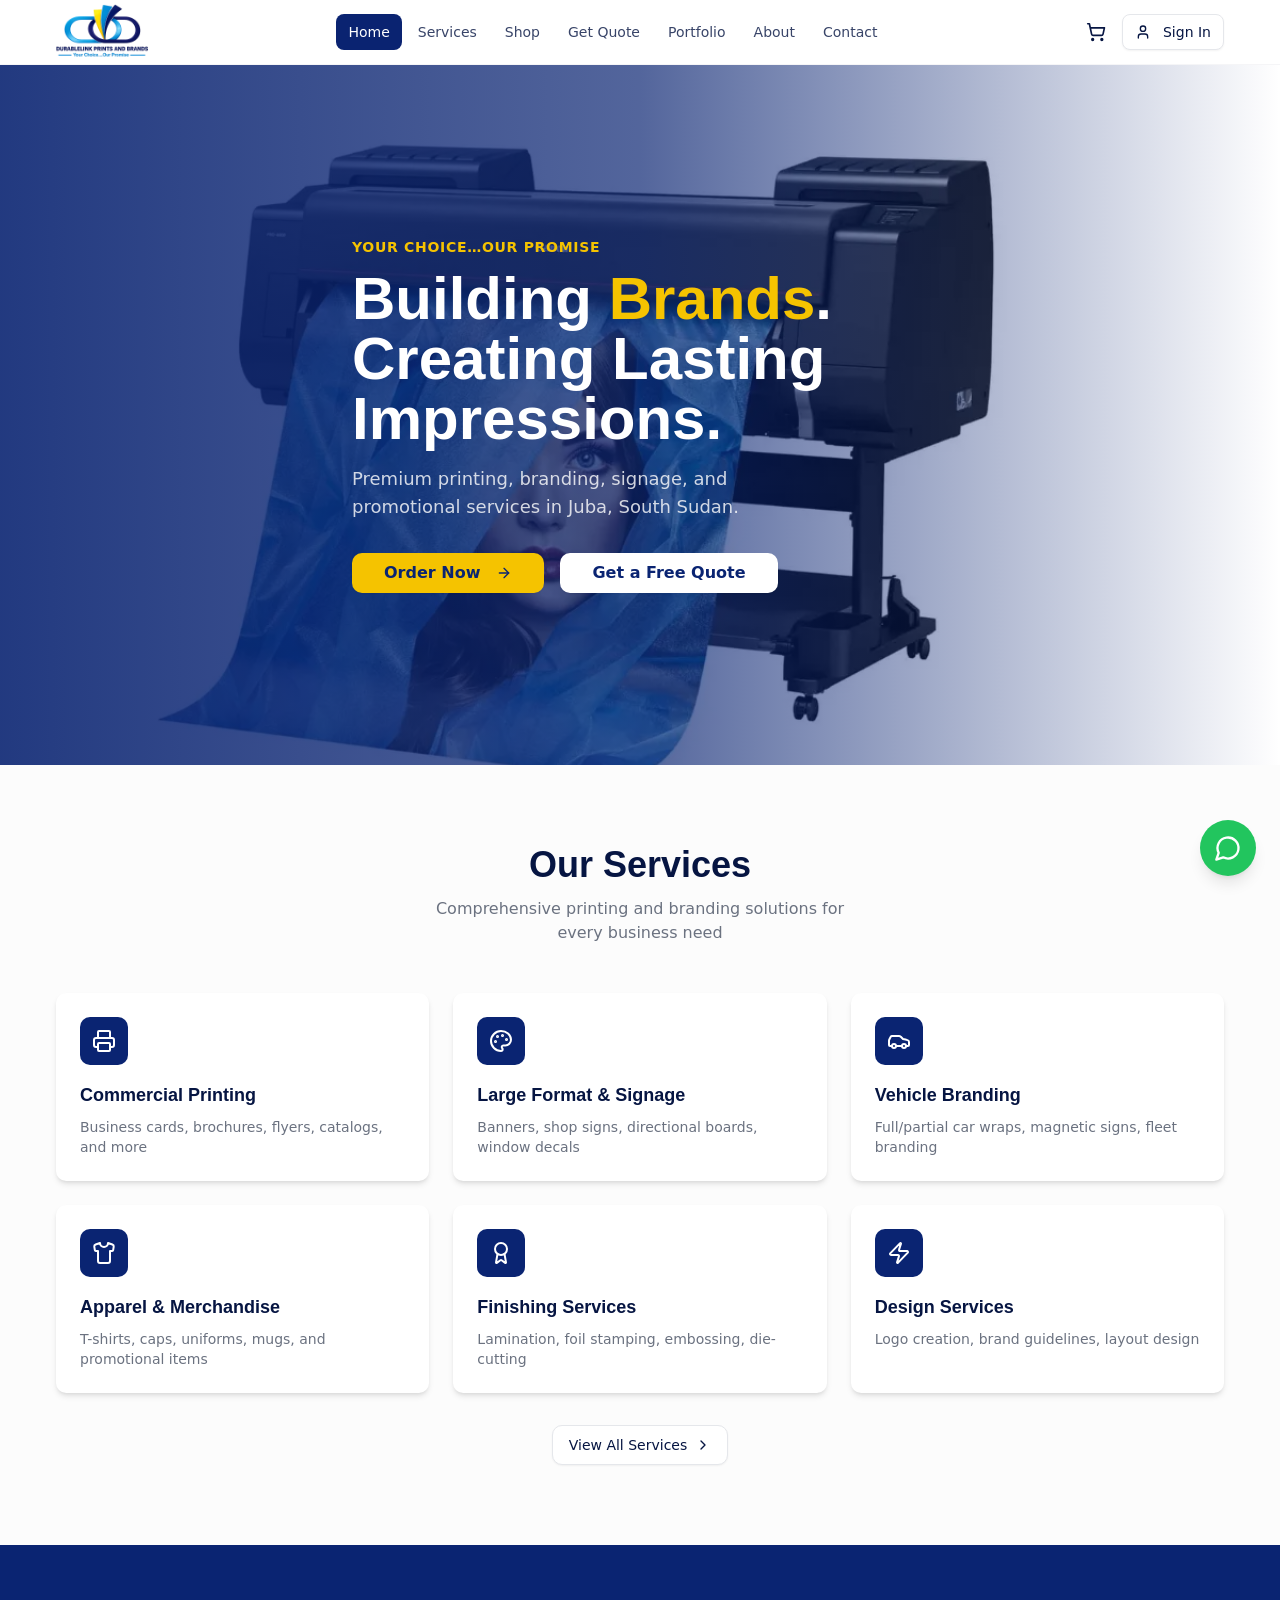
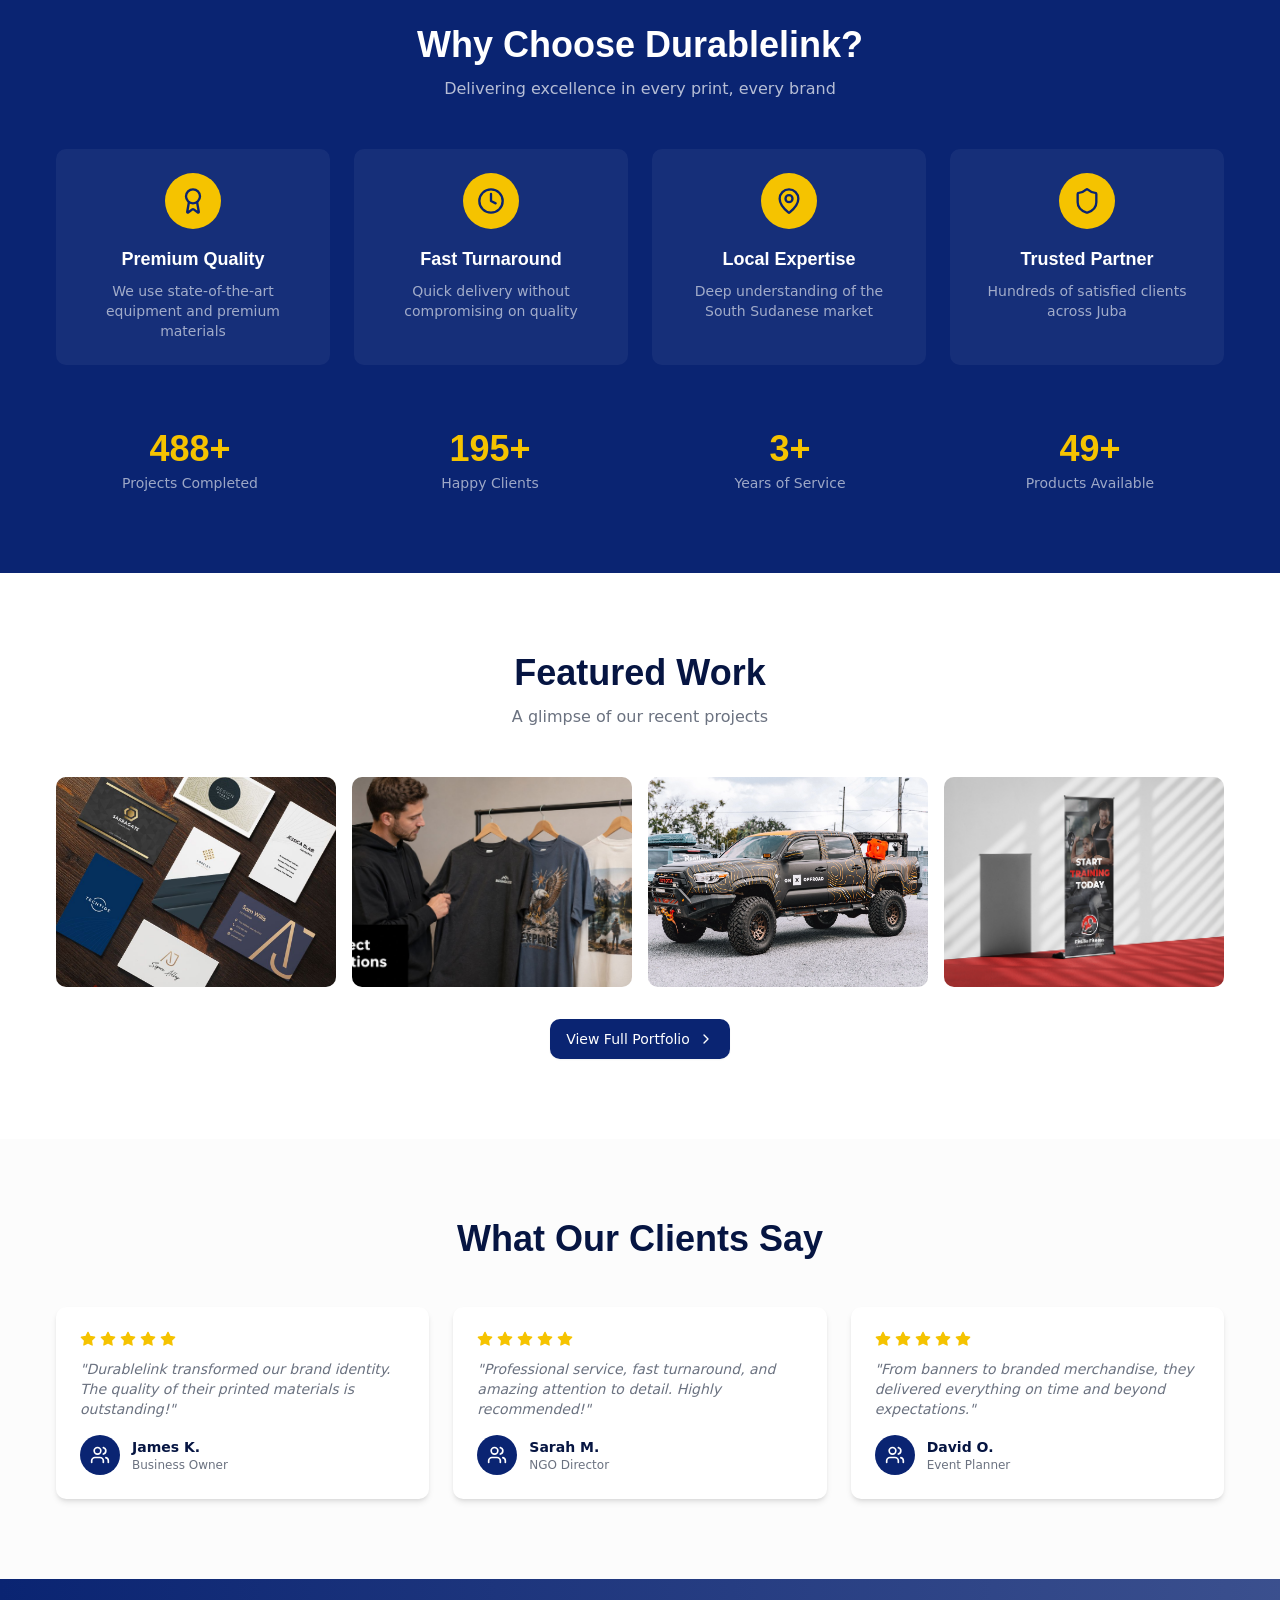
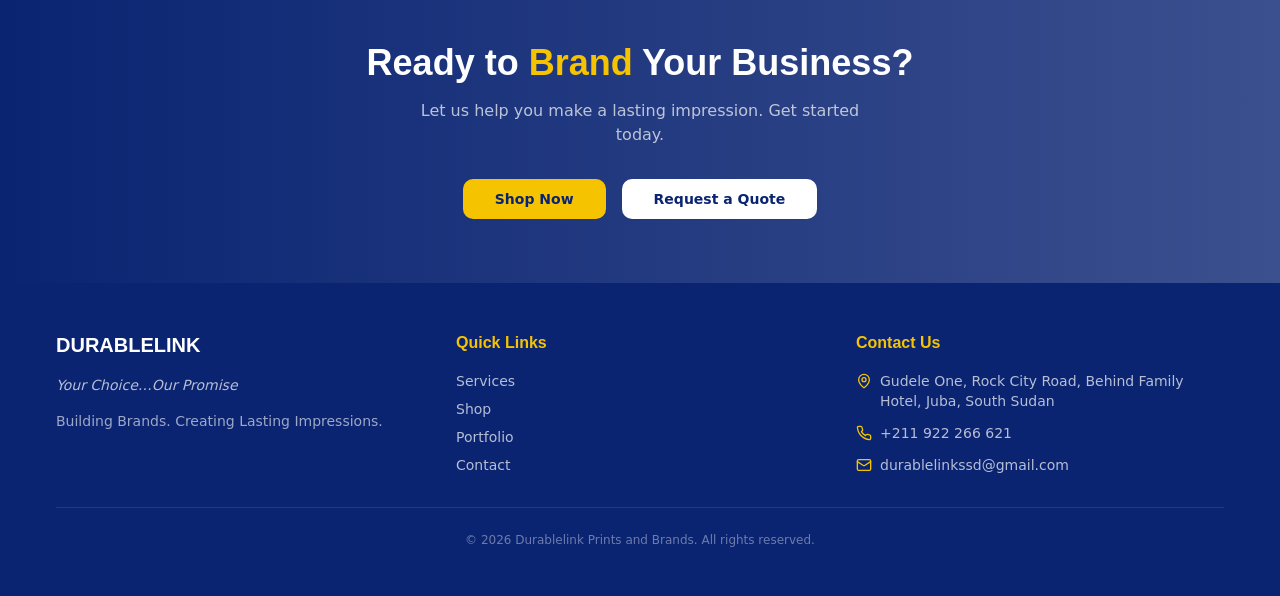
<file: index.html>
<!DOCTYPE html><html lang="en"><head>
<meta charset="utf-8"/>
<meta name="viewport" content="width=device-width, initial-scale=1"/>
<title>Durablelink Prints and Brands | Your Choice…Our Promise</title>
<meta name="description" content="Premium printing, branding, signage, and promotional services in Juba, South Sudan. Business cards, banners, vehicle wraps, apparel, and more."/>
<meta property="og:title" content="Durablelink Prints and Brands | Your Choice…Our Promise"/>
<meta property="og:description" content="Premium printing, branding, signage, and promotional services in Juba, South Sudan. Business cards, banners, vehicle wraps, apparel, and more."/>
<meta property="og:image" content="assets/og-image.png"/>
<meta name="twitter:card" content="summary_large_image"/>
<meta name="twitter:title" content="Durablelink Prints and Brands | Your Choice…Our Promise"/>
<meta name="twitter:description" content="Premium printing, branding, signage, and promotional services in Juba, South Sudan. Business cards, banners, vehicle wraps, apparel, and more."/>
<meta name="twitter:image" content="assets/og-image.png"/>
<link rel="shortcut icon" href="assets/favicon.png"/>
<link rel="icon" type="image/png" href="assets/favicon.png"/>
<link rel="stylesheet" href="assets/style.css"/>
<link rel="stylesheet" href="assets/site.css"/>
<script>!function(){try{var d=document.documentElement,c=d.classList;c.remove('light','dark');var e=localStorage.getItem('theme');if('system'===e||(!e&&false)){var t='(prefers-color-scheme: dark)',m=window.matchMedia(t);if(m.media!==t||m.matches){d.style.colorScheme='dark';c.add('dark')}else{d.style.colorScheme='light';c.add('light')}}else if(e){c.add(e||'')}else{c.add('light')}if(e==='light'||e==='dark'||!e)d.style.colorScheme=e||'light'}catch(e){}}()</script>
<script src="https://apps.abacus.ai/chatllm/appllm-lib.js" defer></script>
</head><body class="__variable_c70c06 __variable_2fad4c font-sans antialiased"><div class="min-h-screen"><header class="sticky top-0 z-50 w-full border-b border-border/40 bg-background/80 backdrop-blur-lg"><div class="mx-auto flex h-16 max-w-[1200px] items-center justify-between px-4"><a class="flex items-center gap-1 group" href="index.html" aria-label="Durablelink Prints and Brands - Home"><img src="assets/brand/logo-header.png" alt="Durablelink Prints and Brands logo" class="h-14 w-auto" width="92" height="56"/></a><nav class="hidden lg:flex items-center gap-1"><a class="px-3 py-2 rounded-md text-sm font-medium transition-colors bg-primary text-primary-foreground" href="index.html">Home</a><a class="px-3 py-2 rounded-md text-sm font-medium transition-colors text-foreground/80 hover:bg-muted hover:text-foreground" href="services.html">Services</a><a class="px-3 py-2 rounded-md text-sm font-medium transition-colors text-foreground/80 hover:bg-muted hover:text-foreground" href="shop.html">Shop</a><a class="px-3 py-2 rounded-md text-sm font-medium transition-colors text-foreground/80 hover:bg-muted hover:text-foreground" href="quote.html">Get Quote</a><a class="px-3 py-2 rounded-md text-sm font-medium transition-colors text-foreground/80 hover:bg-muted hover:text-foreground" href="portfolio.html">Portfolio</a><a class="px-3 py-2 rounded-md text-sm font-medium transition-colors text-foreground/80 hover:bg-muted hover:text-foreground" href="about.html">About</a><a class="px-3 py-2 rounded-md text-sm font-medium transition-colors text-foreground/80 hover:bg-muted hover:text-foreground" href="contact.html">Contact</a></nav><div class="flex items-center gap-2"><a class="relative p-2 rounded-md hover:bg-muted transition-colors" href="cart.html"><svg xmlns="http://www.w3.org/2000/svg" width="24" height="24" viewBox="0 0 24 24" fill="none" stroke="currentColor" stroke-width="2" stroke-linecap="round" stroke-linejoin="round" class="lucide lucide-shopping-cart w-5 h-5"><circle cx="8" cy="21" r="1"></circle><circle cx="19" cy="21" r="1"></circle><path d="M2.05 2.05h2l2.66 12.42a2 2 0 0 0 2 1.58h9.78a2 2 0 0 0 1.95-1.57l1.65-7.43H5.12"></path></svg><span id="cart-badge" class="hidden">0</span></a><a class="inline-flex items-center justify-center gap-2 whitespace-nowrap text-sm font-medium transition-all duration-fast focus-visible:outline-none focus-visible:ring-2 focus-visible:ring-ring focus-visible:ring-offset-2 focus-visible:ring-offset-background active:scale-[0.98] disabled:pointer-events-none disabled:opacity-50 [&amp;_svg]:pointer-events-none [&amp;_svg]:w-4 [&amp;_svg]:h-4 [&amp;_svg]:shrink-0 border border-input bg-background shadow-sm hover:bg-accent hover:text-accent-foreground hover:border-accent hover:shadow-sm h-9 rounded-md px-3 hidden sm:inline-flex" href="login.html"><svg xmlns="http://www.w3.org/2000/svg" width="24" height="24" viewBox="0 0 24 24" fill="none" stroke="currentColor" stroke-width="2" stroke-linecap="round" stroke-linejoin="round" class="lucide lucide-user w-4 h-4 mr-1"><path d="M19 21v-2a4 4 0 0 0-4-4H9a4 4 0 0 0-4 4v2"></path><circle cx="12" cy="7" r="4"></circle></svg> Sign In</a><button class="lg:hidden p-2 rounded-md hover:bg-muted" aria-label="Toggle menu"><svg id="menu-icon-open" xmlns="http://www.w3.org/2000/svg" width="24" height="24" viewBox="0 0 24 24" fill="none" stroke="currentColor" stroke-width="2" stroke-linecap="round" stroke-linejoin="round" class="lucide lucide-menu w-5 h-5"><line x1="4" x2="20" y1="12" y2="12"></line><line x1="4" x2="20" y1="6" y2="6"></line><line x1="4" x2="20" y1="18" y2="18"></line></svg><svg id="menu-icon-close" xmlns="http://www.w3.org/2000/svg" width="24" height="24" viewBox="0 0 24 24" fill="none" stroke="currentColor" stroke-width="2" stroke-linecap="round" stroke-linejoin="round" class="lucide lucide-menu w-5 h-5 hidden"><path d="M18 6 6 18"></path><path d="m6 6 12 12"></path></svg></button></div></div></header>
<div id="mobile-menu" class="lg:hidden hidden border-b border-border/40 bg-background/80 backdrop-blur-lg shadow-md">
  <nav class="mx-auto max-w-[1200px] px-4 py-3 flex flex-col gap-1">
<a class="px-3 py-2 rounded-md text-sm font-medium bg-primary text-primary-foreground" href="index.html">Home</a>
<a class="px-3 py-2 rounded-md text-sm font-medium text-foreground/80 hover:bg-muted hover:text-foreground" href="services.html">Services</a>
<a class="px-3 py-2 rounded-md text-sm font-medium text-foreground/80 hover:bg-muted hover:text-foreground" href="shop.html">Shop</a>
<a class="px-3 py-2 rounded-md text-sm font-medium text-foreground/80 hover:bg-muted hover:text-foreground" href="quote.html">Get Quote</a>
<a class="px-3 py-2 rounded-md text-sm font-medium text-foreground/80 hover:bg-muted hover:text-foreground" href="portfolio.html">Portfolio</a>
<a class="px-3 py-2 rounded-md text-sm font-medium text-foreground/80 hover:bg-muted hover:text-foreground" href="about.html">About</a>
<a class="px-3 py-2 rounded-md text-sm font-medium text-foreground/80 hover:bg-muted hover:text-foreground" href="contact.html">Contact</a>
<div class="my-2 border-t border-border/40"></div>
<a class="px-3 py-2 rounded-md text-sm font-medium text-foreground/80 hover:bg-muted hover:text-foreground" href="login.html">Sign In</a>
  </nav>
</div>
<section class="relative min-h-[600px] md:min-h-[700px] flex items-center overflow-hidden"><div class="absolute inset-0"><img alt="Modern printing workspace with large format printers producing colorful prints" fetchPriority="high" decoding="async" class="object-cover" style="position:absolute;height:100%;width:100%;left:0;top:0;right:0;bottom:0;color:transparent" src="assets/images/img-10.webp"/><div class="absolute inset-0 bg-gradient-to-r from-[#0A2472]/90 via-[#0A2472]/70 to-transparent"></div></div><div class="relative mx-auto max-w-[1200px] px-4 py-20"><div class="reveal max-w-xl"  style="--rd:30px"><p class="text-[#F5C300] font-semibold text-sm uppercase tracking-wider mb-3">Your Choice…Our Promise</p><h1 class="text-4xl md:text-5xl lg:text-6xl font-display font-extrabold text-white leading-tight mb-4">Building <span class="text-[#F5C300]">Brands</span>.<br/>Creating Lasting Impressions.</h1><p class="text-white/80 text-lg mb-8 max-w-md">Premium printing, branding, signage, and promotional services in Juba, South Sudan.</p><div class="flex flex-wrap gap-4"><a href="shop.html" class="inline-flex items-center justify-center gap-2 whitespace-nowrap rounded-lg transition-all duration-fast focus-visible:outline-none focus-visible:ring-2 focus-visible:ring-ring focus-visible:ring-offset-2 focus-visible:ring-offset-background active:scale-[0.98] disabled:pointer-events-none disabled:opacity-50 [&amp;_svg]:pointer-events-none [&amp;_svg]:w-4 [&amp;_svg]:h-4 [&amp;_svg]:shrink-0 shadow-sm hover:shadow-md h-10 bg-[#F5C300] text-[#0A2472] hover:bg-[#F5C300]/90 font-bold px-8 py-3 text-base">Order Now <svg xmlns="http://www.w3.org/2000/svg" width="24" height="24" viewBox="0 0 24 24" fill="none" stroke="currentColor" stroke-width="2" stroke-linecap="round" stroke-linejoin="round" class="lucide lucide-arrow-right ml-2 w-4 h-4"><path d="M5 12h14"></path><path d="m12 5 7 7-7 7"></path></svg></a><a href="quote.html" class="inline-flex items-center justify-center gap-2 whitespace-nowrap rounded-lg transition-all duration-fast focus-visible:outline-none focus-visible:ring-2 focus-visible:ring-ring focus-visible:ring-offset-2 focus-visible:ring-offset-background active:scale-[0.98] disabled:pointer-events-none disabled:opacity-50 [&amp;_svg]:pointer-events-none [&amp;_svg]:w-4 [&amp;_svg]:h-4 [&amp;_svg]:shrink-0 shadow-sm hover:shadow-md h-10 bg-white text-[#0A2472] hover:bg-white/90 px-8 py-3 text-base font-bold">Get a Free Quote</a></div></div></div></section><section class="py-20 bg-muted/30"><div class="mx-auto max-w-[1200px] px-4"><div class="reveal text-center mb-12"  style="--rd:20px"><h2 class="text-3xl md:text-4xl font-display font-bold mb-3">Our Services</h2><p class="text-muted-foreground max-w-md mx-auto">Comprehensive printing and branding solutions for every business need</p></div><div class="grid grid-cols-1 sm:grid-cols-2 lg:grid-cols-3 gap-6"><div class="reveal bg-card rounded-lg p-6 shadow-md hover:shadow-lg transition-shadow group cursor-pointer"  style="--rd:20px"><div class="w-12 h-12 rounded-lg bg-[#0A2472] flex items-center justify-center mb-4 group-hover:bg-[#F5C300] transition-colors"><svg xmlns="http://www.w3.org/2000/svg" width="24" height="24" viewBox="0 0 24 24" fill="none" stroke="currentColor" stroke-width="2" stroke-linecap="round" stroke-linejoin="round" class="lucide lucide-printer w-6 h-6 text-white group-hover:text-[#0A2472] transition-colors"><path d="M6 18H4a2 2 0 0 1-2-2v-5a2 2 0 0 1 2-2h16a2 2 0 0 1 2 2v5a2 2 0 0 1-2 2h-2"></path><path d="M6 9V3a1 1 0 0 1 1-1h10a1 1 0 0 1 1 1v6"></path><rect x="6" y="14" width="12" height="8" rx="1"></rect></svg></div><h3 class="font-display font-bold text-lg mb-2">Commercial Printing</h3><p class="text-muted-foreground text-sm">Business cards, brochures, flyers, catalogs, and more</p></div><div class="reveal bg-card rounded-lg p-6 shadow-md hover:shadow-lg transition-shadow group cursor-pointer"  style="--rd:20px"><div class="w-12 h-12 rounded-lg bg-[#0A2472] flex items-center justify-center mb-4 group-hover:bg-[#F5C300] transition-colors"><svg xmlns="http://www.w3.org/2000/svg" width="24" height="24" viewBox="0 0 24 24" fill="none" stroke="currentColor" stroke-width="2" stroke-linecap="round" stroke-linejoin="round" class="lucide lucide-palette w-6 h-6 text-white group-hover:text-[#0A2472] transition-colors"><circle cx="13.5" cy="6.5" r=".5" fill="currentColor"></circle><circle cx="17.5" cy="10.5" r=".5" fill="currentColor"></circle><circle cx="8.5" cy="7.5" r=".5" fill="currentColor"></circle><circle cx="6.5" cy="12.5" r=".5" fill="currentColor"></circle><path d="M12 2C6.5 2 2 6.5 2 12s4.5 10 10 10c.926 0 1.648-.746 1.648-1.688 0-.437-.18-.835-.437-1.125-.29-.289-.438-.652-.438-1.125a1.64 1.64 0 0 1 1.668-1.668h1.996c3.051 0 5.555-2.503 5.555-5.554C21.965 6.012 17.461 2 12 2z"></path></svg></div><h3 class="font-display font-bold text-lg mb-2">Large Format &amp; Signage</h3><p class="text-muted-foreground text-sm">Banners, shop signs, directional boards, window decals</p></div><div class="reveal bg-card rounded-lg p-6 shadow-md hover:shadow-lg transition-shadow group cursor-pointer"  style="--rd:20px"><div class="w-12 h-12 rounded-lg bg-[#0A2472] flex items-center justify-center mb-4 group-hover:bg-[#F5C300] transition-colors"><svg xmlns="http://www.w3.org/2000/svg" width="24" height="24" viewBox="0 0 24 24" fill="none" stroke="currentColor" stroke-width="2" stroke-linecap="round" stroke-linejoin="round" class="lucide lucide-car w-6 h-6 text-white group-hover:text-[#0A2472] transition-colors"><path d="M19 17h2c.6 0 1-.4 1-1v-3c0-.9-.7-1.7-1.5-1.9C18.7 10.6 16 10 16 10s-1.3-1.4-2.2-2.3c-.5-.4-1.1-.7-1.8-.7H5c-.6 0-1.1.4-1.4.9l-1.4 2.9A3.7 3.7 0 0 0 2 12v4c0 .6.4 1 1 1h2"></path><circle cx="7" cy="17" r="2"></circle><path d="M9 17h6"></path><circle cx="17" cy="17" r="2"></circle></svg></div><h3 class="font-display font-bold text-lg mb-2">Vehicle Branding</h3><p class="text-muted-foreground text-sm">Full/partial car wraps, magnetic signs, fleet branding</p></div><div class="reveal bg-card rounded-lg p-6 shadow-md hover:shadow-lg transition-shadow group cursor-pointer"  style="--rd:20px"><div class="w-12 h-12 rounded-lg bg-[#0A2472] flex items-center justify-center mb-4 group-hover:bg-[#F5C300] transition-colors"><svg xmlns="http://www.w3.org/2000/svg" width="24" height="24" viewBox="0 0 24 24" fill="none" stroke="currentColor" stroke-width="2" stroke-linecap="round" stroke-linejoin="round" class="lucide lucide-shirt w-6 h-6 text-white group-hover:text-[#0A2472] transition-colors"><path d="M20.38 3.46 16 2a4 4 0 0 1-8 0L3.62 3.46a2 2 0 0 0-1.34 2.23l.58 3.47a1 1 0 0 0 .99.84H6v10c0 1.1.9 2 2 2h8a2 2 0 0 0 2-2V10h2.15a1 1 0 0 0 .99-.84l.58-3.47a2 2 0 0 0-1.34-2.23z"></path></svg></div><h3 class="font-display font-bold text-lg mb-2">Apparel &amp; Merchandise</h3><p class="text-muted-foreground text-sm">T-shirts, caps, uniforms, mugs, and promotional items</p></div><div class="reveal bg-card rounded-lg p-6 shadow-md hover:shadow-lg transition-shadow group cursor-pointer"  style="--rd:20px"><div class="w-12 h-12 rounded-lg bg-[#0A2472] flex items-center justify-center mb-4 group-hover:bg-[#F5C300] transition-colors"><svg xmlns="http://www.w3.org/2000/svg" width="24" height="24" viewBox="0 0 24 24" fill="none" stroke="currentColor" stroke-width="2" stroke-linecap="round" stroke-linejoin="round" class="lucide lucide-award w-6 h-6 text-white group-hover:text-[#0A2472] transition-colors"><path d="m15.477 12.89 1.515 8.526a.5.5 0 0 1-.81.47l-3.58-2.687a1 1 0 0 0-1.197 0l-3.586 2.686a.5.5 0 0 1-.81-.469l1.514-8.526"></path><circle cx="12" cy="8" r="6"></circle></svg></div><h3 class="font-display font-bold text-lg mb-2">Finishing Services</h3><p class="text-muted-foreground text-sm">Lamination, foil stamping, embossing, die-cutting</p></div><div class="reveal bg-card rounded-lg p-6 shadow-md hover:shadow-lg transition-shadow group cursor-pointer"  style="--rd:20px"><div class="w-12 h-12 rounded-lg bg-[#0A2472] flex items-center justify-center mb-4 group-hover:bg-[#F5C300] transition-colors"><svg xmlns="http://www.w3.org/2000/svg" width="24" height="24" viewBox="0 0 24 24" fill="none" stroke="currentColor" stroke-width="2" stroke-linecap="round" stroke-linejoin="round" class="lucide lucide-zap w-6 h-6 text-white group-hover:text-[#0A2472] transition-colors"><path d="M4 14a1 1 0 0 1-.78-1.63l9.9-10.2a.5.5 0 0 1 .86.46l-1.92 6.02A1 1 0 0 0 13 10h7a1 1 0 0 1 .78 1.63l-9.9 10.2a.5.5 0 0 1-.86-.46l1.92-6.02A1 1 0 0 0 11 14z"></path></svg></div><h3 class="font-display font-bold text-lg mb-2">Design Services</h3><p class="text-muted-foreground text-sm">Logo creation, brand guidelines, layout design</p></div></div><div class="text-center mt-8"><a href="services.html" class="inline-flex items-center justify-center whitespace-nowrap rounded-lg text-sm font-medium transition-all duration-fast focus-visible:outline-none focus-visible:ring-2 focus-visible:ring-ring focus-visible:ring-offset-2 focus-visible:ring-offset-background active:scale-[0.98] disabled:pointer-events-none disabled:opacity-50 [&amp;_svg]:pointer-events-none [&amp;_svg]:w-4 [&amp;_svg]:h-4 [&amp;_svg]:shrink-0 border border-input bg-background shadow-sm hover:bg-accent hover:text-accent-foreground hover:border-accent hover:shadow-sm h-10 px-4 py-2 gap-2">View All Services <svg xmlns="http://www.w3.org/2000/svg" width="24" height="24" viewBox="0 0 24 24" fill="none" stroke="currentColor" stroke-width="2" stroke-linecap="round" stroke-linejoin="round" class="lucide lucide-chevron-right w-4 h-4"><path d="m9 18 6-6-6-6"></path></svg></a></div></div></section><section class="py-20 bg-[#0A2472] text-white"><div class="mx-auto max-w-[1200px] px-4"><div class="reveal text-center mb-12"  style="--rd:20px"><h2 class="text-3xl md:text-4xl font-display font-bold mb-3">Why Choose Durablelink?</h2><p class="text-white/70 max-w-md mx-auto">Delivering excellence in every print, every brand</p></div><div class="grid grid-cols-1 sm:grid-cols-2 lg:grid-cols-4 gap-6"><div class="reveal text-center p-6 rounded-lg bg-white/5 hover:bg-white/10 transition-colors"  style="--rd:20px"><div class="w-14 h-14 rounded-full bg-[#F5C300] flex items-center justify-center mx-auto mb-4"><svg xmlns="http://www.w3.org/2000/svg" width="24" height="24" viewBox="0 0 24 24" fill="none" stroke="currentColor" stroke-width="2" stroke-linecap="round" stroke-linejoin="round" class="lucide lucide-award w-7 h-7 text-[#0A2472]"><path d="m15.477 12.89 1.515 8.526a.5.5 0 0 1-.81.47l-3.58-2.687a1 1 0 0 0-1.197 0l-3.586 2.686a.5.5 0 0 1-.81-.469l1.514-8.526"></path><circle cx="12" cy="8" r="6"></circle></svg></div><h3 class="font-display font-bold text-lg mb-2">Premium Quality</h3><p class="text-white/60 text-sm">We use state-of-the-art equipment and premium materials</p></div><div class="reveal text-center p-6 rounded-lg bg-white/5 hover:bg-white/10 transition-colors"  style="--rd:20px"><div class="w-14 h-14 rounded-full bg-[#F5C300] flex items-center justify-center mx-auto mb-4"><svg xmlns="http://www.w3.org/2000/svg" width="24" height="24" viewBox="0 0 24 24" fill="none" stroke="currentColor" stroke-width="2" stroke-linecap="round" stroke-linejoin="round" class="lucide lucide-clock w-7 h-7 text-[#0A2472]"><circle cx="12" cy="12" r="10"></circle><polyline points="12 6 12 12 16 14"></polyline></svg></div><h3 class="font-display font-bold text-lg mb-2">Fast Turnaround</h3><p class="text-white/60 text-sm">Quick delivery without compromising on quality</p></div><div class="reveal text-center p-6 rounded-lg bg-white/5 hover:bg-white/10 transition-colors"  style="--rd:20px"><div class="w-14 h-14 rounded-full bg-[#F5C300] flex items-center justify-center mx-auto mb-4"><svg xmlns="http://www.w3.org/2000/svg" width="24" height="24" viewBox="0 0 24 24" fill="none" stroke="currentColor" stroke-width="2" stroke-linecap="round" stroke-linejoin="round" class="lucide lucide-map-pin w-7 h-7 text-[#0A2472]"><path d="M20 10c0 4.993-5.539 10.193-7.399 11.799a1 1 0 0 1-1.202 0C9.539 20.193 4 14.993 4 10a8 8 0 0 1 16 0"></path><circle cx="12" cy="10" r="3"></circle></svg></div><h3 class="font-display font-bold text-lg mb-2">Local Expertise</h3><p class="text-white/60 text-sm">Deep understanding of the South Sudanese market</p></div><div class="reveal text-center p-6 rounded-lg bg-white/5 hover:bg-white/10 transition-colors"  style="--rd:20px"><div class="w-14 h-14 rounded-full bg-[#F5C300] flex items-center justify-center mx-auto mb-4"><svg xmlns="http://www.w3.org/2000/svg" width="24" height="24" viewBox="0 0 24 24" fill="none" stroke="currentColor" stroke-width="2" stroke-linecap="round" stroke-linejoin="round" class="lucide lucide-shield w-7 h-7 text-[#0A2472]"><path d="M20 13c0 5-3.5 7.5-7.66 8.95a1 1 0 0 1-.67-.01C7.5 20.5 4 18 4 13V6a1 1 0 0 1 1-1c2 0 4.5-1.2 6.24-2.72a1.17 1.17 0 0 1 1.52 0C14.51 3.81 17 5 19 5a1 1 0 0 1 1 1z"></path></svg></div><h3 class="font-display font-bold text-lg mb-2">Trusted Partner</h3><p class="text-white/60 text-sm">Hundreds of satisfied clients across Juba</p></div></div><div class="mt-16 grid grid-cols-2 md:grid-cols-4 gap-8 text-center"><div><div class="text-3xl md:text-4xl font-display font-extrabold text-[#F5C300]"><span data-count="500" data-suffix="+">500+</span></div><p class="text-white/60 text-sm mt-1">Projects Completed</p></div><div><div class="text-3xl md:text-4xl font-display font-extrabold text-[#F5C300]"><span data-count="200" data-suffix="+">200+</span></div><p class="text-white/60 text-sm mt-1">Happy Clients</p></div><div><div class="text-3xl md:text-4xl font-display font-extrabold text-[#F5C300]"><span data-count="3" data-suffix="+">3+</span></div><p class="text-white/60 text-sm mt-1">Years of Service</p></div><div><div class="text-3xl md:text-4xl font-display font-extrabold text-[#F5C300]"><span data-count="50" data-suffix="+">50+</span></div><p class="text-white/60 text-sm mt-1">Products Available</p></div></div></div></section><section class="py-20"><div class="mx-auto max-w-[1200px] px-4"><div class="reveal text-center mb-12"  style="--rd:20px"><h2 class="text-3xl md:text-4xl font-display font-bold mb-3">Featured Work</h2><p class="text-muted-foreground max-w-md mx-auto">A glimpse of our recent projects</p></div><div class="grid grid-cols-2 lg:grid-cols-4 gap-4"><div class="reveal reveal-scale relative aspect-[4/3] rounded-lg overflow-hidden group"  style="--rd:0.95"><img alt="Business Cards" loading="lazy" decoding="async" class="object-cover group-hover:scale-110 transition-transform duration-500" style="position:absolute;height:100%;width:100%;left:0;top:0;right:0;bottom:0;color:transparent" src="assets/images/img-11.jpg"/><div class="absolute inset-0 bg-gradient-to-t from-black/70 to-transparent opacity-0 group-hover:opacity-100 transition-opacity flex items-end p-4"><span class="text-white font-semibold text-sm">Business Cards</span></div></div><div class="reveal reveal-scale relative aspect-[4/3] rounded-lg overflow-hidden group"  style="--rd:0.95"><img alt="Vinyl Banners" loading="lazy" decoding="async" class="object-cover group-hover:scale-110 transition-transform duration-500" style="position:absolute;height:100%;width:100%;left:0;top:0;right:0;bottom:0;color:transparent" src="assets/images/img-00.jpg"/><div class="absolute inset-0 bg-gradient-to-t from-black/70 to-transparent opacity-0 group-hover:opacity-100 transition-opacity flex items-end p-4"><span class="text-white font-semibold text-sm">Vinyl Banners</span></div></div><div class="reveal reveal-scale relative aspect-[4/3] rounded-lg overflow-hidden group"  style="--rd:0.95"><img alt="Vehicle Wraps" loading="lazy" decoding="async" class="object-cover group-hover:scale-110 transition-transform duration-500" style="position:absolute;height:100%;width:100%;left:0;top:0;right:0;bottom:0;color:transparent" src="assets/images/img-05.jpg"/><div class="absolute inset-0 bg-gradient-to-t from-black/70 to-transparent opacity-0 group-hover:opacity-100 transition-opacity flex items-end p-4"><span class="text-white font-semibold text-sm">Vehicle Wraps</span></div></div><div class="reveal reveal-scale relative aspect-[4/3] rounded-lg overflow-hidden group"  style="--rd:0.95"><img alt="Branded Apparel" loading="lazy" decoding="async" class="object-cover group-hover:scale-110 transition-transform duration-500" style="position:absolute;height:100%;width:100%;left:0;top:0;right:0;bottom:0;color:transparent" src="assets/images/img-02.jpg"/><div class="absolute inset-0 bg-gradient-to-t from-black/70 to-transparent opacity-0 group-hover:opacity-100 transition-opacity flex items-end p-4"><span class="text-white font-semibold text-sm">Branded Apparel</span></div></div></div><div class="text-center mt-8"><a href="portfolio.html" class="inline-flex items-center justify-center whitespace-nowrap rounded-lg text-sm font-medium transition-all duration-fast focus-visible:outline-none focus-visible:ring-2 focus-visible:ring-ring focus-visible:ring-offset-2 focus-visible:ring-offset-background active:scale-[0.98] disabled:pointer-events-none disabled:opacity-50 [&amp;_svg]:pointer-events-none [&amp;_svg]:w-4 [&amp;_svg]:h-4 [&amp;_svg]:shrink-0 text-primary-foreground shadow-sm hover:shadow-md h-10 px-4 py-2 bg-[#0A2472] hover:bg-[#0A2472]/90 gap-2">View Full Portfolio <svg xmlns="http://www.w3.org/2000/svg" width="24" height="24" viewBox="0 0 24 24" fill="none" stroke="currentColor" stroke-width="2" stroke-linecap="round" stroke-linejoin="round" class="lucide lucide-chevron-right w-4 h-4"><path d="m9 18 6-6-6-6"></path></svg></a></div></div></section><section class="py-20 bg-muted/30"><div class="mx-auto max-w-[1200px] px-4"><div class="reveal text-center mb-12"  style="--rd:20px"><h2 class="text-3xl md:text-4xl font-display font-bold mb-3">What Our Clients Say</h2></div><div class="grid grid-cols-1 md:grid-cols-3 gap-6"><div class="reveal bg-card rounded-lg p-6 shadow-md"  style="--rd:20px"><div class="flex gap-1 mb-3"><svg xmlns="http://www.w3.org/2000/svg" width="24" height="24" viewBox="0 0 24 24" fill="none" stroke="currentColor" stroke-width="2" stroke-linecap="round" stroke-linejoin="round" class="lucide lucide-star w-4 h-4 fill-[#F5C300] text-[#F5C300]"><polygon points="12 2 15.09 8.26 22 9.27 17 14.14 18.18 21.02 12 17.77 5.82 21.02 7 14.14 2 9.27 8.91 8.26 12 2"></polygon></svg><svg xmlns="http://www.w3.org/2000/svg" width="24" height="24" viewBox="0 0 24 24" fill="none" stroke="currentColor" stroke-width="2" stroke-linecap="round" stroke-linejoin="round" class="lucide lucide-star w-4 h-4 fill-[#F5C300] text-[#F5C300]"><polygon points="12 2 15.09 8.26 22 9.27 17 14.14 18.18 21.02 12 17.77 5.82 21.02 7 14.14 2 9.27 8.91 8.26 12 2"></polygon></svg><svg xmlns="http://www.w3.org/2000/svg" width="24" height="24" viewBox="0 0 24 24" fill="none" stroke="currentColor" stroke-width="2" stroke-linecap="round" stroke-linejoin="round" class="lucide lucide-star w-4 h-4 fill-[#F5C300] text-[#F5C300]"><polygon points="12 2 15.09 8.26 22 9.27 17 14.14 18.18 21.02 12 17.77 5.82 21.02 7 14.14 2 9.27 8.91 8.26 12 2"></polygon></svg><svg xmlns="http://www.w3.org/2000/svg" width="24" height="24" viewBox="0 0 24 24" fill="none" stroke="currentColor" stroke-width="2" stroke-linecap="round" stroke-linejoin="round" class="lucide lucide-star w-4 h-4 fill-[#F5C300] text-[#F5C300]"><polygon points="12 2 15.09 8.26 22 9.27 17 14.14 18.18 21.02 12 17.77 5.82 21.02 7 14.14 2 9.27 8.91 8.26 12 2"></polygon></svg><svg xmlns="http://www.w3.org/2000/svg" width="24" height="24" viewBox="0 0 24 24" fill="none" stroke="currentColor" stroke-width="2" stroke-linecap="round" stroke-linejoin="round" class="lucide lucide-star w-4 h-4 fill-[#F5C300] text-[#F5C300]"><polygon points="12 2 15.09 8.26 22 9.27 17 14.14 18.18 21.02 12 17.77 5.82 21.02 7 14.14 2 9.27 8.91 8.26 12 2"></polygon></svg></div><p class="text-muted-foreground text-sm mb-4 italic">&quot;<!-- -->Durablelink transformed our brand identity. The quality of their printed materials is outstanding!<!-- -->&quot;</p><div class="flex items-center gap-3"><div class="w-10 h-10 rounded-full bg-[#0A2472] flex items-center justify-center"><svg xmlns="http://www.w3.org/2000/svg" width="24" height="24" viewBox="0 0 24 24" fill="none" stroke="currentColor" stroke-width="2" stroke-linecap="round" stroke-linejoin="round" class="lucide lucide-users w-5 h-5 text-white"><path d="M16 21v-2a4 4 0 0 0-4-4H6a4 4 0 0 0-4 4v2"></path><circle cx="9" cy="7" r="4"></circle><path d="M22 21v-2a4 4 0 0 0-3-3.87"></path><path d="M16 3.13a4 4 0 0 1 0 7.75"></path></svg></div><div><p class="font-semibold text-sm">James K.</p><p class="text-xs text-muted-foreground">Business Owner</p></div></div></div><div class="reveal bg-card rounded-lg p-6 shadow-md"  style="--rd:20px"><div class="flex gap-1 mb-3"><svg xmlns="http://www.w3.org/2000/svg" width="24" height="24" viewBox="0 0 24 24" fill="none" stroke="currentColor" stroke-width="2" stroke-linecap="round" stroke-linejoin="round" class="lucide lucide-star w-4 h-4 fill-[#F5C300] text-[#F5C300]"><polygon points="12 2 15.09 8.26 22 9.27 17 14.14 18.18 21.02 12 17.77 5.82 21.02 7 14.14 2 9.27 8.91 8.26 12 2"></polygon></svg><svg xmlns="http://www.w3.org/2000/svg" width="24" height="24" viewBox="0 0 24 24" fill="none" stroke="currentColor" stroke-width="2" stroke-linecap="round" stroke-linejoin="round" class="lucide lucide-star w-4 h-4 fill-[#F5C300] text-[#F5C300]"><polygon points="12 2 15.09 8.26 22 9.27 17 14.14 18.18 21.02 12 17.77 5.82 21.02 7 14.14 2 9.27 8.91 8.26 12 2"></polygon></svg><svg xmlns="http://www.w3.org/2000/svg" width="24" height="24" viewBox="0 0 24 24" fill="none" stroke="currentColor" stroke-width="2" stroke-linecap="round" stroke-linejoin="round" class="lucide lucide-star w-4 h-4 fill-[#F5C300] text-[#F5C300]"><polygon points="12 2 15.09 8.26 22 9.27 17 14.14 18.18 21.02 12 17.77 5.82 21.02 7 14.14 2 9.27 8.91 8.26 12 2"></polygon></svg><svg xmlns="http://www.w3.org/2000/svg" width="24" height="24" viewBox="0 0 24 24" fill="none" stroke="currentColor" stroke-width="2" stroke-linecap="round" stroke-linejoin="round" class="lucide lucide-star w-4 h-4 fill-[#F5C300] text-[#F5C300]"><polygon points="12 2 15.09 8.26 22 9.27 17 14.14 18.18 21.02 12 17.77 5.82 21.02 7 14.14 2 9.27 8.91 8.26 12 2"></polygon></svg><svg xmlns="http://www.w3.org/2000/svg" width="24" height="24" viewBox="0 0 24 24" fill="none" stroke="currentColor" stroke-width="2" stroke-linecap="round" stroke-linejoin="round" class="lucide lucide-star w-4 h-4 fill-[#F5C300] text-[#F5C300]"><polygon points="12 2 15.09 8.26 22 9.27 17 14.14 18.18 21.02 12 17.77 5.82 21.02 7 14.14 2 9.27 8.91 8.26 12 2"></polygon></svg></div><p class="text-muted-foreground text-sm mb-4 italic">&quot;<!-- -->Professional service, fast turnaround, and amazing attention to detail. Highly recommended!<!-- -->&quot;</p><div class="flex items-center gap-3"><div class="w-10 h-10 rounded-full bg-[#0A2472] flex items-center justify-center"><svg xmlns="http://www.w3.org/2000/svg" width="24" height="24" viewBox="0 0 24 24" fill="none" stroke="currentColor" stroke-width="2" stroke-linecap="round" stroke-linejoin="round" class="lucide lucide-users w-5 h-5 text-white"><path d="M16 21v-2a4 4 0 0 0-4-4H6a4 4 0 0 0-4 4v2"></path><circle cx="9" cy="7" r="4"></circle><path d="M22 21v-2a4 4 0 0 0-3-3.87"></path><path d="M16 3.13a4 4 0 0 1 0 7.75"></path></svg></div><div><p class="font-semibold text-sm">Sarah M.</p><p class="text-xs text-muted-foreground">NGO Director</p></div></div></div><div class="reveal bg-card rounded-lg p-6 shadow-md"  style="--rd:20px"><div class="flex gap-1 mb-3"><svg xmlns="http://www.w3.org/2000/svg" width="24" height="24" viewBox="0 0 24 24" fill="none" stroke="currentColor" stroke-width="2" stroke-linecap="round" stroke-linejoin="round" class="lucide lucide-star w-4 h-4 fill-[#F5C300] text-[#F5C300]"><polygon points="12 2 15.09 8.26 22 9.27 17 14.14 18.18 21.02 12 17.77 5.82 21.02 7 14.14 2 9.27 8.91 8.26 12 2"></polygon></svg><svg xmlns="http://www.w3.org/2000/svg" width="24" height="24" viewBox="0 0 24 24" fill="none" stroke="currentColor" stroke-width="2" stroke-linecap="round" stroke-linejoin="round" class="lucide lucide-star w-4 h-4 fill-[#F5C300] text-[#F5C300]"><polygon points="12 2 15.09 8.26 22 9.27 17 14.14 18.18 21.02 12 17.77 5.82 21.02 7 14.14 2 9.27 8.91 8.26 12 2"></polygon></svg><svg xmlns="http://www.w3.org/2000/svg" width="24" height="24" viewBox="0 0 24 24" fill="none" stroke="currentColor" stroke-width="2" stroke-linecap="round" stroke-linejoin="round" class="lucide lucide-star w-4 h-4 fill-[#F5C300] text-[#F5C300]"><polygon points="12 2 15.09 8.26 22 9.27 17 14.14 18.18 21.02 12 17.77 5.82 21.02 7 14.14 2 9.27 8.91 8.26 12 2"></polygon></svg><svg xmlns="http://www.w3.org/2000/svg" width="24" height="24" viewBox="0 0 24 24" fill="none" stroke="currentColor" stroke-width="2" stroke-linecap="round" stroke-linejoin="round" class="lucide lucide-star w-4 h-4 fill-[#F5C300] text-[#F5C300]"><polygon points="12 2 15.09 8.26 22 9.27 17 14.14 18.18 21.02 12 17.77 5.82 21.02 7 14.14 2 9.27 8.91 8.26 12 2"></polygon></svg><svg xmlns="http://www.w3.org/2000/svg" width="24" height="24" viewBox="0 0 24 24" fill="none" stroke="currentColor" stroke-width="2" stroke-linecap="round" stroke-linejoin="round" class="lucide lucide-star w-4 h-4 fill-[#F5C300] text-[#F5C300]"><polygon points="12 2 15.09 8.26 22 9.27 17 14.14 18.18 21.02 12 17.77 5.82 21.02 7 14.14 2 9.27 8.91 8.26 12 2"></polygon></svg></div><p class="text-muted-foreground text-sm mb-4 italic">&quot;<!-- -->From banners to branded merchandise, they delivered everything on time and beyond expectations.<!-- -->&quot;</p><div class="flex items-center gap-3"><div class="w-10 h-10 rounded-full bg-[#0A2472] flex items-center justify-center"><svg xmlns="http://www.w3.org/2000/svg" width="24" height="24" viewBox="0 0 24 24" fill="none" stroke="currentColor" stroke-width="2" stroke-linecap="round" stroke-linejoin="round" class="lucide lucide-users w-5 h-5 text-white"><path d="M16 21v-2a4 4 0 0 0-4-4H6a4 4 0 0 0-4 4v2"></path><circle cx="9" cy="7" r="4"></circle><path d="M22 21v-2a4 4 0 0 0-3-3.87"></path><path d="M16 3.13a4 4 0 0 1 0 7.75"></path></svg></div><div><p class="font-semibold text-sm">David O.</p><p class="text-xs text-muted-foreground">Event Planner</p></div></div></div></div></div></section><section class="py-16 bg-gradient-to-r from-[#0A2472] to-[#0A2472]/80"><div class="mx-auto max-w-[1200px] px-4 text-center"><div  style="--rd:20px" class="reveal"><h2 class="text-3xl md:text-4xl font-display font-bold text-white mb-4">Ready to <span class="text-[#F5C300]">Brand</span> Your Business?</h2><p class="text-white/70 mb-8 max-w-md mx-auto">Let us help you make a lasting impression. Get started today.</p><div class="flex flex-wrap justify-center gap-4"><a href="shop.html" class="inline-flex items-center justify-center gap-2 whitespace-nowrap rounded-lg text-sm transition-all duration-fast focus-visible:outline-none focus-visible:ring-2 focus-visible:ring-ring focus-visible:ring-offset-2 focus-visible:ring-offset-background active:scale-[0.98] disabled:pointer-events-none disabled:opacity-50 [&amp;_svg]:pointer-events-none [&amp;_svg]:w-4 [&amp;_svg]:h-4 [&amp;_svg]:shrink-0 shadow-sm hover:shadow-md h-10 bg-[#F5C300] text-[#0A2472] hover:bg-[#F5C300]/90 font-bold px-8 py-3">Shop Now</a><a href="quote.html" class="inline-flex items-center justify-center gap-2 whitespace-nowrap rounded-lg text-sm transition-all duration-fast focus-visible:outline-none focus-visible:ring-2 focus-visible:ring-ring focus-visible:ring-offset-2 focus-visible:ring-offset-background active:scale-[0.98] disabled:pointer-events-none disabled:opacity-50 [&amp;_svg]:pointer-events-none [&amp;_svg]:w-4 [&amp;_svg]:h-4 [&amp;_svg]:shrink-0 shadow-sm hover:shadow-md h-10 bg-white text-[#0A2472] hover:bg-white/90 px-8 py-3 font-bold">Request a Quote</a></div></div></div></section><footer class="bg-[#0A2472] text-white"><div class="mx-auto max-w-[1200px] px-4 py-12"><div class="grid grid-cols-1 md:grid-cols-3 gap-8"><div class="space-y-4"><div class="flex items-center gap-2"><span class="font-display font-extrabold text-xl text-white">DURABLELINK</span></div><p class="text-white/70 text-sm italic">Your Choice…Our Promise</p><p class="text-white/60 text-sm">Building Brands. Creating Lasting Impressions.</p></div><div><h3 class="font-display font-bold text-[#F5C300] mb-4">Quick Links</h3><div class="space-y-2"><a class="block text-sm text-white/70 hover:text-[#F5C300] transition-colors" href="services.html">Services</a><a class="block text-sm text-white/70 hover:text-[#F5C300] transition-colors" href="shop.html">Shop</a><a class="block text-sm text-white/70 hover:text-[#F5C300] transition-colors" href="portfolio.html">Portfolio</a><a class="block text-sm text-white/70 hover:text-[#F5C300] transition-colors" href="contact.html">Contact</a></div></div><div><h3 class="font-display font-bold text-[#F5C300] mb-4">Contact Us</h3><div class="space-y-3 text-sm text-white/70"><div class="flex items-start gap-2"><svg xmlns="http://www.w3.org/2000/svg" width="24" height="24" viewBox="0 0 24 24" fill="none" stroke="currentColor" stroke-width="2" stroke-linecap="round" stroke-linejoin="round" class="lucide lucide-map-pin w-4 h-4 mt-0.5 flex-shrink-0 text-[#F5C300]"><path d="M20 10c0 4.993-5.539 10.193-7.399 11.799a1 1 0 0 1-1.202 0C9.539 20.193 4 14.993 4 10a8 8 0 0 1 16 0"></path><circle cx="12" cy="10" r="3"></circle></svg><span>Gudele One, Rock City Road, Behind Family Hotel, Juba, South Sudan</span></div><div class="flex items-center gap-2"><svg xmlns="http://www.w3.org/2000/svg" width="24" height="24" viewBox="0 0 24 24" fill="none" stroke="currentColor" stroke-width="2" stroke-linecap="round" stroke-linejoin="round" class="lucide lucide-phone w-4 h-4 flex-shrink-0 text-[#F5C300]"><path d="M22 16.92v3a2 2 0 0 1-2.18 2 19.79 19.79 0 0 1-8.63-3.07 19.5 19.5 0 0 1-6-6 19.79 19.79 0 0 1-3.07-8.67A2 2 0 0 1 4.11 2h3a2 2 0 0 1 2 1.72 12.84 12.84 0 0 0 .7 2.81 2 2 0 0 1-.45 2.11L8.09 9.91a16 16 0 0 0 6 6l1.27-1.27a2 2 0 0 1 2.11-.45 12.84 12.84 0 0 0 2.81.7A2 2 0 0 1 22 16.92z"></path></svg><span>+211 922 266 621</span></div><div class="flex items-center gap-2"><svg xmlns="http://www.w3.org/2000/svg" width="24" height="24" viewBox="0 0 24 24" fill="none" stroke="currentColor" stroke-width="2" stroke-linecap="round" stroke-linejoin="round" class="lucide lucide-mail w-4 h-4 flex-shrink-0 text-[#F5C300]"><rect width="20" height="16" x="2" y="4" rx="2"></rect><path d="m22 7-8.97 5.7a1.94 1.94 0 0 1-2.06 0L2 7"></path></svg><span><a href="mailto:durablelinkssd@gmail.com" class="hover:text-[#F5C300] transition-colors">durablelinkssd@gmail.com</a></span></div></div></div></div><div class="mt-8 pt-6 border-t border-white/10 text-center text-xs text-white/40">© 2026 Durablelink Prints and Brands. All rights reserved.</div></div></footer><a href="https://wa.me/211922266621" target="_blank" rel="noopener noreferrer" class="fixed bottom-6 right-6 z-50 flex items-center justify-center w-14 h-14 rounded-full bg-green-500 text-white shadow-lg hover:bg-green-600 hover:scale-110 transition-all duration-300" aria-label="Chat on WhatsApp"><svg xmlns="http://www.w3.org/2000/svg" width="24" height="24" viewBox="0 0 24 24" fill="none" stroke="currentColor" stroke-width="2" stroke-linecap="round" stroke-linejoin="round" class="lucide lucide-message-circle w-7 h-7"><path d="M7.9 20A9 9 0 1 0 4 16.1L2 22Z"></path></svg></a></div>
<script src="assets/site.js" defer></script>
<div id="toast" role="status" aria-live="polite"></div>
</body></html>
</file>
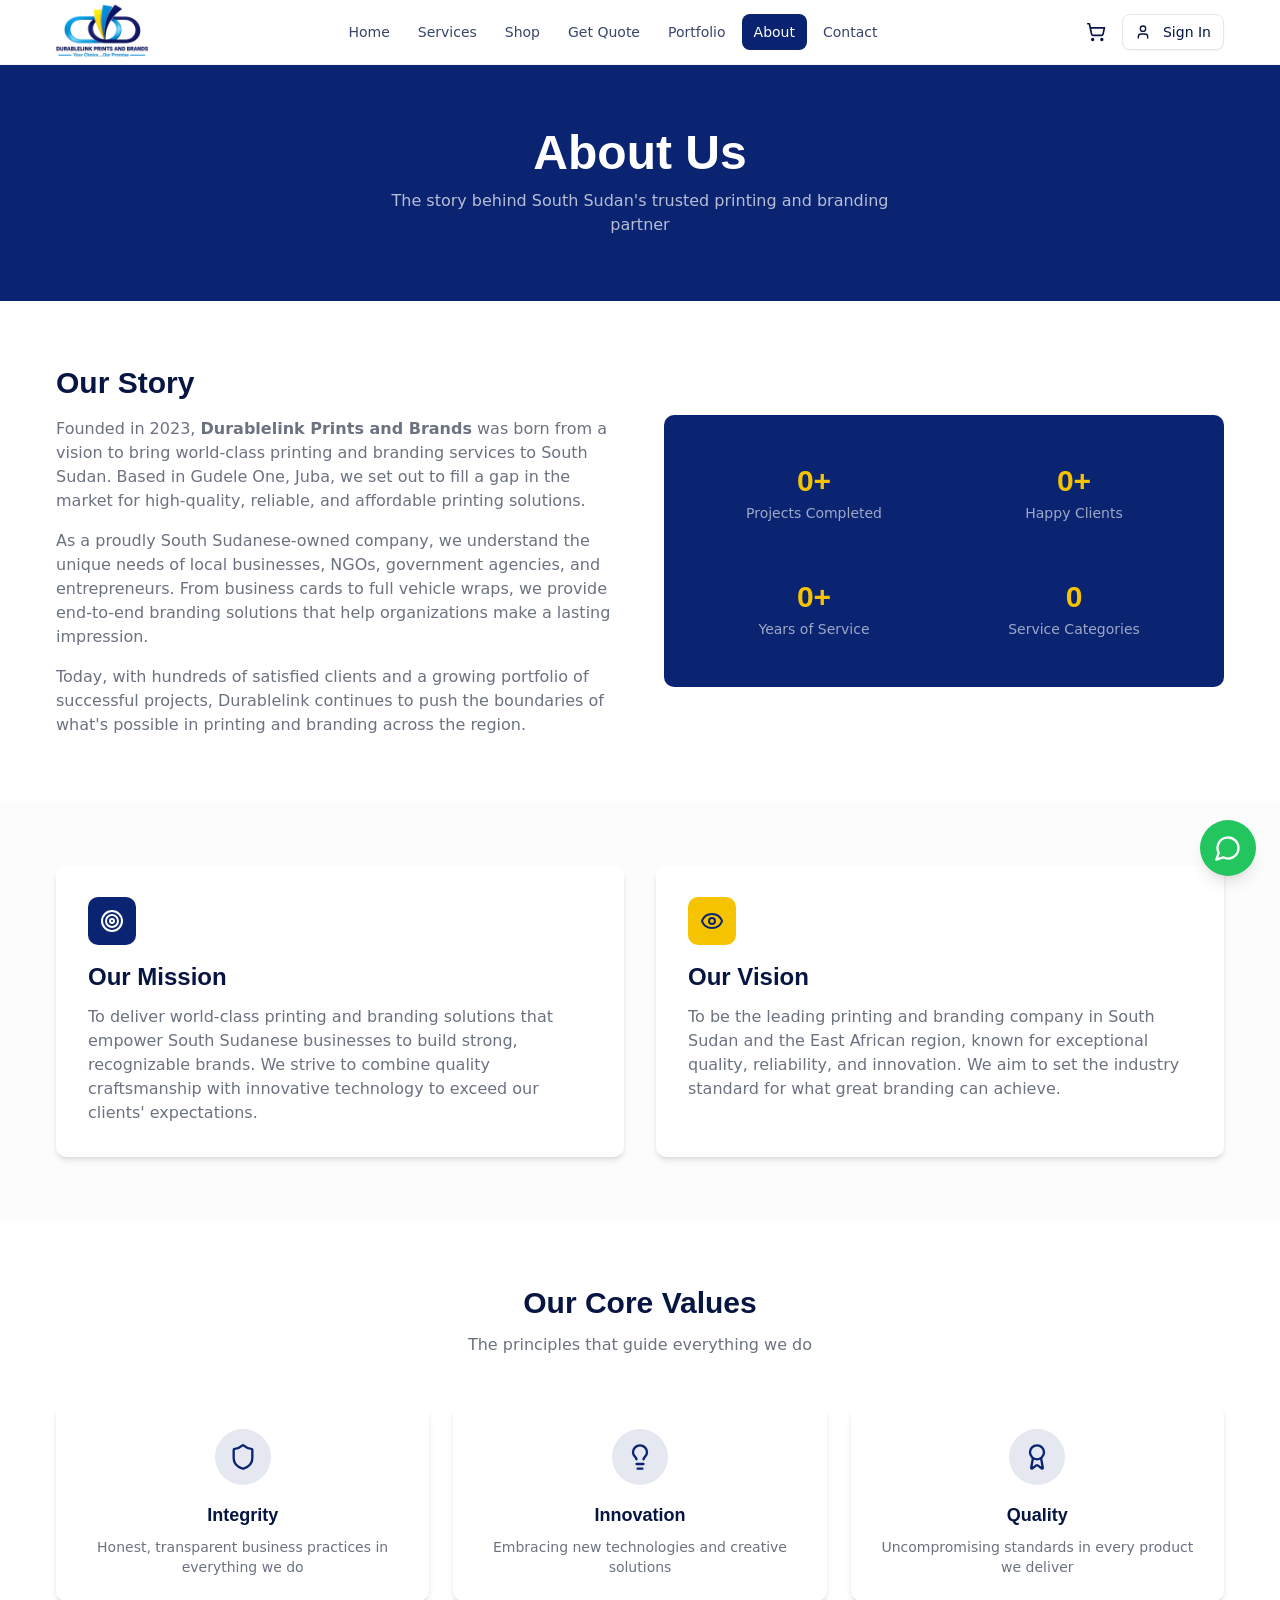
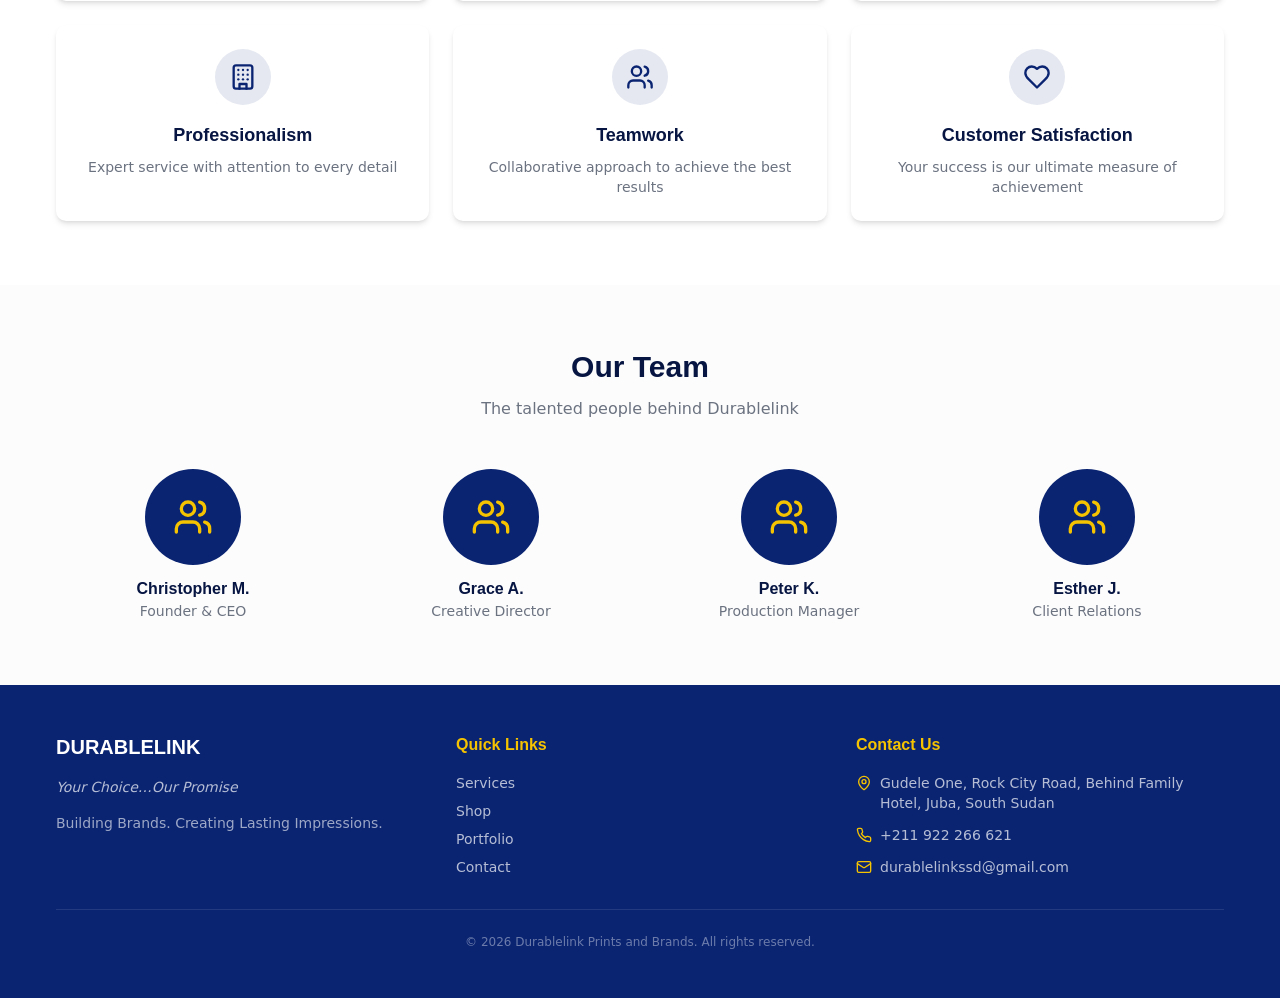
<file: about.html>
<!DOCTYPE html><html lang="en"><head>
<meta charset="utf-8"/>
<meta name="viewport" content="width=device-width, initial-scale=1"/>
<title>About Us | Durablelink Prints and Brands</title>
<meta name="description" content="Premium printing, branding, signage, and promotional services in Juba, South Sudan. Business cards, banners, vehicle wraps, apparel, and more."/>
<meta property="og:title" content="About Us | Durablelink Prints and Brands"/>
<meta property="og:description" content="Premium printing, branding, signage, and promotional services in Juba, South Sudan. Business cards, banners, vehicle wraps, apparel, and more."/>
<meta property="og:image" content="assets/og-image.png"/>
<meta name="twitter:card" content="summary_large_image"/>
<meta name="twitter:title" content="About Us | Durablelink Prints and Brands"/>
<meta name="twitter:description" content="Premium printing, branding, signage, and promotional services in Juba, South Sudan. Business cards, banners, vehicle wraps, apparel, and more."/>
<meta name="twitter:image" content="assets/og-image.png"/>
<link rel="shortcut icon" href="assets/favicon.png"/>
<link rel="icon" type="image/png" href="assets/favicon.png"/>
<link rel="stylesheet" href="assets/style.css"/>
<link rel="stylesheet" href="assets/site.css"/>
<script>!function(){try{var d=document.documentElement,c=d.classList;c.remove('light','dark');var e=localStorage.getItem('theme');if('system'===e||(!e&&false)){var t='(prefers-color-scheme: dark)',m=window.matchMedia(t);if(m.media!==t||m.matches){d.style.colorScheme='dark';c.add('dark')}else{d.style.colorScheme='light';c.add('light')}}else if(e){c.add(e||'')}else{c.add('light')}if(e==='light'||e==='dark'||!e)d.style.colorScheme=e||'light'}catch(e){}}()</script>
<script src="https://apps.abacus.ai/chatllm/appllm-lib.js" defer></script>
</head><body class="__variable_c70c06 __variable_2fad4c font-sans antialiased"><div class="min-h-screen"><header class="sticky top-0 z-50 w-full border-b border-border/40 bg-background/80 backdrop-blur-lg"><div class="mx-auto flex h-16 max-w-[1200px] items-center justify-between px-4"><a class="flex items-center gap-1 group" href="index.html" aria-label="Durablelink Prints and Brands - Home"><img src="assets/brand/logo-header.png" alt="Durablelink Prints and Brands logo" class="h-14 w-auto" width="92" height="56"/></a><nav class="hidden lg:flex items-center gap-1"><a class="px-3 py-2 rounded-md text-sm font-medium transition-colors text-foreground/80 hover:bg-muted hover:text-foreground" href="index.html">Home</a><a class="px-3 py-2 rounded-md text-sm font-medium transition-colors text-foreground/80 hover:bg-muted hover:text-foreground" href="services.html">Services</a><a class="px-3 py-2 rounded-md text-sm font-medium transition-colors text-foreground/80 hover:bg-muted hover:text-foreground" href="shop.html">Shop</a><a class="px-3 py-2 rounded-md text-sm font-medium transition-colors text-foreground/80 hover:bg-muted hover:text-foreground" href="quote.html">Get Quote</a><a class="px-3 py-2 rounded-md text-sm font-medium transition-colors text-foreground/80 hover:bg-muted hover:text-foreground" href="portfolio.html">Portfolio</a><a class="px-3 py-2 rounded-md text-sm font-medium transition-colors bg-primary text-primary-foreground" href="about.html">About</a><a class="px-3 py-2 rounded-md text-sm font-medium transition-colors text-foreground/80 hover:bg-muted hover:text-foreground" href="contact.html">Contact</a></nav><div class="flex items-center gap-2"><a class="relative p-2 rounded-md hover:bg-muted transition-colors" href="cart.html"><svg xmlns="http://www.w3.org/2000/svg" width="24" height="24" viewBox="0 0 24 24" fill="none" stroke="currentColor" stroke-width="2" stroke-linecap="round" stroke-linejoin="round" class="lucide lucide-shopping-cart w-5 h-5"><circle cx="8" cy="21" r="1"></circle><circle cx="19" cy="21" r="1"></circle><path d="M2.05 2.05h2l2.66 12.42a2 2 0 0 0 2 1.58h9.78a2 2 0 0 0 1.95-1.57l1.65-7.43H5.12"></path></svg><span id="cart-badge" class="hidden">0</span></a><a class="inline-flex items-center justify-center gap-2 whitespace-nowrap text-sm font-medium transition-all duration-fast focus-visible:outline-none focus-visible:ring-2 focus-visible:ring-ring focus-visible:ring-offset-2 focus-visible:ring-offset-background active:scale-[0.98] disabled:pointer-events-none disabled:opacity-50 [&amp;_svg]:pointer-events-none [&amp;_svg]:w-4 [&amp;_svg]:h-4 [&amp;_svg]:shrink-0 border border-input bg-background shadow-sm hover:bg-accent hover:text-accent-foreground hover:border-accent hover:shadow-sm h-9 rounded-md px-3 hidden sm:inline-flex" href="login.html"><svg xmlns="http://www.w3.org/2000/svg" width="24" height="24" viewBox="0 0 24 24" fill="none" stroke="currentColor" stroke-width="2" stroke-linecap="round" stroke-linejoin="round" class="lucide lucide-user w-4 h-4 mr-1"><path d="M19 21v-2a4 4 0 0 0-4-4H9a4 4 0 0 0-4 4v2"></path><circle cx="12" cy="7" r="4"></circle></svg> Sign In</a><button class="lg:hidden p-2 rounded-md hover:bg-muted" aria-label="Toggle menu"><svg id="menu-icon-open" xmlns="http://www.w3.org/2000/svg" width="24" height="24" viewBox="0 0 24 24" fill="none" stroke="currentColor" stroke-width="2" stroke-linecap="round" stroke-linejoin="round" class="lucide lucide-menu w-5 h-5"><line x1="4" x2="20" y1="12" y2="12"></line><line x1="4" x2="20" y1="6" y2="6"></line><line x1="4" x2="20" y1="18" y2="18"></line></svg><svg id="menu-icon-close" xmlns="http://www.w3.org/2000/svg" width="24" height="24" viewBox="0 0 24 24" fill="none" stroke="currentColor" stroke-width="2" stroke-linecap="round" stroke-linejoin="round" class="lucide lucide-menu w-5 h-5 hidden"><path d="M18 6 6 18"></path><path d="m6 6 12 12"></path></svg></button></div></div></header>
<div id="mobile-menu" class="lg:hidden hidden border-b border-border/40 bg-background/80 backdrop-blur-lg shadow-md">
  <nav class="mx-auto max-w-[1200px] px-4 py-3 flex flex-col gap-1">
<a class="px-3 py-2 rounded-md text-sm font-medium text-foreground/80 hover:bg-muted hover:text-foreground" href="index.html">Home</a>
<a class="px-3 py-2 rounded-md text-sm font-medium text-foreground/80 hover:bg-muted hover:text-foreground" href="services.html">Services</a>
<a class="px-3 py-2 rounded-md text-sm font-medium text-foreground/80 hover:bg-muted hover:text-foreground" href="shop.html">Shop</a>
<a class="px-3 py-2 rounded-md text-sm font-medium text-foreground/80 hover:bg-muted hover:text-foreground" href="quote.html">Get Quote</a>
<a class="px-3 py-2 rounded-md text-sm font-medium text-foreground/80 hover:bg-muted hover:text-foreground" href="portfolio.html">Portfolio</a>
<a class="px-3 py-2 rounded-md text-sm font-medium bg-primary text-primary-foreground" href="about.html">About</a>
<a class="px-3 py-2 rounded-md text-sm font-medium text-foreground/80 hover:bg-muted hover:text-foreground" href="contact.html">Contact</a>
<div class="my-2 border-t border-border/40"></div>
<a class="px-3 py-2 rounded-md text-sm font-medium text-foreground/80 hover:bg-muted hover:text-foreground" href="login.html">Sign In</a>
  </nav>
</div>
<section class="bg-[#0A2472] py-16"><div class="mx-auto max-w-[1200px] px-4 text-center"><div  style="--rd:20px" class="reveal"><h1 class="text-4xl md:text-5xl font-display font-extrabold text-white mb-3">About Us</h1><p class="text-white/70 max-w-lg mx-auto">The story behind South Sudan&#x27;s trusted printing and branding partner</p></div></div></section><section class="py-16"><div class="mx-auto max-w-[1200px] px-4"><div class="grid lg:grid-cols-2 gap-12 items-center"><div  style="--rd:-30px" class="reveal reveal-x"><h2 class="text-3xl font-display font-bold mb-4">Our Story</h2><p class="text-muted-foreground mb-4">Founded in 2023, <strong>Durablelink Prints and Brands</strong> was born from a vision to bring world-class printing and branding services to South Sudan. Based in Gudele One, Juba, we set out to fill a gap in the market for high-quality, reliable, and affordable printing solutions.</p><p class="text-muted-foreground mb-4">As a proudly South Sudanese-owned company, we understand the unique needs of local businesses, NGOs, government agencies, and entrepreneurs. From business cards to full vehicle wraps, we provide end-to-end branding solutions that help organizations make a lasting impression.</p><p class="text-muted-foreground">Today, with hundreds of satisfied clients and a growing portfolio of successful projects, Durablelink continues to push the boundaries of what&#x27;s possible in printing and branding across the region.</p></div><div  style="--rd:30px" class="reveal reveal-x"><div class="bg-[#0A2472] rounded-lg p-8"><div class="grid grid-cols-2 gap-6 text-center"><div class="py-4"><div class="text-3xl font-display font-extrabold text-[#F5C300]"><span>0<!-- -->+</span></div><p class="text-white/60 text-sm mt-1">Projects Completed</p></div><div class="py-4"><div class="text-3xl font-display font-extrabold text-[#F5C300]"><span>0<!-- -->+</span></div><p class="text-white/60 text-sm mt-1">Happy Clients</p></div><div class="py-4"><div class="text-3xl font-display font-extrabold text-[#F5C300]"><span>0<!-- -->+</span></div><p class="text-white/60 text-sm mt-1">Years of Service</p></div><div class="py-4"><div class="text-3xl font-display font-extrabold text-[#F5C300]"><span>0</span></div><p class="text-white/60 text-sm mt-1">Service Categories</p></div></div></div></div></div></div></section><section class="py-16 bg-muted/30"><div class="mx-auto max-w-[1200px] px-4"><div class="grid md:grid-cols-2 gap-8"><div class="reveal bg-card rounded-lg p-8 shadow-md"  style="--rd:20px"><div class="w-12 h-12 rounded-lg bg-[#0A2472] flex items-center justify-center mb-4"><svg xmlns="http://www.w3.org/2000/svg" width="24" height="24" viewBox="0 0 24 24" fill="none" stroke="currentColor" stroke-width="2" stroke-linecap="round" stroke-linejoin="round" class="lucide lucide-target w-6 h-6 text-white"><circle cx="12" cy="12" r="10"></circle><circle cx="12" cy="12" r="6"></circle><circle cx="12" cy="12" r="2"></circle></svg></div><h3 class="text-2xl font-display font-bold mb-3">Our Mission</h3><p class="text-muted-foreground">To deliver world-class printing and branding solutions that empower South Sudanese businesses to build strong, recognizable brands. We strive to combine quality craftsmanship with innovative technology to exceed our clients&#x27; expectations.</p></div><div class="reveal bg-card rounded-lg p-8 shadow-md"  style="--rd:20px"><div class="w-12 h-12 rounded-lg bg-[#F5C300] flex items-center justify-center mb-4"><svg xmlns="http://www.w3.org/2000/svg" width="24" height="24" viewBox="0 0 24 24" fill="none" stroke="currentColor" stroke-width="2" stroke-linecap="round" stroke-linejoin="round" class="lucide lucide-eye w-6 h-6 text-[#0A2472]"><path d="M2.062 12.348a1 1 0 0 1 0-.696 10.75 10.75 0 0 1 19.876 0 1 1 0 0 1 0 .696 10.75 10.75 0 0 1-19.876 0"></path><circle cx="12" cy="12" r="3"></circle></svg></div><h3 class="text-2xl font-display font-bold mb-3">Our Vision</h3><p class="text-muted-foreground">To be the leading printing and branding company in South Sudan and the East African region, known for exceptional quality, reliability, and innovation. We aim to set the industry standard for what great branding can achieve.</p></div></div></div></section><section class="py-16"><div class="mx-auto max-w-[1200px] px-4"><div class="reveal text-center mb-12"  style="--rd:20px"><h2 class="text-3xl font-display font-bold mb-3">Our Core Values</h2><p class="text-muted-foreground">The principles that guide everything we do</p></div><div class="grid grid-cols-1 sm:grid-cols-2 lg:grid-cols-3 gap-6"><div class="reveal bg-card rounded-lg p-6 shadow-md hover:shadow-lg transition-shadow text-center"  style="--rd:20px"><div class="w-14 h-14 rounded-full bg-[#0A2472]/10 flex items-center justify-center mx-auto mb-4"><svg xmlns="http://www.w3.org/2000/svg" width="24" height="24" viewBox="0 0 24 24" fill="none" stroke="currentColor" stroke-width="2" stroke-linecap="round" stroke-linejoin="round" class="lucide lucide-shield w-7 h-7 text-[#0A2472]"><path d="M20 13c0 5-3.5 7.5-7.66 8.95a1 1 0 0 1-.67-.01C7.5 20.5 4 18 4 13V6a1 1 0 0 1 1-1c2 0 4.5-1.2 6.24-2.72a1.17 1.17 0 0 1 1.52 0C14.51 3.81 17 5 19 5a1 1 0 0 1 1 1z"></path></svg></div><h3 class="font-display font-bold text-lg mb-2">Integrity</h3><p class="text-muted-foreground text-sm">Honest, transparent business practices in everything we do</p></div><div class="reveal bg-card rounded-lg p-6 shadow-md hover:shadow-lg transition-shadow text-center"  style="--rd:20px"><div class="w-14 h-14 rounded-full bg-[#0A2472]/10 flex items-center justify-center mx-auto mb-4"><svg xmlns="http://www.w3.org/2000/svg" width="24" height="24" viewBox="0 0 24 24" fill="none" stroke="currentColor" stroke-width="2" stroke-linecap="round" stroke-linejoin="round" class="lucide lucide-lightbulb w-7 h-7 text-[#0A2472]"><path d="M15 14c.2-1 .7-1.7 1.5-2.5 1-.9 1.5-2.2 1.5-3.5A6 6 0 0 0 6 8c0 1 .2 2.2 1.5 3.5.7.7 1.3 1.5 1.5 2.5"></path><path d="M9 18h6"></path><path d="M10 22h4"></path></svg></div><h3 class="font-display font-bold text-lg mb-2">Innovation</h3><p class="text-muted-foreground text-sm">Embracing new technologies and creative solutions</p></div><div class="reveal bg-card rounded-lg p-6 shadow-md hover:shadow-lg transition-shadow text-center"  style="--rd:20px"><div class="w-14 h-14 rounded-full bg-[#0A2472]/10 flex items-center justify-center mx-auto mb-4"><svg xmlns="http://www.w3.org/2000/svg" width="24" height="24" viewBox="0 0 24 24" fill="none" stroke="currentColor" stroke-width="2" stroke-linecap="round" stroke-linejoin="round" class="lucide lucide-award w-7 h-7 text-[#0A2472]"><path d="m15.477 12.89 1.515 8.526a.5.5 0 0 1-.81.47l-3.58-2.687a1 1 0 0 0-1.197 0l-3.586 2.686a.5.5 0 0 1-.81-.469l1.514-8.526"></path><circle cx="12" cy="8" r="6"></circle></svg></div><h3 class="font-display font-bold text-lg mb-2">Quality</h3><p class="text-muted-foreground text-sm">Uncompromising standards in every product we deliver</p></div><div class="reveal bg-card rounded-lg p-6 shadow-md hover:shadow-lg transition-shadow text-center"  style="--rd:20px"><div class="w-14 h-14 rounded-full bg-[#0A2472]/10 flex items-center justify-center mx-auto mb-4"><svg xmlns="http://www.w3.org/2000/svg" width="24" height="24" viewBox="0 0 24 24" fill="none" stroke="currentColor" stroke-width="2" stroke-linecap="round" stroke-linejoin="round" class="lucide lucide-building w-7 h-7 text-[#0A2472]"><rect width="16" height="20" x="4" y="2" rx="2" ry="2"></rect><path d="M9 22v-4h6v4"></path><path d="M8 6h.01"></path><path d="M16 6h.01"></path><path d="M12 6h.01"></path><path d="M12 10h.01"></path><path d="M12 14h.01"></path><path d="M16 10h.01"></path><path d="M16 14h.01"></path><path d="M8 10h.01"></path><path d="M8 14h.01"></path></svg></div><h3 class="font-display font-bold text-lg mb-2">Professionalism</h3><p class="text-muted-foreground text-sm">Expert service with attention to every detail</p></div><div class="reveal bg-card rounded-lg p-6 shadow-md hover:shadow-lg transition-shadow text-center"  style="--rd:20px"><div class="w-14 h-14 rounded-full bg-[#0A2472]/10 flex items-center justify-center mx-auto mb-4"><svg xmlns="http://www.w3.org/2000/svg" width="24" height="24" viewBox="0 0 24 24" fill="none" stroke="currentColor" stroke-width="2" stroke-linecap="round" stroke-linejoin="round" class="lucide lucide-users w-7 h-7 text-[#0A2472]"><path d="M16 21v-2a4 4 0 0 0-4-4H6a4 4 0 0 0-4 4v2"></path><circle cx="9" cy="7" r="4"></circle><path d="M22 21v-2a4 4 0 0 0-3-3.87"></path><path d="M16 3.13a4 4 0 0 1 0 7.75"></path></svg></div><h3 class="font-display font-bold text-lg mb-2">Teamwork</h3><p class="text-muted-foreground text-sm">Collaborative approach to achieve the best results</p></div><div class="reveal bg-card rounded-lg p-6 shadow-md hover:shadow-lg transition-shadow text-center"  style="--rd:20px"><div class="w-14 h-14 rounded-full bg-[#0A2472]/10 flex items-center justify-center mx-auto mb-4"><svg xmlns="http://www.w3.org/2000/svg" width="24" height="24" viewBox="0 0 24 24" fill="none" stroke="currentColor" stroke-width="2" stroke-linecap="round" stroke-linejoin="round" class="lucide lucide-heart w-7 h-7 text-[#0A2472]"><path d="M19 14c1.49-1.46 3-3.21 3-5.5A5.5 5.5 0 0 0 16.5 3c-1.76 0-3 .5-4.5 2-1.5-1.5-2.74-2-4.5-2A5.5 5.5 0 0 0 2 8.5c0 2.3 1.5 4.05 3 5.5l7 7Z"></path></svg></div><h3 class="font-display font-bold text-lg mb-2">Customer Satisfaction</h3><p class="text-muted-foreground text-sm">Your success is our ultimate measure of achievement</p></div></div></div></section><section class="py-16 bg-muted/30"><div class="mx-auto max-w-[1200px] px-4"><div class="reveal text-center mb-12"  style="--rd:20px"><h2 class="text-3xl font-display font-bold mb-3">Our Team</h2><p class="text-muted-foreground">The talented people behind Durablelink</p></div><div class="grid grid-cols-2 md:grid-cols-4 gap-6"><div class="reveal text-center"  style="--rd:20px"><div class="w-24 h-24 rounded-full bg-[#0A2472] flex items-center justify-center mx-auto mb-3"><svg xmlns="http://www.w3.org/2000/svg" width="24" height="24" viewBox="0 0 24 24" fill="none" stroke="currentColor" stroke-width="2" stroke-linecap="round" stroke-linejoin="round" class="lucide lucide-users w-10 h-10 text-[#F5C300]"><path d="M16 21v-2a4 4 0 0 0-4-4H6a4 4 0 0 0-4 4v2"></path><circle cx="9" cy="7" r="4"></circle><path d="M22 21v-2a4 4 0 0 0-3-3.87"></path><path d="M16 3.13a4 4 0 0 1 0 7.75"></path></svg></div><h4 class="font-display font-bold">Christopher M.</h4><p class="text-sm text-muted-foreground">Founder &amp; CEO</p></div><div class="reveal text-center"  style="--rd:20px"><div class="w-24 h-24 rounded-full bg-[#0A2472] flex items-center justify-center mx-auto mb-3"><svg xmlns="http://www.w3.org/2000/svg" width="24" height="24" viewBox="0 0 24 24" fill="none" stroke="currentColor" stroke-width="2" stroke-linecap="round" stroke-linejoin="round" class="lucide lucide-users w-10 h-10 text-[#F5C300]"><path d="M16 21v-2a4 4 0 0 0-4-4H6a4 4 0 0 0-4 4v2"></path><circle cx="9" cy="7" r="4"></circle><path d="M22 21v-2a4 4 0 0 0-3-3.87"></path><path d="M16 3.13a4 4 0 0 1 0 7.75"></path></svg></div><h4 class="font-display font-bold">Grace A.</h4><p class="text-sm text-muted-foreground">Creative Director</p></div><div class="reveal text-center"  style="--rd:20px"><div class="w-24 h-24 rounded-full bg-[#0A2472] flex items-center justify-center mx-auto mb-3"><svg xmlns="http://www.w3.org/2000/svg" width="24" height="24" viewBox="0 0 24 24" fill="none" stroke="currentColor" stroke-width="2" stroke-linecap="round" stroke-linejoin="round" class="lucide lucide-users w-10 h-10 text-[#F5C300]"><path d="M16 21v-2a4 4 0 0 0-4-4H6a4 4 0 0 0-4 4v2"></path><circle cx="9" cy="7" r="4"></circle><path d="M22 21v-2a4 4 0 0 0-3-3.87"></path><path d="M16 3.13a4 4 0 0 1 0 7.75"></path></svg></div><h4 class="font-display font-bold">Peter K.</h4><p class="text-sm text-muted-foreground">Production Manager</p></div><div class="reveal text-center"  style="--rd:20px"><div class="w-24 h-24 rounded-full bg-[#0A2472] flex items-center justify-center mx-auto mb-3"><svg xmlns="http://www.w3.org/2000/svg" width="24" height="24" viewBox="0 0 24 24" fill="none" stroke="currentColor" stroke-width="2" stroke-linecap="round" stroke-linejoin="round" class="lucide lucide-users w-10 h-10 text-[#F5C300]"><path d="M16 21v-2a4 4 0 0 0-4-4H6a4 4 0 0 0-4 4v2"></path><circle cx="9" cy="7" r="4"></circle><path d="M22 21v-2a4 4 0 0 0-3-3.87"></path><path d="M16 3.13a4 4 0 0 1 0 7.75"></path></svg></div><h4 class="font-display font-bold">Esther J.</h4><p class="text-sm text-muted-foreground">Client Relations</p></div></div></div></section><footer class="bg-[#0A2472] text-white"><div class="mx-auto max-w-[1200px] px-4 py-12"><div class="grid grid-cols-1 md:grid-cols-3 gap-8"><div class="space-y-4"><div class="flex items-center gap-2"><span class="font-display font-extrabold text-xl text-white">DURABLELINK</span></div><p class="text-white/70 text-sm italic">Your Choice…Our Promise</p><p class="text-white/60 text-sm">Building Brands. Creating Lasting Impressions.</p></div><div><h3 class="font-display font-bold text-[#F5C300] mb-4">Quick Links</h3><div class="space-y-2"><a class="block text-sm text-white/70 hover:text-[#F5C300] transition-colors" href="services.html">Services</a><a class="block text-sm text-white/70 hover:text-[#F5C300] transition-colors" href="shop.html">Shop</a><a class="block text-sm text-white/70 hover:text-[#F5C300] transition-colors" href="portfolio.html">Portfolio</a><a class="block text-sm text-white/70 hover:text-[#F5C300] transition-colors" href="contact.html">Contact</a></div></div><div><h3 class="font-display font-bold text-[#F5C300] mb-4">Contact Us</h3><div class="space-y-3 text-sm text-white/70"><div class="flex items-start gap-2"><svg xmlns="http://www.w3.org/2000/svg" width="24" height="24" viewBox="0 0 24 24" fill="none" stroke="currentColor" stroke-width="2" stroke-linecap="round" stroke-linejoin="round" class="lucide lucide-map-pin w-4 h-4 mt-0.5 flex-shrink-0 text-[#F5C300]"><path d="M20 10c0 4.993-5.539 10.193-7.399 11.799a1 1 0 0 1-1.202 0C9.539 20.193 4 14.993 4 10a8 8 0 0 1 16 0"></path><circle cx="12" cy="10" r="3"></circle></svg><span>Gudele One, Rock City Road, Behind Family Hotel, Juba, South Sudan</span></div><div class="flex items-center gap-2"><svg xmlns="http://www.w3.org/2000/svg" width="24" height="24" viewBox="0 0 24 24" fill="none" stroke="currentColor" stroke-width="2" stroke-linecap="round" stroke-linejoin="round" class="lucide lucide-phone w-4 h-4 flex-shrink-0 text-[#F5C300]"><path d="M22 16.92v3a2 2 0 0 1-2.18 2 19.79 19.79 0 0 1-8.63-3.07 19.5 19.5 0 0 1-6-6 19.79 19.79 0 0 1-3.07-8.67A2 2 0 0 1 4.11 2h3a2 2 0 0 1 2 1.72 12.84 12.84 0 0 0 .7 2.81 2 2 0 0 1-.45 2.11L8.09 9.91a16 16 0 0 0 6 6l1.27-1.27a2 2 0 0 1 2.11-.45 12.84 12.84 0 0 0 2.81.7A2 2 0 0 1 22 16.92z"></path></svg><span>+211 922 266 621</span></div><div class="flex items-center gap-2"><svg xmlns="http://www.w3.org/2000/svg" width="24" height="24" viewBox="0 0 24 24" fill="none" stroke="currentColor" stroke-width="2" stroke-linecap="round" stroke-linejoin="round" class="lucide lucide-mail w-4 h-4 flex-shrink-0 text-[#F5C300]"><rect width="20" height="16" x="2" y="4" rx="2"></rect><path d="m22 7-8.97 5.7a1.94 1.94 0 0 1-2.06 0L2 7"></path></svg><span><a href="mailto:durablelinkssd@gmail.com" class="hover:text-[#F5C300] transition-colors">durablelinkssd@gmail.com</a></span></div></div></div></div><div class="mt-8 pt-6 border-t border-white/10 text-center text-xs text-white/40">© 2026 Durablelink Prints and Brands. All rights reserved.</div></div></footer><a href="https://wa.me/211922266621" target="_blank" rel="noopener noreferrer" class="fixed bottom-6 right-6 z-50 flex items-center justify-center w-14 h-14 rounded-full bg-green-500 text-white shadow-lg hover:bg-green-600 hover:scale-110 transition-all duration-300" aria-label="Chat on WhatsApp"><svg xmlns="http://www.w3.org/2000/svg" width="24" height="24" viewBox="0 0 24 24" fill="none" stroke="currentColor" stroke-width="2" stroke-linecap="round" stroke-linejoin="round" class="lucide lucide-message-circle w-7 h-7"><path d="M7.9 20A9 9 0 1 0 4 16.1L2 22Z"></path></svg></a></div>
<script src="assets/site.js" defer></script>
<div id="toast" role="status" aria-live="polite"></div>
</body></html>
</file>
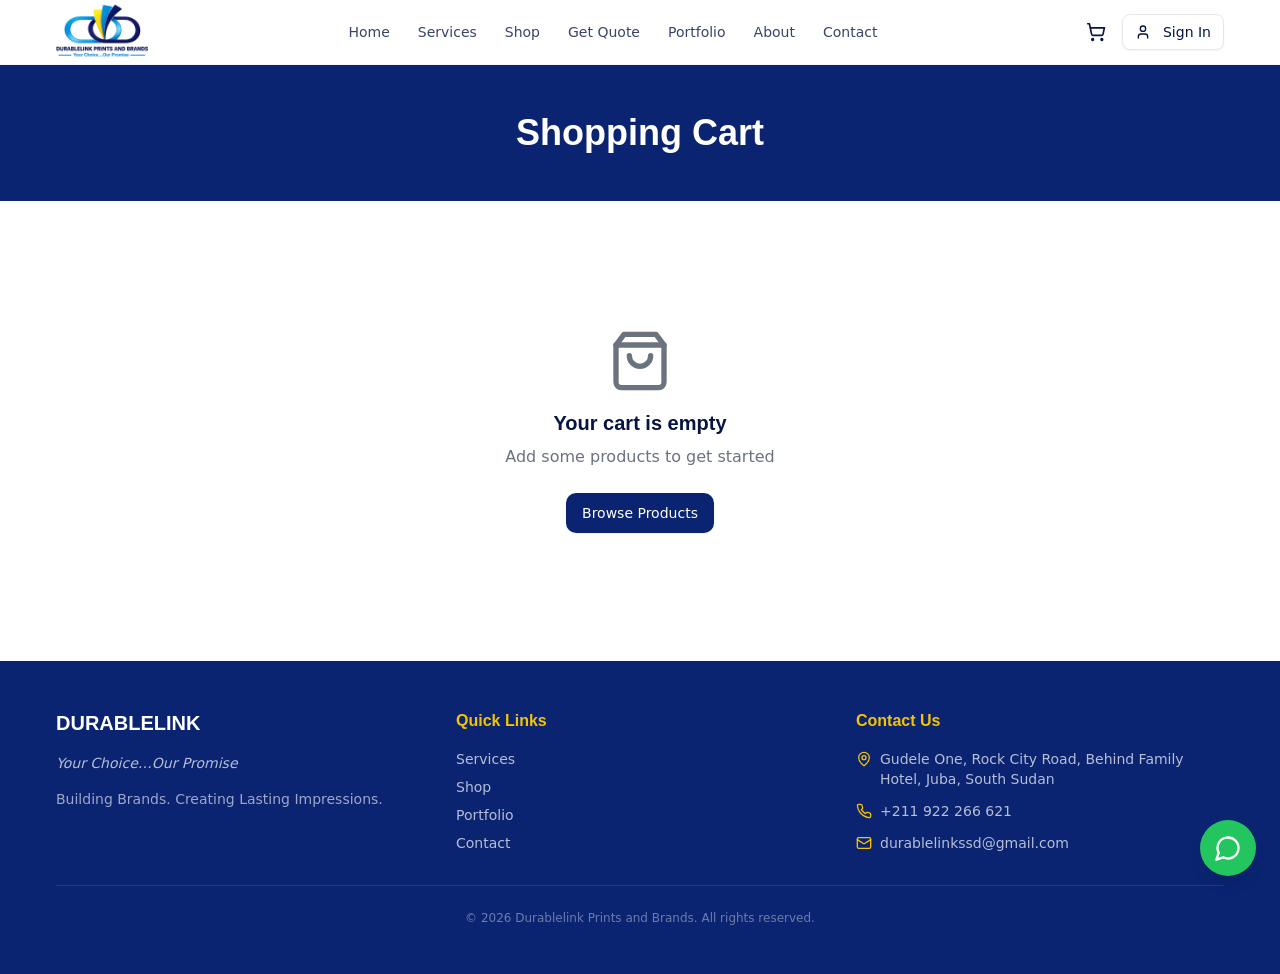
<file: cart.html>
<!DOCTYPE html><html lang="en"><head>
<meta charset="utf-8"/>
<meta name="viewport" content="width=device-width, initial-scale=1"/>
<title>Cart | Durablelink Prints and Brands</title>
<meta name="description" content="Premium printing, branding, signage, and promotional services in Juba, South Sudan. Business cards, banners, vehicle wraps, apparel, and more."/>
<meta property="og:title" content="Cart | Durablelink Prints and Brands"/>
<meta property="og:description" content="Premium printing, branding, signage, and promotional services in Juba, South Sudan. Business cards, banners, vehicle wraps, apparel, and more."/>
<meta property="og:image" content="assets/og-image.png"/>
<meta name="twitter:card" content="summary_large_image"/>
<meta name="twitter:title" content="Cart | Durablelink Prints and Brands"/>
<meta name="twitter:description" content="Premium printing, branding, signage, and promotional services in Juba, South Sudan. Business cards, banners, vehicle wraps, apparel, and more."/>
<meta name="twitter:image" content="assets/og-image.png"/>
<link rel="shortcut icon" href="assets/favicon.png"/>
<link rel="icon" type="image/png" href="assets/favicon.png"/>
<link rel="stylesheet" href="assets/style.css"/>
<link rel="stylesheet" href="assets/site.css"/>
<script>!function(){try{var d=document.documentElement,c=d.classList;c.remove('light','dark');var e=localStorage.getItem('theme');if('system'===e||(!e&&false)){var t='(prefers-color-scheme: dark)',m=window.matchMedia(t);if(m.media!==t||m.matches){d.style.colorScheme='dark';c.add('dark')}else{d.style.colorScheme='light';c.add('light')}}else if(e){c.add(e||'')}else{c.add('light')}if(e==='light'||e==='dark'||!e)d.style.colorScheme=e||'light'}catch(e){}}()</script>
<script src="https://apps.abacus.ai/chatllm/appllm-lib.js" defer></script>
</head><body class="__variable_c70c06 __variable_2fad4c font-sans antialiased"><div class="min-h-screen"><header class="sticky top-0 z-50 w-full border-b border-border/40 bg-background/80 backdrop-blur-lg"><div class="mx-auto flex h-16 max-w-[1200px] items-center justify-between px-4"><a class="flex items-center gap-1 group" href="index.html" aria-label="Durablelink Prints and Brands - Home"><img src="assets/brand/logo-header.png" alt="Durablelink Prints and Brands logo" class="h-14 w-auto" width="92" height="56"/></a><nav class="hidden lg:flex items-center gap-1"><a class="px-3 py-2 rounded-md text-sm font-medium transition-colors text-foreground/80 hover:bg-muted hover:text-foreground" href="index.html">Home</a><a class="px-3 py-2 rounded-md text-sm font-medium transition-colors text-foreground/80 hover:bg-muted hover:text-foreground" href="services.html">Services</a><a class="px-3 py-2 rounded-md text-sm font-medium transition-colors text-foreground/80 hover:bg-muted hover:text-foreground" href="shop.html">Shop</a><a class="px-3 py-2 rounded-md text-sm font-medium transition-colors text-foreground/80 hover:bg-muted hover:text-foreground" href="quote.html">Get Quote</a><a class="px-3 py-2 rounded-md text-sm font-medium transition-colors text-foreground/80 hover:bg-muted hover:text-foreground" href="portfolio.html">Portfolio</a><a class="px-3 py-2 rounded-md text-sm font-medium transition-colors text-foreground/80 hover:bg-muted hover:text-foreground" href="about.html">About</a><a class="px-3 py-2 rounded-md text-sm font-medium transition-colors text-foreground/80 hover:bg-muted hover:text-foreground" href="contact.html">Contact</a></nav><div class="flex items-center gap-2"><a class="relative p-2 rounded-md hover:bg-muted transition-colors" href="cart.html"><svg xmlns="http://www.w3.org/2000/svg" width="24" height="24" viewBox="0 0 24 24" fill="none" stroke="currentColor" stroke-width="2" stroke-linecap="round" stroke-linejoin="round" class="lucide lucide-shopping-cart w-5 h-5"><circle cx="8" cy="21" r="1"></circle><circle cx="19" cy="21" r="1"></circle><path d="M2.05 2.05h2l2.66 12.42a2 2 0 0 0 2 1.58h9.78a2 2 0 0 0 1.95-1.57l1.65-7.43H5.12"></path></svg><span id="cart-badge" class="hidden">0</span></a><a class="inline-flex items-center justify-center gap-2 whitespace-nowrap text-sm font-medium transition-all duration-fast focus-visible:outline-none focus-visible:ring-2 focus-visible:ring-ring focus-visible:ring-offset-2 focus-visible:ring-offset-background active:scale-[0.98] disabled:pointer-events-none disabled:opacity-50 [&amp;_svg]:pointer-events-none [&amp;_svg]:w-4 [&amp;_svg]:h-4 [&amp;_svg]:shrink-0 border border-input bg-background shadow-sm hover:bg-accent hover:text-accent-foreground hover:border-accent hover:shadow-sm h-9 rounded-md px-3 hidden sm:inline-flex" href="login.html"><svg xmlns="http://www.w3.org/2000/svg" width="24" height="24" viewBox="0 0 24 24" fill="none" stroke="currentColor" stroke-width="2" stroke-linecap="round" stroke-linejoin="round" class="lucide lucide-user w-4 h-4 mr-1"><path d="M19 21v-2a4 4 0 0 0-4-4H9a4 4 0 0 0-4 4v2"></path><circle cx="12" cy="7" r="4"></circle></svg> Sign In</a><button class="lg:hidden p-2 rounded-md hover:bg-muted" aria-label="Toggle menu"><svg id="menu-icon-open" xmlns="http://www.w3.org/2000/svg" width="24" height="24" viewBox="0 0 24 24" fill="none" stroke="currentColor" stroke-width="2" stroke-linecap="round" stroke-linejoin="round" class="lucide lucide-menu w-5 h-5"><line x1="4" x2="20" y1="12" y2="12"></line><line x1="4" x2="20" y1="6" y2="6"></line><line x1="4" x2="20" y1="18" y2="18"></line></svg><svg id="menu-icon-close" xmlns="http://www.w3.org/2000/svg" width="24" height="24" viewBox="0 0 24 24" fill="none" stroke="currentColor" stroke-width="2" stroke-linecap="round" stroke-linejoin="round" class="lucide lucide-menu w-5 h-5 hidden"><path d="M18 6 6 18"></path><path d="m6 6 12 12"></path></svg></button></div></div></header>
<div id="mobile-menu" class="lg:hidden hidden border-b border-border/40 bg-background/80 backdrop-blur-lg shadow-md">
  <nav class="mx-auto max-w-[1200px] px-4 py-3 flex flex-col gap-1">
<a class="px-3 py-2 rounded-md text-sm font-medium text-foreground/80 hover:bg-muted hover:text-foreground" href="index.html">Home</a>
<a class="px-3 py-2 rounded-md text-sm font-medium text-foreground/80 hover:bg-muted hover:text-foreground" href="services.html">Services</a>
<a class="px-3 py-2 rounded-md text-sm font-medium text-foreground/80 hover:bg-muted hover:text-foreground" href="shop.html">Shop</a>
<a class="px-3 py-2 rounded-md text-sm font-medium text-foreground/80 hover:bg-muted hover:text-foreground" href="quote.html">Get Quote</a>
<a class="px-3 py-2 rounded-md text-sm font-medium text-foreground/80 hover:bg-muted hover:text-foreground" href="portfolio.html">Portfolio</a>
<a class="px-3 py-2 rounded-md text-sm font-medium text-foreground/80 hover:bg-muted hover:text-foreground" href="about.html">About</a>
<a class="px-3 py-2 rounded-md text-sm font-medium text-foreground/80 hover:bg-muted hover:text-foreground" href="contact.html">Contact</a>
<div class="my-2 border-t border-border/40"></div>
<a class="px-3 py-2 rounded-md text-sm font-medium text-foreground/80 hover:bg-muted hover:text-foreground" href="login.html">Sign In</a>
  </nav>
</div>
<section class="bg-[#0A2472] py-12"><div class="mx-auto max-w-[1200px] px-4 text-center"><h1 class="text-4xl font-display font-extrabold text-white">Shopping Cart</h1></div></section><section class="py-12"><div class="mx-auto max-w-[1200px] px-4"><div id="cart-items" class="space-y-4"></div><div id="cart-empty" class="text-center py-20"><svg xmlns="http://www.w3.org/2000/svg" width="24" height="24" viewBox="0 0 24 24" fill="none" stroke="currentColor" stroke-width="2" stroke-linecap="round" stroke-linejoin="round" class="lucide lucide-shopping-bag w-16 h-16 mx-auto mb-4 text-muted-foreground"><path d="M6 2 3 6v14a2 2 0 0 0 2 2h14a2 2 0 0 0 2-2V6l-3-4Z"></path><path d="M3 6h18"></path><path d="M16 10a4 4 0 0 1-8 0"></path></svg><h2 class="text-xl font-display font-bold mb-2">Your cart is empty</h2><p class="text-muted-foreground mb-6">Add some products to get started</p><a href="shop.html" class="inline-flex items-center justify-center gap-2 whitespace-nowrap rounded-lg text-sm font-medium transition-all duration-fast focus-visible:outline-none focus-visible:ring-2 focus-visible:ring-ring focus-visible:ring-offset-2 focus-visible:ring-offset-background active:scale-[0.98] disabled:pointer-events-none disabled:opacity-50 [&amp;_svg]:pointer-events-none [&amp;_svg]:w-4 [&amp;_svg]:h-4 [&amp;_svg]:shrink-0 text-primary-foreground shadow-sm hover:shadow-md h-10 px-4 py-2 bg-[#0A2472] hover:bg-[#0A2472]/90">Browse Products</a></div></div></section>
<div id="cart-summary" class="hidden bg-card rounded-lg p-6 md:p-8 shadow-md mt-8">
  <div class="flex justify-between font-bold text-lg mb-4"><span>Total</span><span id="cart-total" class="text-[#0A2472]">$0.00</span></div>
  <button id="cart-checkout" class="inline-flex items-center justify-center gap-2 whitespace-nowrap rounded-lg text-sm font-medium transition-all duration-fast focus-visible:outline-none focus-visible:ring-2 focus-visible:ring-ring focus-visible:ring-offset-2 focus-visible:ring-offset-background active:scale-[0.98] disabled:pointer-events-none disabled:opacity-50 [&amp;_svg]:pointer-events-none [&amp;_svg]:w-4 [&amp;_svg]:h-4 [&amp;_svg]:shrink-0 w-full bg-[#0A2472] hover:bg-[#0A2472]/90 gap-2 text-primary-foreground shadow-sm hover:shadow-md h-11 px-6">Proceed to Checkout via WhatsApp <svg xmlns="http://www.w3.org/2000/svg" width="24" height="24" viewBox="0 0 24 24" fill="none" stroke="currentColor" stroke-width="2" stroke-linecap="round" stroke-linejoin="round" class="lucide lucide-arrow-right w-4 h-4"><path d="M5 12h14"></path><path d="m12 5 7 7-7 7"></path></svg></button>
  <p class="text-xs text-muted-foreground mt-3 text-center">Your order details will open in WhatsApp &mdash; send the message to confirm your order.</p>
</div><footer class="bg-[#0A2472] text-white"><div class="mx-auto max-w-[1200px] px-4 py-12"><div class="grid grid-cols-1 md:grid-cols-3 gap-8"><div class="space-y-4"><div class="flex items-center gap-2"><span class="font-display font-extrabold text-xl text-white">DURABLELINK</span></div><p class="text-white/70 text-sm italic">Your Choice…Our Promise</p><p class="text-white/60 text-sm">Building Brands. Creating Lasting Impressions.</p></div><div><h3 class="font-display font-bold text-[#F5C300] mb-4">Quick Links</h3><div class="space-y-2"><a class="block text-sm text-white/70 hover:text-[#F5C300] transition-colors" href="services.html">Services</a><a class="block text-sm text-white/70 hover:text-[#F5C300] transition-colors" href="shop.html">Shop</a><a class="block text-sm text-white/70 hover:text-[#F5C300] transition-colors" href="portfolio.html">Portfolio</a><a class="block text-sm text-white/70 hover:text-[#F5C300] transition-colors" href="contact.html">Contact</a></div></div><div><h3 class="font-display font-bold text-[#F5C300] mb-4">Contact Us</h3><div class="space-y-3 text-sm text-white/70"><div class="flex items-start gap-2"><svg xmlns="http://www.w3.org/2000/svg" width="24" height="24" viewBox="0 0 24 24" fill="none" stroke="currentColor" stroke-width="2" stroke-linecap="round" stroke-linejoin="round" class="lucide lucide-map-pin w-4 h-4 mt-0.5 flex-shrink-0 text-[#F5C300]"><path d="M20 10c0 4.993-5.539 10.193-7.399 11.799a1 1 0 0 1-1.202 0C9.539 20.193 4 14.993 4 10a8 8 0 0 1 16 0"></path><circle cx="12" cy="10" r="3"></circle></svg><span>Gudele One, Rock City Road, Behind Family Hotel, Juba, South Sudan</span></div><div class="flex items-center gap-2"><svg xmlns="http://www.w3.org/2000/svg" width="24" height="24" viewBox="0 0 24 24" fill="none" stroke="currentColor" stroke-width="2" stroke-linecap="round" stroke-linejoin="round" class="lucide lucide-phone w-4 h-4 flex-shrink-0 text-[#F5C300]"><path d="M22 16.92v3a2 2 0 0 1-2.18 2 19.79 19.79 0 0 1-8.63-3.07 19.5 19.5 0 0 1-6-6 19.79 19.79 0 0 1-3.07-8.67A2 2 0 0 1 4.11 2h3a2 2 0 0 1 2 1.72 12.84 12.84 0 0 0 .7 2.81 2 2 0 0 1-.45 2.11L8.09 9.91a16 16 0 0 0 6 6l1.27-1.27a2 2 0 0 1 2.11-.45 12.84 12.84 0 0 0 2.81.7A2 2 0 0 1 22 16.92z"></path></svg><span>+211 922 266 621</span></div><div class="flex items-center gap-2"><svg xmlns="http://www.w3.org/2000/svg" width="24" height="24" viewBox="0 0 24 24" fill="none" stroke="currentColor" stroke-width="2" stroke-linecap="round" stroke-linejoin="round" class="lucide lucide-mail w-4 h-4 flex-shrink-0 text-[#F5C300]"><rect width="20" height="16" x="2" y="4" rx="2"></rect><path d="m22 7-8.97 5.7a1.94 1.94 0 0 1-2.06 0L2 7"></path></svg><span><a href="mailto:durablelinkssd@gmail.com" class="hover:text-[#F5C300] transition-colors">durablelinkssd@gmail.com</a></span></div></div></div></div><div class="mt-8 pt-6 border-t border-white/10 text-center text-xs text-white/40">© 2026 Durablelink Prints and Brands. All rights reserved.</div></div></footer><a href="https://wa.me/211922266621" target="_blank" rel="noopener noreferrer" class="fixed bottom-6 right-6 z-50 flex items-center justify-center w-14 h-14 rounded-full bg-green-500 text-white shadow-lg hover:bg-green-600 hover:scale-110 transition-all duration-300" aria-label="Chat on WhatsApp"><svg xmlns="http://www.w3.org/2000/svg" width="24" height="24" viewBox="0 0 24 24" fill="none" stroke="currentColor" stroke-width="2" stroke-linecap="round" stroke-linejoin="round" class="lucide lucide-message-circle w-7 h-7"><path d="M7.9 20A9 9 0 1 0 4 16.1L2 22Z"></path></svg></a></div>
<script src="assets/site.js" defer></script>
<div id="toast" role="status" aria-live="polite"></div>
</body></html>
</file>
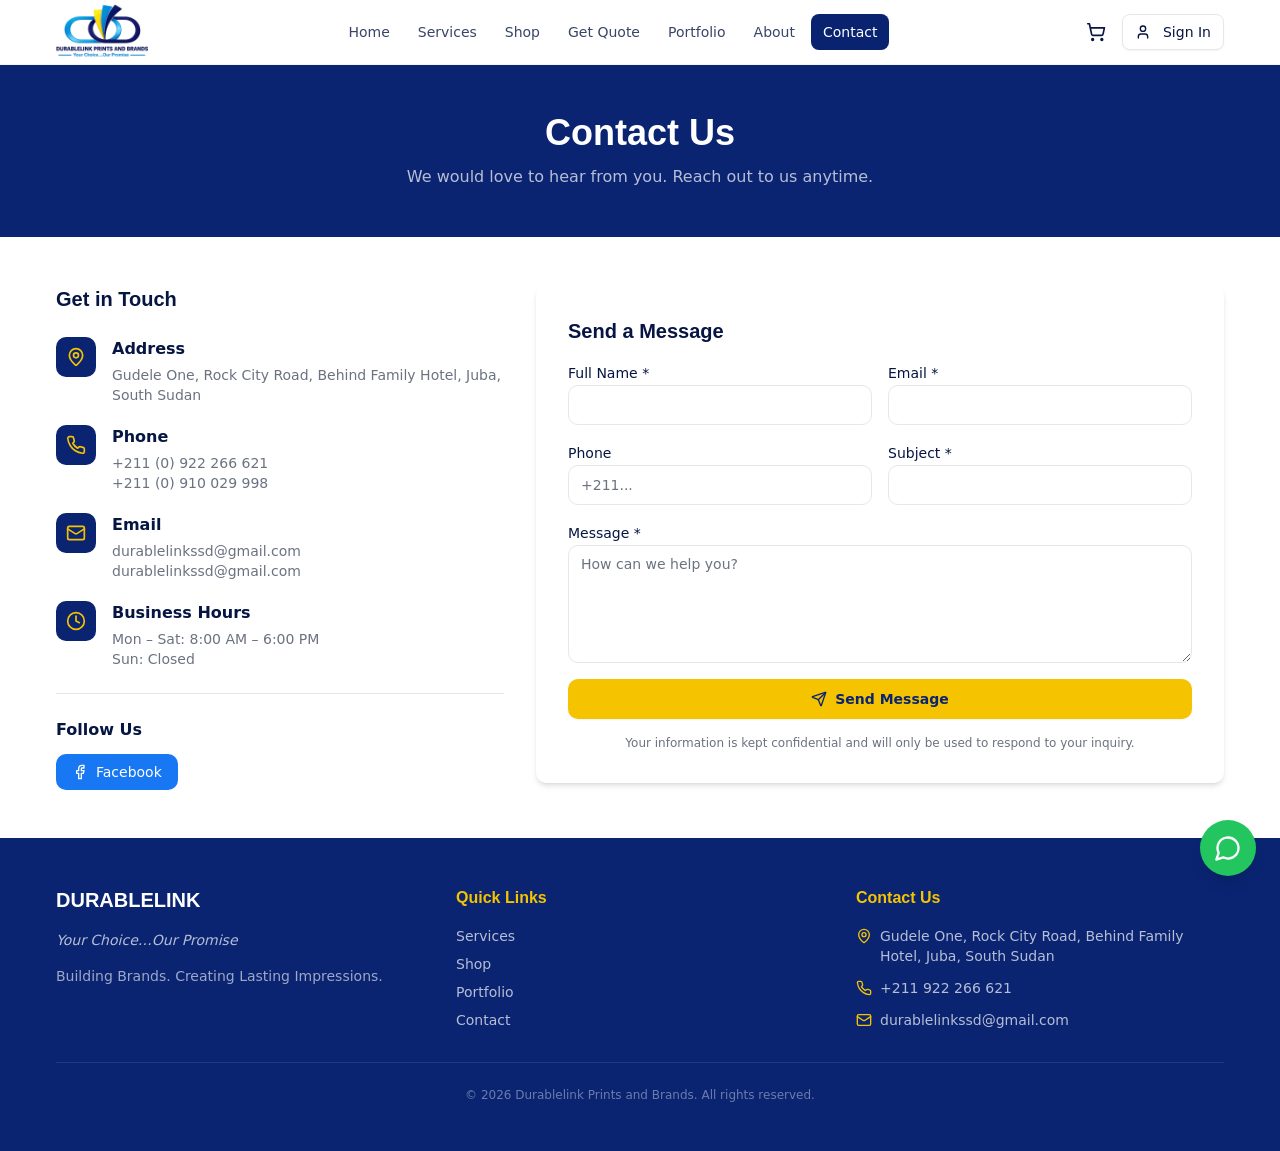
<file: contact.html>
<!DOCTYPE html><html lang="en"><head>
<meta charset="utf-8"/>
<meta name="viewport" content="width=device-width, initial-scale=1"/>
<title>Contact Us | Durablelink Prints and Brands</title>
<meta name="description" content="Premium printing, branding, signage, and promotional services in Juba, South Sudan. Business cards, banners, vehicle wraps, apparel, and more."/>
<meta property="og:title" content="Contact Us | Durablelink Prints and Brands"/>
<meta property="og:description" content="Premium printing, branding, signage, and promotional services in Juba, South Sudan. Business cards, banners, vehicle wraps, apparel, and more."/>
<meta property="og:image" content="assets/og-image.png"/>
<meta name="twitter:card" content="summary_large_image"/>
<meta name="twitter:title" content="Contact Us | Durablelink Prints and Brands"/>
<meta name="twitter:description" content="Premium printing, branding, signage, and promotional services in Juba, South Sudan. Business cards, banners, vehicle wraps, apparel, and more."/>
<meta name="twitter:image" content="assets/og-image.png"/>
<link rel="shortcut icon" href="assets/favicon.png"/>
<link rel="icon" type="image/png" href="assets/favicon.png"/>
<link rel="stylesheet" href="assets/style.css"/>
<link rel="stylesheet" href="assets/site.css"/>
<script>!function(){try{var d=document.documentElement,c=d.classList;c.remove('light','dark');var e=localStorage.getItem('theme');if('system'===e||(!e&&false)){var t='(prefers-color-scheme: dark)',m=window.matchMedia(t);if(m.media!==t||m.matches){d.style.colorScheme='dark';c.add('dark')}else{d.style.colorScheme='light';c.add('light')}}else if(e){c.add(e||'')}else{c.add('light')}if(e==='light'||e==='dark'||!e)d.style.colorScheme=e||'light'}catch(e){}}()</script>
<script src="https://apps.abacus.ai/chatllm/appllm-lib.js" defer></script>
</head><body class="__variable_c70c06 __variable_2fad4c font-sans antialiased"><div class="min-h-screen"><header class="sticky top-0 z-50 w-full border-b border-border/40 bg-background/80 backdrop-blur-lg"><div class="mx-auto flex h-16 max-w-[1200px] items-center justify-between px-4"><a class="flex items-center gap-1 group" href="index.html" aria-label="Durablelink Prints and Brands - Home"><img src="assets/brand/logo-header.png" alt="Durablelink Prints and Brands logo" class="h-14 w-auto" width="92" height="56"/></a><nav class="hidden lg:flex items-center gap-1"><a class="px-3 py-2 rounded-md text-sm font-medium transition-colors text-foreground/80 hover:bg-muted hover:text-foreground" href="index.html">Home</a><a class="px-3 py-2 rounded-md text-sm font-medium transition-colors text-foreground/80 hover:bg-muted hover:text-foreground" href="services.html">Services</a><a class="px-3 py-2 rounded-md text-sm font-medium transition-colors text-foreground/80 hover:bg-muted hover:text-foreground" href="shop.html">Shop</a><a class="px-3 py-2 rounded-md text-sm font-medium transition-colors text-foreground/80 hover:bg-muted hover:text-foreground" href="quote.html">Get Quote</a><a class="px-3 py-2 rounded-md text-sm font-medium transition-colors text-foreground/80 hover:bg-muted hover:text-foreground" href="portfolio.html">Portfolio</a><a class="px-3 py-2 rounded-md text-sm font-medium transition-colors text-foreground/80 hover:bg-muted hover:text-foreground" href="about.html">About</a><a class="px-3 py-2 rounded-md text-sm font-medium transition-colors bg-primary text-primary-foreground" href="contact.html">Contact</a></nav><div class="flex items-center gap-2"><a class="relative p-2 rounded-md hover:bg-muted transition-colors" href="cart.html"><svg xmlns="http://www.w3.org/2000/svg" width="24" height="24" viewBox="0 0 24 24" fill="none" stroke="currentColor" stroke-width="2" stroke-linecap="round" stroke-linejoin="round" class="lucide lucide-shopping-cart w-5 h-5"><circle cx="8" cy="21" r="1"></circle><circle cx="19" cy="21" r="1"></circle><path d="M2.05 2.05h2l2.66 12.42a2 2 0 0 0 2 1.58h9.78a2 2 0 0 0 1.95-1.57l1.65-7.43H5.12"></path></svg><span id="cart-badge" class="hidden">0</span></a><a class="inline-flex items-center justify-center gap-2 whitespace-nowrap text-sm font-medium transition-all duration-fast focus-visible:outline-none focus-visible:ring-2 focus-visible:ring-ring focus-visible:ring-offset-2 focus-visible:ring-offset-background active:scale-[0.98] disabled:pointer-events-none disabled:opacity-50 [&amp;_svg]:pointer-events-none [&amp;_svg]:w-4 [&amp;_svg]:h-4 [&amp;_svg]:shrink-0 border border-input bg-background shadow-sm hover:bg-accent hover:text-accent-foreground hover:border-accent hover:shadow-sm h-9 rounded-md px-3 hidden sm:inline-flex" href="login.html"><svg xmlns="http://www.w3.org/2000/svg" width="24" height="24" viewBox="0 0 24 24" fill="none" stroke="currentColor" stroke-width="2" stroke-linecap="round" stroke-linejoin="round" class="lucide lucide-user w-4 h-4 mr-1"><path d="M19 21v-2a4 4 0 0 0-4-4H9a4 4 0 0 0-4 4v2"></path><circle cx="12" cy="7" r="4"></circle></svg> Sign In</a><button class="lg:hidden p-2 rounded-md hover:bg-muted" aria-label="Toggle menu"><svg id="menu-icon-open" xmlns="http://www.w3.org/2000/svg" width="24" height="24" viewBox="0 0 24 24" fill="none" stroke="currentColor" stroke-width="2" stroke-linecap="round" stroke-linejoin="round" class="lucide lucide-menu w-5 h-5"><line x1="4" x2="20" y1="12" y2="12"></line><line x1="4" x2="20" y1="6" y2="6"></line><line x1="4" x2="20" y1="18" y2="18"></line></svg><svg id="menu-icon-close" xmlns="http://www.w3.org/2000/svg" width="24" height="24" viewBox="0 0 24 24" fill="none" stroke="currentColor" stroke-width="2" stroke-linecap="round" stroke-linejoin="round" class="lucide lucide-menu w-5 h-5 hidden"><path d="M18 6 6 18"></path><path d="m6 6 12 12"></path></svg></button></div></div></header>
<div id="mobile-menu" class="lg:hidden hidden border-b border-border/40 bg-background/80 backdrop-blur-lg shadow-md">
  <nav class="mx-auto max-w-[1200px] px-4 py-3 flex flex-col gap-1">
<a class="px-3 py-2 rounded-md text-sm font-medium text-foreground/80 hover:bg-muted hover:text-foreground" href="index.html">Home</a>
<a class="px-3 py-2 rounded-md text-sm font-medium text-foreground/80 hover:bg-muted hover:text-foreground" href="services.html">Services</a>
<a class="px-3 py-2 rounded-md text-sm font-medium text-foreground/80 hover:bg-muted hover:text-foreground" href="shop.html">Shop</a>
<a class="px-3 py-2 rounded-md text-sm font-medium text-foreground/80 hover:bg-muted hover:text-foreground" href="quote.html">Get Quote</a>
<a class="px-3 py-2 rounded-md text-sm font-medium text-foreground/80 hover:bg-muted hover:text-foreground" href="portfolio.html">Portfolio</a>
<a class="px-3 py-2 rounded-md text-sm font-medium text-foreground/80 hover:bg-muted hover:text-foreground" href="about.html">About</a>
<a class="px-3 py-2 rounded-md text-sm font-medium bg-primary text-primary-foreground" href="contact.html">Contact</a>
<div class="my-2 border-t border-border/40"></div>
<a class="px-3 py-2 rounded-md text-sm font-medium text-foreground/80 hover:bg-muted hover:text-foreground" href="login.html">Sign In</a>
  </nav>
</div>
<section class="bg-[#0A2472] py-12"><div class="mx-auto max-w-[1200px] px-4 text-center"><h1 class="text-4xl font-display font-extrabold text-white mb-3">Contact Us</h1><p class="text-white/70">We would love to hear from you. Reach out to us anytime.</p></div></section><section class="py-12"><div class="mx-auto max-w-[1200px] px-4"><div class="grid lg:grid-cols-5 gap-8"><div class="lg:col-span-2 space-y-6"><div  style="--rd:-20px" class="reveal reveal-x"><h2 class="font-display font-bold text-xl mb-6">Get in Touch</h2><div class="space-y-5"><div class="flex items-start gap-4"><div class="w-10 h-10 rounded-lg bg-[#0A2472] flex items-center justify-center flex-shrink-0"><svg xmlns="http://www.w3.org/2000/svg" width="24" height="24" viewBox="0 0 24 24" fill="none" stroke="currentColor" stroke-width="2" stroke-linecap="round" stroke-linejoin="round" class="lucide lucide-map-pin w-5 h-5 text-[#F5C300]"><path d="M20 10c0 4.993-5.539 10.193-7.399 11.799a1 1 0 0 1-1.202 0C9.539 20.193 4 14.993 4 10a8 8 0 0 1 16 0"></path><circle cx="12" cy="10" r="3"></circle></svg></div><div><h3 class="font-semibold mb-1">Address</h3><p class="text-sm text-muted-foreground">Gudele One, Rock City Road, Behind Family Hotel, Juba, South Sudan</p></div></div><div class="flex items-start gap-4"><div class="w-10 h-10 rounded-lg bg-[#0A2472] flex items-center justify-center flex-shrink-0"><svg xmlns="http://www.w3.org/2000/svg" width="24" height="24" viewBox="0 0 24 24" fill="none" stroke="currentColor" stroke-width="2" stroke-linecap="round" stroke-linejoin="round" class="lucide lucide-phone w-5 h-5 text-[#F5C300]"><path d="M22 16.92v3a2 2 0 0 1-2.18 2 19.79 19.79 0 0 1-8.63-3.07 19.5 19.5 0 0 1-6-6 19.79 19.79 0 0 1-3.07-8.67A2 2 0 0 1 4.11 2h3a2 2 0 0 1 2 1.72 12.84 12.84 0 0 0 .7 2.81 2 2 0 0 1-.45 2.11L8.09 9.91a16 16 0 0 0 6 6l1.27-1.27a2 2 0 0 1 2.11-.45 12.84 12.84 0 0 0 2.81.7A2 2 0 0 1 22 16.92z"></path></svg></div><div><h3 class="font-semibold mb-1">Phone</h3><p class="text-sm text-muted-foreground">+211 (0) 922 266 621</p><p class="text-sm text-muted-foreground">+211 (0) 910 029 998</p></div></div><div class="flex items-start gap-4"><div class="w-10 h-10 rounded-lg bg-[#0A2472] flex items-center justify-center flex-shrink-0"><svg xmlns="http://www.w3.org/2000/svg" width="24" height="24" viewBox="0 0 24 24" fill="none" stroke="currentColor" stroke-width="2" stroke-linecap="round" stroke-linejoin="round" class="lucide lucide-mail w-5 h-5 text-[#F5C300]"><rect width="20" height="16" x="2" y="4" rx="2"></rect><path d="m22 7-8.97 5.7a1.94 1.94 0 0 1-2.06 0L2 7"></path></svg></div><div><h3 class="font-semibold mb-1">Email</h3><p class="text-sm text-muted-foreground"><a href="mailto:durablelinkssd@gmail.com" class="hover:text-[#F5C300] transition-colors">durablelinkssd@gmail.com</a></p><p class="text-sm text-muted-foreground"><a href="mailto:durablelinkssd@gmail.com" class="hover:text-[#F5C300] transition-colors">durablelinkssd@gmail.com</a></p></div></div><div class="flex items-start gap-4"><div class="w-10 h-10 rounded-lg bg-[#0A2472] flex items-center justify-center flex-shrink-0"><svg xmlns="http://www.w3.org/2000/svg" width="24" height="24" viewBox="0 0 24 24" fill="none" stroke="currentColor" stroke-width="2" stroke-linecap="round" stroke-linejoin="round" class="lucide lucide-clock w-5 h-5 text-[#F5C300]"><circle cx="12" cy="12" r="10"></circle><polyline points="12 6 12 12 16 14"></polyline></svg></div><div><h3 class="font-semibold mb-1">Business Hours</h3><p class="text-sm text-muted-foreground">Mon – Sat: 8:00 AM – 6:00 PM</p><p class="text-sm text-muted-foreground">Sun: Closed</p></div></div></div><div class="mt-6 pt-6 border-t"><h3 class="font-semibold mb-3">Follow Us</h3><a href="https://www.facebook.com/profile.php?id=61556463498498" target="_blank" rel="noopener noreferrer" class="inline-flex items-center gap-2 px-4 py-2 rounded-lg bg-[#1877F2] text-white text-sm hover:opacity-90 transition-opacity"><svg xmlns="http://www.w3.org/2000/svg" width="24" height="24" viewBox="0 0 24 24" fill="none" stroke="currentColor" stroke-width="2" stroke-linecap="round" stroke-linejoin="round" class="lucide lucide-facebook w-4 h-4"><path d="M18 2h-3a5 5 0 0 0-5 5v3H7v4h3v8h4v-8h3l1-4h-4V7a1 1 0 0 1 1-1h3z"></path></svg> Facebook</a></div></div></div><div class="lg:col-span-3"><form class="reveal reveal-x bg-card rounded-lg p-6 md:p-8 shadow-md space-y-4" id="contact-form" data-wa-form="contact" data-wa-subject="Message from Website - Durablelink Prints and Brands"  style="--rd:20px"><h2 class="font-display font-bold text-xl mb-2">Send a Message</h2><div class="grid sm:grid-cols-2 gap-4"><div><label class="text-sm font-medium leading-none peer-disabled:cursor-not-allowed peer-disabled:opacity-70">Full Name *</label><input class="flex w-full rounded-lg border bg-background text-sm transition-all duration-fast file:border-0 file:bg-transparent file:text-sm file:font-medium placeholder:text-muted-foreground focus-visible:outline-none disabled:cursor-not-allowed disabled:opacity-50 border-input hover:border-ring/50 focus-visible:border-input focus-visible:ring-2 focus-visible:ring-ring focus-visible:ring-offset-2 focus-visible:ring-offset-background h-10 px-3 py-2" required="" name="name" value=""/></div><div><label class="text-sm font-medium leading-none peer-disabled:cursor-not-allowed peer-disabled:opacity-70">Email *</label><input type="email" class="flex w-full rounded-lg border bg-background text-sm transition-all duration-fast file:border-0 file:bg-transparent file:text-sm file:font-medium placeholder:text-muted-foreground focus-visible:outline-none disabled:cursor-not-allowed disabled:opacity-50 border-input hover:border-ring/50 focus-visible:border-input focus-visible:ring-2 focus-visible:ring-ring focus-visible:ring-offset-2 focus-visible:ring-offset-background h-10 px-3 py-2" required="" name="email" value=""/></div></div><div class="grid sm:grid-cols-2 gap-4"><div><label class="text-sm font-medium leading-none peer-disabled:cursor-not-allowed peer-disabled:opacity-70">Phone</label><input class="flex w-full rounded-lg border bg-background text-sm transition-all duration-fast file:border-0 file:bg-transparent file:text-sm file:font-medium placeholder:text-muted-foreground focus-visible:outline-none disabled:cursor-not-allowed disabled:opacity-50 border-input hover:border-ring/50 focus-visible:border-input focus-visible:ring-2 focus-visible:ring-ring focus-visible:ring-offset-2 focus-visible:ring-offset-background h-10 px-3 py-2" placeholder="+211..." name="phone" value=""/></div><div><label class="text-sm font-medium leading-none peer-disabled:cursor-not-allowed peer-disabled:opacity-70">Subject *</label><input class="flex w-full rounded-lg border bg-background text-sm transition-all duration-fast file:border-0 file:bg-transparent file:text-sm file:font-medium placeholder:text-muted-foreground focus-visible:outline-none disabled:cursor-not-allowed disabled:opacity-50 border-input hover:border-ring/50 focus-visible:border-input focus-visible:ring-2 focus-visible:ring-ring focus-visible:ring-offset-2 focus-visible:ring-offset-background h-10 px-3 py-2" required="" name="subject" value=""/></div></div><div><label class="text-sm font-medium leading-none peer-disabled:cursor-not-allowed peer-disabled:opacity-70">Message *</label><textarea class="flex min-h-[80px] w-full rounded-lg border bg-background px-3 py-2 text-sm transition-all duration-fast placeholder:text-muted-foreground focus-visible:outline-none disabled:cursor-not-allowed disabled:opacity-50 border-input hover:border-ring/50 focus-visible:border-input focus-visible:ring-2 focus-visible:ring-ring focus-visible:ring-offset-2 focus-visible:ring-offset-background" name="message" required="" rows="5" placeholder="How can we help you?"></textarea></div><button class="inline-flex items-center justify-center whitespace-nowrap rounded-lg text-sm transition-all duration-fast focus-visible:outline-none focus-visible:ring-2 focus-visible:ring-ring focus-visible:ring-offset-2 focus-visible:ring-offset-background active:scale-[0.98] disabled:pointer-events-none disabled:opacity-50 [&amp;_svg]:pointer-events-none [&amp;_svg]:w-4 [&amp;_svg]:h-4 [&amp;_svg]:shrink-0 shadow-sm hover:shadow-md h-10 px-4 w-full bg-[#F5C300] text-[#0A2472] hover:bg-[#F5C300]/90 font-bold py-3 gap-2" type="submit"><svg xmlns="http://www.w3.org/2000/svg" width="24" height="24" viewBox="0 0 24 24" fill="none" stroke="currentColor" stroke-width="2" stroke-linecap="round" stroke-linejoin="round" class="lucide lucide-send w-4 h-4"><path d="M14.536 21.686a.5.5 0 0 0 .937-.024l6.5-19a.496.496 0 0 0-.635-.635l-19 6.5a.5.5 0 0 0-.024.937l7.93 3.18a2 2 0 0 1 1.112 1.11z"></path><path d="m21.854 2.147-10.94 10.939"></path></svg> Send Message</button><p class="text-xs text-muted-foreground text-center">Your information is kept confidential and will only be used to respond to your inquiry.</p><div class="form-status" role="status"></div></form></div></div></div></section><footer class="bg-[#0A2472] text-white"><div class="mx-auto max-w-[1200px] px-4 py-12"><div class="grid grid-cols-1 md:grid-cols-3 gap-8"><div class="space-y-4"><div class="flex items-center gap-2"><span class="font-display font-extrabold text-xl text-white">DURABLELINK</span></div><p class="text-white/70 text-sm italic">Your Choice…Our Promise</p><p class="text-white/60 text-sm">Building Brands. Creating Lasting Impressions.</p></div><div><h3 class="font-display font-bold text-[#F5C300] mb-4">Quick Links</h3><div class="space-y-2"><a class="block text-sm text-white/70 hover:text-[#F5C300] transition-colors" href="services.html">Services</a><a class="block text-sm text-white/70 hover:text-[#F5C300] transition-colors" href="shop.html">Shop</a><a class="block text-sm text-white/70 hover:text-[#F5C300] transition-colors" href="portfolio.html">Portfolio</a><a class="block text-sm text-white/70 hover:text-[#F5C300] transition-colors" href="contact.html">Contact</a></div></div><div><h3 class="font-display font-bold text-[#F5C300] mb-4">Contact Us</h3><div class="space-y-3 text-sm text-white/70"><div class="flex items-start gap-2"><svg xmlns="http://www.w3.org/2000/svg" width="24" height="24" viewBox="0 0 24 24" fill="none" stroke="currentColor" stroke-width="2" stroke-linecap="round" stroke-linejoin="round" class="lucide lucide-map-pin w-4 h-4 mt-0.5 flex-shrink-0 text-[#F5C300]"><path d="M20 10c0 4.993-5.539 10.193-7.399 11.799a1 1 0 0 1-1.202 0C9.539 20.193 4 14.993 4 10a8 8 0 0 1 16 0"></path><circle cx="12" cy="10" r="3"></circle></svg><span>Gudele One, Rock City Road, Behind Family Hotel, Juba, South Sudan</span></div><div class="flex items-center gap-2"><svg xmlns="http://www.w3.org/2000/svg" width="24" height="24" viewBox="0 0 24 24" fill="none" stroke="currentColor" stroke-width="2" stroke-linecap="round" stroke-linejoin="round" class="lucide lucide-phone w-4 h-4 flex-shrink-0 text-[#F5C300]"><path d="M22 16.92v3a2 2 0 0 1-2.18 2 19.79 19.79 0 0 1-8.63-3.07 19.5 19.5 0 0 1-6-6 19.79 19.79 0 0 1-3.07-8.67A2 2 0 0 1 4.11 2h3a2 2 0 0 1 2 1.72 12.84 12.84 0 0 0 .7 2.81 2 2 0 0 1-.45 2.11L8.09 9.91a16 16 0 0 0 6 6l1.27-1.27a2 2 0 0 1 2.11-.45 12.84 12.84 0 0 0 2.81.7A2 2 0 0 1 22 16.92z"></path></svg><span>+211 922 266 621</span></div><div class="flex items-center gap-2"><svg xmlns="http://www.w3.org/2000/svg" width="24" height="24" viewBox="0 0 24 24" fill="none" stroke="currentColor" stroke-width="2" stroke-linecap="round" stroke-linejoin="round" class="lucide lucide-mail w-4 h-4 flex-shrink-0 text-[#F5C300]"><rect width="20" height="16" x="2" y="4" rx="2"></rect><path d="m22 7-8.97 5.7a1.94 1.94 0 0 1-2.06 0L2 7"></path></svg><span><a href="mailto:durablelinkssd@gmail.com" class="hover:text-[#F5C300] transition-colors">durablelinkssd@gmail.com</a></span></div></div></div></div><div class="mt-8 pt-6 border-t border-white/10 text-center text-xs text-white/40">© 2026 Durablelink Prints and Brands. All rights reserved.</div></div></footer><a href="https://wa.me/211922266621" target="_blank" rel="noopener noreferrer" class="fixed bottom-6 right-6 z-50 flex items-center justify-center w-14 h-14 rounded-full bg-green-500 text-white shadow-lg hover:bg-green-600 hover:scale-110 transition-all duration-300" aria-label="Chat on WhatsApp"><svg xmlns="http://www.w3.org/2000/svg" width="24" height="24" viewBox="0 0 24 24" fill="none" stroke="currentColor" stroke-width="2" stroke-linecap="round" stroke-linejoin="round" class="lucide lucide-message-circle w-7 h-7"><path d="M7.9 20A9 9 0 1 0 4 16.1L2 22Z"></path></svg></a></div>
<script src="assets/site.js" defer></script>
<div id="toast" role="status" aria-live="polite"></div>
</body></html>
</file>
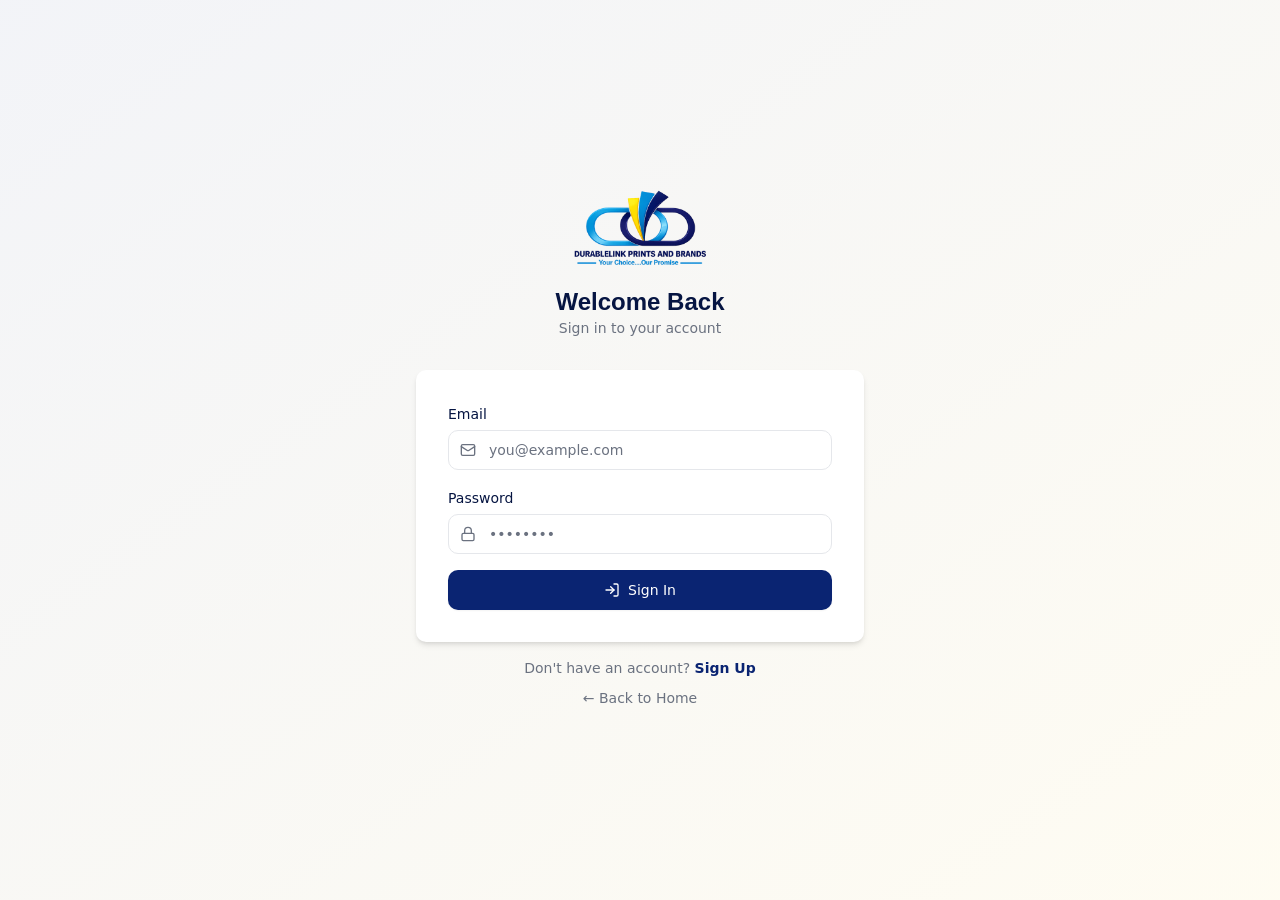
<file: login.html>
<!DOCTYPE html><html lang="en"><head>
<meta charset="utf-8"/>
<meta name="viewport" content="width=device-width, initial-scale=1"/>
<title>Sign In | Durablelink Prints and Brands</title>
<meta name="description" content="Premium printing, branding, signage, and promotional services in Juba, South Sudan. Business cards, banners, vehicle wraps, apparel, and more."/>
<meta property="og:title" content="Sign In | Durablelink Prints and Brands"/>
<meta property="og:description" content="Premium printing, branding, signage, and promotional services in Juba, South Sudan. Business cards, banners, vehicle wraps, apparel, and more."/>
<meta property="og:image" content="assets/og-image.png"/>
<meta name="twitter:card" content="summary_large_image"/>
<meta name="twitter:title" content="Sign In | Durablelink Prints and Brands"/>
<meta name="twitter:description" content="Premium printing, branding, signage, and promotional services in Juba, South Sudan. Business cards, banners, vehicle wraps, apparel, and more."/>
<meta name="twitter:image" content="assets/og-image.png"/>
<link rel="shortcut icon" href="assets/favicon.png"/>
<link rel="icon" type="image/png" href="assets/favicon.png"/>
<link rel="stylesheet" href="assets/style.css"/>
<link rel="stylesheet" href="assets/site.css"/>
<script>!function(){try{var d=document.documentElement,c=d.classList;c.remove('light','dark');var e=localStorage.getItem('theme');if('system'===e||(!e&&false)){var t='(prefers-color-scheme: dark)',m=window.matchMedia(t);if(m.media!==t||m.matches){d.style.colorScheme='dark';c.add('dark')}else{d.style.colorScheme='light';c.add('light')}}else if(e){c.add(e||'')}else{c.add('light')}if(e==='light'||e==='dark'||!e)d.style.colorScheme=e||'light'}catch(e){}}()</script>
<script src="https://apps.abacus.ai/chatllm/appllm-lib.js" defer></script>
</head><body class="__variable_c70c06 __variable_2fad4c font-sans antialiased"><div class="min-h-screen flex items-center justify-center bg-gradient-to-br from-[#0A2472]/5 to-[#F5C300]/5 p-4"><div class="w-full max-w-md"><div class="text-center mb-8"><div class="flex justify-center mb-4"><a class="flex items-center gap-2 group" href="index.html" aria-label="Durablelink Prints and Brands - Home"><img src="assets/brand/logo-header.png" alt="Durablelink Prints and Brands logo" class="h-20 w-auto" width="131" height="80"/></a></div><h1 class="text-2xl font-display font-bold">Welcome Back</h1><p class="text-muted-foreground text-sm">Sign in to your account</p></div><form class="bg-card rounded-lg p-6 md:p-8 shadow-md space-y-4" data-static-notice><div><label class="text-sm font-medium leading-none peer-disabled:cursor-not-allowed peer-disabled:opacity-70" for="email">Email</label><div class="relative mt-1"><svg xmlns="http://www.w3.org/2000/svg" width="24" height="24" viewBox="0 0 24 24" fill="none" stroke="currentColor" stroke-width="2" stroke-linecap="round" stroke-linejoin="round" class="lucide lucide-mail absolute left-3 top-1/2 -translate-y-1/2 w-4 h-4 text-muted-foreground"><rect width="20" height="16" x="2" y="4" rx="2"></rect><path d="m22 7-8.97 5.7a1.94 1.94 0 0 1-2.06 0L2 7"></path></svg><input type="email" class="flex w-full rounded-lg border bg-background text-sm transition-all duration-fast file:border-0 file:bg-transparent file:text-sm file:font-medium placeholder:text-muted-foreground focus-visible:outline-none disabled:cursor-not-allowed disabled:opacity-50 border-input hover:border-ring/50 focus-visible:border-input focus-visible:ring-2 focus-visible:ring-ring focus-visible:ring-offset-2 focus-visible:ring-offset-background h-10 px-3 py-2 pl-10" id="email" required="" placeholder="you@example.com" name="email" value=""/></div></div><div><label class="text-sm font-medium leading-none peer-disabled:cursor-not-allowed peer-disabled:opacity-70" for="password">Password</label><div class="relative mt-1"><svg xmlns="http://www.w3.org/2000/svg" width="24" height="24" viewBox="0 0 24 24" fill="none" stroke="currentColor" stroke-width="2" stroke-linecap="round" stroke-linejoin="round" class="lucide lucide-lock absolute left-3 top-1/2 -translate-y-1/2 w-4 h-4 text-muted-foreground"><rect width="18" height="11" x="3" y="11" rx="2" ry="2"></rect><path d="M7 11V7a5 5 0 0 1 10 0v4"></path></svg><input type="password" class="flex w-full rounded-lg border bg-background text-sm transition-all duration-fast file:border-0 file:bg-transparent file:text-sm file:font-medium placeholder:text-muted-foreground focus-visible:outline-none disabled:cursor-not-allowed disabled:opacity-50 border-input hover:border-ring/50 focus-visible:border-input focus-visible:ring-2 focus-visible:ring-ring focus-visible:ring-offset-2 focus-visible:ring-offset-background h-10 px-3 py-2 pl-10" id="password" required="" placeholder="••••••••" name="password" value=""/></div></div><button class="inline-flex items-center justify-center whitespace-nowrap rounded-lg text-sm font-medium transition-all duration-fast focus-visible:outline-none focus-visible:ring-2 focus-visible:ring-ring focus-visible:ring-offset-2 focus-visible:ring-offset-background active:scale-[0.98] disabled:pointer-events-none disabled:opacity-50 [&amp;_svg]:pointer-events-none [&amp;_svg]:w-4 [&amp;_svg]:h-4 [&amp;_svg]:shrink-0 text-primary-foreground shadow-sm hover:shadow-md h-10 px-4 py-2 w-full bg-[#0A2472] hover:bg-[#0A2472]/90 gap-2" type="submit"><svg xmlns="http://www.w3.org/2000/svg" width="24" height="24" viewBox="0 0 24 24" fill="none" stroke="currentColor" stroke-width="2" stroke-linecap="round" stroke-linejoin="round" class="lucide lucide-log-in w-4 h-4"><path d="M15 3h4a2 2 0 0 1 2 2v14a2 2 0 0 1-2 2h-4"></path><polyline points="10 17 15 12 10 7"></polyline><line x1="15" x2="3" y1="12" y2="12"></line></svg> Sign In</button><div class="form-status" role="status"></div></form><p class="text-center text-sm text-muted-foreground mt-4">Don&#x27;t have an account?<!-- --> <a class="text-[#0A2472] font-semibold hover:underline" href="signup.html">Sign Up</a></p><p class="text-center mt-2"><a class="text-sm text-muted-foreground hover:text-foreground" href="index.html">← Back to Home</a></p></div></div>
<script src="assets/site.js" defer></script>
<div id="toast" role="status" aria-live="polite"></div>
</body></html>
</file>
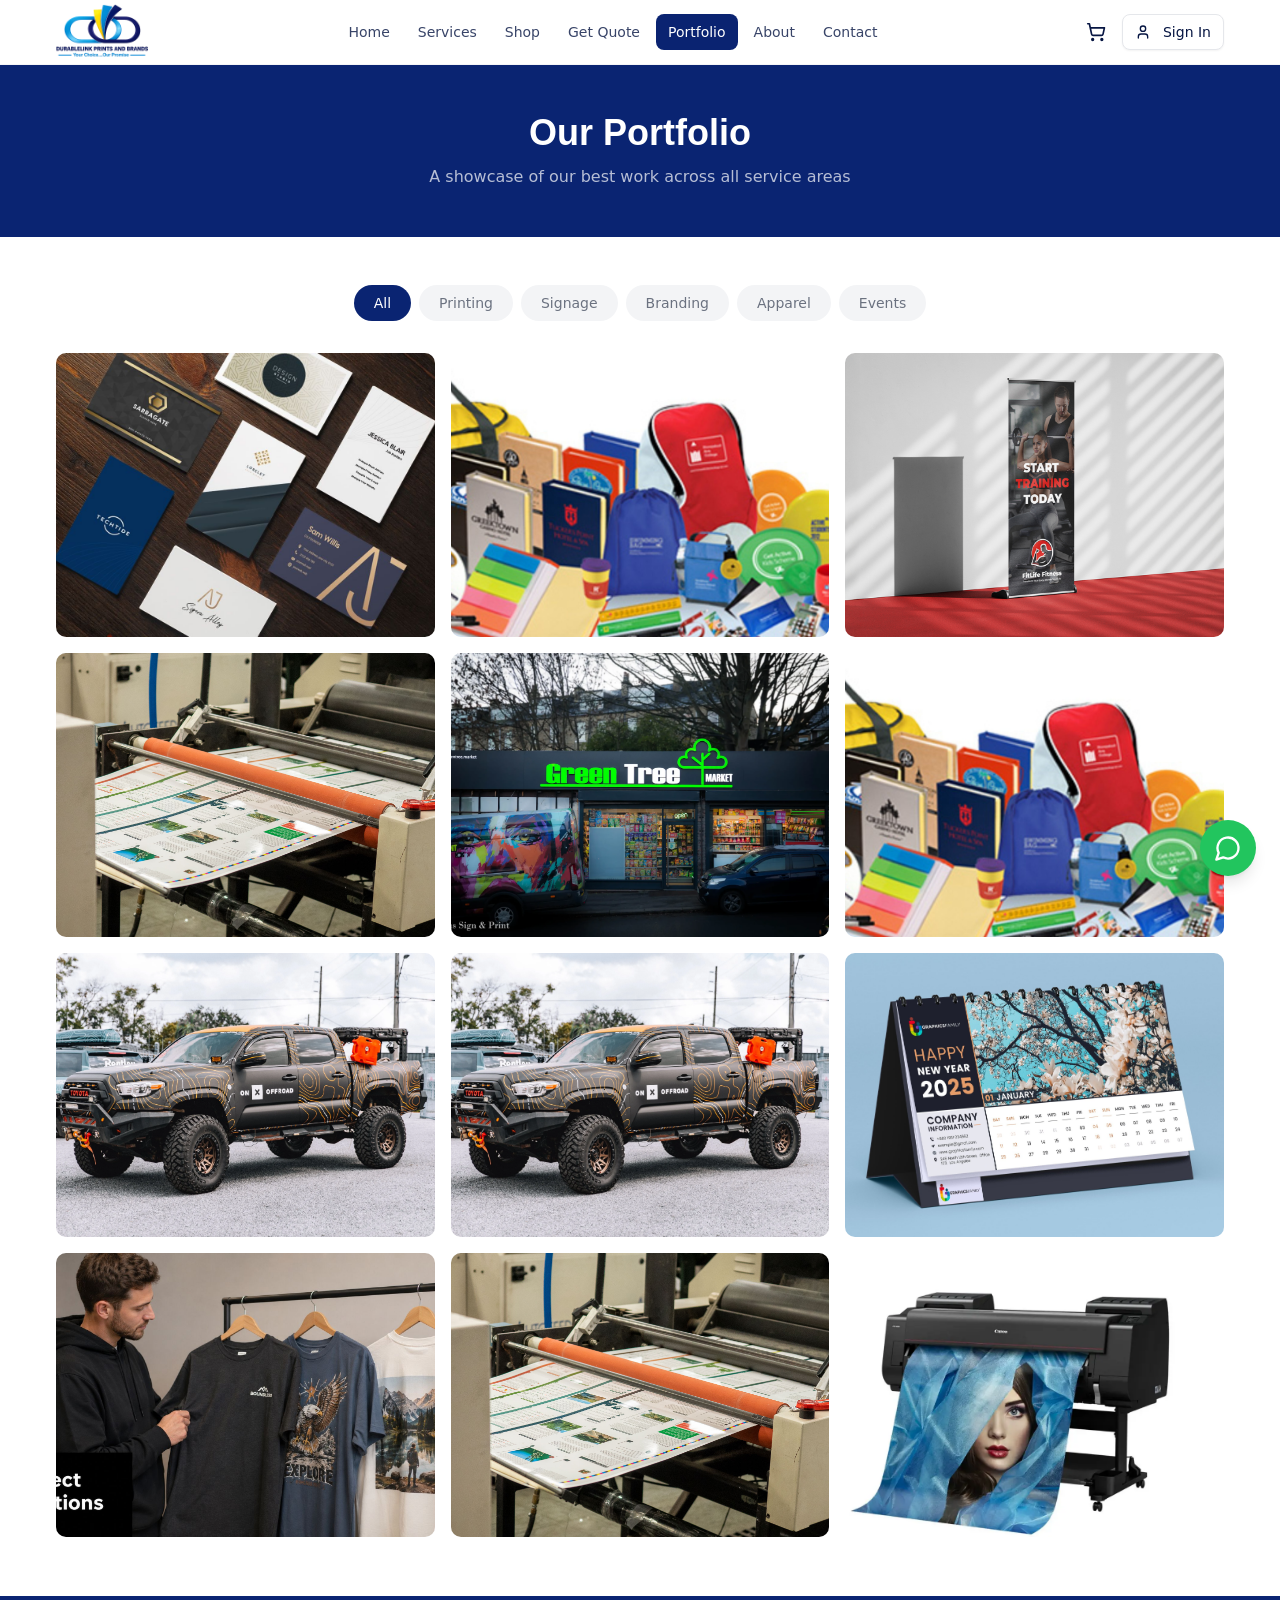
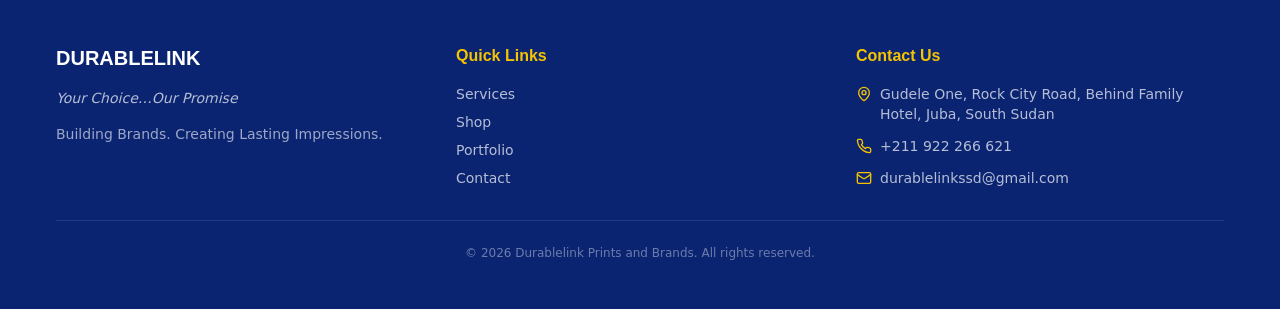
<file: portfolio.html>
<!DOCTYPE html><html lang="en"><head>
<meta charset="utf-8"/>
<meta name="viewport" content="width=device-width, initial-scale=1"/>
<title>Portfolio | Durablelink Prints and Brands</title>
<meta name="description" content="Premium printing, branding, signage, and promotional services in Juba, South Sudan. Business cards, banners, vehicle wraps, apparel, and more."/>
<meta property="og:title" content="Portfolio | Durablelink Prints and Brands"/>
<meta property="og:description" content="Premium printing, branding, signage, and promotional services in Juba, South Sudan. Business cards, banners, vehicle wraps, apparel, and more."/>
<meta property="og:image" content="assets/og-image.png"/>
<meta name="twitter:card" content="summary_large_image"/>
<meta name="twitter:title" content="Portfolio | Durablelink Prints and Brands"/>
<meta name="twitter:description" content="Premium printing, branding, signage, and promotional services in Juba, South Sudan. Business cards, banners, vehicle wraps, apparel, and more."/>
<meta name="twitter:image" content="assets/og-image.png"/>
<link rel="shortcut icon" href="assets/favicon.png"/>
<link rel="icon" type="image/png" href="assets/favicon.png"/>
<link rel="stylesheet" href="assets/style.css"/>
<link rel="stylesheet" href="assets/site.css"/>
<script>!function(){try{var d=document.documentElement,c=d.classList;c.remove('light','dark');var e=localStorage.getItem('theme');if('system'===e||(!e&&false)){var t='(prefers-color-scheme: dark)',m=window.matchMedia(t);if(m.media!==t||m.matches){d.style.colorScheme='dark';c.add('dark')}else{d.style.colorScheme='light';c.add('light')}}else if(e){c.add(e||'')}else{c.add('light')}if(e==='light'||e==='dark'||!e)d.style.colorScheme=e||'light'}catch(e){}}()</script>
<script src="https://apps.abacus.ai/chatllm/appllm-lib.js" defer></script>
</head><body class="__variable_c70c06 __variable_2fad4c font-sans antialiased"><div class="min-h-screen"><header class="sticky top-0 z-50 w-full border-b border-border/40 bg-background/80 backdrop-blur-lg"><div class="mx-auto flex h-16 max-w-[1200px] items-center justify-between px-4"><a class="flex items-center gap-1 group" href="index.html" aria-label="Durablelink Prints and Brands - Home"><img src="assets/brand/logo-header.png" alt="Durablelink Prints and Brands logo" class="h-14 w-auto" width="92" height="56"/></a><nav class="hidden lg:flex items-center gap-1"><a class="px-3 py-2 rounded-md text-sm font-medium transition-colors text-foreground/80 hover:bg-muted hover:text-foreground" href="index.html">Home</a><a class="px-3 py-2 rounded-md text-sm font-medium transition-colors text-foreground/80 hover:bg-muted hover:text-foreground" href="services.html">Services</a><a class="px-3 py-2 rounded-md text-sm font-medium transition-colors text-foreground/80 hover:bg-muted hover:text-foreground" href="shop.html">Shop</a><a class="px-3 py-2 rounded-md text-sm font-medium transition-colors text-foreground/80 hover:bg-muted hover:text-foreground" href="quote.html">Get Quote</a><a class="px-3 py-2 rounded-md text-sm font-medium transition-colors bg-primary text-primary-foreground" href="portfolio.html">Portfolio</a><a class="px-3 py-2 rounded-md text-sm font-medium transition-colors text-foreground/80 hover:bg-muted hover:text-foreground" href="about.html">About</a><a class="px-3 py-2 rounded-md text-sm font-medium transition-colors text-foreground/80 hover:bg-muted hover:text-foreground" href="contact.html">Contact</a></nav><div class="flex items-center gap-2"><a class="relative p-2 rounded-md hover:bg-muted transition-colors" href="cart.html"><svg xmlns="http://www.w3.org/2000/svg" width="24" height="24" viewBox="0 0 24 24" fill="none" stroke="currentColor" stroke-width="2" stroke-linecap="round" stroke-linejoin="round" class="lucide lucide-shopping-cart w-5 h-5"><circle cx="8" cy="21" r="1"></circle><circle cx="19" cy="21" r="1"></circle><path d="M2.05 2.05h2l2.66 12.42a2 2 0 0 0 2 1.58h9.78a2 2 0 0 0 1.95-1.57l1.65-7.43H5.12"></path></svg><span id="cart-badge" class="hidden">0</span></a><a class="inline-flex items-center justify-center gap-2 whitespace-nowrap text-sm font-medium transition-all duration-fast focus-visible:outline-none focus-visible:ring-2 focus-visible:ring-ring focus-visible:ring-offset-2 focus-visible:ring-offset-background active:scale-[0.98] disabled:pointer-events-none disabled:opacity-50 [&amp;_svg]:pointer-events-none [&amp;_svg]:w-4 [&amp;_svg]:h-4 [&amp;_svg]:shrink-0 border border-input bg-background shadow-sm hover:bg-accent hover:text-accent-foreground hover:border-accent hover:shadow-sm h-9 rounded-md px-3 hidden sm:inline-flex" href="login.html"><svg xmlns="http://www.w3.org/2000/svg" width="24" height="24" viewBox="0 0 24 24" fill="none" stroke="currentColor" stroke-width="2" stroke-linecap="round" stroke-linejoin="round" class="lucide lucide-user w-4 h-4 mr-1"><path d="M19 21v-2a4 4 0 0 0-4-4H9a4 4 0 0 0-4 4v2"></path><circle cx="12" cy="7" r="4"></circle></svg> Sign In</a><button class="lg:hidden p-2 rounded-md hover:bg-muted" aria-label="Toggle menu"><svg id="menu-icon-open" xmlns="http://www.w3.org/2000/svg" width="24" height="24" viewBox="0 0 24 24" fill="none" stroke="currentColor" stroke-width="2" stroke-linecap="round" stroke-linejoin="round" class="lucide lucide-menu w-5 h-5"><line x1="4" x2="20" y1="12" y2="12"></line><line x1="4" x2="20" y1="6" y2="6"></line><line x1="4" x2="20" y1="18" y2="18"></line></svg><svg id="menu-icon-close" xmlns="http://www.w3.org/2000/svg" width="24" height="24" viewBox="0 0 24 24" fill="none" stroke="currentColor" stroke-width="2" stroke-linecap="round" stroke-linejoin="round" class="lucide lucide-menu w-5 h-5 hidden"><path d="M18 6 6 18"></path><path d="m6 6 12 12"></path></svg></button></div></div></header>
<div id="mobile-menu" class="lg:hidden hidden border-b border-border/40 bg-background/80 backdrop-blur-lg shadow-md">
  <nav class="mx-auto max-w-[1200px] px-4 py-3 flex flex-col gap-1">
<a class="px-3 py-2 rounded-md text-sm font-medium text-foreground/80 hover:bg-muted hover:text-foreground" href="index.html">Home</a>
<a class="px-3 py-2 rounded-md text-sm font-medium text-foreground/80 hover:bg-muted hover:text-foreground" href="services.html">Services</a>
<a class="px-3 py-2 rounded-md text-sm font-medium text-foreground/80 hover:bg-muted hover:text-foreground" href="shop.html">Shop</a>
<a class="px-3 py-2 rounded-md text-sm font-medium text-foreground/80 hover:bg-muted hover:text-foreground" href="quote.html">Get Quote</a>
<a class="px-3 py-2 rounded-md text-sm font-medium bg-primary text-primary-foreground" href="portfolio.html">Portfolio</a>
<a class="px-3 py-2 rounded-md text-sm font-medium text-foreground/80 hover:bg-muted hover:text-foreground" href="about.html">About</a>
<a class="px-3 py-2 rounded-md text-sm font-medium text-foreground/80 hover:bg-muted hover:text-foreground" href="contact.html">Contact</a>
<div class="my-2 border-t border-border/40"></div>
<a class="px-3 py-2 rounded-md text-sm font-medium text-foreground/80 hover:bg-muted hover:text-foreground" href="login.html">Sign In</a>
  </nav>
</div>
<section class="bg-[#0A2472] py-12"><div class="mx-auto max-w-[1200px] px-4 text-center"><h1 class="text-4xl font-display font-extrabold text-white mb-3">Our Portfolio</h1><p class="text-white/70">A showcase of our best work across all service areas</p></div></section><section class="py-12"><div class="mx-auto max-w-[1200px] px-4"><div class="flex flex-wrap justify-center gap-2 mb-8"><button class="active px-5 py-2 rounded-full text-sm font-medium transition-colors bg-[#0A2472] text-white" data-portfolio-filter="All">All</button><button class="px-5 py-2 rounded-full text-sm font-medium transition-colors bg-muted text-muted-foreground hover:bg-muted/80" data-portfolio-filter="Printing">Printing</button><button class="px-5 py-2 rounded-full text-sm font-medium transition-colors bg-muted text-muted-foreground hover:bg-muted/80" data-portfolio-filter="Signage">Signage</button><button class="px-5 py-2 rounded-full text-sm font-medium transition-colors bg-muted text-muted-foreground hover:bg-muted/80" data-portfolio-filter="Branding">Branding</button><button class="px-5 py-2 rounded-full text-sm font-medium transition-colors bg-muted text-muted-foreground hover:bg-muted/80" data-portfolio-filter="Apparel">Apparel</button><button class="px-5 py-2 rounded-full text-sm font-medium transition-colors bg-muted text-muted-foreground hover:bg-muted/80" data-portfolio-filter="Events">Events</button></div><div class="columns-1 sm:columns-2 lg:columns-3 gap-4 space-y-4"><div class="reveal break-inside-avoid cursor-pointer group portfolio-item" data-category="Printing"  style="--rd:20px"><div class="relative rounded-lg overflow-hidden"><div class="relative aspect-[4/3]"><img alt="Premium Business Cards" loading="lazy" decoding="async" class="object-cover group-hover:scale-105 transition-transform duration-500" style="position:absolute;height:100%;width:100%;left:0;top:0;right:0;bottom:0;color:transparent" src="assets/images/img-11.jpg"/></div><div class="absolute inset-0 bg-gradient-to-t from-black/70 to-transparent opacity-0 group-hover:opacity-100 transition-opacity flex items-end p-4"><div><p class="text-white font-semibold">Premium Business Cards</p><p class="text-white/70 text-sm">Printing</p></div></div></div></div><div class="reveal break-inside-avoid cursor-pointer group portfolio-item" data-category="Printing"  style="--rd:20px"><div class="relative rounded-lg overflow-hidden"><div class="relative aspect-[4/3]"><img alt="Brochure Production" loading="lazy" decoding="async" class="object-cover group-hover:scale-105 transition-transform duration-500" style="position:absolute;height:100%;width:100%;left:0;top:0;right:0;bottom:0;color:transparent" src="assets/images/img-06.jpg"/></div><div class="absolute inset-0 bg-gradient-to-t from-black/70 to-transparent opacity-0 group-hover:opacity-100 transition-opacity flex items-end p-4"><div><p class="text-white font-semibold">Brochure Production</p><p class="text-white/70 text-sm">Printing</p></div></div></div></div><div class="reveal break-inside-avoid cursor-pointer group portfolio-item" data-category="Printing"  style="--rd:20px"><div class="relative rounded-lg overflow-hidden"><div class="relative aspect-[4/3]"><img alt="Custom Calendar Designs" loading="lazy" decoding="async" class="object-cover group-hover:scale-105 transition-transform duration-500" style="position:absolute;height:100%;width:100%;left:0;top:0;right:0;bottom:0;color:transparent" src="assets/images/img-03.jpg"/></div><div class="absolute inset-0 bg-gradient-to-t from-black/70 to-transparent opacity-0 group-hover:opacity-100 transition-opacity flex items-end p-4"><div><p class="text-white font-semibold">Custom Calendar Designs</p><p class="text-white/70 text-sm">Printing</p></div></div></div></div><div class="reveal break-inside-avoid cursor-pointer group portfolio-item" data-category="Signage"  style="--rd:20px"><div class="relative rounded-lg overflow-hidden"><div class="relative aspect-[4/3]"><img alt="Large Vinyl Banners" loading="lazy" decoding="async" class="object-cover group-hover:scale-105 transition-transform duration-500" style="position:absolute;height:100%;width:100%;left:0;top:0;right:0;bottom:0;color:transparent" src="assets/images/img-00.jpg"/></div><div class="absolute inset-0 bg-gradient-to-t from-black/70 to-transparent opacity-0 group-hover:opacity-100 transition-opacity flex items-end p-4"><div><p class="text-white font-semibold">Large Vinyl Banners</p><p class="text-white/70 text-sm">Signage</p></div></div></div></div><div class="reveal break-inside-avoid cursor-pointer group portfolio-item" data-category="Signage"  style="--rd:20px"><div class="relative rounded-lg overflow-hidden"><div class="relative aspect-[4/3]"><img alt="Pull-Up Banner Display" loading="lazy" decoding="async" class="object-cover group-hover:scale-105 transition-transform duration-500" style="position:absolute;height:100%;width:100%;left:0;top:0;right:0;bottom:0;color:transparent" src="assets/images/img-04.jpg"/></div><div class="absolute inset-0 bg-gradient-to-t from-black/70 to-transparent opacity-0 group-hover:opacity-100 transition-opacity flex items-end p-4"><div><p class="text-white font-semibold">Pull-Up Banner Display</p><p class="text-white/70 text-sm">Signage</p></div></div></div></div><div class="reveal break-inside-avoid cursor-pointer group portfolio-item" data-category="Signage"  style="--rd:20px"><div class="relative rounded-lg overflow-hidden"><div class="relative aspect-[4/3]"><img alt="Shopfront Signage" loading="lazy" decoding="async" class="object-cover group-hover:scale-105 transition-transform duration-500" style="position:absolute;height:100%;width:100%;left:0;top:0;right:0;bottom:0;color:transparent" src="assets/images/img-08.webp"/></div><div class="absolute inset-0 bg-gradient-to-t from-black/70 to-transparent opacity-0 group-hover:opacity-100 transition-opacity flex items-end p-4"><div><p class="text-white font-semibold">Shopfront Signage</p><p class="text-white/70 text-sm">Signage</p></div></div></div></div><div class="reveal break-inside-avoid cursor-pointer group portfolio-item" data-category="Branding"  style="--rd:20px"><div class="relative rounded-lg overflow-hidden"><div class="relative aspect-[4/3]"><img alt="Full Vehicle Wrap" loading="lazy" decoding="async" class="object-cover group-hover:scale-105 transition-transform duration-500" style="position:absolute;height:100%;width:100%;left:0;top:0;right:0;bottom:0;color:transparent" src="assets/images/img-05.jpg"/></div><div class="absolute inset-0 bg-gradient-to-t from-black/70 to-transparent opacity-0 group-hover:opacity-100 transition-opacity flex items-end p-4"><div><p class="text-white font-semibold">Full Vehicle Wrap</p><p class="text-white/70 text-sm">Branding</p></div></div></div></div><div class="reveal break-inside-avoid cursor-pointer group portfolio-item" data-category="Branding"  style="--rd:20px"><div class="relative rounded-lg overflow-hidden"><div class="relative aspect-[4/3]"><img alt="Professional Finishing" loading="lazy" decoding="async" class="object-cover group-hover:scale-105 transition-transform duration-500" style="position:absolute;height:100%;width:100%;left:0;top:0;right:0;bottom:0;color:transparent" src="assets/images/img-09.jpg"/></div><div class="absolute inset-0 bg-gradient-to-t from-black/70 to-transparent opacity-0 group-hover:opacity-100 transition-opacity flex items-end p-4"><div><p class="text-white font-semibold">Professional Finishing</p><p class="text-white/70 text-sm">Branding</p></div></div></div></div><div class="reveal break-inside-avoid cursor-pointer group portfolio-item" data-category="Apparel"  style="--rd:20px"><div class="relative rounded-lg overflow-hidden"><div class="relative aspect-[4/3]"><img alt="Branded T-Shirt Collection" loading="lazy" decoding="async" class="object-cover group-hover:scale-105 transition-transform duration-500" style="position:absolute;height:100%;width:100%;left:0;top:0;right:0;bottom:0;color:transparent" src="assets/images/img-02.jpg"/></div><div class="absolute inset-0 bg-gradient-to-t from-black/70 to-transparent opacity-0 group-hover:opacity-100 transition-opacity flex items-end p-4"><div><p class="text-white font-semibold">Branded T-Shirt Collection</p><p class="text-white/70 text-sm">Apparel</p></div></div></div></div><div class="reveal break-inside-avoid cursor-pointer group portfolio-item" data-category="Apparel"  style="--rd:20px"><div class="relative rounded-lg overflow-hidden"><div class="relative aspect-[4/3]"><img alt="Promotional Merchandise" loading="lazy" decoding="async" class="object-cover group-hover:scale-105 transition-transform duration-500" style="position:absolute;height:100%;width:100%;left:0;top:0;right:0;bottom:0;color:transparent" src="assets/images/img-07.jpg"/></div><div class="absolute inset-0 bg-gradient-to-t from-black/70 to-transparent opacity-0 group-hover:opacity-100 transition-opacity flex items-end p-4"><div><p class="text-white font-semibold">Promotional Merchandise</p><p class="text-white/70 text-sm">Apparel</p></div></div></div></div><div class="reveal break-inside-avoid cursor-pointer group portfolio-item" data-category="Events"  style="--rd:20px"><div class="relative rounded-lg overflow-hidden"><div class="relative aspect-[4/3]"><img alt="Corporate Event Setup" loading="lazy" decoding="async" class="object-cover group-hover:scale-105 transition-transform duration-500" style="position:absolute;height:100%;width:100%;left:0;top:0;right:0;bottom:0;color:transparent" src="assets/images/img-01.jpg"/></div><div class="absolute inset-0 bg-gradient-to-t from-black/70 to-transparent opacity-0 group-hover:opacity-100 transition-opacity flex items-end p-4"><div><p class="text-white font-semibold">Corporate Event Setup</p><p class="text-white/70 text-sm">Events</p></div></div></div></div><div class="reveal break-inside-avoid cursor-pointer group portfolio-item" data-category="Events"  style="--rd:20px"><div class="relative rounded-lg overflow-hidden"><div class="relative aspect-[4/3]"><img alt="Print Production Facility" loading="lazy" decoding="async" class="object-cover group-hover:scale-105 transition-transform duration-500" style="position:absolute;height:100%;width:100%;left:0;top:0;right:0;bottom:0;color:transparent" src="assets/images/img-10.webp"/></div><div class="absolute inset-0 bg-gradient-to-t from-black/70 to-transparent opacity-0 group-hover:opacity-100 transition-opacity flex items-end p-4"><div><p class="text-white font-semibold">Print Production Facility</p><p class="text-white/70 text-sm">Events</p></div></div></div></div></div></div></section><footer class="bg-[#0A2472] text-white"><div class="mx-auto max-w-[1200px] px-4 py-12"><div class="grid grid-cols-1 md:grid-cols-3 gap-8"><div class="space-y-4"><div class="flex items-center gap-2"><span class="font-display font-extrabold text-xl text-white">DURABLELINK</span></div><p class="text-white/70 text-sm italic">Your Choice…Our Promise</p><p class="text-white/60 text-sm">Building Brands. Creating Lasting Impressions.</p></div><div><h3 class="font-display font-bold text-[#F5C300] mb-4">Quick Links</h3><div class="space-y-2"><a class="block text-sm text-white/70 hover:text-[#F5C300] transition-colors" href="services.html">Services</a><a class="block text-sm text-white/70 hover:text-[#F5C300] transition-colors" href="shop.html">Shop</a><a class="block text-sm text-white/70 hover:text-[#F5C300] transition-colors" href="portfolio.html">Portfolio</a><a class="block text-sm text-white/70 hover:text-[#F5C300] transition-colors" href="contact.html">Contact</a></div></div><div><h3 class="font-display font-bold text-[#F5C300] mb-4">Contact Us</h3><div class="space-y-3 text-sm text-white/70"><div class="flex items-start gap-2"><svg xmlns="http://www.w3.org/2000/svg" width="24" height="24" viewBox="0 0 24 24" fill="none" stroke="currentColor" stroke-width="2" stroke-linecap="round" stroke-linejoin="round" class="lucide lucide-map-pin w-4 h-4 mt-0.5 flex-shrink-0 text-[#F5C300]"><path d="M20 10c0 4.993-5.539 10.193-7.399 11.799a1 1 0 0 1-1.202 0C9.539 20.193 4 14.993 4 10a8 8 0 0 1 16 0"></path><circle cx="12" cy="10" r="3"></circle></svg><span>Gudele One, Rock City Road, Behind Family Hotel, Juba, South Sudan</span></div><div class="flex items-center gap-2"><svg xmlns="http://www.w3.org/2000/svg" width="24" height="24" viewBox="0 0 24 24" fill="none" stroke="currentColor" stroke-width="2" stroke-linecap="round" stroke-linejoin="round" class="lucide lucide-phone w-4 h-4 flex-shrink-0 text-[#F5C300]"><path d="M22 16.92v3a2 2 0 0 1-2.18 2 19.79 19.79 0 0 1-8.63-3.07 19.5 19.5 0 0 1-6-6 19.79 19.79 0 0 1-3.07-8.67A2 2 0 0 1 4.11 2h3a2 2 0 0 1 2 1.72 12.84 12.84 0 0 0 .7 2.81 2 2 0 0 1-.45 2.11L8.09 9.91a16 16 0 0 0 6 6l1.27-1.27a2 2 0 0 1 2.11-.45 12.84 12.84 0 0 0 2.81.7A2 2 0 0 1 22 16.92z"></path></svg><span>+211 922 266 621</span></div><div class="flex items-center gap-2"><svg xmlns="http://www.w3.org/2000/svg" width="24" height="24" viewBox="0 0 24 24" fill="none" stroke="currentColor" stroke-width="2" stroke-linecap="round" stroke-linejoin="round" class="lucide lucide-mail w-4 h-4 flex-shrink-0 text-[#F5C300]"><rect width="20" height="16" x="2" y="4" rx="2"></rect><path d="m22 7-8.97 5.7a1.94 1.94 0 0 1-2.06 0L2 7"></path></svg><span><a href="mailto:durablelinkssd@gmail.com" class="hover:text-[#F5C300] transition-colors">durablelinkssd@gmail.com</a></span></div></div></div></div><div class="mt-8 pt-6 border-t border-white/10 text-center text-xs text-white/40">© 2026 Durablelink Prints and Brands. All rights reserved.</div></div></footer><a href="https://wa.me/211922266621" target="_blank" rel="noopener noreferrer" class="fixed bottom-6 right-6 z-50 flex items-center justify-center w-14 h-14 rounded-full bg-green-500 text-white shadow-lg hover:bg-green-600 hover:scale-110 transition-all duration-300" aria-label="Chat on WhatsApp"><svg xmlns="http://www.w3.org/2000/svg" width="24" height="24" viewBox="0 0 24 24" fill="none" stroke="currentColor" stroke-width="2" stroke-linecap="round" stroke-linejoin="round" class="lucide lucide-message-circle w-7 h-7"><path d="M7.9 20A9 9 0 1 0 4 16.1L2 22Z"></path></svg></a></div>
<script src="assets/site.js" defer></script>
<div id="toast" role="status" aria-live="polite"></div>
</body></html>
</file>
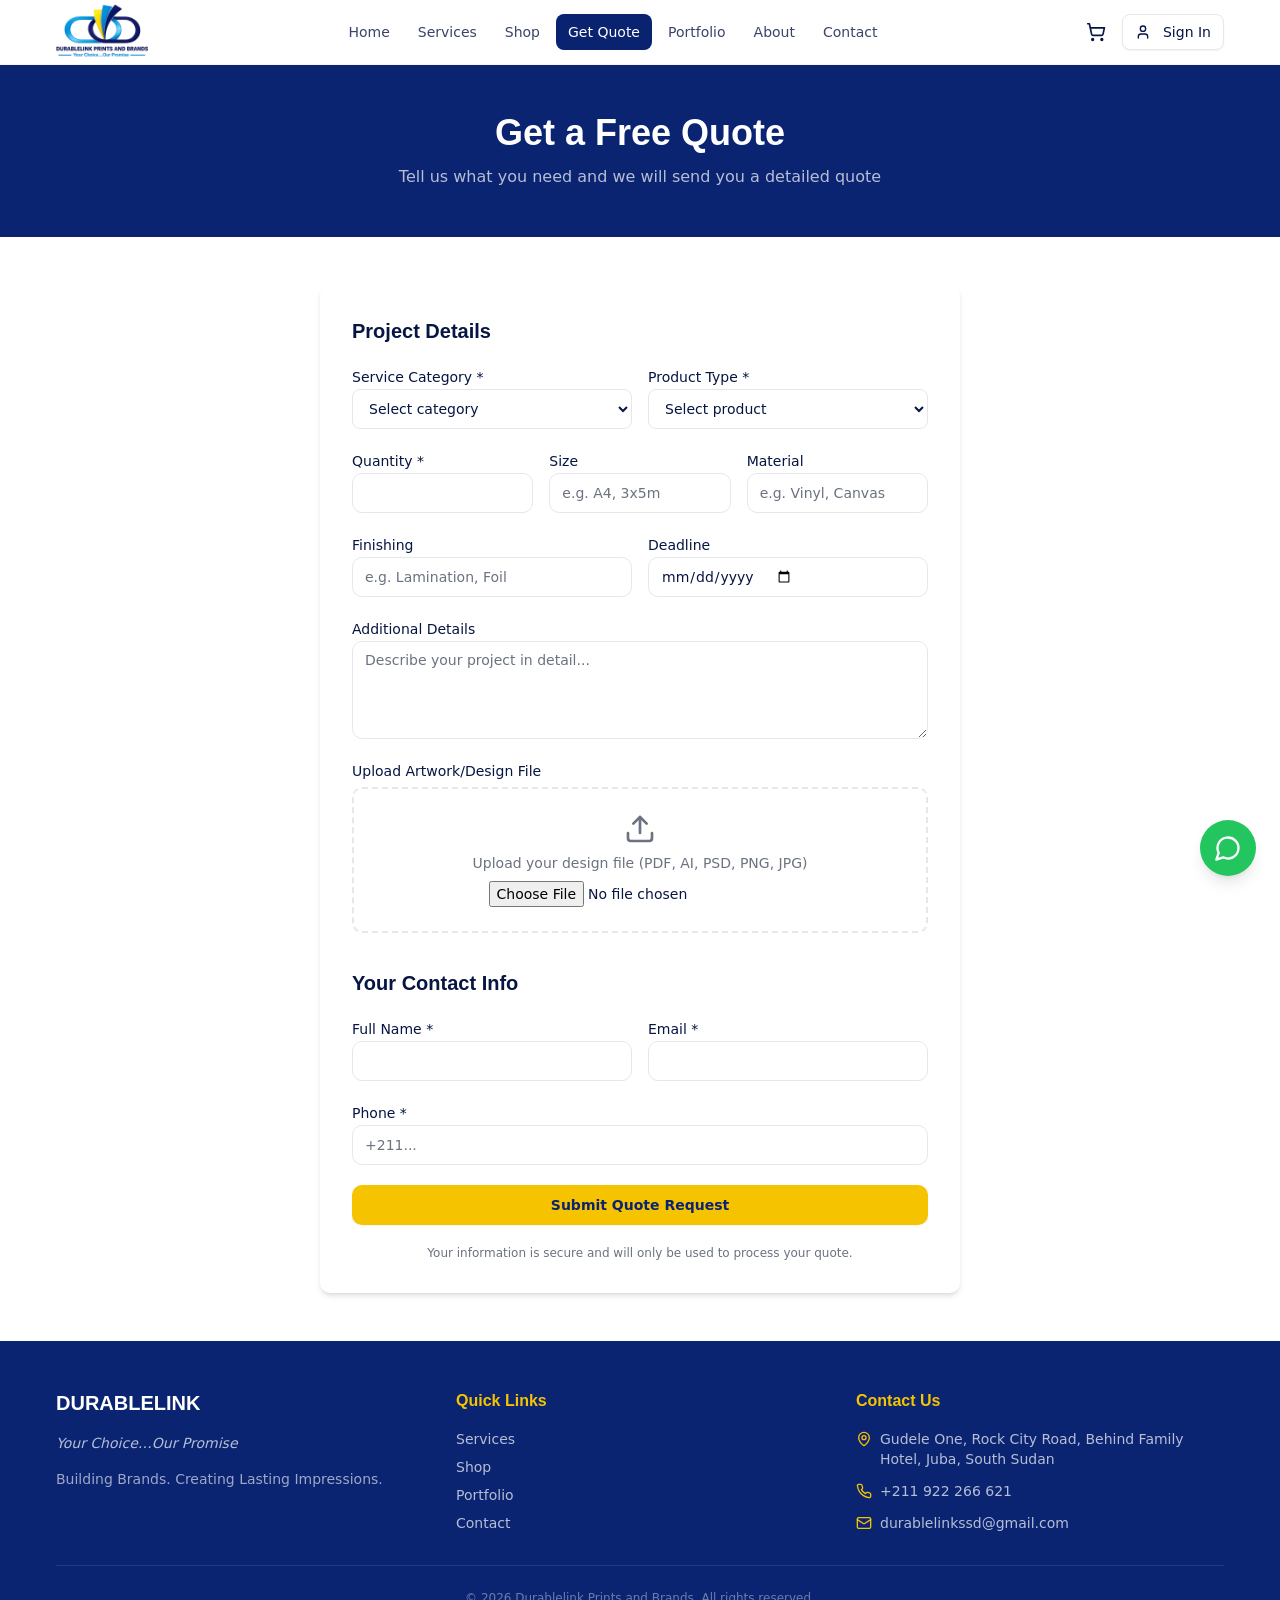
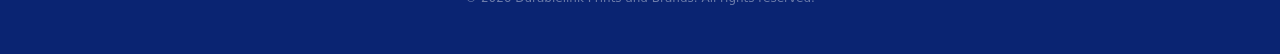
<file: quote.html>
<!DOCTYPE html><html lang="en"><head>
<meta charset="utf-8"/>
<meta name="viewport" content="width=device-width, initial-scale=1"/>
<title>Get a Quote | Durablelink Prints and Brands</title>
<meta name="description" content="Premium printing, branding, signage, and promotional services in Juba, South Sudan. Business cards, banners, vehicle wraps, apparel, and more."/>
<meta property="og:title" content="Get a Quote | Durablelink Prints and Brands"/>
<meta property="og:description" content="Premium printing, branding, signage, and promotional services in Juba, South Sudan. Business cards, banners, vehicle wraps, apparel, and more."/>
<meta property="og:image" content="assets/og-image.png"/>
<meta name="twitter:card" content="summary_large_image"/>
<meta name="twitter:title" content="Get a Quote | Durablelink Prints and Brands"/>
<meta name="twitter:description" content="Premium printing, branding, signage, and promotional services in Juba, South Sudan. Business cards, banners, vehicle wraps, apparel, and more."/>
<meta name="twitter:image" content="assets/og-image.png"/>
<link rel="shortcut icon" href="assets/favicon.png"/>
<link rel="icon" type="image/png" href="assets/favicon.png"/>
<link rel="stylesheet" href="assets/style.css"/>
<link rel="stylesheet" href="assets/site.css"/>
<script>!function(){try{var d=document.documentElement,c=d.classList;c.remove('light','dark');var e=localStorage.getItem('theme');if('system'===e||(!e&&false)){var t='(prefers-color-scheme: dark)',m=window.matchMedia(t);if(m.media!==t||m.matches){d.style.colorScheme='dark';c.add('dark')}else{d.style.colorScheme='light';c.add('light')}}else if(e){c.add(e||'')}else{c.add('light')}if(e==='light'||e==='dark'||!e)d.style.colorScheme=e||'light'}catch(e){}}()</script>
<script src="https://apps.abacus.ai/chatllm/appllm-lib.js" defer></script>
</head><body class="__variable_c70c06 __variable_2fad4c font-sans antialiased"><div class="min-h-screen"><header class="sticky top-0 z-50 w-full border-b border-border/40 bg-background/80 backdrop-blur-lg"><div class="mx-auto flex h-16 max-w-[1200px] items-center justify-between px-4"><a class="flex items-center gap-1 group" href="index.html" aria-label="Durablelink Prints and Brands - Home"><img src="assets/brand/logo-header.png" alt="Durablelink Prints and Brands logo" class="h-14 w-auto" width="92" height="56"/></a><nav class="hidden lg:flex items-center gap-1"><a class="px-3 py-2 rounded-md text-sm font-medium transition-colors text-foreground/80 hover:bg-muted hover:text-foreground" href="index.html">Home</a><a class="px-3 py-2 rounded-md text-sm font-medium transition-colors text-foreground/80 hover:bg-muted hover:text-foreground" href="services.html">Services</a><a class="px-3 py-2 rounded-md text-sm font-medium transition-colors text-foreground/80 hover:bg-muted hover:text-foreground" href="shop.html">Shop</a><a class="px-3 py-2 rounded-md text-sm font-medium transition-colors bg-primary text-primary-foreground" href="quote.html">Get Quote</a><a class="px-3 py-2 rounded-md text-sm font-medium transition-colors text-foreground/80 hover:bg-muted hover:text-foreground" href="portfolio.html">Portfolio</a><a class="px-3 py-2 rounded-md text-sm font-medium transition-colors text-foreground/80 hover:bg-muted hover:text-foreground" href="about.html">About</a><a class="px-3 py-2 rounded-md text-sm font-medium transition-colors text-foreground/80 hover:bg-muted hover:text-foreground" href="contact.html">Contact</a></nav><div class="flex items-center gap-2"><a class="relative p-2 rounded-md hover:bg-muted transition-colors" href="cart.html"><svg xmlns="http://www.w3.org/2000/svg" width="24" height="24" viewBox="0 0 24 24" fill="none" stroke="currentColor" stroke-width="2" stroke-linecap="round" stroke-linejoin="round" class="lucide lucide-shopping-cart w-5 h-5"><circle cx="8" cy="21" r="1"></circle><circle cx="19" cy="21" r="1"></circle><path d="M2.05 2.05h2l2.66 12.42a2 2 0 0 0 2 1.58h9.78a2 2 0 0 0 1.95-1.57l1.65-7.43H5.12"></path></svg><span id="cart-badge" class="hidden">0</span></a><a class="inline-flex items-center justify-center gap-2 whitespace-nowrap text-sm font-medium transition-all duration-fast focus-visible:outline-none focus-visible:ring-2 focus-visible:ring-ring focus-visible:ring-offset-2 focus-visible:ring-offset-background active:scale-[0.98] disabled:pointer-events-none disabled:opacity-50 [&amp;_svg]:pointer-events-none [&amp;_svg]:w-4 [&amp;_svg]:h-4 [&amp;_svg]:shrink-0 border border-input bg-background shadow-sm hover:bg-accent hover:text-accent-foreground hover:border-accent hover:shadow-sm h-9 rounded-md px-3 hidden sm:inline-flex" href="login.html"><svg xmlns="http://www.w3.org/2000/svg" width="24" height="24" viewBox="0 0 24 24" fill="none" stroke="currentColor" stroke-width="2" stroke-linecap="round" stroke-linejoin="round" class="lucide lucide-user w-4 h-4 mr-1"><path d="M19 21v-2a4 4 0 0 0-4-4H9a4 4 0 0 0-4 4v2"></path><circle cx="12" cy="7" r="4"></circle></svg> Sign In</a><button class="lg:hidden p-2 rounded-md hover:bg-muted" aria-label="Toggle menu"><svg id="menu-icon-open" xmlns="http://www.w3.org/2000/svg" width="24" height="24" viewBox="0 0 24 24" fill="none" stroke="currentColor" stroke-width="2" stroke-linecap="round" stroke-linejoin="round" class="lucide lucide-menu w-5 h-5"><line x1="4" x2="20" y1="12" y2="12"></line><line x1="4" x2="20" y1="6" y2="6"></line><line x1="4" x2="20" y1="18" y2="18"></line></svg><svg id="menu-icon-close" xmlns="http://www.w3.org/2000/svg" width="24" height="24" viewBox="0 0 24 24" fill="none" stroke="currentColor" stroke-width="2" stroke-linecap="round" stroke-linejoin="round" class="lucide lucide-menu w-5 h-5 hidden"><path d="M18 6 6 18"></path><path d="m6 6 12 12"></path></svg></button></div></div></header>
<div id="mobile-menu" class="lg:hidden hidden border-b border-border/40 bg-background/80 backdrop-blur-lg shadow-md">
  <nav class="mx-auto max-w-[1200px] px-4 py-3 flex flex-col gap-1">
<a class="px-3 py-2 rounded-md text-sm font-medium text-foreground/80 hover:bg-muted hover:text-foreground" href="index.html">Home</a>
<a class="px-3 py-2 rounded-md text-sm font-medium text-foreground/80 hover:bg-muted hover:text-foreground" href="services.html">Services</a>
<a class="px-3 py-2 rounded-md text-sm font-medium text-foreground/80 hover:bg-muted hover:text-foreground" href="shop.html">Shop</a>
<a class="px-3 py-2 rounded-md text-sm font-medium bg-primary text-primary-foreground" href="quote.html">Get Quote</a>
<a class="px-3 py-2 rounded-md text-sm font-medium text-foreground/80 hover:bg-muted hover:text-foreground" href="portfolio.html">Portfolio</a>
<a class="px-3 py-2 rounded-md text-sm font-medium text-foreground/80 hover:bg-muted hover:text-foreground" href="about.html">About</a>
<a class="px-3 py-2 rounded-md text-sm font-medium text-foreground/80 hover:bg-muted hover:text-foreground" href="contact.html">Contact</a>
<div class="my-2 border-t border-border/40"></div>
<a class="px-3 py-2 rounded-md text-sm font-medium text-foreground/80 hover:bg-muted hover:text-foreground" href="login.html">Sign In</a>
  </nav>
</div>
<section class="bg-[#0A2472] py-12"><div class="mx-auto max-w-[1200px] px-4 text-center"><h1 class="text-4xl font-display font-extrabold text-white mb-3">Get a Free Quote</h1><p class="text-white/70">Tell us what you need and we will send you a detailed quote</p></div></section><section class="py-12"><div class="mx-auto max-w-2xl px-4"><form class="space-y-5 bg-card rounded-lg p-6 md:p-8 shadow-md" id="quote-form" data-wa-form="quote" data-wa-subject="Quote Request - Durablelink Prints and Brands"><h2 class="font-display font-bold text-xl mb-2">Project Details</h2><div class="grid sm:grid-cols-2 gap-4"><div><label class="text-sm font-medium leading-none peer-disabled:cursor-not-allowed peer-disabled:opacity-70">Service Category *</label><select name="serviceCategory" required="" class="w-full h-10 rounded-md border border-input bg-background px-3 text-sm"><option value="" selected="">Select category</option><option value="Commercial Printing">Commercial Printing</option><option value="Large Format &amp; Signage">Large Format &amp; Signage</option><option value="Vehicle Branding">Vehicle Branding</option><option value="Apparel &amp; Merchandise">Apparel &amp; Merchandise</option><option value="Finishing Services">Finishing Services</option><option value="Design Services">Design Services</option></select></div><div><label class="text-sm font-medium leading-none peer-disabled:cursor-not-allowed peer-disabled:opacity-70">Product Type *</label><select name="productType" required="" class="w-full h-10 rounded-md border border-input bg-background px-3 text-sm"><option value="" selected="">Select product</option></select></div></div><div class="grid sm:grid-cols-3 gap-4"><div><label class="text-sm font-medium leading-none peer-disabled:cursor-not-allowed peer-disabled:opacity-70">Quantity *</label><input type="number" class="flex w-full rounded-lg border bg-background text-sm transition-all duration-fast file:border-0 file:bg-transparent file:text-sm file:font-medium placeholder:text-muted-foreground focus-visible:outline-none disabled:cursor-not-allowed disabled:opacity-50 border-input hover:border-ring/50 focus-visible:border-input focus-visible:ring-2 focus-visible:ring-ring focus-visible:ring-offset-2 focus-visible:ring-offset-background h-10 px-3 py-2" min="1" required="" name="quantity" value=""/></div><div><label class="text-sm font-medium leading-none peer-disabled:cursor-not-allowed peer-disabled:opacity-70">Size</label><input class="flex w-full rounded-lg border bg-background text-sm transition-all duration-fast file:border-0 file:bg-transparent file:text-sm file:font-medium placeholder:text-muted-foreground focus-visible:outline-none disabled:cursor-not-allowed disabled:opacity-50 border-input hover:border-ring/50 focus-visible:border-input focus-visible:ring-2 focus-visible:ring-ring focus-visible:ring-offset-2 focus-visible:ring-offset-background h-10 px-3 py-2" placeholder="e.g. A4, 3x5m" name="size" value=""/></div><div><label class="text-sm font-medium leading-none peer-disabled:cursor-not-allowed peer-disabled:opacity-70">Material</label><input class="flex w-full rounded-lg border bg-background text-sm transition-all duration-fast file:border-0 file:bg-transparent file:text-sm file:font-medium placeholder:text-muted-foreground focus-visible:outline-none disabled:cursor-not-allowed disabled:opacity-50 border-input hover:border-ring/50 focus-visible:border-input focus-visible:ring-2 focus-visible:ring-ring focus-visible:ring-offset-2 focus-visible:ring-offset-background h-10 px-3 py-2" placeholder="e.g. Vinyl, Canvas" name="material" value=""/></div></div><div class="grid sm:grid-cols-2 gap-4"><div><label class="text-sm font-medium leading-none peer-disabled:cursor-not-allowed peer-disabled:opacity-70">Finishing</label><input class="flex w-full rounded-lg border bg-background text-sm transition-all duration-fast file:border-0 file:bg-transparent file:text-sm file:font-medium placeholder:text-muted-foreground focus-visible:outline-none disabled:cursor-not-allowed disabled:opacity-50 border-input hover:border-ring/50 focus-visible:border-input focus-visible:ring-2 focus-visible:ring-ring focus-visible:ring-offset-2 focus-visible:ring-offset-background h-10 px-3 py-2" placeholder="e.g. Lamination, Foil" name="finishing" value=""/></div><div><label class="text-sm font-medium leading-none peer-disabled:cursor-not-allowed peer-disabled:opacity-70">Deadline</label><input type="date" class="flex w-full rounded-lg border bg-background text-sm transition-all duration-fast file:border-0 file:bg-transparent file:text-sm file:font-medium placeholder:text-muted-foreground focus-visible:outline-none disabled:cursor-not-allowed disabled:opacity-50 border-input hover:border-ring/50 focus-visible:border-input focus-visible:ring-2 focus-visible:ring-ring focus-visible:ring-offset-2 focus-visible:ring-offset-background h-10 px-3 py-2" name="deadline" value=""/></div></div><div><label class="text-sm font-medium leading-none peer-disabled:cursor-not-allowed peer-disabled:opacity-70">Additional Details</label><textarea class="flex min-h-[80px] w-full rounded-lg border bg-background px-3 py-2 text-sm transition-all duration-fast placeholder:text-muted-foreground focus-visible:outline-none disabled:cursor-not-allowed disabled:opacity-50 border-input hover:border-ring/50 focus-visible:border-input focus-visible:ring-2 focus-visible:ring-ring focus-visible:ring-offset-2 focus-visible:ring-offset-background" name="description" placeholder="Describe your project in detail..." rows="4"></textarea></div><div><label class="text-sm font-medium leading-none peer-disabled:cursor-not-allowed peer-disabled:opacity-70">Upload Artwork/Design File</label><div class="mt-1 border-2 border-dashed border-border rounded-lg p-6 text-center"><svg xmlns="http://www.w3.org/2000/svg" width="24" height="24" viewBox="0 0 24 24" fill="none" stroke="currentColor" stroke-width="2" stroke-linecap="round" stroke-linejoin="round" class="lucide lucide-upload w-8 h-8 mx-auto mb-2 text-muted-foreground"><path d="M21 15v4a2 2 0 0 1-2 2H5a2 2 0 0 1-2-2v-4"></path><polyline points="17 8 12 3 7 8"></polyline><line x1="12" x2="12" y1="3" y2="15"></line></svg><p class="text-sm text-muted-foreground mb-2">Upload your design file (PDF, AI, PSD, PNG, JPG)</p><input type="file" class="text-sm" accept=".pdf,.ai,.psd,.png,.jpg,.jpeg,.svg"/></div></div><h2 class="font-display font-bold text-xl pt-4">Your Contact Info</h2><div class="grid sm:grid-cols-2 gap-4"><div><label class="text-sm font-medium leading-none peer-disabled:cursor-not-allowed peer-disabled:opacity-70">Full Name *</label><input class="flex w-full rounded-lg border bg-background text-sm transition-all duration-fast file:border-0 file:bg-transparent file:text-sm file:font-medium placeholder:text-muted-foreground focus-visible:outline-none disabled:cursor-not-allowed disabled:opacity-50 border-input hover:border-ring/50 focus-visible:border-input focus-visible:ring-2 focus-visible:ring-ring focus-visible:ring-offset-2 focus-visible:ring-offset-background h-10 px-3 py-2" required="" name="customerName" value=""/></div><div><label class="text-sm font-medium leading-none peer-disabled:cursor-not-allowed peer-disabled:opacity-70">Email *</label><input type="email" class="flex w-full rounded-lg border bg-background text-sm transition-all duration-fast file:border-0 file:bg-transparent file:text-sm file:font-medium placeholder:text-muted-foreground focus-visible:outline-none disabled:cursor-not-allowed disabled:opacity-50 border-input hover:border-ring/50 focus-visible:border-input focus-visible:ring-2 focus-visible:ring-ring focus-visible:ring-offset-2 focus-visible:ring-offset-background h-10 px-3 py-2" required="" name="customerEmail" value=""/></div></div><div><label class="text-sm font-medium leading-none peer-disabled:cursor-not-allowed peer-disabled:opacity-70">Phone *</label><input class="flex w-full rounded-lg border bg-background text-sm transition-all duration-fast file:border-0 file:bg-transparent file:text-sm file:font-medium placeholder:text-muted-foreground focus-visible:outline-none disabled:cursor-not-allowed disabled:opacity-50 border-input hover:border-ring/50 focus-visible:border-input focus-visible:ring-2 focus-visible:ring-ring focus-visible:ring-offset-2 focus-visible:ring-offset-background h-10 px-3 py-2" required="" placeholder="+211..." name="customerPhone" value=""/></div><button class="inline-flex items-center justify-center gap-2 whitespace-nowrap rounded-lg text-sm transition-all duration-fast focus-visible:outline-none focus-visible:ring-2 focus-visible:ring-ring focus-visible:ring-offset-2 focus-visible:ring-offset-background active:scale-[0.98] disabled:pointer-events-none disabled:opacity-50 [&amp;_svg]:pointer-events-none [&amp;_svg]:w-4 [&amp;_svg]:h-4 [&amp;_svg]:shrink-0 shadow-sm hover:shadow-md h-10 px-4 w-full bg-[#F5C300] text-[#0A2472] hover:bg-[#F5C300]/90 font-bold py-3" type="submit">Submit Quote Request</button><p class="text-xs text-muted-foreground text-center">Your information is secure and will only be used to process your quote.</p><div class="form-status" role="status"></div></form></div></section><footer class="bg-[#0A2472] text-white"><div class="mx-auto max-w-[1200px] px-4 py-12"><div class="grid grid-cols-1 md:grid-cols-3 gap-8"><div class="space-y-4"><div class="flex items-center gap-2"><span class="font-display font-extrabold text-xl text-white">DURABLELINK</span></div><p class="text-white/70 text-sm italic">Your Choice…Our Promise</p><p class="text-white/60 text-sm">Building Brands. Creating Lasting Impressions.</p></div><div><h3 class="font-display font-bold text-[#F5C300] mb-4">Quick Links</h3><div class="space-y-2"><a class="block text-sm text-white/70 hover:text-[#F5C300] transition-colors" href="services.html">Services</a><a class="block text-sm text-white/70 hover:text-[#F5C300] transition-colors" href="shop.html">Shop</a><a class="block text-sm text-white/70 hover:text-[#F5C300] transition-colors" href="portfolio.html">Portfolio</a><a class="block text-sm text-white/70 hover:text-[#F5C300] transition-colors" href="contact.html">Contact</a></div></div><div><h3 class="font-display font-bold text-[#F5C300] mb-4">Contact Us</h3><div class="space-y-3 text-sm text-white/70"><div class="flex items-start gap-2"><svg xmlns="http://www.w3.org/2000/svg" width="24" height="24" viewBox="0 0 24 24" fill="none" stroke="currentColor" stroke-width="2" stroke-linecap="round" stroke-linejoin="round" class="lucide lucide-map-pin w-4 h-4 mt-0.5 flex-shrink-0 text-[#F5C300]"><path d="M20 10c0 4.993-5.539 10.193-7.399 11.799a1 1 0 0 1-1.202 0C9.539 20.193 4 14.993 4 10a8 8 0 0 1 16 0"></path><circle cx="12" cy="10" r="3"></circle></svg><span>Gudele One, Rock City Road, Behind Family Hotel, Juba, South Sudan</span></div><div class="flex items-center gap-2"><svg xmlns="http://www.w3.org/2000/svg" width="24" height="24" viewBox="0 0 24 24" fill="none" stroke="currentColor" stroke-width="2" stroke-linecap="round" stroke-linejoin="round" class="lucide lucide-phone w-4 h-4 flex-shrink-0 text-[#F5C300]"><path d="M22 16.92v3a2 2 0 0 1-2.18 2 19.79 19.79 0 0 1-8.63-3.07 19.5 19.5 0 0 1-6-6 19.79 19.79 0 0 1-3.07-8.67A2 2 0 0 1 4.11 2h3a2 2 0 0 1 2 1.72 12.84 12.84 0 0 0 .7 2.81 2 2 0 0 1-.45 2.11L8.09 9.91a16 16 0 0 0 6 6l1.27-1.27a2 2 0 0 1 2.11-.45 12.84 12.84 0 0 0 2.81.7A2 2 0 0 1 22 16.92z"></path></svg><span>+211 922 266 621</span></div><div class="flex items-center gap-2"><svg xmlns="http://www.w3.org/2000/svg" width="24" height="24" viewBox="0 0 24 24" fill="none" stroke="currentColor" stroke-width="2" stroke-linecap="round" stroke-linejoin="round" class="lucide lucide-mail w-4 h-4 flex-shrink-0 text-[#F5C300]"><rect width="20" height="16" x="2" y="4" rx="2"></rect><path d="m22 7-8.97 5.7a1.94 1.94 0 0 1-2.06 0L2 7"></path></svg><span><a href="mailto:durablelinkssd@gmail.com" class="hover:text-[#F5C300] transition-colors">durablelinkssd@gmail.com</a></span></div></div></div></div><div class="mt-8 pt-6 border-t border-white/10 text-center text-xs text-white/40">© 2026 Durablelink Prints and Brands. All rights reserved.</div></div></footer><a href="https://wa.me/211922266621" target="_blank" rel="noopener noreferrer" class="fixed bottom-6 right-6 z-50 flex items-center justify-center w-14 h-14 rounded-full bg-green-500 text-white shadow-lg hover:bg-green-600 hover:scale-110 transition-all duration-300" aria-label="Chat on WhatsApp"><svg xmlns="http://www.w3.org/2000/svg" width="24" height="24" viewBox="0 0 24 24" fill="none" stroke="currentColor" stroke-width="2" stroke-linecap="round" stroke-linejoin="round" class="lucide lucide-message-circle w-7 h-7"><path d="M7.9 20A9 9 0 1 0 4 16.1L2 22Z"></path></svg></a></div>
<script src="assets/site.js" defer></script>
<div id="toast" role="status" aria-live="polite"></div>
</body></html>
</file>
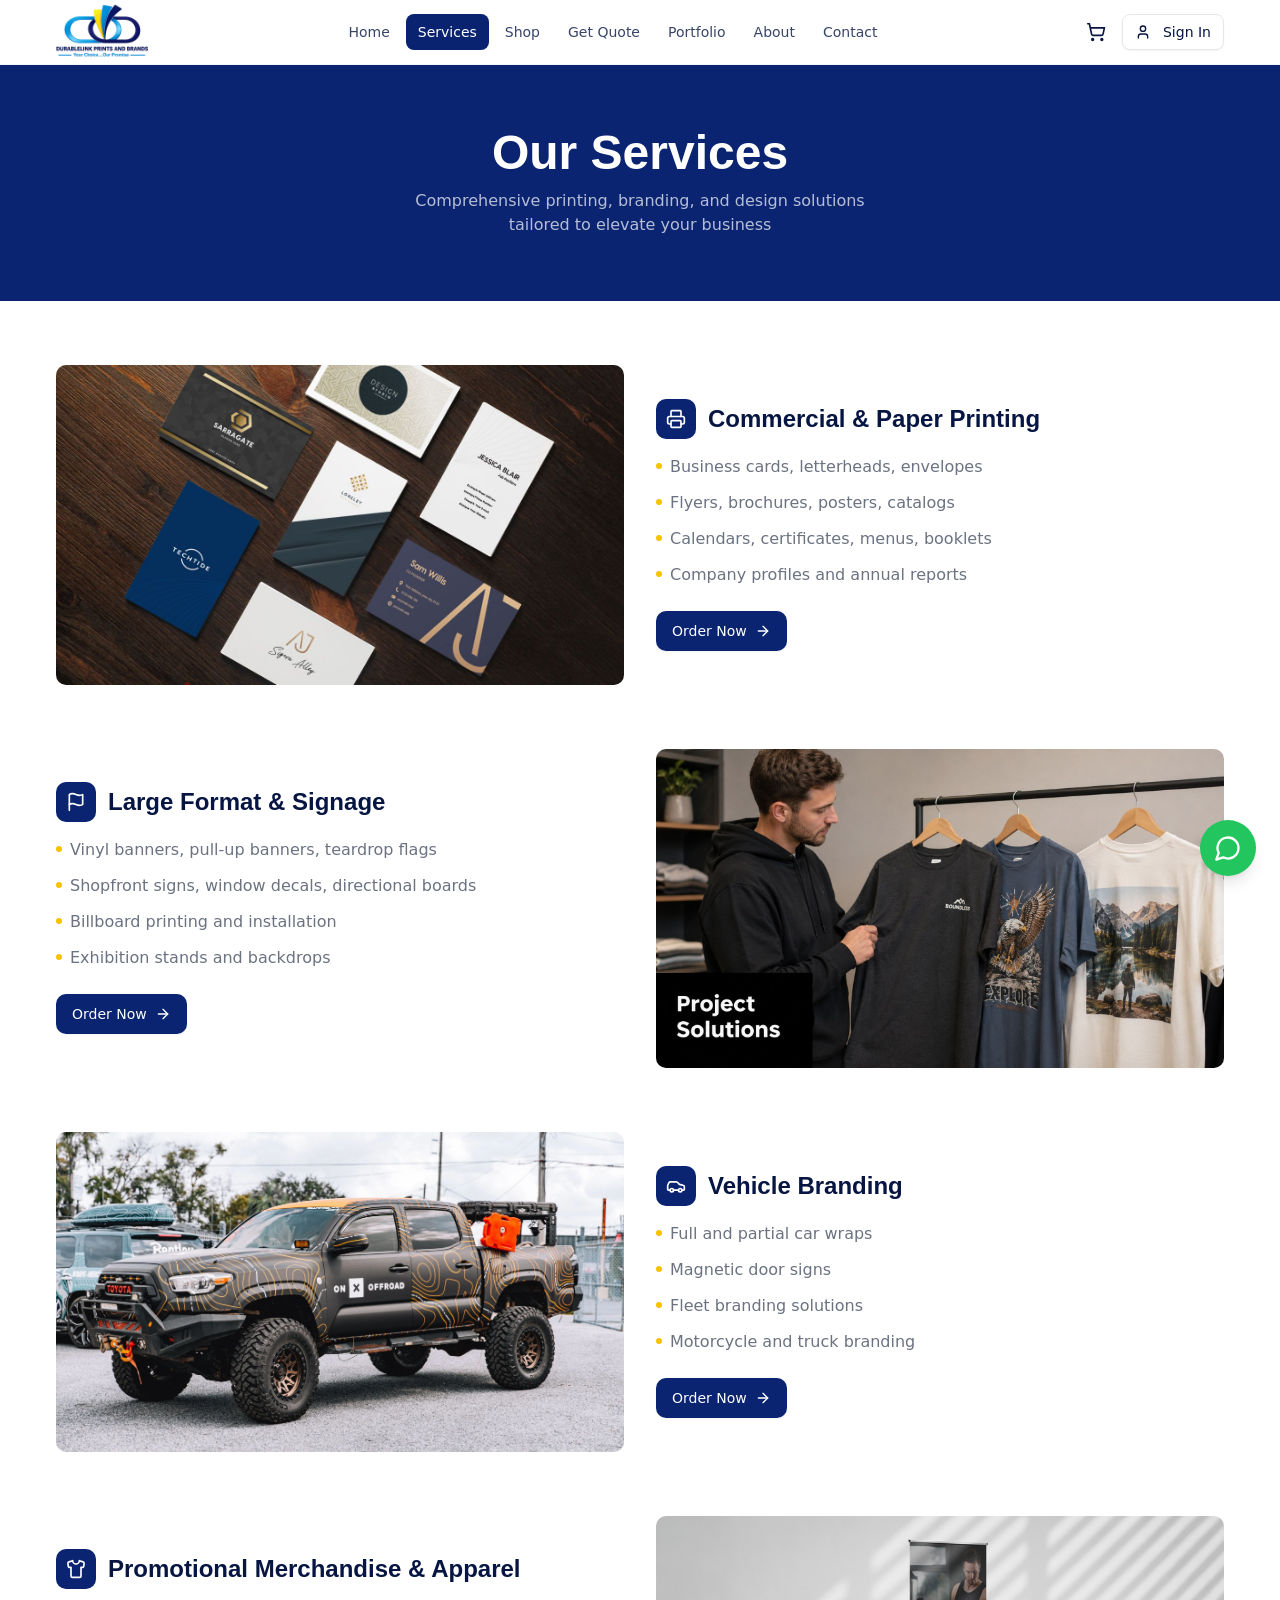
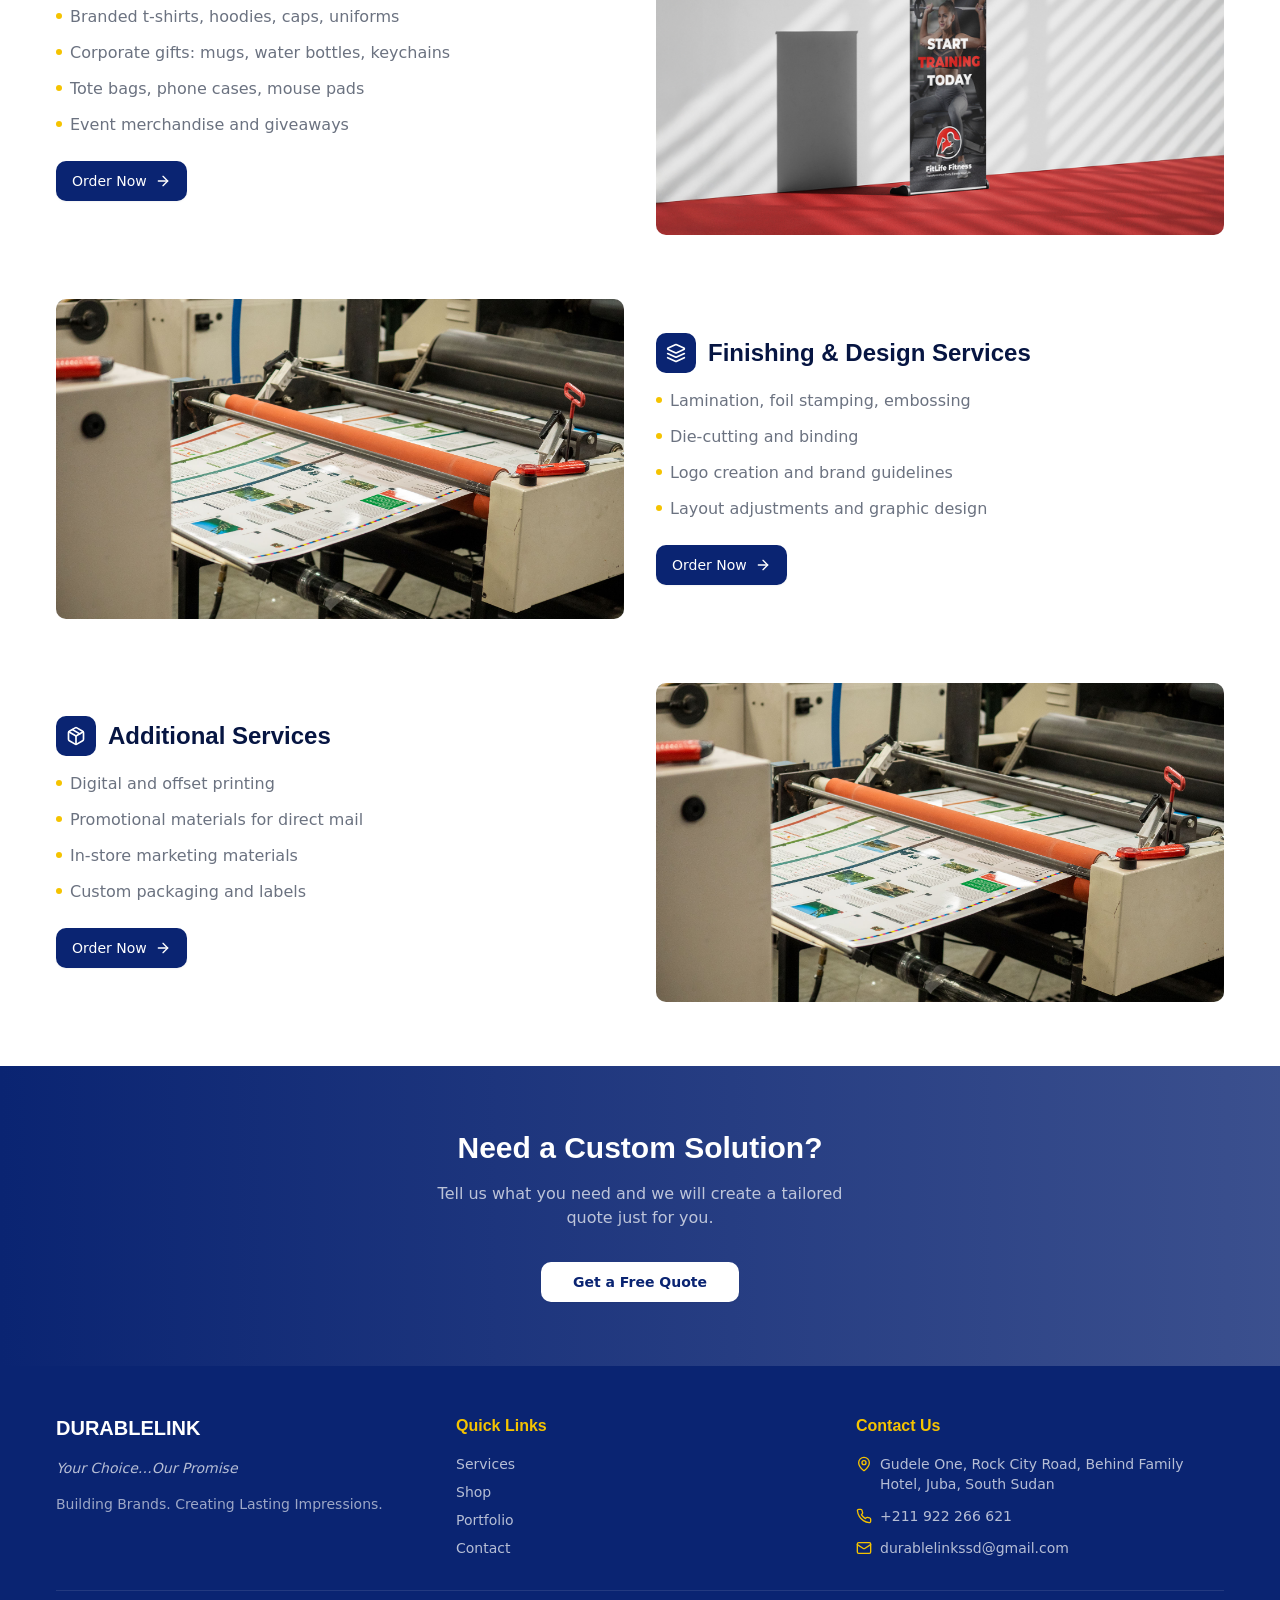
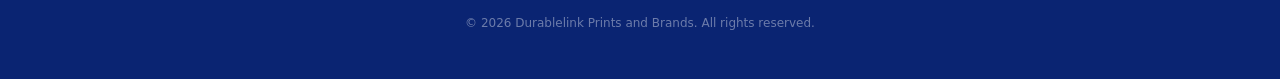
<file: services.html>
<!DOCTYPE html><html lang="en"><head>
<meta charset="utf-8"/>
<meta name="viewport" content="width=device-width, initial-scale=1"/>
<title>Services | Durablelink Prints and Brands</title>
<meta name="description" content="Premium printing, branding, signage, and promotional services in Juba, South Sudan. Business cards, banners, vehicle wraps, apparel, and more."/>
<meta property="og:title" content="Services | Durablelink Prints and Brands"/>
<meta property="og:description" content="Premium printing, branding, signage, and promotional services in Juba, South Sudan. Business cards, banners, vehicle wraps, apparel, and more."/>
<meta property="og:image" content="assets/og-image.png"/>
<meta name="twitter:card" content="summary_large_image"/>
<meta name="twitter:title" content="Services | Durablelink Prints and Brands"/>
<meta name="twitter:description" content="Premium printing, branding, signage, and promotional services in Juba, South Sudan. Business cards, banners, vehicle wraps, apparel, and more."/>
<meta name="twitter:image" content="assets/og-image.png"/>
<link rel="shortcut icon" href="assets/favicon.png"/>
<link rel="icon" type="image/png" href="assets/favicon.png"/>
<link rel="stylesheet" href="assets/style.css"/>
<link rel="stylesheet" href="assets/site.css"/>
<script>!function(){try{var d=document.documentElement,c=d.classList;c.remove('light','dark');var e=localStorage.getItem('theme');if('system'===e||(!e&&false)){var t='(prefers-color-scheme: dark)',m=window.matchMedia(t);if(m.media!==t||m.matches){d.style.colorScheme='dark';c.add('dark')}else{d.style.colorScheme='light';c.add('light')}}else if(e){c.add(e||'')}else{c.add('light')}if(e==='light'||e==='dark'||!e)d.style.colorScheme=e||'light'}catch(e){}}()</script>
<script src="https://apps.abacus.ai/chatllm/appllm-lib.js" defer></script>
</head><body class="__variable_c70c06 __variable_2fad4c font-sans antialiased"><div class="min-h-screen"><header class="sticky top-0 z-50 w-full border-b border-border/40 bg-background/80 backdrop-blur-lg"><div class="mx-auto flex h-16 max-w-[1200px] items-center justify-between px-4"><a class="flex items-center gap-1 group" href="index.html" aria-label="Durablelink Prints and Brands - Home"><img src="assets/brand/logo-header.png" alt="Durablelink Prints and Brands logo" class="h-14 w-auto" width="92" height="56"/></a><nav class="hidden lg:flex items-center gap-1"><a class="px-3 py-2 rounded-md text-sm font-medium transition-colors text-foreground/80 hover:bg-muted hover:text-foreground" href="index.html">Home</a><a class="px-3 py-2 rounded-md text-sm font-medium transition-colors bg-primary text-primary-foreground" href="services.html">Services</a><a class="px-3 py-2 rounded-md text-sm font-medium transition-colors text-foreground/80 hover:bg-muted hover:text-foreground" href="shop.html">Shop</a><a class="px-3 py-2 rounded-md text-sm font-medium transition-colors text-foreground/80 hover:bg-muted hover:text-foreground" href="quote.html">Get Quote</a><a class="px-3 py-2 rounded-md text-sm font-medium transition-colors text-foreground/80 hover:bg-muted hover:text-foreground" href="portfolio.html">Portfolio</a><a class="px-3 py-2 rounded-md text-sm font-medium transition-colors text-foreground/80 hover:bg-muted hover:text-foreground" href="about.html">About</a><a class="px-3 py-2 rounded-md text-sm font-medium transition-colors text-foreground/80 hover:bg-muted hover:text-foreground" href="contact.html">Contact</a></nav><div class="flex items-center gap-2"><a class="relative p-2 rounded-md hover:bg-muted transition-colors" href="cart.html"><svg xmlns="http://www.w3.org/2000/svg" width="24" height="24" viewBox="0 0 24 24" fill="none" stroke="currentColor" stroke-width="2" stroke-linecap="round" stroke-linejoin="round" class="lucide lucide-shopping-cart w-5 h-5"><circle cx="8" cy="21" r="1"></circle><circle cx="19" cy="21" r="1"></circle><path d="M2.05 2.05h2l2.66 12.42a2 2 0 0 0 2 1.58h9.78a2 2 0 0 0 1.95-1.57l1.65-7.43H5.12"></path></svg><span id="cart-badge" class="hidden">0</span></a><a class="inline-flex items-center justify-center gap-2 whitespace-nowrap text-sm font-medium transition-all duration-fast focus-visible:outline-none focus-visible:ring-2 focus-visible:ring-ring focus-visible:ring-offset-2 focus-visible:ring-offset-background active:scale-[0.98] disabled:pointer-events-none disabled:opacity-50 [&amp;_svg]:pointer-events-none [&amp;_svg]:w-4 [&amp;_svg]:h-4 [&amp;_svg]:shrink-0 border border-input bg-background shadow-sm hover:bg-accent hover:text-accent-foreground hover:border-accent hover:shadow-sm h-9 rounded-md px-3 hidden sm:inline-flex" href="login.html"><svg xmlns="http://www.w3.org/2000/svg" width="24" height="24" viewBox="0 0 24 24" fill="none" stroke="currentColor" stroke-width="2" stroke-linecap="round" stroke-linejoin="round" class="lucide lucide-user w-4 h-4 mr-1"><path d="M19 21v-2a4 4 0 0 0-4-4H9a4 4 0 0 0-4 4v2"></path><circle cx="12" cy="7" r="4"></circle></svg> Sign In</a><button class="lg:hidden p-2 rounded-md hover:bg-muted" aria-label="Toggle menu"><svg id="menu-icon-open" xmlns="http://www.w3.org/2000/svg" width="24" height="24" viewBox="0 0 24 24" fill="none" stroke="currentColor" stroke-width="2" stroke-linecap="round" stroke-linejoin="round" class="lucide lucide-menu w-5 h-5"><line x1="4" x2="20" y1="12" y2="12"></line><line x1="4" x2="20" y1="6" y2="6"></line><line x1="4" x2="20" y1="18" y2="18"></line></svg><svg id="menu-icon-close" xmlns="http://www.w3.org/2000/svg" width="24" height="24" viewBox="0 0 24 24" fill="none" stroke="currentColor" stroke-width="2" stroke-linecap="round" stroke-linejoin="round" class="lucide lucide-menu w-5 h-5 hidden"><path d="M18 6 6 18"></path><path d="m6 6 12 12"></path></svg></button></div></div></header>
<div id="mobile-menu" class="lg:hidden hidden border-b border-border/40 bg-background/80 backdrop-blur-lg shadow-md">
  <nav class="mx-auto max-w-[1200px] px-4 py-3 flex flex-col gap-1">
<a class="px-3 py-2 rounded-md text-sm font-medium text-foreground/80 hover:bg-muted hover:text-foreground" href="index.html">Home</a>
<a class="px-3 py-2 rounded-md text-sm font-medium bg-primary text-primary-foreground" href="services.html">Services</a>
<a class="px-3 py-2 rounded-md text-sm font-medium text-foreground/80 hover:bg-muted hover:text-foreground" href="shop.html">Shop</a>
<a class="px-3 py-2 rounded-md text-sm font-medium text-foreground/80 hover:bg-muted hover:text-foreground" href="quote.html">Get Quote</a>
<a class="px-3 py-2 rounded-md text-sm font-medium text-foreground/80 hover:bg-muted hover:text-foreground" href="portfolio.html">Portfolio</a>
<a class="px-3 py-2 rounded-md text-sm font-medium text-foreground/80 hover:bg-muted hover:text-foreground" href="about.html">About</a>
<a class="px-3 py-2 rounded-md text-sm font-medium text-foreground/80 hover:bg-muted hover:text-foreground" href="contact.html">Contact</a>
<div class="my-2 border-t border-border/40"></div>
<a class="px-3 py-2 rounded-md text-sm font-medium text-foreground/80 hover:bg-muted hover:text-foreground" href="login.html">Sign In</a>
  </nav>
</div>
<section class="bg-[#0A2472] py-16"><div class="mx-auto max-w-[1200px] px-4 text-center"><div  style="--rd:20px" class="reveal"><h1 class="text-4xl md:text-5xl font-display font-extrabold text-white mb-3">Our Services</h1><p class="text-white/70 max-w-lg mx-auto">Comprehensive printing, branding, and design solutions tailored to elevate your business</p></div></div></section><section class="py-16"><div class="mx-auto max-w-[1200px] px-4 space-y-16"><div class="reveal flex flex-col lg:flex-row gap-8 items-center"  style="--rd:30px"><div class="lg:w-1/2"><div class="relative aspect-video rounded-lg overflow-hidden"><img alt="Commercial &amp; Paper Printing" loading="lazy" decoding="async" class="object-cover" style="position:absolute;height:100%;width:100%;left:0;top:0;right:0;bottom:0;color:transparent" src="assets/images/img-11.jpg"/></div></div><div class="lg:w-1/2"><div class="flex items-center gap-3 mb-4"><div class="w-10 h-10 rounded-lg bg-[#0A2472] flex items-center justify-center"><svg xmlns="http://www.w3.org/2000/svg" width="24" height="24" viewBox="0 0 24 24" fill="none" stroke="currentColor" stroke-width="2" stroke-linecap="round" stroke-linejoin="round" class="lucide lucide-printer w-5 h-5 text-white"><path d="M6 18H4a2 2 0 0 1-2-2v-5a2 2 0 0 1 2-2h16a2 2 0 0 1 2 2v5a2 2 0 0 1-2 2h-2"></path><path d="M6 9V3a1 1 0 0 1 1-1h10a1 1 0 0 1 1 1v6"></path><rect x="6" y="14" width="12" height="8" rx="1"></rect></svg></div><h2 class="text-2xl font-display font-bold">Commercial &amp; Paper Printing</h2></div><ul class="space-y-3 mb-6"><li class="flex items-start gap-2 text-muted-foreground"><span class="w-1.5 h-1.5 rounded-full bg-[#F5C300] mt-2 flex-shrink-0"></span>Business cards, letterheads, envelopes</li><li class="flex items-start gap-2 text-muted-foreground"><span class="w-1.5 h-1.5 rounded-full bg-[#F5C300] mt-2 flex-shrink-0"></span>Flyers, brochures, posters, catalogs</li><li class="flex items-start gap-2 text-muted-foreground"><span class="w-1.5 h-1.5 rounded-full bg-[#F5C300] mt-2 flex-shrink-0"></span>Calendars, certificates, menus, booklets</li><li class="flex items-start gap-2 text-muted-foreground"><span class="w-1.5 h-1.5 rounded-full bg-[#F5C300] mt-2 flex-shrink-0"></span>Company profiles and annual reports</li></ul><a href="shop.html" class="inline-flex items-center justify-center whitespace-nowrap rounded-lg text-sm font-medium transition-all duration-fast focus-visible:outline-none focus-visible:ring-2 focus-visible:ring-ring focus-visible:ring-offset-2 focus-visible:ring-offset-background active:scale-[0.98] disabled:pointer-events-none disabled:opacity-50 [&amp;_svg]:pointer-events-none [&amp;_svg]:w-4 [&amp;_svg]:h-4 [&amp;_svg]:shrink-0 text-primary-foreground shadow-sm hover:shadow-md h-10 px-4 py-2 bg-[#0A2472] hover:bg-[#0A2472]/90 gap-2">Order Now <svg xmlns="http://www.w3.org/2000/svg" width="24" height="24" viewBox="0 0 24 24" fill="none" stroke="currentColor" stroke-width="2" stroke-linecap="round" stroke-linejoin="round" class="lucide lucide-arrow-right w-4 h-4"><path d="M5 12h14"></path><path d="m12 5 7 7-7 7"></path></svg></a></div></div><div class="reveal flex flex-col lg:flex-row-reverse gap-8 items-center"  style="--rd:30px"><div class="lg:w-1/2"><div class="relative aspect-video rounded-lg overflow-hidden"><img alt="Large Format &amp; Signage" loading="lazy" decoding="async" class="object-cover" style="position:absolute;height:100%;width:100%;left:0;top:0;right:0;bottom:0;color:transparent" src="assets/images/img-00.jpg"/></div></div><div class="lg:w-1/2"><div class="flex items-center gap-3 mb-4"><div class="w-10 h-10 rounded-lg bg-[#0A2472] flex items-center justify-center"><svg xmlns="http://www.w3.org/2000/svg" width="24" height="24" viewBox="0 0 24 24" fill="none" stroke="currentColor" stroke-width="2" stroke-linecap="round" stroke-linejoin="round" class="lucide lucide-flag w-5 h-5 text-white"><path d="M4 15s1-1 4-1 5 2 8 2 4-1 4-1V3s-1 1-4 1-5-2-8-2-4 1-4 1z"></path><line x1="4" x2="4" y1="22" y2="15"></line></svg></div><h2 class="text-2xl font-display font-bold">Large Format &amp; Signage</h2></div><ul class="space-y-3 mb-6"><li class="flex items-start gap-2 text-muted-foreground"><span class="w-1.5 h-1.5 rounded-full bg-[#F5C300] mt-2 flex-shrink-0"></span>Vinyl banners, pull-up banners, teardrop flags</li><li class="flex items-start gap-2 text-muted-foreground"><span class="w-1.5 h-1.5 rounded-full bg-[#F5C300] mt-2 flex-shrink-0"></span>Shopfront signs, window decals, directional boards</li><li class="flex items-start gap-2 text-muted-foreground"><span class="w-1.5 h-1.5 rounded-full bg-[#F5C300] mt-2 flex-shrink-0"></span>Billboard printing and installation</li><li class="flex items-start gap-2 text-muted-foreground"><span class="w-1.5 h-1.5 rounded-full bg-[#F5C300] mt-2 flex-shrink-0"></span>Exhibition stands and backdrops</li></ul><a href="shop.html" class="inline-flex items-center justify-center whitespace-nowrap rounded-lg text-sm font-medium transition-all duration-fast focus-visible:outline-none focus-visible:ring-2 focus-visible:ring-ring focus-visible:ring-offset-2 focus-visible:ring-offset-background active:scale-[0.98] disabled:pointer-events-none disabled:opacity-50 [&amp;_svg]:pointer-events-none [&amp;_svg]:w-4 [&amp;_svg]:h-4 [&amp;_svg]:shrink-0 text-primary-foreground shadow-sm hover:shadow-md h-10 px-4 py-2 bg-[#0A2472] hover:bg-[#0A2472]/90 gap-2">Order Now <svg xmlns="http://www.w3.org/2000/svg" width="24" height="24" viewBox="0 0 24 24" fill="none" stroke="currentColor" stroke-width="2" stroke-linecap="round" stroke-linejoin="round" class="lucide lucide-arrow-right w-4 h-4"><path d="M5 12h14"></path><path d="m12 5 7 7-7 7"></path></svg></a></div></div><div class="reveal flex flex-col lg:flex-row gap-8 items-center"  style="--rd:30px"><div class="lg:w-1/2"><div class="relative aspect-video rounded-lg overflow-hidden"><img alt="Vehicle Branding" loading="lazy" decoding="async" class="object-cover" style="position:absolute;height:100%;width:100%;left:0;top:0;right:0;bottom:0;color:transparent" src="assets/images/img-05.jpg"/></div></div><div class="lg:w-1/2"><div class="flex items-center gap-3 mb-4"><div class="w-10 h-10 rounded-lg bg-[#0A2472] flex items-center justify-center"><svg xmlns="http://www.w3.org/2000/svg" width="24" height="24" viewBox="0 0 24 24" fill="none" stroke="currentColor" stroke-width="2" stroke-linecap="round" stroke-linejoin="round" class="lucide lucide-car w-5 h-5 text-white"><path d="M19 17h2c.6 0 1-.4 1-1v-3c0-.9-.7-1.7-1.5-1.9C18.7 10.6 16 10 16 10s-1.3-1.4-2.2-2.3c-.5-.4-1.1-.7-1.8-.7H5c-.6 0-1.1.4-1.4.9l-1.4 2.9A3.7 3.7 0 0 0 2 12v4c0 .6.4 1 1 1h2"></path><circle cx="7" cy="17" r="2"></circle><path d="M9 17h6"></path><circle cx="17" cy="17" r="2"></circle></svg></div><h2 class="text-2xl font-display font-bold">Vehicle Branding</h2></div><ul class="space-y-3 mb-6"><li class="flex items-start gap-2 text-muted-foreground"><span class="w-1.5 h-1.5 rounded-full bg-[#F5C300] mt-2 flex-shrink-0"></span>Full and partial car wraps</li><li class="flex items-start gap-2 text-muted-foreground"><span class="w-1.5 h-1.5 rounded-full bg-[#F5C300] mt-2 flex-shrink-0"></span>Magnetic door signs</li><li class="flex items-start gap-2 text-muted-foreground"><span class="w-1.5 h-1.5 rounded-full bg-[#F5C300] mt-2 flex-shrink-0"></span>Fleet branding solutions</li><li class="flex items-start gap-2 text-muted-foreground"><span class="w-1.5 h-1.5 rounded-full bg-[#F5C300] mt-2 flex-shrink-0"></span>Motorcycle and truck branding</li></ul><a href="shop.html" class="inline-flex items-center justify-center whitespace-nowrap rounded-lg text-sm font-medium transition-all duration-fast focus-visible:outline-none focus-visible:ring-2 focus-visible:ring-ring focus-visible:ring-offset-2 focus-visible:ring-offset-background active:scale-[0.98] disabled:pointer-events-none disabled:opacity-50 [&amp;_svg]:pointer-events-none [&amp;_svg]:w-4 [&amp;_svg]:h-4 [&amp;_svg]:shrink-0 text-primary-foreground shadow-sm hover:shadow-md h-10 px-4 py-2 bg-[#0A2472] hover:bg-[#0A2472]/90 gap-2">Order Now <svg xmlns="http://www.w3.org/2000/svg" width="24" height="24" viewBox="0 0 24 24" fill="none" stroke="currentColor" stroke-width="2" stroke-linecap="round" stroke-linejoin="round" class="lucide lucide-arrow-right w-4 h-4"><path d="M5 12h14"></path><path d="m12 5 7 7-7 7"></path></svg></a></div></div><div class="reveal flex flex-col lg:flex-row-reverse gap-8 items-center"  style="--rd:30px"><div class="lg:w-1/2"><div class="relative aspect-video rounded-lg overflow-hidden"><img alt="Promotional Merchandise &amp; Apparel" loading="lazy" decoding="async" class="object-cover" style="position:absolute;height:100%;width:100%;left:0;top:0;right:0;bottom:0;color:transparent" src="assets/images/img-02.jpg"/></div></div><div class="lg:w-1/2"><div class="flex items-center gap-3 mb-4"><div class="w-10 h-10 rounded-lg bg-[#0A2472] flex items-center justify-center"><svg xmlns="http://www.w3.org/2000/svg" width="24" height="24" viewBox="0 0 24 24" fill="none" stroke="currentColor" stroke-width="2" stroke-linecap="round" stroke-linejoin="round" class="lucide lucide-shirt w-5 h-5 text-white"><path d="M20.38 3.46 16 2a4 4 0 0 1-8 0L3.62 3.46a2 2 0 0 0-1.34 2.23l.58 3.47a1 1 0 0 0 .99.84H6v10c0 1.1.9 2 2 2h8a2 2 0 0 0 2-2V10h2.15a1 1 0 0 0 .99-.84l.58-3.47a2 2 0 0 0-1.34-2.23z"></path></svg></div><h2 class="text-2xl font-display font-bold">Promotional Merchandise &amp; Apparel</h2></div><ul class="space-y-3 mb-6"><li class="flex items-start gap-2 text-muted-foreground"><span class="w-1.5 h-1.5 rounded-full bg-[#F5C300] mt-2 flex-shrink-0"></span>Branded t-shirts, hoodies, caps, uniforms</li><li class="flex items-start gap-2 text-muted-foreground"><span class="w-1.5 h-1.5 rounded-full bg-[#F5C300] mt-2 flex-shrink-0"></span>Corporate gifts: mugs, water bottles, keychains</li><li class="flex items-start gap-2 text-muted-foreground"><span class="w-1.5 h-1.5 rounded-full bg-[#F5C300] mt-2 flex-shrink-0"></span>Tote bags, phone cases, mouse pads</li><li class="flex items-start gap-2 text-muted-foreground"><span class="w-1.5 h-1.5 rounded-full bg-[#F5C300] mt-2 flex-shrink-0"></span>Event merchandise and giveaways</li></ul><a href="shop.html" class="inline-flex items-center justify-center whitespace-nowrap rounded-lg text-sm font-medium transition-all duration-fast focus-visible:outline-none focus-visible:ring-2 focus-visible:ring-ring focus-visible:ring-offset-2 focus-visible:ring-offset-background active:scale-[0.98] disabled:pointer-events-none disabled:opacity-50 [&amp;_svg]:pointer-events-none [&amp;_svg]:w-4 [&amp;_svg]:h-4 [&amp;_svg]:shrink-0 text-primary-foreground shadow-sm hover:shadow-md h-10 px-4 py-2 bg-[#0A2472] hover:bg-[#0A2472]/90 gap-2">Order Now <svg xmlns="http://www.w3.org/2000/svg" width="24" height="24" viewBox="0 0 24 24" fill="none" stroke="currentColor" stroke-width="2" stroke-linecap="round" stroke-linejoin="round" class="lucide lucide-arrow-right w-4 h-4"><path d="M5 12h14"></path><path d="m12 5 7 7-7 7"></path></svg></a></div></div><div class="reveal flex flex-col lg:flex-row gap-8 items-center"  style="--rd:30px"><div class="lg:w-1/2"><div class="relative aspect-video rounded-lg overflow-hidden"><img alt="Finishing &amp; Design Services" loading="lazy" decoding="async" class="object-cover" style="position:absolute;height:100%;width:100%;left:0;top:0;right:0;bottom:0;color:transparent" src="assets/images/img-09.jpg"/></div></div><div class="lg:w-1/2"><div class="flex items-center gap-3 mb-4"><div class="w-10 h-10 rounded-lg bg-[#0A2472] flex items-center justify-center"><svg xmlns="http://www.w3.org/2000/svg" width="24" height="24" viewBox="0 0 24 24" fill="none" stroke="currentColor" stroke-width="2" stroke-linecap="round" stroke-linejoin="round" class="lucide lucide-layers w-5 h-5 text-white"><path d="m12.83 2.18a2 2 0 0 0-1.66 0L2.6 6.08a1 1 0 0 0 0 1.83l8.58 3.91a2 2 0 0 0 1.66 0l8.58-3.9a1 1 0 0 0 0-1.83Z"></path><path d="m22 17.65-9.17 4.16a2 2 0 0 1-1.66 0L2 17.65"></path><path d="m22 12.65-9.17 4.16a2 2 0 0 1-1.66 0L2 12.65"></path></svg></div><h2 class="text-2xl font-display font-bold">Finishing &amp; Design Services</h2></div><ul class="space-y-3 mb-6"><li class="flex items-start gap-2 text-muted-foreground"><span class="w-1.5 h-1.5 rounded-full bg-[#F5C300] mt-2 flex-shrink-0"></span>Lamination, foil stamping, embossing</li><li class="flex items-start gap-2 text-muted-foreground"><span class="w-1.5 h-1.5 rounded-full bg-[#F5C300] mt-2 flex-shrink-0"></span>Die-cutting and binding</li><li class="flex items-start gap-2 text-muted-foreground"><span class="w-1.5 h-1.5 rounded-full bg-[#F5C300] mt-2 flex-shrink-0"></span>Logo creation and brand guidelines</li><li class="flex items-start gap-2 text-muted-foreground"><span class="w-1.5 h-1.5 rounded-full bg-[#F5C300] mt-2 flex-shrink-0"></span>Layout adjustments and graphic design</li></ul><a href="shop.html" class="inline-flex items-center justify-center whitespace-nowrap rounded-lg text-sm font-medium transition-all duration-fast focus-visible:outline-none focus-visible:ring-2 focus-visible:ring-ring focus-visible:ring-offset-2 focus-visible:ring-offset-background active:scale-[0.98] disabled:pointer-events-none disabled:opacity-50 [&amp;_svg]:pointer-events-none [&amp;_svg]:w-4 [&amp;_svg]:h-4 [&amp;_svg]:shrink-0 text-primary-foreground shadow-sm hover:shadow-md h-10 px-4 py-2 bg-[#0A2472] hover:bg-[#0A2472]/90 gap-2">Order Now <svg xmlns="http://www.w3.org/2000/svg" width="24" height="24" viewBox="0 0 24 24" fill="none" stroke="currentColor" stroke-width="2" stroke-linecap="round" stroke-linejoin="round" class="lucide lucide-arrow-right w-4 h-4"><path d="M5 12h14"></path><path d="m12 5 7 7-7 7"></path></svg></a></div></div><div class="reveal flex flex-col lg:flex-row-reverse gap-8 items-center"  style="--rd:30px"><div class="lg:w-1/2"><div class="relative aspect-video rounded-lg overflow-hidden"><img alt="Additional Services" loading="lazy" decoding="async" class="object-cover" style="position:absolute;height:100%;width:100%;left:0;top:0;right:0;bottom:0;color:transparent" src="assets/images/img-06.jpg"/></div></div><div class="lg:w-1/2"><div class="flex items-center gap-3 mb-4"><div class="w-10 h-10 rounded-lg bg-[#0A2472] flex items-center justify-center"><svg xmlns="http://www.w3.org/2000/svg" width="24" height="24" viewBox="0 0 24 24" fill="none" stroke="currentColor" stroke-width="2" stroke-linecap="round" stroke-linejoin="round" class="lucide lucide-package w-5 h-5 text-white"><path d="m7.5 4.27 9 5.15"></path><path d="M21 8a2 2 0 0 0-1-1.73l-7-4a2 2 0 0 0-2 0l-7 4A2 2 0 0 0 3 8v8a2 2 0 0 0 1 1.73l7 4a2 2 0 0 0 2 0l7-4A2 2 0 0 0 21 16Z"></path><path d="m3.3 7 8.7 5 8.7-5"></path><path d="M12 22V12"></path></svg></div><h2 class="text-2xl font-display font-bold">Additional Services</h2></div><ul class="space-y-3 mb-6"><li class="flex items-start gap-2 text-muted-foreground"><span class="w-1.5 h-1.5 rounded-full bg-[#F5C300] mt-2 flex-shrink-0"></span>Digital and offset printing</li><li class="flex items-start gap-2 text-muted-foreground"><span class="w-1.5 h-1.5 rounded-full bg-[#F5C300] mt-2 flex-shrink-0"></span>Promotional materials for direct mail</li><li class="flex items-start gap-2 text-muted-foreground"><span class="w-1.5 h-1.5 rounded-full bg-[#F5C300] mt-2 flex-shrink-0"></span>In-store marketing materials</li><li class="flex items-start gap-2 text-muted-foreground"><span class="w-1.5 h-1.5 rounded-full bg-[#F5C300] mt-2 flex-shrink-0"></span>Custom packaging and labels</li></ul><a href="shop.html" class="inline-flex items-center justify-center whitespace-nowrap rounded-lg text-sm font-medium transition-all duration-fast focus-visible:outline-none focus-visible:ring-2 focus-visible:ring-ring focus-visible:ring-offset-2 focus-visible:ring-offset-background active:scale-[0.98] disabled:pointer-events-none disabled:opacity-50 [&amp;_svg]:pointer-events-none [&amp;_svg]:w-4 [&amp;_svg]:h-4 [&amp;_svg]:shrink-0 text-primary-foreground shadow-sm hover:shadow-md h-10 px-4 py-2 bg-[#0A2472] hover:bg-[#0A2472]/90 gap-2">Order Now <svg xmlns="http://www.w3.org/2000/svg" width="24" height="24" viewBox="0 0 24 24" fill="none" stroke="currentColor" stroke-width="2" stroke-linecap="round" stroke-linejoin="round" class="lucide lucide-arrow-right w-4 h-4"><path d="M5 12h14"></path><path d="m12 5 7 7-7 7"></path></svg></a></div></div></div></section><section class="py-16 bg-gradient-to-r from-[#0A2472] to-[#0A2472]/80"><div class="mx-auto max-w-[1200px] px-4 text-center"><h2 class="text-3xl font-display font-bold text-white mb-4">Need a Custom Solution?</h2><p class="text-white/70 mb-8 max-w-md mx-auto">Tell us what you need and we will create a tailored quote just for you.</p><a href="quote.html" class="inline-flex items-center justify-center gap-2 whitespace-nowrap rounded-lg text-sm transition-all duration-fast focus-visible:outline-none focus-visible:ring-2 focus-visible:ring-ring focus-visible:ring-offset-2 focus-visible:ring-offset-background active:scale-[0.98] disabled:pointer-events-none disabled:opacity-50 [&amp;_svg]:pointer-events-none [&amp;_svg]:w-4 [&amp;_svg]:h-4 [&amp;_svg]:shrink-0 shadow-sm hover:shadow-md h-10 bg-white text-[#0A2472] hover:bg-white/90 font-bold px-8 py-3">Get a Free Quote</a></div></section><footer class="bg-[#0A2472] text-white"><div class="mx-auto max-w-[1200px] px-4 py-12"><div class="grid grid-cols-1 md:grid-cols-3 gap-8"><div class="space-y-4"><div class="flex items-center gap-2"><span class="font-display font-extrabold text-xl text-white">DURABLELINK</span></div><p class="text-white/70 text-sm italic">Your Choice…Our Promise</p><p class="text-white/60 text-sm">Building Brands. Creating Lasting Impressions.</p></div><div><h3 class="font-display font-bold text-[#F5C300] mb-4">Quick Links</h3><div class="space-y-2"><a class="block text-sm text-white/70 hover:text-[#F5C300] transition-colors" href="services.html">Services</a><a class="block text-sm text-white/70 hover:text-[#F5C300] transition-colors" href="shop.html">Shop</a><a class="block text-sm text-white/70 hover:text-[#F5C300] transition-colors" href="portfolio.html">Portfolio</a><a class="block text-sm text-white/70 hover:text-[#F5C300] transition-colors" href="contact.html">Contact</a></div></div><div><h3 class="font-display font-bold text-[#F5C300] mb-4">Contact Us</h3><div class="space-y-3 text-sm text-white/70"><div class="flex items-start gap-2"><svg xmlns="http://www.w3.org/2000/svg" width="24" height="24" viewBox="0 0 24 24" fill="none" stroke="currentColor" stroke-width="2" stroke-linecap="round" stroke-linejoin="round" class="lucide lucide-map-pin w-4 h-4 mt-0.5 flex-shrink-0 text-[#F5C300]"><path d="M20 10c0 4.993-5.539 10.193-7.399 11.799a1 1 0 0 1-1.202 0C9.539 20.193 4 14.993 4 10a8 8 0 0 1 16 0"></path><circle cx="12" cy="10" r="3"></circle></svg><span>Gudele One, Rock City Road, Behind Family Hotel, Juba, South Sudan</span></div><div class="flex items-center gap-2"><svg xmlns="http://www.w3.org/2000/svg" width="24" height="24" viewBox="0 0 24 24" fill="none" stroke="currentColor" stroke-width="2" stroke-linecap="round" stroke-linejoin="round" class="lucide lucide-phone w-4 h-4 flex-shrink-0 text-[#F5C300]"><path d="M22 16.92v3a2 2 0 0 1-2.18 2 19.79 19.79 0 0 1-8.63-3.07 19.5 19.5 0 0 1-6-6 19.79 19.79 0 0 1-3.07-8.67A2 2 0 0 1 4.11 2h3a2 2 0 0 1 2 1.72 12.84 12.84 0 0 0 .7 2.81 2 2 0 0 1-.45 2.11L8.09 9.91a16 16 0 0 0 6 6l1.27-1.27a2 2 0 0 1 2.11-.45 12.84 12.84 0 0 0 2.81.7A2 2 0 0 1 22 16.92z"></path></svg><span>+211 922 266 621</span></div><div class="flex items-center gap-2"><svg xmlns="http://www.w3.org/2000/svg" width="24" height="24" viewBox="0 0 24 24" fill="none" stroke="currentColor" stroke-width="2" stroke-linecap="round" stroke-linejoin="round" class="lucide lucide-mail w-4 h-4 flex-shrink-0 text-[#F5C300]"><rect width="20" height="16" x="2" y="4" rx="2"></rect><path d="m22 7-8.97 5.7a1.94 1.94 0 0 1-2.06 0L2 7"></path></svg><span><a href="mailto:durablelinkssd@gmail.com" class="hover:text-[#F5C300] transition-colors">durablelinkssd@gmail.com</a></span></div></div></div></div><div class="mt-8 pt-6 border-t border-white/10 text-center text-xs text-white/40">© 2026 Durablelink Prints and Brands. All rights reserved.</div></div></footer><a href="https://wa.me/211922266621" target="_blank" rel="noopener noreferrer" class="fixed bottom-6 right-6 z-50 flex items-center justify-center w-14 h-14 rounded-full bg-green-500 text-white shadow-lg hover:bg-green-600 hover:scale-110 transition-all duration-300" aria-label="Chat on WhatsApp"><svg xmlns="http://www.w3.org/2000/svg" width="24" height="24" viewBox="0 0 24 24" fill="none" stroke="currentColor" stroke-width="2" stroke-linecap="round" stroke-linejoin="round" class="lucide lucide-message-circle w-7 h-7"><path d="M7.9 20A9 9 0 1 0 4 16.1L2 22Z"></path></svg></a></div>
<script src="assets/site.js" defer></script>
<div id="toast" role="status" aria-live="polite"></div>
</body></html>
</file>
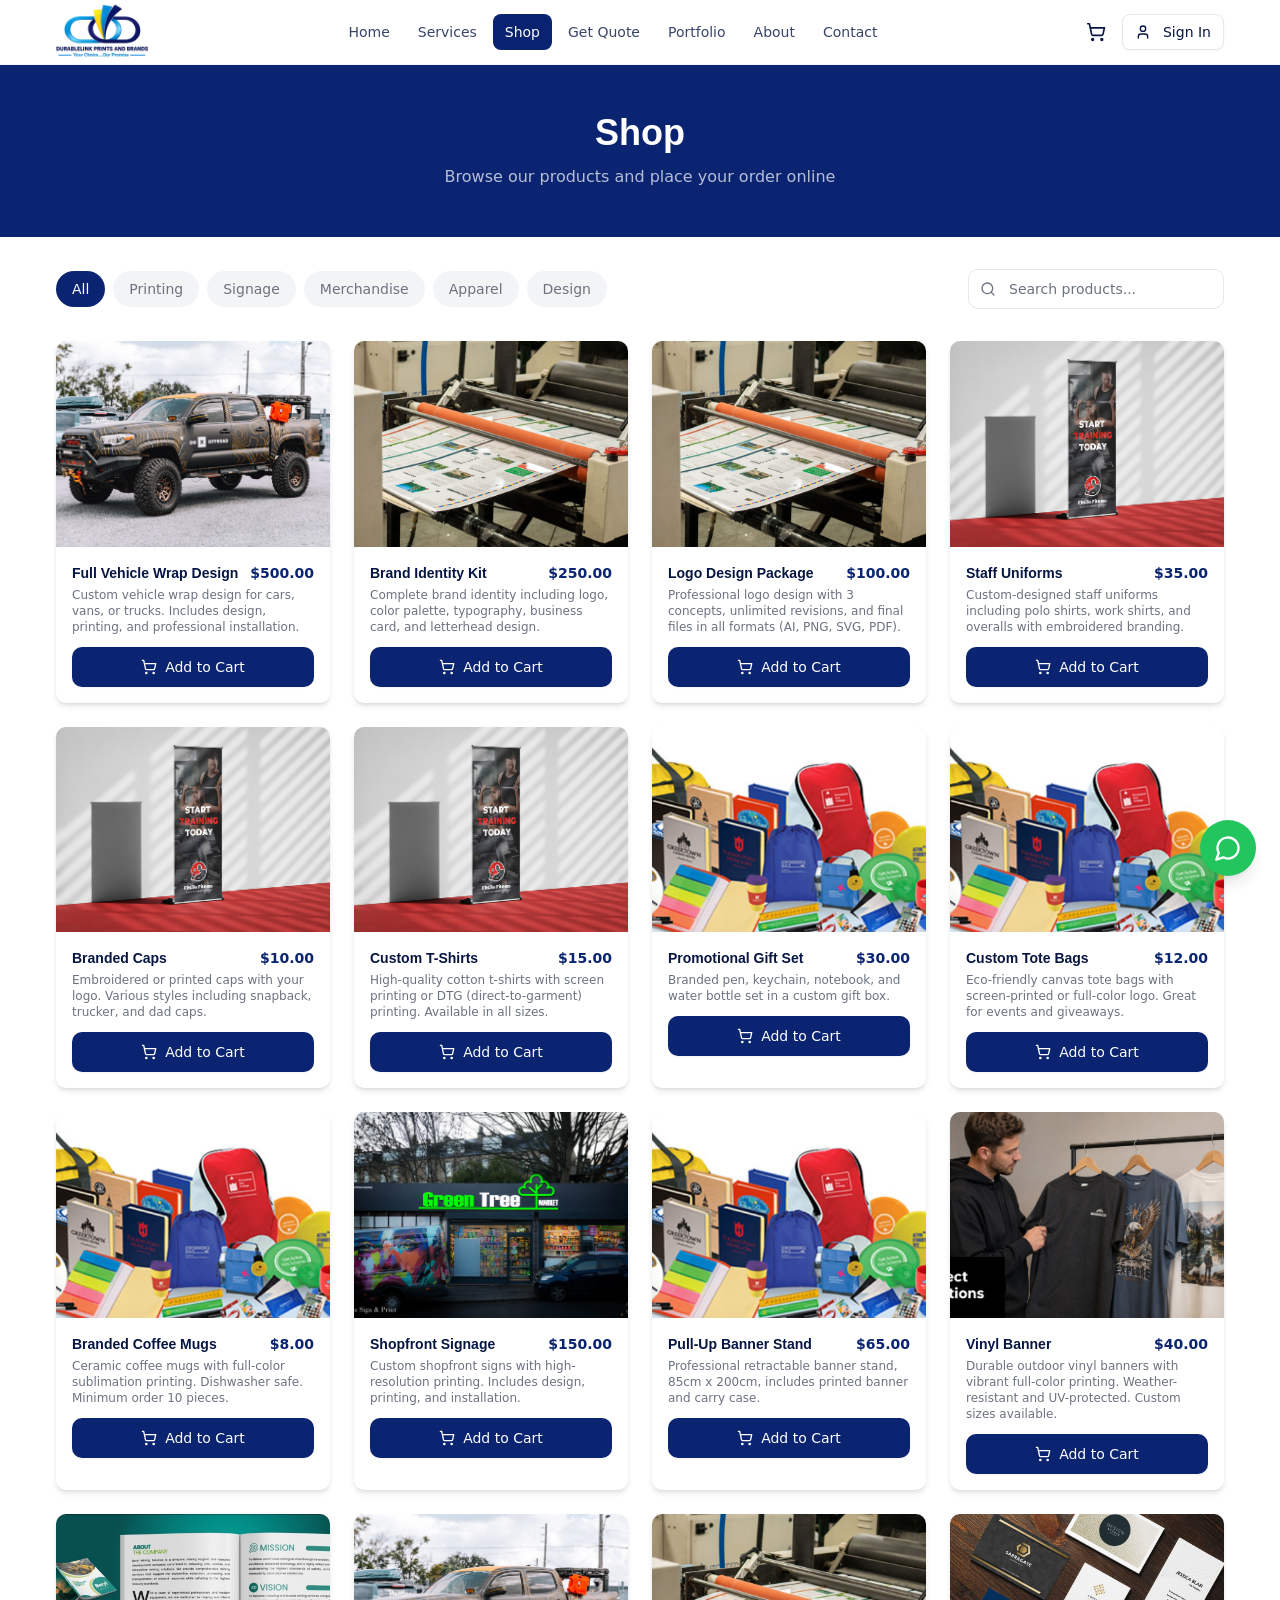
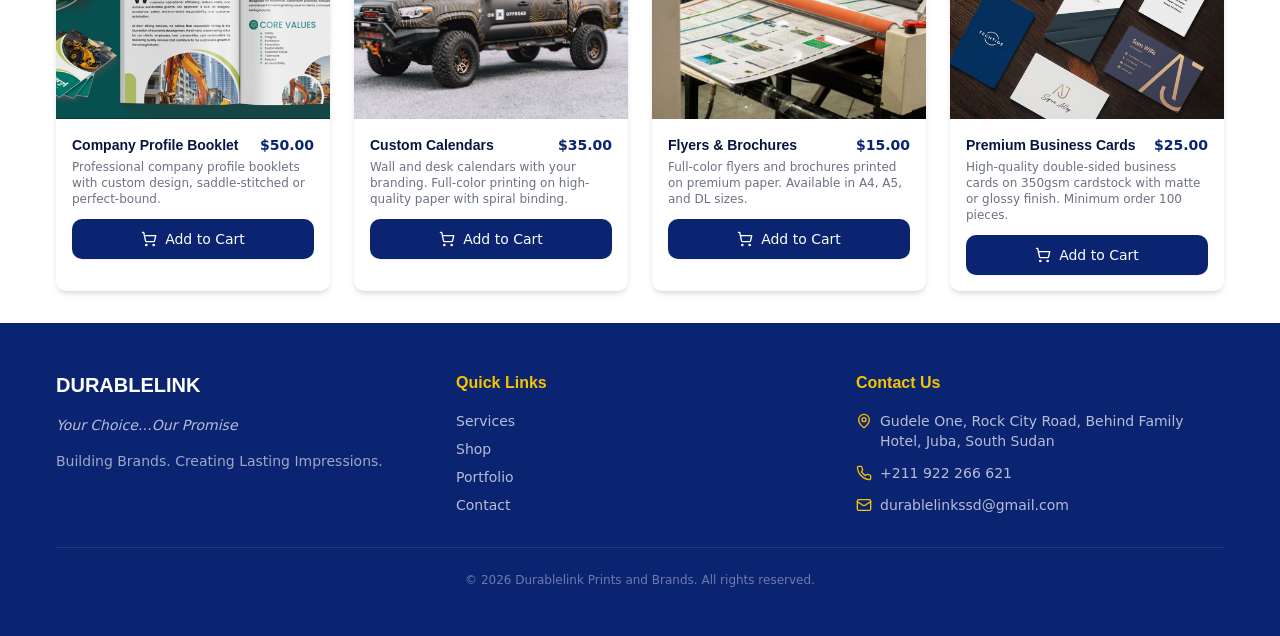
<file: shop.html>
<!DOCTYPE html><html lang="en"><head>
<meta charset="utf-8"/>
<meta name="viewport" content="width=device-width, initial-scale=1"/>
<title>Shop | Durablelink Prints and Brands</title>
<meta name="description" content="Premium printing, branding, signage, and promotional services in Juba, South Sudan. Business cards, banners, vehicle wraps, apparel, and more."/>
<meta property="og:title" content="Shop | Durablelink Prints and Brands"/>
<meta property="og:description" content="Premium printing, branding, signage, and promotional services in Juba, South Sudan. Business cards, banners, vehicle wraps, apparel, and more."/>
<meta property="og:image" content="assets/og-image.png"/>
<meta name="twitter:card" content="summary_large_image"/>
<meta name="twitter:title" content="Shop | Durablelink Prints and Brands"/>
<meta name="twitter:description" content="Premium printing, branding, signage, and promotional services in Juba, South Sudan. Business cards, banners, vehicle wraps, apparel, and more."/>
<meta name="twitter:image" content="assets/og-image.png"/>
<link rel="shortcut icon" href="assets/favicon.png"/>
<link rel="icon" type="image/png" href="assets/favicon.png"/>
<link rel="stylesheet" href="assets/style.css"/>
<link rel="stylesheet" href="assets/site.css"/>
<script>!function(){try{var d=document.documentElement,c=d.classList;c.remove('light','dark');var e=localStorage.getItem('theme');if('system'===e||(!e&&false)){var t='(prefers-color-scheme: dark)',m=window.matchMedia(t);if(m.media!==t||m.matches){d.style.colorScheme='dark';c.add('dark')}else{d.style.colorScheme='light';c.add('light')}}else if(e){c.add(e||'')}else{c.add('light')}if(e==='light'||e==='dark'||!e)d.style.colorScheme=e||'light'}catch(e){}}()</script>
<script src="https://apps.abacus.ai/chatllm/appllm-lib.js" defer></script>
</head><body class="__variable_c70c06 __variable_2fad4c font-sans antialiased"><div class="min-h-screen"><header class="sticky top-0 z-50 w-full border-b border-border/40 bg-background/80 backdrop-blur-lg"><div class="mx-auto flex h-16 max-w-[1200px] items-center justify-between px-4"><a class="flex items-center gap-1 group" href="index.html" aria-label="Durablelink Prints and Brands - Home"><img src="assets/brand/logo-header.png" alt="Durablelink Prints and Brands logo" class="h-14 w-auto" width="92" height="56"/></a><nav class="hidden lg:flex items-center gap-1"><a class="px-3 py-2 rounded-md text-sm font-medium transition-colors text-foreground/80 hover:bg-muted hover:text-foreground" href="index.html">Home</a><a class="px-3 py-2 rounded-md text-sm font-medium transition-colors text-foreground/80 hover:bg-muted hover:text-foreground" href="services.html">Services</a><a class="px-3 py-2 rounded-md text-sm font-medium transition-colors bg-primary text-primary-foreground" href="shop.html">Shop</a><a class="px-3 py-2 rounded-md text-sm font-medium transition-colors text-foreground/80 hover:bg-muted hover:text-foreground" href="quote.html">Get Quote</a><a class="px-3 py-2 rounded-md text-sm font-medium transition-colors text-foreground/80 hover:bg-muted hover:text-foreground" href="portfolio.html">Portfolio</a><a class="px-3 py-2 rounded-md text-sm font-medium transition-colors text-foreground/80 hover:bg-muted hover:text-foreground" href="about.html">About</a><a class="px-3 py-2 rounded-md text-sm font-medium transition-colors text-foreground/80 hover:bg-muted hover:text-foreground" href="contact.html">Contact</a></nav><div class="flex items-center gap-2"><a class="relative p-2 rounded-md hover:bg-muted transition-colors" href="cart.html"><svg xmlns="http://www.w3.org/2000/svg" width="24" height="24" viewBox="0 0 24 24" fill="none" stroke="currentColor" stroke-width="2" stroke-linecap="round" stroke-linejoin="round" class="lucide lucide-shopping-cart w-5 h-5"><circle cx="8" cy="21" r="1"></circle><circle cx="19" cy="21" r="1"></circle><path d="M2.05 2.05h2l2.66 12.42a2 2 0 0 0 2 1.58h9.78a2 2 0 0 0 1.95-1.57l1.65-7.43H5.12"></path></svg><span id="cart-badge" class="hidden">0</span></a><a class="inline-flex items-center justify-center gap-2 whitespace-nowrap text-sm font-medium transition-all duration-fast focus-visible:outline-none focus-visible:ring-2 focus-visible:ring-ring focus-visible:ring-offset-2 focus-visible:ring-offset-background active:scale-[0.98] disabled:pointer-events-none disabled:opacity-50 [&amp;_svg]:pointer-events-none [&amp;_svg]:w-4 [&amp;_svg]:h-4 [&amp;_svg]:shrink-0 border border-input bg-background shadow-sm hover:bg-accent hover:text-accent-foreground hover:border-accent hover:shadow-sm h-9 rounded-md px-3 hidden sm:inline-flex" href="login.html"><svg xmlns="http://www.w3.org/2000/svg" width="24" height="24" viewBox="0 0 24 24" fill="none" stroke="currentColor" stroke-width="2" stroke-linecap="round" stroke-linejoin="round" class="lucide lucide-user w-4 h-4 mr-1"><path d="M19 21v-2a4 4 0 0 0-4-4H9a4 4 0 0 0-4 4v2"></path><circle cx="12" cy="7" r="4"></circle></svg> Sign In</a><button class="lg:hidden p-2 rounded-md hover:bg-muted" aria-label="Toggle menu"><svg id="menu-icon-open" xmlns="http://www.w3.org/2000/svg" width="24" height="24" viewBox="0 0 24 24" fill="none" stroke="currentColor" stroke-width="2" stroke-linecap="round" stroke-linejoin="round" class="lucide lucide-menu w-5 h-5"><line x1="4" x2="20" y1="12" y2="12"></line><line x1="4" x2="20" y1="6" y2="6"></line><line x1="4" x2="20" y1="18" y2="18"></line></svg><svg id="menu-icon-close" xmlns="http://www.w3.org/2000/svg" width="24" height="24" viewBox="0 0 24 24" fill="none" stroke="currentColor" stroke-width="2" stroke-linecap="round" stroke-linejoin="round" class="lucide lucide-menu w-5 h-5 hidden"><path d="M18 6 6 18"></path><path d="m6 6 12 12"></path></svg></button></div></div></header>
<div id="mobile-menu" class="lg:hidden hidden border-b border-border/40 bg-background/80 backdrop-blur-lg shadow-md">
  <nav class="mx-auto max-w-[1200px] px-4 py-3 flex flex-col gap-1">
<a class="px-3 py-2 rounded-md text-sm font-medium text-foreground/80 hover:bg-muted hover:text-foreground" href="index.html">Home</a>
<a class="px-3 py-2 rounded-md text-sm font-medium text-foreground/80 hover:bg-muted hover:text-foreground" href="services.html">Services</a>
<a class="px-3 py-2 rounded-md text-sm font-medium bg-primary text-primary-foreground" href="shop.html">Shop</a>
<a class="px-3 py-2 rounded-md text-sm font-medium text-foreground/80 hover:bg-muted hover:text-foreground" href="quote.html">Get Quote</a>
<a class="px-3 py-2 rounded-md text-sm font-medium text-foreground/80 hover:bg-muted hover:text-foreground" href="portfolio.html">Portfolio</a>
<a class="px-3 py-2 rounded-md text-sm font-medium text-foreground/80 hover:bg-muted hover:text-foreground" href="about.html">About</a>
<a class="px-3 py-2 rounded-md text-sm font-medium text-foreground/80 hover:bg-muted hover:text-foreground" href="contact.html">Contact</a>
<div class="my-2 border-t border-border/40"></div>
<a class="px-3 py-2 rounded-md text-sm font-medium text-foreground/80 hover:bg-muted hover:text-foreground" href="login.html">Sign In</a>
  </nav>
</div>
<section class="bg-[#0A2472] py-12"><div class="mx-auto max-w-[1200px] px-4 text-center"><h1 class="text-4xl font-display font-extrabold text-white mb-3">Shop</h1><p class="text-white/70">Browse our products and place your order online</p></div></section><section class="py-8"><div class="mx-auto max-w-[1200px] px-4"><div class="flex flex-col sm:flex-row gap-4 items-center justify-between mb-8"><div class="flex flex-wrap gap-2"><button class="active px-4 py-2 rounded-full text-sm font-medium transition-colors bg-[#0A2472] text-white" data-filter="All">All</button><button class="px-4 py-2 rounded-full text-sm font-medium transition-colors bg-muted text-muted-foreground hover:bg-muted/80" data-filter="Printing">Printing</button><button class="px-4 py-2 rounded-full text-sm font-medium transition-colors bg-muted text-muted-foreground hover:bg-muted/80" data-filter="Signage">Signage</button><button class="px-4 py-2 rounded-full text-sm font-medium transition-colors bg-muted text-muted-foreground hover:bg-muted/80" data-filter="Merchandise">Merchandise</button><button class="px-4 py-2 rounded-full text-sm font-medium transition-colors bg-muted text-muted-foreground hover:bg-muted/80" data-filter="Apparel">Apparel</button><button class="px-4 py-2 rounded-full text-sm font-medium transition-colors bg-muted text-muted-foreground hover:bg-muted/80" data-filter="Design">Design</button></div><div class="relative w-full sm:w-64"><svg xmlns="http://www.w3.org/2000/svg" width="24" height="24" viewBox="0 0 24 24" fill="none" stroke="currentColor" stroke-width="2" stroke-linecap="round" stroke-linejoin="round" class="lucide lucide-search absolute left-3 top-1/2 -translate-y-1/2 w-4 h-4 text-muted-foreground"><circle cx="11" cy="11" r="8"></circle><path d="m21 21-4.3-4.3"></path></svg><input id="shop-search" class="flex w-full rounded-lg border bg-background text-sm transition-all duration-fast file:border-0 file:bg-transparent file:text-sm file:font-medium placeholder:text-muted-foreground focus-visible:outline-none disabled:cursor-not-allowed disabled:opacity-50 border-input hover:border-ring/50 focus-visible:border-input focus-visible:ring-2 focus-visible:ring-ring focus-visible:ring-offset-2 focus-visible:ring-offset-background h-10 px-3 py-2 pl-10" placeholder="Search products..." value=""/></div></div><div class="grid grid-cols-1 sm:grid-cols-2 lg:grid-cols-3 xl:grid-cols-4 gap-6">

<div class="product-card bg-card rounded-lg overflow-hidden shadow-md hover:shadow-lg transition-shadow group" data-category="Design" data-name="Full Vehicle Wrap Design" data-desc="Custom vehicle wrap design for cars, vans, or trucks. Includes design, printing, and professional installation.">
  <div class="relative aspect-[4/3] bg-muted">
    <img alt="Full Vehicle Wrap Design" loading="lazy" decoding="async" class="object-cover group-hover:scale-105 transition-transform duration-300" style="position:absolute;height:100%;width:100%;left:0;top:0;right:0;bottom:0;color:transparent" src="assets/images/img-05.jpg"/>
  </div>
  <div class="p-4">
    <div class="flex items-start justify-between gap-2 mb-1">
      <h3 class="font-display font-bold text-sm">Full Vehicle Wrap Design</h3>
      <span class="text-[#0A2472] font-bold text-sm whitespace-nowrap">$500.00</span>
    </div>
    <p class="text-muted-foreground text-xs mb-3">Custom vehicle wrap design for cars, vans, or trucks. Includes design, printing, and professional installation.</p>
    <button class="add-to-cart inline-flex items-center justify-center gap-2 whitespace-nowrap rounded-lg text-sm font-medium transition-all duration-fast focus-visible:outline-none focus-visible:ring-2 focus-visible:ring-ring focus-visible:ring-offset-2 focus-visible:ring-offset-background active:scale-[0.98] disabled:pointer-events-none disabled:opacity-50 [&amp;_svg]:pointer-events-none [&amp;_svg]:w-4 [&amp;_svg]:h-4 [&amp;_svg]:shrink-0 text-primary-foreground shadow-sm hover:shadow-md h-10 px-4 py-2 bg-[#0A2472] hover:bg-[#0A2472]/90 w-full" data-id="full-vehicle-wrap-design" data-name="Full Vehicle Wrap Design" data-price="500" data-image="assets/images/img-05.jpg"><svg xmlns="http://www.w3.org/2000/svg" width="24" height="24" viewBox="0 0 24 24" fill="none" stroke="currentColor" stroke-width="2" stroke-linecap="round" stroke-linejoin="round" class="lucide lucide-shopping-cart w-4 h-4"><circle cx="8" cy="21" r="1"></circle><circle cx="19" cy="21" r="1"></circle><path d="M2.05 2.05h2l2.66 12.42a2 2 0 0 0 2 1.58h9.78a2 2 0 0 0 1.95-1.57l1.65-7.43H5.12"></path></svg> Add to Cart</button>
  </div>
</div>

<div class="product-card bg-card rounded-lg overflow-hidden shadow-md hover:shadow-lg transition-shadow group" data-category="Design" data-name="Brand Identity Kit" data-desc="Complete brand identity including logo, color palette, typography, business card, and letterhead design.">
  <div class="relative aspect-[4/3] bg-muted">
    <img alt="Brand Identity Kit" loading="lazy" decoding="async" class="object-cover group-hover:scale-105 transition-transform duration-300" style="position:absolute;height:100%;width:100%;left:0;top:0;right:0;bottom:0;color:transparent" src="assets/images/img-09.jpg"/>
  </div>
  <div class="p-4">
    <div class="flex items-start justify-between gap-2 mb-1">
      <h3 class="font-display font-bold text-sm">Brand Identity Kit</h3>
      <span class="text-[#0A2472] font-bold text-sm whitespace-nowrap">$250.00</span>
    </div>
    <p class="text-muted-foreground text-xs mb-3">Complete brand identity including logo, color palette, typography, business card, and letterhead design.</p>
    <button class="add-to-cart inline-flex items-center justify-center gap-2 whitespace-nowrap rounded-lg text-sm font-medium transition-all duration-fast focus-visible:outline-none focus-visible:ring-2 focus-visible:ring-ring focus-visible:ring-offset-2 focus-visible:ring-offset-background active:scale-[0.98] disabled:pointer-events-none disabled:opacity-50 [&amp;_svg]:pointer-events-none [&amp;_svg]:w-4 [&amp;_svg]:h-4 [&amp;_svg]:shrink-0 text-primary-foreground shadow-sm hover:shadow-md h-10 px-4 py-2 bg-[#0A2472] hover:bg-[#0A2472]/90 w-full" data-id="brand-identity-kit" data-name="Brand Identity Kit" data-price="250" data-image="assets/images/img-09.jpg"><svg xmlns="http://www.w3.org/2000/svg" width="24" height="24" viewBox="0 0 24 24" fill="none" stroke="currentColor" stroke-width="2" stroke-linecap="round" stroke-linejoin="round" class="lucide lucide-shopping-cart w-4 h-4"><circle cx="8" cy="21" r="1"></circle><circle cx="19" cy="21" r="1"></circle><path d="M2.05 2.05h2l2.66 12.42a2 2 0 0 0 2 1.58h9.78a2 2 0 0 0 1.95-1.57l1.65-7.43H5.12"></path></svg> Add to Cart</button>
  </div>
</div>

<div class="product-card bg-card rounded-lg overflow-hidden shadow-md hover:shadow-lg transition-shadow group" data-category="Design" data-name="Logo Design Package" data-desc="Professional logo design with 3 concepts, unlimited revisions, and final files in all formats (AI, PNG, SVG, PDF).">
  <div class="relative aspect-[4/3] bg-muted">
    <img alt="Logo Design Package" loading="lazy" decoding="async" class="object-cover group-hover:scale-105 transition-transform duration-300" style="position:absolute;height:100%;width:100%;left:0;top:0;right:0;bottom:0;color:transparent" src="assets/images/img-09.jpg"/>
  </div>
  <div class="p-4">
    <div class="flex items-start justify-between gap-2 mb-1">
      <h3 class="font-display font-bold text-sm">Logo Design Package</h3>
      <span class="text-[#0A2472] font-bold text-sm whitespace-nowrap">$100.00</span>
    </div>
    <p class="text-muted-foreground text-xs mb-3">Professional logo design with 3 concepts, unlimited revisions, and final files in all formats (AI, PNG, SVG, PDF).</p>
    <button class="add-to-cart inline-flex items-center justify-center gap-2 whitespace-nowrap rounded-lg text-sm font-medium transition-all duration-fast focus-visible:outline-none focus-visible:ring-2 focus-visible:ring-ring focus-visible:ring-offset-2 focus-visible:ring-offset-background active:scale-[0.98] disabled:pointer-events-none disabled:opacity-50 [&amp;_svg]:pointer-events-none [&amp;_svg]:w-4 [&amp;_svg]:h-4 [&amp;_svg]:shrink-0 text-primary-foreground shadow-sm hover:shadow-md h-10 px-4 py-2 bg-[#0A2472] hover:bg-[#0A2472]/90 w-full" data-id="logo-design-package" data-name="Logo Design Package" data-price="100" data-image="assets/images/img-09.jpg"><svg xmlns="http://www.w3.org/2000/svg" width="24" height="24" viewBox="0 0 24 24" fill="none" stroke="currentColor" stroke-width="2" stroke-linecap="round" stroke-linejoin="round" class="lucide lucide-shopping-cart w-4 h-4"><circle cx="8" cy="21" r="1"></circle><circle cx="19" cy="21" r="1"></circle><path d="M2.05 2.05h2l2.66 12.42a2 2 0 0 0 2 1.58h9.78a2 2 0 0 0 1.95-1.57l1.65-7.43H5.12"></path></svg> Add to Cart</button>
  </div>
</div>

<div class="product-card bg-card rounded-lg overflow-hidden shadow-md hover:shadow-lg transition-shadow group" data-category="Apparel" data-name="Staff Uniforms" data-desc="Custom-designed staff uniforms including polo shirts, work shirts, and overalls with embroidered branding.">
  <div class="relative aspect-[4/3] bg-muted">
    <img alt="Staff Uniforms" loading="lazy" decoding="async" class="object-cover group-hover:scale-105 transition-transform duration-300" style="position:absolute;height:100%;width:100%;left:0;top:0;right:0;bottom:0;color:transparent" src="assets/images/img-02.jpg"/>
  </div>
  <div class="p-4">
    <div class="flex items-start justify-between gap-2 mb-1">
      <h3 class="font-display font-bold text-sm">Staff Uniforms</h3>
      <span class="text-[#0A2472] font-bold text-sm whitespace-nowrap">$35.00</span>
    </div>
    <p class="text-muted-foreground text-xs mb-3">Custom-designed staff uniforms including polo shirts, work shirts, and overalls with embroidered branding.</p>
    <button class="add-to-cart inline-flex items-center justify-center gap-2 whitespace-nowrap rounded-lg text-sm font-medium transition-all duration-fast focus-visible:outline-none focus-visible:ring-2 focus-visible:ring-ring focus-visible:ring-offset-2 focus-visible:ring-offset-background active:scale-[0.98] disabled:pointer-events-none disabled:opacity-50 [&amp;_svg]:pointer-events-none [&amp;_svg]:w-4 [&amp;_svg]:h-4 [&amp;_svg]:shrink-0 text-primary-foreground shadow-sm hover:shadow-md h-10 px-4 py-2 bg-[#0A2472] hover:bg-[#0A2472]/90 w-full" data-id="staff-uniforms" data-name="Staff Uniforms" data-price="35" data-image="assets/images/img-02.jpg"><svg xmlns="http://www.w3.org/2000/svg" width="24" height="24" viewBox="0 0 24 24" fill="none" stroke="currentColor" stroke-width="2" stroke-linecap="round" stroke-linejoin="round" class="lucide lucide-shopping-cart w-4 h-4"><circle cx="8" cy="21" r="1"></circle><circle cx="19" cy="21" r="1"></circle><path d="M2.05 2.05h2l2.66 12.42a2 2 0 0 0 2 1.58h9.78a2 2 0 0 0 1.95-1.57l1.65-7.43H5.12"></path></svg> Add to Cart</button>
  </div>
</div>

<div class="product-card bg-card rounded-lg overflow-hidden shadow-md hover:shadow-lg transition-shadow group" data-category="Apparel" data-name="Branded Caps" data-desc="Embroidered or printed caps with your logo. Various styles including snapback, trucker, and dad caps.">
  <div class="relative aspect-[4/3] bg-muted">
    <img alt="Branded Caps" loading="lazy" decoding="async" class="object-cover group-hover:scale-105 transition-transform duration-300" style="position:absolute;height:100%;width:100%;left:0;top:0;right:0;bottom:0;color:transparent" src="assets/images/img-02.jpg"/>
  </div>
  <div class="p-4">
    <div class="flex items-start justify-between gap-2 mb-1">
      <h3 class="font-display font-bold text-sm">Branded Caps</h3>
      <span class="text-[#0A2472] font-bold text-sm whitespace-nowrap">$10.00</span>
    </div>
    <p class="text-muted-foreground text-xs mb-3">Embroidered or printed caps with your logo. Various styles including snapback, trucker, and dad caps.</p>
    <button class="add-to-cart inline-flex items-center justify-center gap-2 whitespace-nowrap rounded-lg text-sm font-medium transition-all duration-fast focus-visible:outline-none focus-visible:ring-2 focus-visible:ring-ring focus-visible:ring-offset-2 focus-visible:ring-offset-background active:scale-[0.98] disabled:pointer-events-none disabled:opacity-50 [&amp;_svg]:pointer-events-none [&amp;_svg]:w-4 [&amp;_svg]:h-4 [&amp;_svg]:shrink-0 text-primary-foreground shadow-sm hover:shadow-md h-10 px-4 py-2 bg-[#0A2472] hover:bg-[#0A2472]/90 w-full" data-id="branded-caps" data-name="Branded Caps" data-price="10" data-image="assets/images/img-02.jpg"><svg xmlns="http://www.w3.org/2000/svg" width="24" height="24" viewBox="0 0 24 24" fill="none" stroke="currentColor" stroke-width="2" stroke-linecap="round" stroke-linejoin="round" class="lucide lucide-shopping-cart w-4 h-4"><circle cx="8" cy="21" r="1"></circle><circle cx="19" cy="21" r="1"></circle><path d="M2.05 2.05h2l2.66 12.42a2 2 0 0 0 2 1.58h9.78a2 2 0 0 0 1.95-1.57l1.65-7.43H5.12"></path></svg> Add to Cart</button>
  </div>
</div>

<div class="product-card bg-card rounded-lg overflow-hidden shadow-md hover:shadow-lg transition-shadow group" data-category="Apparel" data-name="Custom T-Shirts" data-desc="High-quality cotton t-shirts with screen printing or DTG (direct-to-garment) printing. Available in all sizes.">
  <div class="relative aspect-[4/3] bg-muted">
    <img alt="Custom T-Shirts" loading="lazy" decoding="async" class="object-cover group-hover:scale-105 transition-transform duration-300" style="position:absolute;height:100%;width:100%;left:0;top:0;right:0;bottom:0;color:transparent" src="assets/images/img-02.jpg"/>
  </div>
  <div class="p-4">
    <div class="flex items-start justify-between gap-2 mb-1">
      <h3 class="font-display font-bold text-sm">Custom T-Shirts</h3>
      <span class="text-[#0A2472] font-bold text-sm whitespace-nowrap">$15.00</span>
    </div>
    <p class="text-muted-foreground text-xs mb-3">High-quality cotton t-shirts with screen printing or DTG (direct-to-garment) printing. Available in all sizes.</p>
    <button class="add-to-cart inline-flex items-center justify-center gap-2 whitespace-nowrap rounded-lg text-sm font-medium transition-all duration-fast focus-visible:outline-none focus-visible:ring-2 focus-visible:ring-ring focus-visible:ring-offset-2 focus-visible:ring-offset-background active:scale-[0.98] disabled:pointer-events-none disabled:opacity-50 [&amp;_svg]:pointer-events-none [&amp;_svg]:w-4 [&amp;_svg]:h-4 [&amp;_svg]:shrink-0 text-primary-foreground shadow-sm hover:shadow-md h-10 px-4 py-2 bg-[#0A2472] hover:bg-[#0A2472]/90 w-full" data-id="custom-t-shirts" data-name="Custom T-Shirts" data-price="15" data-image="assets/images/img-02.jpg"><svg xmlns="http://www.w3.org/2000/svg" width="24" height="24" viewBox="0 0 24 24" fill="none" stroke="currentColor" stroke-width="2" stroke-linecap="round" stroke-linejoin="round" class="lucide lucide-shopping-cart w-4 h-4"><circle cx="8" cy="21" r="1"></circle><circle cx="19" cy="21" r="1"></circle><path d="M2.05 2.05h2l2.66 12.42a2 2 0 0 0 2 1.58h9.78a2 2 0 0 0 1.95-1.57l1.65-7.43H5.12"></path></svg> Add to Cart</button>
  </div>
</div>

<div class="product-card bg-card rounded-lg overflow-hidden shadow-md hover:shadow-lg transition-shadow group" data-category="Merchandise" data-name="Promotional Gift Set" data-desc="Branded pen, keychain, notebook, and water bottle set in a custom gift box.">
  <div class="relative aspect-[4/3] bg-muted">
    <img alt="Promotional Gift Set" loading="lazy" decoding="async" class="object-cover group-hover:scale-105 transition-transform duration-300" style="position:absolute;height:100%;width:100%;left:0;top:0;right:0;bottom:0;color:transparent" src="assets/images/img-07.jpg"/>
  </div>
  <div class="p-4">
    <div class="flex items-start justify-between gap-2 mb-1">
      <h3 class="font-display font-bold text-sm">Promotional Gift Set</h3>
      <span class="text-[#0A2472] font-bold text-sm whitespace-nowrap">$30.00</span>
    </div>
    <p class="text-muted-foreground text-xs mb-3">Branded pen, keychain, notebook, and water bottle set in a custom gift box.</p>
    <button class="add-to-cart inline-flex items-center justify-center gap-2 whitespace-nowrap rounded-lg text-sm font-medium transition-all duration-fast focus-visible:outline-none focus-visible:ring-2 focus-visible:ring-ring focus-visible:ring-offset-2 focus-visible:ring-offset-background active:scale-[0.98] disabled:pointer-events-none disabled:opacity-50 [&amp;_svg]:pointer-events-none [&amp;_svg]:w-4 [&amp;_svg]:h-4 [&amp;_svg]:shrink-0 text-primary-foreground shadow-sm hover:shadow-md h-10 px-4 py-2 bg-[#0A2472] hover:bg-[#0A2472]/90 w-full" data-id="promotional-gift-set" data-name="Promotional Gift Set" data-price="30" data-image="assets/images/img-07.jpg"><svg xmlns="http://www.w3.org/2000/svg" width="24" height="24" viewBox="0 0 24 24" fill="none" stroke="currentColor" stroke-width="2" stroke-linecap="round" stroke-linejoin="round" class="lucide lucide-shopping-cart w-4 h-4"><circle cx="8" cy="21" r="1"></circle><circle cx="19" cy="21" r="1"></circle><path d="M2.05 2.05h2l2.66 12.42a2 2 0 0 0 2 1.58h9.78a2 2 0 0 0 1.95-1.57l1.65-7.43H5.12"></path></svg> Add to Cart</button>
  </div>
</div>

<div class="product-card bg-card rounded-lg overflow-hidden shadow-md hover:shadow-lg transition-shadow group" data-category="Merchandise" data-name="Custom Tote Bags" data-desc="Eco-friendly canvas tote bags with screen-printed or full-color logo. Great for events and giveaways.">
  <div class="relative aspect-[4/3] bg-muted">
    <img alt="Custom Tote Bags" loading="lazy" decoding="async" class="object-cover group-hover:scale-105 transition-transform duration-300" style="position:absolute;height:100%;width:100%;left:0;top:0;right:0;bottom:0;color:transparent" src="assets/images/img-07.jpg"/>
  </div>
  <div class="p-4">
    <div class="flex items-start justify-between gap-2 mb-1">
      <h3 class="font-display font-bold text-sm">Custom Tote Bags</h3>
      <span class="text-[#0A2472] font-bold text-sm whitespace-nowrap">$12.00</span>
    </div>
    <p class="text-muted-foreground text-xs mb-3">Eco-friendly canvas tote bags with screen-printed or full-color logo. Great for events and giveaways.</p>
    <button class="add-to-cart inline-flex items-center justify-center gap-2 whitespace-nowrap rounded-lg text-sm font-medium transition-all duration-fast focus-visible:outline-none focus-visible:ring-2 focus-visible:ring-ring focus-visible:ring-offset-2 focus-visible:ring-offset-background active:scale-[0.98] disabled:pointer-events-none disabled:opacity-50 [&amp;_svg]:pointer-events-none [&amp;_svg]:w-4 [&amp;_svg]:h-4 [&amp;_svg]:shrink-0 text-primary-foreground shadow-sm hover:shadow-md h-10 px-4 py-2 bg-[#0A2472] hover:bg-[#0A2472]/90 w-full" data-id="custom-tote-bags" data-name="Custom Tote Bags" data-price="12" data-image="assets/images/img-07.jpg"><svg xmlns="http://www.w3.org/2000/svg" width="24" height="24" viewBox="0 0 24 24" fill="none" stroke="currentColor" stroke-width="2" stroke-linecap="round" stroke-linejoin="round" class="lucide lucide-shopping-cart w-4 h-4"><circle cx="8" cy="21" r="1"></circle><circle cx="19" cy="21" r="1"></circle><path d="M2.05 2.05h2l2.66 12.42a2 2 0 0 0 2 1.58h9.78a2 2 0 0 0 1.95-1.57l1.65-7.43H5.12"></path></svg> Add to Cart</button>
  </div>
</div>

<div class="product-card bg-card rounded-lg overflow-hidden shadow-md hover:shadow-lg transition-shadow group" data-category="Merchandise" data-name="Branded Coffee Mugs" data-desc="Ceramic coffee mugs with full-color sublimation printing. Dishwasher safe. Minimum order 10 pieces.">
  <div class="relative aspect-[4/3] bg-muted">
    <img alt="Branded Coffee Mugs" loading="lazy" decoding="async" class="object-cover group-hover:scale-105 transition-transform duration-300" style="position:absolute;height:100%;width:100%;left:0;top:0;right:0;bottom:0;color:transparent" src="assets/images/img-07.jpg"/>
  </div>
  <div class="p-4">
    <div class="flex items-start justify-between gap-2 mb-1">
      <h3 class="font-display font-bold text-sm">Branded Coffee Mugs</h3>
      <span class="text-[#0A2472] font-bold text-sm whitespace-nowrap">$8.00</span>
    </div>
    <p class="text-muted-foreground text-xs mb-3">Ceramic coffee mugs with full-color sublimation printing. Dishwasher safe. Minimum order 10 pieces.</p>
    <button class="add-to-cart inline-flex items-center justify-center gap-2 whitespace-nowrap rounded-lg text-sm font-medium transition-all duration-fast focus-visible:outline-none focus-visible:ring-2 focus-visible:ring-ring focus-visible:ring-offset-2 focus-visible:ring-offset-background active:scale-[0.98] disabled:pointer-events-none disabled:opacity-50 [&amp;_svg]:pointer-events-none [&amp;_svg]:w-4 [&amp;_svg]:h-4 [&amp;_svg]:shrink-0 text-primary-foreground shadow-sm hover:shadow-md h-10 px-4 py-2 bg-[#0A2472] hover:bg-[#0A2472]/90 w-full" data-id="branded-coffee-mugs" data-name="Branded Coffee Mugs" data-price="8" data-image="assets/images/img-07.jpg"><svg xmlns="http://www.w3.org/2000/svg" width="24" height="24" viewBox="0 0 24 24" fill="none" stroke="currentColor" stroke-width="2" stroke-linecap="round" stroke-linejoin="round" class="lucide lucide-shopping-cart w-4 h-4"><circle cx="8" cy="21" r="1"></circle><circle cx="19" cy="21" r="1"></circle><path d="M2.05 2.05h2l2.66 12.42a2 2 0 0 0 2 1.58h9.78a2 2 0 0 0 1.95-1.57l1.65-7.43H5.12"></path></svg> Add to Cart</button>
  </div>
</div>

<div class="product-card bg-card rounded-lg overflow-hidden shadow-md hover:shadow-lg transition-shadow group" data-category="Signage" data-name="Shopfront Signage" data-desc="Custom shopfront signs with high-resolution printing. Includes design, printing, and installation.">
  <div class="relative aspect-[4/3] bg-muted">
    <img alt="Shopfront Signage" loading="lazy" decoding="async" class="object-cover group-hover:scale-105 transition-transform duration-300" style="position:absolute;height:100%;width:100%;left:0;top:0;right:0;bottom:0;color:transparent" src="assets/images/img-08.webp"/>
  </div>
  <div class="p-4">
    <div class="flex items-start justify-between gap-2 mb-1">
      <h3 class="font-display font-bold text-sm">Shopfront Signage</h3>
      <span class="text-[#0A2472] font-bold text-sm whitespace-nowrap">$150.00</span>
    </div>
    <p class="text-muted-foreground text-xs mb-3">Custom shopfront signs with high-resolution printing. Includes design, printing, and installation.</p>
    <button class="add-to-cart inline-flex items-center justify-center gap-2 whitespace-nowrap rounded-lg text-sm font-medium transition-all duration-fast focus-visible:outline-none focus-visible:ring-2 focus-visible:ring-ring focus-visible:ring-offset-2 focus-visible:ring-offset-background active:scale-[0.98] disabled:pointer-events-none disabled:opacity-50 [&amp;_svg]:pointer-events-none [&amp;_svg]:w-4 [&amp;_svg]:h-4 [&amp;_svg]:shrink-0 text-primary-foreground shadow-sm hover:shadow-md h-10 px-4 py-2 bg-[#0A2472] hover:bg-[#0A2472]/90 w-full" data-id="shopfront-signage" data-name="Shopfront Signage" data-price="150" data-image="assets/images/img-08.webp"><svg xmlns="http://www.w3.org/2000/svg" width="24" height="24" viewBox="0 0 24 24" fill="none" stroke="currentColor" stroke-width="2" stroke-linecap="round" stroke-linejoin="round" class="lucide lucide-shopping-cart w-4 h-4"><circle cx="8" cy="21" r="1"></circle><circle cx="19" cy="21" r="1"></circle><path d="M2.05 2.05h2l2.66 12.42a2 2 0 0 0 2 1.58h9.78a2 2 0 0 0 1.95-1.57l1.65-7.43H5.12"></path></svg> Add to Cart</button>
  </div>
</div>

<div class="product-card bg-card rounded-lg overflow-hidden shadow-md hover:shadow-lg transition-shadow group" data-category="Signage" data-name="Pull-Up Banner Stand" data-desc="Professional retractable banner stand, 85cm x 200cm, includes printed banner and carry case.">
  <div class="relative aspect-[4/3] bg-muted">
    <img alt="Pull-Up Banner Stand" loading="lazy" decoding="async" class="object-cover group-hover:scale-105 transition-transform duration-300" style="position:absolute;height:100%;width:100%;left:0;top:0;right:0;bottom:0;color:transparent" src="assets/images/img-04.jpg"/>
  </div>
  <div class="p-4">
    <div class="flex items-start justify-between gap-2 mb-1">
      <h3 class="font-display font-bold text-sm">Pull-Up Banner Stand</h3>
      <span class="text-[#0A2472] font-bold text-sm whitespace-nowrap">$65.00</span>
    </div>
    <p class="text-muted-foreground text-xs mb-3">Professional retractable banner stand, 85cm x 200cm, includes printed banner and carry case.</p>
    <button class="add-to-cart inline-flex items-center justify-center gap-2 whitespace-nowrap rounded-lg text-sm font-medium transition-all duration-fast focus-visible:outline-none focus-visible:ring-2 focus-visible:ring-ring focus-visible:ring-offset-2 focus-visible:ring-offset-background active:scale-[0.98] disabled:pointer-events-none disabled:opacity-50 [&amp;_svg]:pointer-events-none [&amp;_svg]:w-4 [&amp;_svg]:h-4 [&amp;_svg]:shrink-0 text-primary-foreground shadow-sm hover:shadow-md h-10 px-4 py-2 bg-[#0A2472] hover:bg-[#0A2472]/90 w-full" data-id="pull-up-banner-stand" data-name="Pull-Up Banner Stand" data-price="65" data-image="assets/images/img-04.jpg"><svg xmlns="http://www.w3.org/2000/svg" width="24" height="24" viewBox="0 0 24 24" fill="none" stroke="currentColor" stroke-width="2" stroke-linecap="round" stroke-linejoin="round" class="lucide lucide-shopping-cart w-4 h-4"><circle cx="8" cy="21" r="1"></circle><circle cx="19" cy="21" r="1"></circle><path d="M2.05 2.05h2l2.66 12.42a2 2 0 0 0 2 1.58h9.78a2 2 0 0 0 1.95-1.57l1.65-7.43H5.12"></path></svg> Add to Cart</button>
  </div>
</div>

<div class="product-card bg-card rounded-lg overflow-hidden shadow-md hover:shadow-lg transition-shadow group" data-category="Signage" data-name="Vinyl Banner" data-desc="Durable outdoor vinyl banners with vibrant full-color printing. Weather-resistant and UV-protected. Custom sizes available.">
  <div class="relative aspect-[4/3] bg-muted">
    <img alt="Vinyl Banner" loading="lazy" decoding="async" class="object-cover group-hover:scale-105 transition-transform duration-300" style="position:absolute;height:100%;width:100%;left:0;top:0;right:0;bottom:0;color:transparent" src="assets/images/img-00.jpg"/>
  </div>
  <div class="p-4">
    <div class="flex items-start justify-between gap-2 mb-1">
      <h3 class="font-display font-bold text-sm">Vinyl Banner</h3>
      <span class="text-[#0A2472] font-bold text-sm whitespace-nowrap">$40.00</span>
    </div>
    <p class="text-muted-foreground text-xs mb-3">Durable outdoor vinyl banners with vibrant full-color printing. Weather-resistant and UV-protected. Custom sizes available.</p>
    <button class="add-to-cart inline-flex items-center justify-center gap-2 whitespace-nowrap rounded-lg text-sm font-medium transition-all duration-fast focus-visible:outline-none focus-visible:ring-2 focus-visible:ring-ring focus-visible:ring-offset-2 focus-visible:ring-offset-background active:scale-[0.98] disabled:pointer-events-none disabled:opacity-50 [&amp;_svg]:pointer-events-none [&amp;_svg]:w-4 [&amp;_svg]:h-4 [&amp;_svg]:shrink-0 text-primary-foreground shadow-sm hover:shadow-md h-10 px-4 py-2 bg-[#0A2472] hover:bg-[#0A2472]/90 w-full" data-id="vinyl-banner" data-name="Vinyl Banner" data-price="40" data-image="assets/images/img-00.jpg"><svg xmlns="http://www.w3.org/2000/svg" width="24" height="24" viewBox="0 0 24 24" fill="none" stroke="currentColor" stroke-width="2" stroke-linecap="round" stroke-linejoin="round" class="lucide lucide-shopping-cart w-4 h-4"><circle cx="8" cy="21" r="1"></circle><circle cx="19" cy="21" r="1"></circle><path d="M2.05 2.05h2l2.66 12.42a2 2 0 0 0 2 1.58h9.78a2 2 0 0 0 1.95-1.57l1.65-7.43H5.12"></path></svg> Add to Cart</button>
  </div>
</div>

<div class="product-card bg-card rounded-lg overflow-hidden shadow-md hover:shadow-lg transition-shadow group" data-category="Printing" data-name="Company Profile Booklet" data-desc="Professional company profile booklets with custom design, saddle-stitched or perfect-bound.">
  <div class="relative aspect-[4/3] bg-muted">
    <img alt="Company Profile Booklet" loading="lazy" decoding="async" class="object-cover group-hover:scale-105 transition-transform duration-300" style="position:absolute;height:100%;width:100%;left:0;top:0;right:0;bottom:0;color:transparent" src="assets/images/img-12.jpg"/>
  </div>
  <div class="p-4">
    <div class="flex items-start justify-between gap-2 mb-1">
      <h3 class="font-display font-bold text-sm">Company Profile Booklet</h3>
      <span class="text-[#0A2472] font-bold text-sm whitespace-nowrap">$50.00</span>
    </div>
    <p class="text-muted-foreground text-xs mb-3">Professional company profile booklets with custom design, saddle-stitched or perfect-bound.</p>
    <button class="add-to-cart inline-flex items-center justify-center gap-2 whitespace-nowrap rounded-lg text-sm font-medium transition-all duration-fast focus-visible:outline-none focus-visible:ring-2 focus-visible:ring-ring focus-visible:ring-offset-2 focus-visible:ring-offset-background active:scale-[0.98] disabled:pointer-events-none disabled:opacity-50 [&amp;_svg]:pointer-events-none [&amp;_svg]:w-4 [&amp;_svg]:h-4 [&amp;_svg]:shrink-0 text-primary-foreground shadow-sm hover:shadow-md h-10 px-4 py-2 bg-[#0A2472] hover:bg-[#0A2472]/90 w-full" data-id="company-profile-booklet" data-name="Company Profile Booklet" data-price="50" data-image="assets/images/img-12.jpg"><svg xmlns="http://www.w3.org/2000/svg" width="24" height="24" viewBox="0 0 24 24" fill="none" stroke="currentColor" stroke-width="2" stroke-linecap="round" stroke-linejoin="round" class="lucide lucide-shopping-cart w-4 h-4"><circle cx="8" cy="21" r="1"></circle><circle cx="19" cy="21" r="1"></circle><path d="M2.05 2.05h2l2.66 12.42a2 2 0 0 0 2 1.58h9.78a2 2 0 0 0 1.95-1.57l1.65-7.43H5.12"></path></svg> Add to Cart</button>
  </div>
</div>

<div class="product-card bg-card rounded-lg overflow-hidden shadow-md hover:shadow-lg transition-shadow group" data-category="Printing" data-name="Custom Calendars" data-desc="Wall and desk calendars with your branding. Full-color printing on high-quality paper with spiral binding.">
  <div class="relative aspect-[4/3] bg-muted">
    <img alt="Custom Calendars" loading="lazy" decoding="async" class="object-cover group-hover:scale-105 transition-transform duration-300" style="position:absolute;height:100%;width:100%;left:0;top:0;right:0;bottom:0;color:transparent" src="assets/images/img-03.jpg"/>
  </div>
  <div class="p-4">
    <div class="flex items-start justify-between gap-2 mb-1">
      <h3 class="font-display font-bold text-sm">Custom Calendars</h3>
      <span class="text-[#0A2472] font-bold text-sm whitespace-nowrap">$35.00</span>
    </div>
    <p class="text-muted-foreground text-xs mb-3">Wall and desk calendars with your branding. Full-color printing on high-quality paper with spiral binding.</p>
    <button class="add-to-cart inline-flex items-center justify-center gap-2 whitespace-nowrap rounded-lg text-sm font-medium transition-all duration-fast focus-visible:outline-none focus-visible:ring-2 focus-visible:ring-ring focus-visible:ring-offset-2 focus-visible:ring-offset-background active:scale-[0.98] disabled:pointer-events-none disabled:opacity-50 [&amp;_svg]:pointer-events-none [&amp;_svg]:w-4 [&amp;_svg]:h-4 [&amp;_svg]:shrink-0 text-primary-foreground shadow-sm hover:shadow-md h-10 px-4 py-2 bg-[#0A2472] hover:bg-[#0A2472]/90 w-full" data-id="custom-calendars" data-name="Custom Calendars" data-price="35" data-image="assets/images/img-03.jpg"><svg xmlns="http://www.w3.org/2000/svg" width="24" height="24" viewBox="0 0 24 24" fill="none" stroke="currentColor" stroke-width="2" stroke-linecap="round" stroke-linejoin="round" class="lucide lucide-shopping-cart w-4 h-4"><circle cx="8" cy="21" r="1"></circle><circle cx="19" cy="21" r="1"></circle><path d="M2.05 2.05h2l2.66 12.42a2 2 0 0 0 2 1.58h9.78a2 2 0 0 0 1.95-1.57l1.65-7.43H5.12"></path></svg> Add to Cart</button>
  </div>
</div>

<div class="product-card bg-card rounded-lg overflow-hidden shadow-md hover:shadow-lg transition-shadow group" data-category="Printing" data-name="Flyers &amp; Brochures" data-desc="Full-color flyers and brochures printed on premium paper. Available in A4, A5, and DL sizes.">
  <div class="relative aspect-[4/3] bg-muted">
    <img alt="Flyers &amp; Brochures" loading="lazy" decoding="async" class="object-cover group-hover:scale-105 transition-transform duration-300" style="position:absolute;height:100%;width:100%;left:0;top:0;right:0;bottom:0;color:transparent" src="assets/images/img-06.jpg"/>
  </div>
  <div class="p-4">
    <div class="flex items-start justify-between gap-2 mb-1">
      <h3 class="font-display font-bold text-sm">Flyers &amp; Brochures</h3>
      <span class="text-[#0A2472] font-bold text-sm whitespace-nowrap">$15.00</span>
    </div>
    <p class="text-muted-foreground text-xs mb-3">Full-color flyers and brochures printed on premium paper. Available in A4, A5, and DL sizes.</p>
    <button class="add-to-cart inline-flex items-center justify-center gap-2 whitespace-nowrap rounded-lg text-sm font-medium transition-all duration-fast focus-visible:outline-none focus-visible:ring-2 focus-visible:ring-ring focus-visible:ring-offset-2 focus-visible:ring-offset-background active:scale-[0.98] disabled:pointer-events-none disabled:opacity-50 [&amp;_svg]:pointer-events-none [&amp;_svg]:w-4 [&amp;_svg]:h-4 [&amp;_svg]:shrink-0 text-primary-foreground shadow-sm hover:shadow-md h-10 px-4 py-2 bg-[#0A2472] hover:bg-[#0A2472]/90 w-full" data-id="flyers-&-brochures" data-name="Flyers &amp; Brochures" data-price="15" data-image="assets/images/img-06.jpg"><svg xmlns="http://www.w3.org/2000/svg" width="24" height="24" viewBox="0 0 24 24" fill="none" stroke="currentColor" stroke-width="2" stroke-linecap="round" stroke-linejoin="round" class="lucide lucide-shopping-cart w-4 h-4"><circle cx="8" cy="21" r="1"></circle><circle cx="19" cy="21" r="1"></circle><path d="M2.05 2.05h2l2.66 12.42a2 2 0 0 0 2 1.58h9.78a2 2 0 0 0 1.95-1.57l1.65-7.43H5.12"></path></svg> Add to Cart</button>
  </div>
</div>

<div class="product-card bg-card rounded-lg overflow-hidden shadow-md hover:shadow-lg transition-shadow group" data-category="Printing" data-name="Premium Business Cards" data-desc="High-quality double-sided business cards on 350gsm cardstock with matte or glossy finish. Minimum order 100 pieces.">
  <div class="relative aspect-[4/3] bg-muted">
    <img alt="Premium Business Cards" loading="lazy" decoding="async" class="object-cover group-hover:scale-105 transition-transform duration-300" style="position:absolute;height:100%;width:100%;left:0;top:0;right:0;bottom:0;color:transparent" src="assets/images/img-11.jpg"/>
  </div>
  <div class="p-4">
    <div class="flex items-start justify-between gap-2 mb-1">
      <h3 class="font-display font-bold text-sm">Premium Business Cards</h3>
      <span class="text-[#0A2472] font-bold text-sm whitespace-nowrap">$25.00</span>
    </div>
    <p class="text-muted-foreground text-xs mb-3">High-quality double-sided business cards on 350gsm cardstock with matte or glossy finish. Minimum order 100 pieces.</p>
    <button class="add-to-cart inline-flex items-center justify-center gap-2 whitespace-nowrap rounded-lg text-sm font-medium transition-all duration-fast focus-visible:outline-none focus-visible:ring-2 focus-visible:ring-ring focus-visible:ring-offset-2 focus-visible:ring-offset-background active:scale-[0.98] disabled:pointer-events-none disabled:opacity-50 [&amp;_svg]:pointer-events-none [&amp;_svg]:w-4 [&amp;_svg]:h-4 [&amp;_svg]:shrink-0 text-primary-foreground shadow-sm hover:shadow-md h-10 px-4 py-2 bg-[#0A2472] hover:bg-[#0A2472]/90 w-full" data-id="premium-business-cards" data-name="Premium Business Cards" data-price="25" data-image="assets/images/img-11.jpg"><svg xmlns="http://www.w3.org/2000/svg" width="24" height="24" viewBox="0 0 24 24" fill="none" stroke="currentColor" stroke-width="2" stroke-linecap="round" stroke-linejoin="round" class="lucide lucide-shopping-cart w-4 h-4"><circle cx="8" cy="21" r="1"></circle><circle cx="19" cy="21" r="1"></circle><path d="M2.05 2.05h2l2.66 12.42a2 2 0 0 0 2 1.58h9.78a2 2 0 0 0 1.95-1.57l1.65-7.43H5.12"></path></svg> Add to Cart</button>
  </div>
</div>
</div></div></section><footer class="bg-[#0A2472] text-white"><div class="mx-auto max-w-[1200px] px-4 py-12"><div class="grid grid-cols-1 md:grid-cols-3 gap-8"><div class="space-y-4"><div class="flex items-center gap-2"><span class="font-display font-extrabold text-xl text-white">DURABLELINK</span></div><p class="text-white/70 text-sm italic">Your Choice…Our Promise</p><p class="text-white/60 text-sm">Building Brands. Creating Lasting Impressions.</p></div><div><h3 class="font-display font-bold text-[#F5C300] mb-4">Quick Links</h3><div class="space-y-2"><a class="block text-sm text-white/70 hover:text-[#F5C300] transition-colors" href="services.html">Services</a><a class="block text-sm text-white/70 hover:text-[#F5C300] transition-colors" href="shop.html">Shop</a><a class="block text-sm text-white/70 hover:text-[#F5C300] transition-colors" href="portfolio.html">Portfolio</a><a class="block text-sm text-white/70 hover:text-[#F5C300] transition-colors" href="contact.html">Contact</a></div></div><div><h3 class="font-display font-bold text-[#F5C300] mb-4">Contact Us</h3><div class="space-y-3 text-sm text-white/70"><div class="flex items-start gap-2"><svg xmlns="http://www.w3.org/2000/svg" width="24" height="24" viewBox="0 0 24 24" fill="none" stroke="currentColor" stroke-width="2" stroke-linecap="round" stroke-linejoin="round" class="lucide lucide-map-pin w-4 h-4 mt-0.5 flex-shrink-0 text-[#F5C300]"><path d="M20 10c0 4.993-5.539 10.193-7.399 11.799a1 1 0 0 1-1.202 0C9.539 20.193 4 14.993 4 10a8 8 0 0 1 16 0"></path><circle cx="12" cy="10" r="3"></circle></svg><span>Gudele One, Rock City Road, Behind Family Hotel, Juba, South Sudan</span></div><div class="flex items-center gap-2"><svg xmlns="http://www.w3.org/2000/svg" width="24" height="24" viewBox="0 0 24 24" fill="none" stroke="currentColor" stroke-width="2" stroke-linecap="round" stroke-linejoin="round" class="lucide lucide-phone w-4 h-4 flex-shrink-0 text-[#F5C300]"><path d="M22 16.92v3a2 2 0 0 1-2.18 2 19.79 19.79 0 0 1-8.63-3.07 19.5 19.5 0 0 1-6-6 19.79 19.79 0 0 1-3.07-8.67A2 2 0 0 1 4.11 2h3a2 2 0 0 1 2 1.72 12.84 12.84 0 0 0 .7 2.81 2 2 0 0 1-.45 2.11L8.09 9.91a16 16 0 0 0 6 6l1.27-1.27a2 2 0 0 1 2.11-.45 12.84 12.84 0 0 0 2.81.7A2 2 0 0 1 22 16.92z"></path></svg><span>+211 922 266 621</span></div><div class="flex items-center gap-2"><svg xmlns="http://www.w3.org/2000/svg" width="24" height="24" viewBox="0 0 24 24" fill="none" stroke="currentColor" stroke-width="2" stroke-linecap="round" stroke-linejoin="round" class="lucide lucide-mail w-4 h-4 flex-shrink-0 text-[#F5C300]"><rect width="20" height="16" x="2" y="4" rx="2"></rect><path d="m22 7-8.97 5.7a1.94 1.94 0 0 1-2.06 0L2 7"></path></svg><span><a href="mailto:durablelinkssd@gmail.com" class="hover:text-[#F5C300] transition-colors">durablelinkssd@gmail.com</a></span></div></div></div></div><div class="mt-8 pt-6 border-t border-white/10 text-center text-xs text-white/40">© 2026 Durablelink Prints and Brands. All rights reserved.</div></div></footer><a href="https://wa.me/211922266621" target="_blank" rel="noopener noreferrer" class="fixed bottom-6 right-6 z-50 flex items-center justify-center w-14 h-14 rounded-full bg-green-500 text-white shadow-lg hover:bg-green-600 hover:scale-110 transition-all duration-300" aria-label="Chat on WhatsApp"><svg xmlns="http://www.w3.org/2000/svg" width="24" height="24" viewBox="0 0 24 24" fill="none" stroke="currentColor" stroke-width="2" stroke-linecap="round" stroke-linejoin="round" class="lucide lucide-message-circle w-7 h-7"><path d="M7.9 20A9 9 0 1 0 4 16.1L2 22Z"></path></svg></a></div>
<script src="assets/site.js" defer></script>
<div id="toast" role="status" aria-live="polite"></div>
</body></html>
</file>
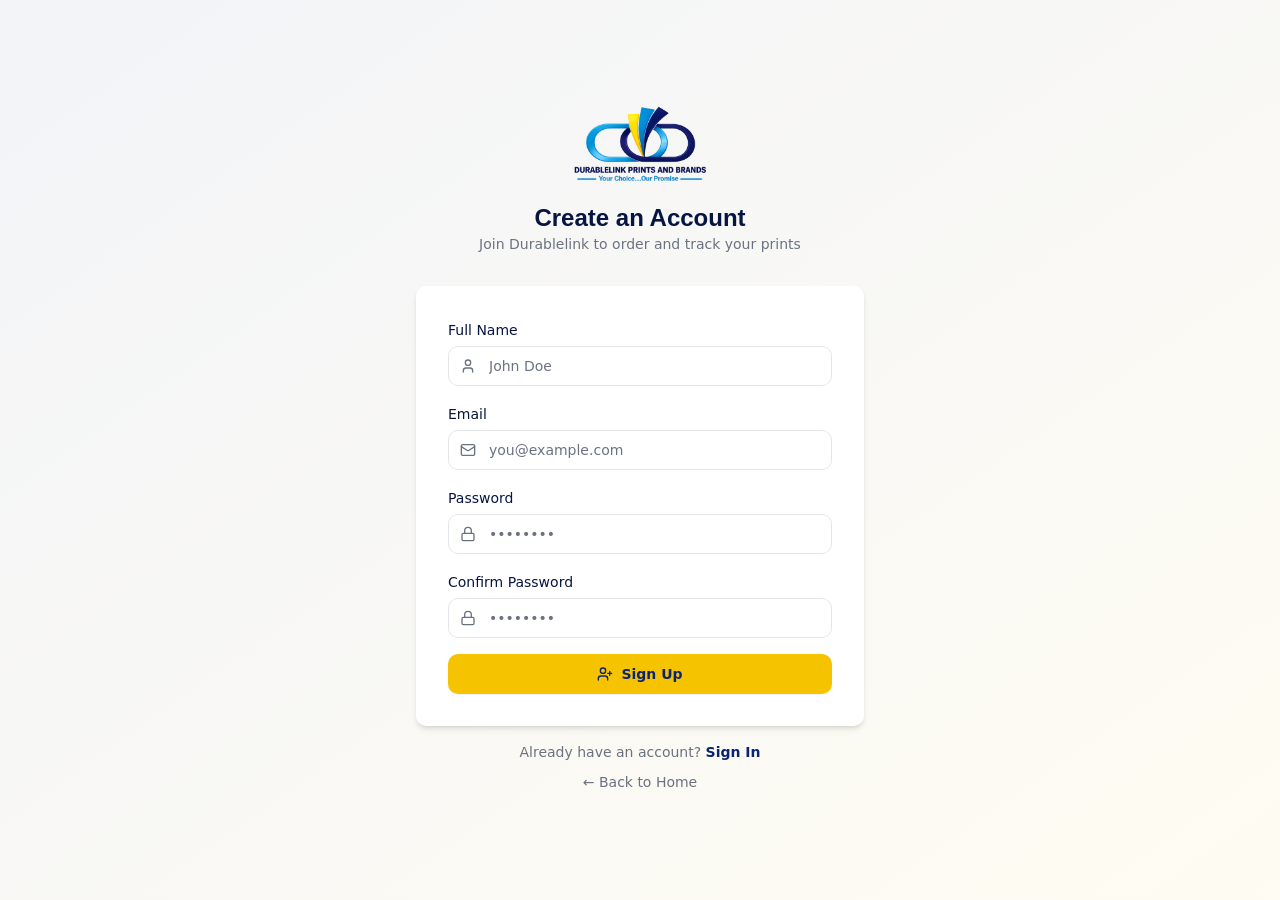
<file: signup.html>
<!DOCTYPE html><html lang="en"><head>
<meta charset="utf-8"/>
<meta name="viewport" content="width=device-width, initial-scale=1"/>
<title>Sign Up | Durablelink Prints and Brands</title>
<meta name="description" content="Premium printing, branding, signage, and promotional services in Juba, South Sudan. Business cards, banners, vehicle wraps, apparel, and more."/>
<meta property="og:title" content="Sign Up | Durablelink Prints and Brands"/>
<meta property="og:description" content="Premium printing, branding, signage, and promotional services in Juba, South Sudan. Business cards, banners, vehicle wraps, apparel, and more."/>
<meta property="og:image" content="assets/og-image.png"/>
<meta name="twitter:card" content="summary_large_image"/>
<meta name="twitter:title" content="Sign Up | Durablelink Prints and Brands"/>
<meta name="twitter:description" content="Premium printing, branding, signage, and promotional services in Juba, South Sudan. Business cards, banners, vehicle wraps, apparel, and more."/>
<meta name="twitter:image" content="assets/og-image.png"/>
<link rel="shortcut icon" href="assets/favicon.png"/>
<link rel="icon" type="image/png" href="assets/favicon.png"/>
<link rel="stylesheet" href="assets/style.css"/>
<link rel="stylesheet" href="assets/site.css"/>
<script>!function(){try{var d=document.documentElement,c=d.classList;c.remove('light','dark');var e=localStorage.getItem('theme');if('system'===e||(!e&&false)){var t='(prefers-color-scheme: dark)',m=window.matchMedia(t);if(m.media!==t||m.matches){d.style.colorScheme='dark';c.add('dark')}else{d.style.colorScheme='light';c.add('light')}}else if(e){c.add(e||'')}else{c.add('light')}if(e==='light'||e==='dark'||!e)d.style.colorScheme=e||'light'}catch(e){}}()</script>
<script src="https://apps.abacus.ai/chatllm/appllm-lib.js" defer></script>
</head><body class="__variable_c70c06 __variable_2fad4c font-sans antialiased"><div class="min-h-screen flex items-center justify-center bg-gradient-to-br from-[#0A2472]/5 to-[#F5C300]/5 p-4"><div class="w-full max-w-md"><div class="text-center mb-8"><div class="flex justify-center mb-4"><a class="flex items-center gap-2 group" href="index.html" aria-label="Durablelink Prints and Brands - Home"><img src="assets/brand/logo-header.png" alt="Durablelink Prints and Brands logo" class="h-20 w-auto" width="131" height="80"/></a></div><h1 class="text-2xl font-display font-bold">Create an Account</h1><p class="text-muted-foreground text-sm">Join Durablelink to order and track your prints</p></div><form class="bg-card rounded-lg p-6 md:p-8 shadow-md space-y-4" data-static-notice><div><label class="text-sm font-medium leading-none peer-disabled:cursor-not-allowed peer-disabled:opacity-70" for="name">Full Name</label><div class="relative mt-1"><svg xmlns="http://www.w3.org/2000/svg" width="24" height="24" viewBox="0 0 24 24" fill="none" stroke="currentColor" stroke-width="2" stroke-linecap="round" stroke-linejoin="round" class="lucide lucide-user absolute left-3 top-1/2 -translate-y-1/2 w-4 h-4 text-muted-foreground"><path d="M19 21v-2a4 4 0 0 0-4-4H9a4 4 0 0 0-4 4v2"></path><circle cx="12" cy="7" r="4"></circle></svg><input class="flex w-full rounded-lg border bg-background text-sm transition-all duration-fast file:border-0 file:bg-transparent file:text-sm file:font-medium placeholder:text-muted-foreground focus-visible:outline-none disabled:cursor-not-allowed disabled:opacity-50 border-input hover:border-ring/50 focus-visible:border-input focus-visible:ring-2 focus-visible:ring-ring focus-visible:ring-offset-2 focus-visible:ring-offset-background h-10 px-3 py-2 pl-10" id="name" required="" placeholder="John Doe" name="name" value=""/></div></div><div><label class="text-sm font-medium leading-none peer-disabled:cursor-not-allowed peer-disabled:opacity-70" for="email">Email</label><div class="relative mt-1"><svg xmlns="http://www.w3.org/2000/svg" width="24" height="24" viewBox="0 0 24 24" fill="none" stroke="currentColor" stroke-width="2" stroke-linecap="round" stroke-linejoin="round" class="lucide lucide-mail absolute left-3 top-1/2 -translate-y-1/2 w-4 h-4 text-muted-foreground"><rect width="20" height="16" x="2" y="4" rx="2"></rect><path d="m22 7-8.97 5.7a1.94 1.94 0 0 1-2.06 0L2 7"></path></svg><input type="email" class="flex w-full rounded-lg border bg-background text-sm transition-all duration-fast file:border-0 file:bg-transparent file:text-sm file:font-medium placeholder:text-muted-foreground focus-visible:outline-none disabled:cursor-not-allowed disabled:opacity-50 border-input hover:border-ring/50 focus-visible:border-input focus-visible:ring-2 focus-visible:ring-ring focus-visible:ring-offset-2 focus-visible:ring-offset-background h-10 px-3 py-2 pl-10" id="email" required="" placeholder="you@example.com" name="email" value=""/></div></div><div><label class="text-sm font-medium leading-none peer-disabled:cursor-not-allowed peer-disabled:opacity-70" for="password">Password</label><div class="relative mt-1"><svg xmlns="http://www.w3.org/2000/svg" width="24" height="24" viewBox="0 0 24 24" fill="none" stroke="currentColor" stroke-width="2" stroke-linecap="round" stroke-linejoin="round" class="lucide lucide-lock absolute left-3 top-1/2 -translate-y-1/2 w-4 h-4 text-muted-foreground"><rect width="18" height="11" x="3" y="11" rx="2" ry="2"></rect><path d="M7 11V7a5 5 0 0 1 10 0v4"></path></svg><input type="password" class="flex w-full rounded-lg border bg-background text-sm transition-all duration-fast file:border-0 file:bg-transparent file:text-sm file:font-medium placeholder:text-muted-foreground focus-visible:outline-none disabled:cursor-not-allowed disabled:opacity-50 border-input hover:border-ring/50 focus-visible:border-input focus-visible:ring-2 focus-visible:ring-ring focus-visible:ring-offset-2 focus-visible:ring-offset-background h-10 px-3 py-2 pl-10" id="password" required="" placeholder="••••••••" name="password" value=""/></div></div><div><label class="text-sm font-medium leading-none peer-disabled:cursor-not-allowed peer-disabled:opacity-70" for="confirmPassword">Confirm Password</label><div class="relative mt-1"><svg xmlns="http://www.w3.org/2000/svg" width="24" height="24" viewBox="0 0 24 24" fill="none" stroke="currentColor" stroke-width="2" stroke-linecap="round" stroke-linejoin="round" class="lucide lucide-lock absolute left-3 top-1/2 -translate-y-1/2 w-4 h-4 text-muted-foreground"><rect width="18" height="11" x="3" y="11" rx="2" ry="2"></rect><path d="M7 11V7a5 5 0 0 1 10 0v4"></path></svg><input type="password" class="flex w-full rounded-lg border bg-background text-sm transition-all duration-fast file:border-0 file:bg-transparent file:text-sm file:font-medium placeholder:text-muted-foreground focus-visible:outline-none disabled:cursor-not-allowed disabled:opacity-50 border-input hover:border-ring/50 focus-visible:border-input focus-visible:ring-2 focus-visible:ring-ring focus-visible:ring-offset-2 focus-visible:ring-offset-background h-10 px-3 py-2 pl-10" id="confirmPassword" required="" placeholder="••••••••" name="confirmPassword" value=""/></div></div><button class="inline-flex items-center justify-center whitespace-nowrap rounded-lg text-sm transition-all duration-fast focus-visible:outline-none focus-visible:ring-2 focus-visible:ring-ring focus-visible:ring-offset-2 focus-visible:ring-offset-background active:scale-[0.98] disabled:pointer-events-none disabled:opacity-50 [&amp;_svg]:pointer-events-none [&amp;_svg]:w-4 [&amp;_svg]:h-4 [&amp;_svg]:shrink-0 shadow-sm hover:shadow-md h-10 px-4 py-2 w-full bg-[#F5C300] text-[#0A2472] hover:bg-[#F5C300]/90 font-bold gap-2" type="submit"><svg xmlns="http://www.w3.org/2000/svg" width="24" height="24" viewBox="0 0 24 24" fill="none" stroke="currentColor" stroke-width="2" stroke-linecap="round" stroke-linejoin="round" class="lucide lucide-user-plus w-4 h-4"><path d="M16 21v-2a4 4 0 0 0-4-4H6a4 4 0 0 0-4 4v2"></path><circle cx="9" cy="7" r="4"></circle><line x1="19" x2="19" y1="8" y2="14"></line><line x1="22" x2="16" y1="11" y2="11"></line></svg> Sign Up</button><div class="form-status" role="status"></div></form><p class="text-center text-sm text-muted-foreground mt-4">Already have an account?<!-- --> <a class="text-[#0A2472] font-semibold hover:underline" href="login.html">Sign In</a></p><p class="text-center mt-2"><a class="text-sm text-muted-foreground hover:text-foreground" href="index.html">← Back to Home</a></p></div></div>
<script src="assets/site.js" defer></script>
<div id="toast" role="status" aria-live="polite"></div>
</body></html>
</file>
<file: assets/style.css>
@font-face{font-family:__Poppins_c70c06;font-style:normal;font-weight:300;font-display:swap;src:url(fonts/)6c177e25b87fd9cd-s.woff2) format("woff2");unicode-range:u+0900-097f,u+1cd0-1cf9,u+200c-200d,u+20a8,u+20b9,u+20f0,u+25cc,u+a830-a839,u+a8e0-a8ff,u+11b00-11b09}@font-face{font-family:__Poppins_c70c06;font-style:normal;font-weight:300;font-display:swap;src:url(fonts/)6c9a125e97d835e1-s.woff2) format("woff2");unicode-range:u+0100-02ba,u+02bd-02c5,u+02c7-02cc,u+02ce-02d7,u+02dd-02ff,u+0304,u+0308,u+0329,u+1d00-1dbf,u+1e00-1e9f,u+1ef2-1eff,u+2020,u+20a0-20ab,u+20ad-20c0,u+2113,u+2c60-2c7f,u+a720-a7ff}@font-face{font-family:__Poppins_c70c06;font-style:normal;font-weight:300;font-display:swap;src:url(fonts/)4c285fdca692ea22-s.p.woff2) format("woff2");unicode-range:u+00??,u+0131,u+0152-0153,u+02bb-02bc,u+02c6,u+02da,u+02dc,u+0304,u+0308,u+0329,u+2000-206f,u+20ac,u+2122,u+2191,u+2193,u+2212,u+2215,u+feff,u+fffd}@font-face{font-family:__Poppins_c70c06;font-style:normal;font-weight:400;font-display:swap;src:url(fonts/)034d78ad42e9620c-s.woff2) format("woff2");unicode-range:u+0900-097f,u+1cd0-1cf9,u+200c-200d,u+20a8,u+20b9,u+20f0,u+25cc,u+a830-a839,u+a8e0-a8ff,u+11b00-11b09}@font-face{font-family:__Poppins_c70c06;font-style:normal;font-weight:400;font-display:swap;src:url(fonts/)fe0777f1195381cb-s.woff2) format("woff2");unicode-range:u+0100-02ba,u+02bd-02c5,u+02c7-02cc,u+02ce-02d7,u+02dd-02ff,u+0304,u+0308,u+0329,u+1d00-1dbf,u+1e00-1e9f,u+1ef2-1eff,u+2020,u+20a0-20ab,u+20ad-20c0,u+2113,u+2c60-2c7f,u+a720-a7ff}@font-face{font-family:__Poppins_c70c06;font-style:normal;font-weight:400;font-display:swap;src:url(fonts/)eafabf029ad39a43-s.p.woff2) format("woff2");unicode-range:u+00??,u+0131,u+0152-0153,u+02bb-02bc,u+02c6,u+02da,u+02dc,u+0304,u+0308,u+0329,u+2000-206f,u+20ac,u+2122,u+2191,u+2193,u+2212,u+2215,u+feff,u+fffd}@font-face{font-family:__Poppins_c70c06;font-style:normal;font-weight:500;font-display:swap;src:url(fonts/)db911767852bc875-s.woff2) format("woff2");unicode-range:u+0900-097f,u+1cd0-1cf9,u+200c-200d,u+20a8,u+20b9,u+20f0,u+25cc,u+a830-a839,u+a8e0-a8ff,u+11b00-11b09}@font-face{font-family:__Poppins_c70c06;font-style:normal;font-weight:500;font-display:swap;src:url(fonts/)f10b8e9d91f3edcb-s.woff2) format("woff2");unicode-range:u+0100-02ba,u+02bd-02c5,u+02c7-02cc,u+02ce-02d7,u+02dd-02ff,u+0304,u+0308,u+0329,u+1d00-1dbf,u+1e00-1e9f,u+1ef2-1eff,u+2020,u+20a0-20ab,u+20ad-20c0,u+2113,u+2c60-2c7f,u+a720-a7ff}@font-face{font-family:__Poppins_c70c06;font-style:normal;font-weight:500;font-display:swap;src:url(fonts/)8888a3826f4a3af4-s.p.woff2) format("woff2");unicode-range:u+00??,u+0131,u+0152-0153,u+02bb-02bc,u+02c6,u+02da,u+02dc,u+0304,u+0308,u+0329,u+2000-206f,u+20ac,u+2122,u+2191,u+2193,u+2212,u+2215,u+feff,u+fffd}@font-face{font-family:__Poppins_c70c06;font-style:normal;font-weight:600;font-display:swap;src:url(fonts/)29e7bbdce9332268-s.woff2) format("woff2");unicode-range:u+0900-097f,u+1cd0-1cf9,u+200c-200d,u+20a8,u+20b9,u+20f0,u+25cc,u+a830-a839,u+a8e0-a8ff,u+11b00-11b09}@font-face{font-family:__Poppins_c70c06;font-style:normal;font-weight:600;font-display:swap;src:url(fonts/)c3bc380753a8436c-s.woff2) format("woff2");unicode-range:u+0100-02ba,u+02bd-02c5,u+02c7-02cc,u+02ce-02d7,u+02dd-02ff,u+0304,u+0308,u+0329,u+1d00-1dbf,u+1e00-1e9f,u+1ef2-1eff,u+2020,u+20a0-20ab,u+20ad-20c0,u+2113,u+2c60-2c7f,u+a720-a7ff}@font-face{font-family:__Poppins_c70c06;font-style:normal;font-weight:600;font-display:swap;src:url(fonts/)0484562807a97172-s.p.woff2) format("woff2");unicode-range:u+00??,u+0131,u+0152-0153,u+02bb-02bc,u+02c6,u+02da,u+02dc,u+0304,u+0308,u+0329,u+2000-206f,u+20ac,u+2122,u+2191,u+2193,u+2212,u+2215,u+feff,u+fffd}@font-face{font-family:__Poppins_c70c06;font-style:normal;font-weight:700;font-display:swap;src:url(fonts/)29a4aea02fdee119-s.woff2) format("woff2");unicode-range:u+0900-097f,u+1cd0-1cf9,u+200c-200d,u+20a8,u+20b9,u+20f0,u+25cc,u+a830-a839,u+a8e0-a8ff,u+11b00-11b09}@font-face{font-family:__Poppins_c70c06;font-style:normal;font-weight:700;font-display:swap;src:url(fonts/)a1386beebedccca4-s.woff2) format("woff2");unicode-range:u+0100-02ba,u+02bd-02c5,u+02c7-02cc,u+02ce-02d7,u+02dd-02ff,u+0304,u+0308,u+0329,u+1d00-1dbf,u+1e00-1e9f,u+1ef2-1eff,u+2020,u+20a0-20ab,u+20ad-20c0,u+2113,u+2c60-2c7f,u+a720-a7ff}@font-face{font-family:__Poppins_c70c06;font-style:normal;font-weight:700;font-display:swap;src:url(fonts/)b957ea75a84b6ea7-s.p.woff2) format("woff2");unicode-range:u+00??,u+0131,u+0152-0153,u+02bb-02bc,u+02c6,u+02da,u+02dc,u+0304,u+0308,u+0329,u+2000-206f,u+20ac,u+2122,u+2191,u+2193,u+2212,u+2215,u+feff,u+fffd}@font-face{font-family:__Poppins_c70c06;font-style:normal;font-weight:800;font-display:swap;src:url(fonts/)28485c0de2075f40-s.woff2) format("woff2");unicode-range:u+0900-097f,u+1cd0-1cf9,u+200c-200d,u+20a8,u+20b9,u+20f0,u+25cc,u+a830-a839,u+a8e0-a8ff,u+11b00-11b09}@font-face{font-family:__Poppins_c70c06;font-style:normal;font-weight:800;font-display:swap;src:url(fonts/)5fb25f343c7550ca-s.woff2) format("woff2");unicode-range:u+0100-02ba,u+02bd-02c5,u+02c7-02cc,u+02ce-02d7,u+02dd-02ff,u+0304,u+0308,u+0329,u+1d00-1dbf,u+1e00-1e9f,u+1ef2-1eff,u+2020,u+20a0-20ab,u+20ad-20c0,u+2113,u+2c60-2c7f,u+a720-a7ff}@font-face{font-family:__Poppins_c70c06;font-style:normal;font-weight:800;font-display:swap;src:url(fonts/)7db6c35d839a711c-s.p.woff2) format("woff2");unicode-range:u+00??,u+0131,u+0152-0153,u+02bb-02bc,u+02c6,u+02da,u+02dc,u+0304,u+0308,u+0329,u+2000-206f,u+20ac,u+2122,u+2191,u+2193,u+2212,u+2215,u+feff,u+fffd}@font-face{font-family:__Poppins_Fallback_c70c06;src:local("Arial");ascent-override:93.62%;descent-override:31.21%;line-gap-override:8.92%;size-adjust:112.16%}.__className_c70c06{font-family:__Poppins_c70c06,__Poppins_Fallback_c70c06;font-style:normal}.__variable_c70c06{--font-display:"__Poppins_c70c06","__Poppins_Fallback_c70c06"}@font-face{font-family:__Open_Sans_2fad4c;font-style:normal;font-weight:300 800;font-stretch:100%;font-display:swap;src:url(fonts/)d6fc113833db48fe-s.woff2) format("woff2");unicode-range:u+0460-052f,u+1c80-1c8a,u+20b4,u+2de0-2dff,u+a640-a69f,u+fe2e-fe2f}@font-face{font-family:__Open_Sans_2fad4c;font-style:normal;font-weight:300 800;font-stretch:100%;font-display:swap;src:url(fonts/)e1df014bb05b8510-s.woff2) format("woff2");unicode-range:u+0301,u+0400-045f,u+0490-0491,u+04b0-04b1,u+2116}@font-face{font-family:__Open_Sans_2fad4c;font-style:normal;font-weight:300 800;font-stretch:100%;font-display:swap;src:url(fonts/)13a314e63820922b-s.woff2) format("woff2");unicode-range:u+1f??}@font-face{font-family:__Open_Sans_2fad4c;font-style:normal;font-weight:300 800;font-stretch:100%;font-display:swap;src:url(fonts/)04c24f78ad5a47d8-s.woff2) format("woff2");unicode-range:u+0370-0377,u+037a-037f,u+0384-038a,u+038c,u+038e-03a1,u+03a3-03ff}@font-face{font-family:__Open_Sans_2fad4c;font-style:normal;font-weight:300 800;font-stretch:100%;font-display:swap;src:url(fonts/)c1a1fe1e2bf9b2ee-s.woff2) format("woff2");unicode-range:u+0307-0308,u+0590-05ff,u+200c-2010,u+20aa,u+25cc,u+fb1d-fb4f}@font-face{font-family:__Open_Sans_2fad4c;font-style:normal;font-weight:300 800;font-stretch:100%;font-display:swap;src:url(fonts/)9e769f40faa52555-s.woff2) format("woff2");unicode-range:u+0302-0303,u+0305,u+0307-0308,u+0310,u+0312,u+0315,u+031a,u+0326-0327,u+032c,u+032f-0330,u+0332-0333,u+0338,u+033a,u+0346,u+034d,u+0391-03a1,u+03a3-03a9,u+03b1-03c9,u+03d1,u+03d5-03d6,u+03f0-03f1,u+03f4-03f5,u+2016-2017,u+2034-2038,u+203c,u+2040,u+2043,u+2047,u+2050,u+2057,u+205f,u+2070-2071,u+2074-208e,u+2090-209c,u+20d0-20dc,u+20e1,u+20e5-20ef,u+2100-2112,u+2114-2115,u+2117-2121,u+2123-214f,u+2190,u+2192,u+2194-21ae,u+21b0-21e5,u+21f1-21f2,u+21f4-2211,u+2213-2214,u+2216-22ff,u+2308-230b,u+2310,u+2319,u+231c-2321,u+2336-237a,u+237c,u+2395,u+239b-23b7,u+23d0,u+23dc-23e1,u+2474-2475,u+25af,u+25b3,u+25b7,u+25bd,u+25c1,u+25ca,u+25cc,u+25fb,u+266d-266f,u+27c0-27ff,u+2900-2aff,u+2b0e-2b11,u+2b30-2b4c,u+2bfe,u+3030,u+ff5b,u+ff5d,u+1d400-1d7ff,u+1ee??}@font-face{font-family:__Open_Sans_2fad4c;font-style:normal;font-weight:300 800;font-stretch:100%;font-display:swap;src:url(fonts/)37da3febcafd463e-s.woff2) format("woff2");unicode-range:u+0001-000c,u+000e-001f,u+007f-009f,u+20dd-20e0,u+20e2-20e4,u+2150-218f,u+2190,u+2192,u+2194-2199,u+21af,u+21e6-21f0,u+21f3,u+2218-2219,u+2299,u+22c4-22c6,u+2300-243f,u+2440-244a,u+2460-24ff,u+25a0-27bf,u+28??,u+2921-2922,u+2981,u+29bf,u+29eb,u+2b??,u+4dc0-4dff,u+fff9-fffb,u+10140-1018e,u+10190-1019c,u+101a0,u+101d0-101fd,u+102e0-102fb,u+10e60-10e7e,u+1d2c0-1d2d3,u+1d2e0-1d37f,u+1f0??,u+1f100-1f1ad,u+1f1e6-1f1ff,u+1f30d-1f30f,u+1f315,u+1f31c,u+1f31e,u+1f320-1f32c,u+1f336,u+1f378,u+1f37d,u+1f382,u+1f393-1f39f,u+1f3a7-1f3a8,u+1f3ac-1f3af,u+1f3c2,u+1f3c4-1f3c6,u+1f3ca-1f3ce,u+1f3d4-1f3e0,u+1f3ed,u+1f3f1-1f3f3,u+1f3f5-1f3f7,u+1f408,u+1f415,u+1f41f,u+1f426,u+1f43f,u+1f441-1f442,u+1f444,u+1f446-1f449,u+1f44c-1f44e,u+1f453,u+1f46a,u+1f47d,u+1f4a3,u+1f4b0,u+1f4b3,u+1f4b9,u+1f4bb,u+1f4bf,u+1f4c8-1f4cb,u+1f4d6,u+1f4da,u+1f4df,u+1f4e3-1f4e6,u+1f4ea-1f4ed,u+1f4f7,u+1f4f9-1f4fb,u+1f4fd-1f4fe,u+1f503,u+1f507-1f50b,u+1f50d,u+1f512-1f513,u+1f53e-1f54a,u+1f54f-1f5fa,u+1f610,u+1f650-1f67f,u+1f687,u+1f68d,u+1f691,u+1f694,u+1f698,u+1f6ad,u+1f6b2,u+1f6b9-1f6ba,u+1f6bc,u+1f6c6-1f6cf,u+1f6d3-1f6d7,u+1f6e0-1f6ea,u+1f6f0-1f6f3,u+1f6f7-1f6fc,u+1f7??,u+1f800-1f80b,u+1f810-1f847,u+1f850-1f859,u+1f860-1f887,u+1f890-1f8ad,u+1f8b0-1f8bb,u+1f8c0-1f8c1,u+1f900-1f90b,u+1f93b,u+1f946,u+1f984,u+1f996,u+1f9e9,u+1fa00-1fa6f,u+1fa70-1fa7c,u+1fa80-1fa89,u+1fa8f-1fac6,u+1face-1fadc,u+1fadf-1fae9,u+1faf0-1faf8,u+1fb??}@font-face{font-family:__Open_Sans_2fad4c;font-style:normal;font-weight:300 800;font-stretch:100%;font-display:swap;src:url(fonts/)51f6eedf9be77cd7-s.woff2) format("woff2");unicode-range:u+0102-0103,u+0110-0111,u+0128-0129,u+0168-0169,u+01a0-01a1,u+01af-01b0,u+0300-0301,u+0303-0304,u+0308-0309,u+0323,u+0329,u+1ea0-1ef9,u+20ab}@font-face{font-family:__Open_Sans_2fad4c;font-style:normal;font-weight:300 800;font-stretch:100%;font-display:swap;src:url(fonts/)403511e41efd5e81-s.woff2) format("woff2");unicode-range:u+0100-02ba,u+02bd-02c5,u+02c7-02cc,u+02ce-02d7,u+02dd-02ff,u+0304,u+0308,u+0329,u+1d00-1dbf,u+1e00-1e9f,u+1ef2-1eff,u+2020,u+20a0-20ab,u+20ad-20c0,u+2113,u+2c60-2c7f,u+a720-a7ff}@font-face{font-family:__Open_Sans_2fad4c;font-style:normal;font-weight:300 800;font-stretch:100%;font-display:swap;src:url(fonts/)e807dee2426166ad-s.p.woff2) format("woff2");unicode-range:u+00??,u+0131,u+0152-0153,u+02bb-02bc,u+02c6,u+02da,u+02dc,u+0304,u+0308,u+0329,u+2000-206f,u+20ac,u+2122,u+2191,u+2193,u+2212,u+2215,u+feff,u+fffd}@font-face{font-family:__Open_Sans_Fallback_2fad4c;src:local("Arial");ascent-override:101.65%;descent-override:27.86%;line-gap-override:0.00%;size-adjust:105.15%}.__className_2fad4c{font-family:__Open_Sans_2fad4c,__Open_Sans_Fallback_2fad4c;font-style:normal}.__variable_2fad4c{--font-sans:"__Open_Sans_2fad4c","__Open_Sans_Fallback_2fad4c"}

/*
! tailwindcss v3.3.3 | MIT License | https://tailwindcss.com
*/*,:after,:before{box-sizing:border-box;border:0 solid #e5e7eb}:after,:before{--tw-content:""}html{line-height:1.5;-webkit-text-size-adjust:100%;-moz-tab-size:4;-o-tab-size:4;tab-size:4;font-family:var(--font-sans),system-ui,sans-serif;font-feature-settings:normal;font-variation-settings:normal}body{margin:0;line-height:inherit}hr{height:0;color:inherit;border-top-width:1px}abbr:where([title]){-webkit-text-decoration:underline dotted;text-decoration:underline dotted}h1,h2,h3,h4,h5,h6{font-size:inherit;font-weight:inherit}a{color:inherit;text-decoration:inherit}b,strong{font-weight:bolder}code,kbd,pre,samp{font-family:var(--font-mono),ui-monospace,monospace;font-size:1em}small{font-size:80%}sub,sup{font-size:75%;line-height:0;position:relative;vertical-align:baseline}sub{bottom:-.25em}sup{top:-.5em}table{text-indent:0;border-color:inherit;border-collapse:collapse}button,input,optgroup,select,textarea{font-family:inherit;font-feature-settings:inherit;font-variation-settings:inherit;font-size:100%;font-weight:inherit;line-height:inherit;color:inherit;margin:0;padding:0}button,select{text-transform:none}[type=button],[type=reset],[type=submit],button{-webkit-appearance:button;background-color:transparent;background-image:none}:-moz-focusring{outline:auto}:-moz-ui-invalid{box-shadow:none}progress{vertical-align:baseline}::-webkit-inner-spin-button,::-webkit-outer-spin-button{height:auto}[type=search]{-webkit-appearance:textfield;outline-offset:-2px}::-webkit-search-decoration{-webkit-appearance:none}::-webkit-file-upload-button{-webkit-appearance:button;font:inherit}summary{display:list-item}blockquote,dd,dl,figure,h1,h2,h3,h4,h5,h6,hr,p,pre{margin:0}fieldset{margin:0}fieldset,legend{padding:0}menu,ol,ul{list-style:none;margin:0;padding:0}dialog{padding:0}textarea{resize:vertical}input::-moz-placeholder,textarea::-moz-placeholder{opacity:1;color:#9ca3af}input::placeholder,textarea::placeholder{opacity:1;color:#9ca3af}[role=button],button{cursor:pointer}:disabled{cursor:default}audio,canvas,embed,iframe,img,object,svg,video{display:block;vertical-align:middle}img,video{max-width:100%;height:auto}[hidden]{display:none}:root{--background:0 0% 100%;--foreground:225 84% 14%;--card:0 0% 100%;--card-foreground:225 84% 14%;--popover:0 0% 100%;--popover-foreground:225 84% 14%;--primary:225 84% 24%;--primary-foreground:0 0% 100%;--secondary:48 100% 48%;--secondary-foreground:225 84% 14%;--muted:220 14% 96%;--muted-foreground:220 9% 46%;--accent:48 100% 48%;--accent-foreground:225 84% 14%;--destructive:0 84% 60%;--destructive-foreground:0 0% 98%;--border:220 13% 91%;--input:220 13% 91%;--ring:225 84% 24%;--radius:0.625rem;--radius-sm:calc(0.625rem - 4px);--radius-lg:calc(0.625rem + 4px);--radius-full:9999px;--spacing-xs:4px;--spacing-sm:8px;--spacing-md:16px;--spacing-lg:24px;--spacing-xl:32px;--spacing-2xl:48px;--spacing-3xl:64px;--shadow-sm:0 1px 2px 0 rgba(0,0,0,.03),0 1px 3px 0 rgba(0,0,0,.06);--shadow-md:0 4px 6px -1px rgba(0,0,0,.05),0 2px 4px -2px rgba(0,0,0,.05);--shadow-lg:0 10px 15px -3px rgba(0,0,0,.07),0 4px 6px -4px rgba(0,0,0,.05);--duration-fast:150ms;--duration-normal:250ms;--duration-slow:350ms;--chart-1:225 84% 24%;--chart-2:48 100% 48%;--chart-3:173 58% 39%;--chart-4:12 76% 61%;--chart-5:197 37% 24%}.dark{--background:225 40% 8%;--foreground:0 0% 98%;--card:225 30% 12%;--card-foreground:0 0% 98%;--popover:225 30% 12%;--popover-foreground:0 0% 98%;--primary:48 100% 48%;--primary-foreground:225 84% 14%;--secondary:225 84% 24%;--secondary-foreground:0 0% 100%;--muted:225 20% 18%;--muted-foreground:220 10% 60%;--accent:48 100% 48%;--accent-foreground:225 84% 14%;--destructive:0 62% 30%;--destructive-foreground:0 0% 98%;--border:225 20% 20%;--input:225 20% 20%;--ring:48 100% 48%;--shadow-sm:0 1px 3px 0 rgba(0,0,0,.15),0 1px 2px -1px rgba(0,0,0,.15);--shadow-md:0 4px 6px -1px rgba(0,0,0,.2),0 2px 4px -2px rgba(0,0,0,.15);--shadow-lg:0 10px 15px -3px rgba(0,0,0,.25),0 4px 6px -4px rgba(0,0,0,.15);--chart-1:48 100% 48%;--chart-2:225 84% 40%;--chart-3:160 60% 45%;--chart-4:30 80% 55%;--chart-5:280 65% 60%}*{border-color:hsl(var(--border))}body{background-color:hsl(var(--background));color:hsl(var(--foreground))}*,:after,:before{--tw-border-spacing-x:0;--tw-border-spacing-y:0;--tw-translate-x:0;--tw-translate-y:0;--tw-rotate:0;--tw-skew-x:0;--tw-skew-y:0;--tw-scale-x:1;--tw-scale-y:1;--tw-pan-x: ;--tw-pan-y: ;--tw-pinch-zoom: ;--tw-scroll-snap-strictness:proximity;--tw-gradient-from-position: ;--tw-gradient-via-position: ;--tw-gradient-to-position: ;--tw-ordinal: ;--tw-slashed-zero: ;--tw-numeric-figure: ;--tw-numeric-spacing: ;--tw-numeric-fraction: ;--tw-ring-inset: ;--tw-ring-offset-width:0px;--tw-ring-offset-color:#fff;--tw-ring-color:rgba(59,130,246,.5);--tw-ring-offset-shadow:0 0 #0000;--tw-ring-shadow:0 0 #0000;--tw-shadow:0 0 #0000;--tw-shadow-colored:0 0 #0000;--tw-blur: ;--tw-brightness: ;--tw-contrast: ;--tw-grayscale: ;--tw-hue-rotate: ;--tw-invert: ;--tw-saturate: ;--tw-sepia: ;--tw-drop-shadow: ;--tw-backdrop-blur: ;--tw-backdrop-brightness: ;--tw-backdrop-contrast: ;--tw-backdrop-grayscale: ;--tw-backdrop-hue-rotate: ;--tw-backdrop-invert: ;--tw-backdrop-opacity: ;--tw-backdrop-saturate: ;--tw-backdrop-sepia: }::backdrop{--tw-border-spacing-x:0;--tw-border-spacing-y:0;--tw-translate-x:0;--tw-translate-y:0;--tw-rotate:0;--tw-skew-x:0;--tw-skew-y:0;--tw-scale-x:1;--tw-scale-y:1;--tw-pan-x: ;--tw-pan-y: ;--tw-pinch-zoom: ;--tw-scroll-snap-strictness:proximity;--tw-gradient-from-position: ;--tw-gradient-via-position: ;--tw-gradient-to-position: ;--tw-ordinal: ;--tw-slashed-zero: ;--tw-numeric-figure: ;--tw-numeric-spacing: ;--tw-numeric-fraction: ;--tw-ring-inset: ;--tw-ring-offset-width:0px;--tw-ring-offset-color:#fff;--tw-ring-color:rgba(59,130,246,.5);--tw-ring-offset-shadow:0 0 #0000;--tw-ring-shadow:0 0 #0000;--tw-shadow:0 0 #0000;--tw-shadow-colored:0 0 #0000;--tw-blur: ;--tw-brightness: ;--tw-contrast: ;--tw-grayscale: ;--tw-hue-rotate: ;--tw-invert: ;--tw-saturate: ;--tw-sepia: ;--tw-drop-shadow: ;--tw-backdrop-blur: ;--tw-backdrop-brightness: ;--tw-backdrop-contrast: ;--tw-backdrop-grayscale: ;--tw-backdrop-hue-rotate: ;--tw-backdrop-invert: ;--tw-backdrop-opacity: ;--tw-backdrop-saturate: ;--tw-backdrop-sepia: }.sr-only{position:absolute;width:1px;height:1px;padding:0;margin:-1px;overflow:hidden;clip:rect(0,0,0,0);white-space:nowrap;border-width:0}.pointer-events-none{pointer-events:none}.pointer-events-auto{pointer-events:auto}.visible{visibility:visible}.invisible{visibility:hidden}.fixed{position:fixed}.absolute{position:absolute}.relative{position:relative}.sticky{position:sticky}.inset-0{inset:0}.inset-x-0{left:0;right:0}.inset-y-0{top:0;bottom:0}.-bottom-12{bottom:-3rem}.-left-12{left:-3rem}.-right-0{right:0}.-right-0\.5{right:-.125rem}.-right-12{right:-3rem}.-top-0{top:0}.-top-0\.5{top:-.125rem}.-top-12{top:-3rem}.bottom-0{bottom:0}.bottom-6{bottom:1.5rem}.bottom-8{bottom:2rem}.left-0{left:0}.left-1{left:.25rem}.left-1\/2{left:50%}.left-2{left:.5rem}.left-3{left:.75rem}.left-\[50\%\]{left:50%}.right-0{right:0}.right-1{right:.25rem}.right-2{right:.5rem}.right-4{right:1rem}.right-6{right:1.5rem}.top-0{top:0}.top-1\/2{top:50%}.top-2{top:.5rem}.top-20{top:5rem}.top-4{top:1rem}.top-\[1px\]{top:1px}.top-\[50\%\]{top:50%}.top-\[60\%\]{top:60%}.top-full{top:100%}.z-10{z-index:10}.z-30{z-index:30}.z-40{z-index:40}.z-50{z-index:50}.z-\[100\]{z-index:100}.z-\[1\]{z-index:1}.-mx-1{margin-left:-.25rem;margin-right:-.25rem}.mx-auto{margin-left:auto;margin-right:auto}.my-1{margin-top:.25rem;margin-bottom:.25rem}.-ml-4{margin-left:-1rem}.-mt-4{margin-top:-1rem}.mb-1{margin-bottom:.25rem}.mb-12{margin-bottom:3rem}.mb-2{margin-bottom:.5rem}.mb-3{margin-bottom:.75rem}.mb-4{margin-bottom:1rem}.mb-6{margin-bottom:1.5rem}.mb-8{margin-bottom:2rem}.ml-1{margin-left:.25rem}.ml-2{margin-left:.5rem}.ml-3{margin-left:.75rem}.ml-auto{margin-left:auto}.mr-1{margin-right:.25rem}.mr-2{margin-right:.5rem}.mt-0{margin-top:0}.mt-0\.5{margin-top:.125rem}.mt-1{margin-top:.25rem}.mt-1\.5{margin-top:.375rem}.mt-16{margin-top:4rem}.mt-2{margin-top:.5rem}.mt-24{margin-top:6rem}.mt-3{margin-top:.75rem}.mt-4{margin-top:1rem}.mt-6{margin-top:1.5rem}.mt-8{margin-top:2rem}.mt-auto{margin-top:auto}.line-clamp-1{-webkit-line-clamp:1}.line-clamp-1,.line-clamp-2{overflow:hidden;display:-webkit-box;-webkit-box-orient:vertical}.line-clamp-2{-webkit-line-clamp:2}.block{display:block}.flex{display:flex}.inline-flex{display:inline-flex}.table{display:table}.grid{display:grid}.hidden{display:none}.aspect-\[4\/3\]{aspect-ratio:4/3}.aspect-square{aspect-ratio:1/1}.aspect-video{aspect-ratio:16/9}.h-1{height:.25rem}.h-1\.5{height:.375rem}.h-10{height:2.5rem}.h-11{height:2.75rem}.h-12{height:3rem}.h-14{height:3.5rem}.h-16{height:4rem}.h-2{height:.5rem}.h-2\.5{height:.625rem}.h-20{height:5rem}.h-24{height:6rem}.h-3{height:.75rem}.h-3\.5{height:.875rem}.h-4{height:1rem}.h-5{height:1.25rem}.h-6{height:1.5rem}.h-7{height:1.75rem}.h-72{height:18rem}.h-8{height:2rem}.h-9{height:2.25rem}.h-\[1px\]{height:1px}.h-\[var\(--radix-navigation-menu-viewport-height\)\]{height:var(--radix-navigation-menu-viewport-height)}.h-\[var\(--radix-select-trigger-height\)\]{height:var(--radix-select-trigger-height)}.h-auto{height:auto}.h-fit{height:-moz-fit-content;height:fit-content}.h-full{height:100%}.h-px{height:1px}.max-h-96{max-height:24rem}.max-h-\[300px\]{max-height:300px}.max-h-\[80vh\]{max-height:80vh}.max-h-screen{max-height:100vh}.min-h-\[600px\]{min-height:600px}.min-h-\[80px\]{min-height:80px}.min-h-screen{min-height:100vh}.w-1{width:.25rem}.w-1\.5{width:.375rem}.w-10{width:2.5rem}.w-11{width:2.75rem}.w-12{width:3rem}.w-14{width:3.5rem}.w-16{width:4rem}.w-2{width:.5rem}.w-2\.5{width:.625rem}.w-20{width:5rem}.w-24{width:6rem}.w-3{width:.75rem}.w-3\.5{width:.875rem}.w-3\/4{width:75%}.w-4{width:1rem}.w-5{width:1.25rem}.w-6{width:1.5rem}.w-64{width:16rem}.w-7{width:1.75rem}.w-72{width:18rem}.w-8{width:2rem}.w-9{width:2.25rem}.w-\[100px\]{width:100px}.w-\[1px\]{width:1px}.w-\[300px\]{width:300px}.w-auto{width:auto}.w-full{width:100%}.w-max{width:-moz-max-content;width:max-content}.w-px{width:1px}.min-w-0{min-width:0}.min-w-\[12rem\]{min-width:12rem}.min-w-\[8rem\]{min-width:8rem}.min-w-\[var\(--radix-select-trigger-width\)\]{min-width:var(--radix-select-trigger-width)}.max-w-2xl{max-width:42rem}.max-w-4xl{max-width:56rem}.max-w-6xl{max-width:72rem}.max-w-7xl{max-width:80rem}.max-w-\[1200px\]{max-width:1200px}.max-w-full{max-width:100%}.max-w-lg{max-width:32rem}.max-w-max{max-width:-moz-max-content;max-width:max-content}.max-w-md{max-width:28rem}.max-w-xl{max-width:36rem}.flex-1{flex:1 1 0%}.flex-shrink-0,.shrink-0{flex-shrink:0}.grow{flex-grow:1}.grow-0{flex-grow:0}.basis-full{flex-basis:100%}.caption-bottom{caption-side:bottom}.border-collapse{border-collapse:collapse}.-translate-x-1\/2{--tw-translate-x:-50%}.-translate-x-1\/2,.-translate-x-full{transform:translate(var(--tw-translate-x),var(--tw-translate-y)) rotate(var(--tw-rotate)) skewX(var(--tw-skew-x)) skewY(var(--tw-skew-y)) scaleX(var(--tw-scale-x)) scaleY(var(--tw-scale-y))}.-translate-x-full{--tw-translate-x:-100%}.-translate-y-1\/2{--tw-translate-y:-50%}.-translate-y-1\/2,.translate-x-0{transform:translate(var(--tw-translate-x),var(--tw-translate-y)) rotate(var(--tw-rotate)) skewX(var(--tw-skew-x)) skewY(var(--tw-skew-y)) scaleX(var(--tw-scale-x)) scaleY(var(--tw-scale-y))}.translate-x-0{--tw-translate-x:0px}.translate-x-\[-50\%\]{--tw-translate-x:-50%}.translate-x-\[-50\%\],.translate-y-\[-50\%\]{transform:translate(var(--tw-translate-x),var(--tw-translate-y)) rotate(var(--tw-rotate)) skewX(var(--tw-skew-x)) skewY(var(--tw-skew-y)) scaleX(var(--tw-scale-x)) scaleY(var(--tw-scale-y))}.translate-y-\[-50\%\]{--tw-translate-y:-50%}.rotate-0{--tw-rotate:0deg}.rotate-0,.rotate-45{transform:translate(var(--tw-translate-x),var(--tw-translate-y)) rotate(var(--tw-rotate)) skewX(var(--tw-skew-x)) skewY(var(--tw-skew-y)) scaleX(var(--tw-scale-x)) scaleY(var(--tw-scale-y))}.rotate-45{--tw-rotate:45deg}.rotate-90{--tw-rotate:90deg}.rotate-90,.scale-0{transform:translate(var(--tw-translate-x),var(--tw-translate-y)) rotate(var(--tw-rotate)) skewX(var(--tw-skew-x)) skewY(var(--tw-skew-y)) scaleX(var(--tw-scale-x)) scaleY(var(--tw-scale-y))}.scale-0{--tw-scale-x:0;--tw-scale-y:0}.scale-100{--tw-scale-x:1;--tw-scale-y:1}.scale-100,.transform{transform:translate(var(--tw-translate-x),var(--tw-translate-y)) rotate(var(--tw-rotate)) skewX(var(--tw-skew-x)) skewY(var(--tw-skew-y)) scaleX(var(--tw-scale-x)) scaleY(var(--tw-scale-y))}@keyframes pulse{50%{opacity:.5}}.animate-pulse{animation:pulse 2s cubic-bezier(.4,0,.6,1) infinite}@keyframes spin{to{transform:rotate(1turn)}}.animate-spin{animation:spin 1s linear infinite}.cursor-default{cursor:default}.cursor-pointer{cursor:pointer}.touch-none{touch-action:none}.select-none{-webkit-user-select:none;-moz-user-select:none;user-select:none}.scroll-mt-28{scroll-margin-top:7rem}.list-none{list-style-type:none}.columns-1{-moz-columns:1;column-count:1}.break-inside-avoid{-moz-column-break-inside:avoid;break-inside:avoid}.grid-cols-1{grid-template-columns:repeat(1,minmax(0,1fr))}.grid-cols-2{grid-template-columns:repeat(2,minmax(0,1fr))}.flex-row{flex-direction:row}.flex-col{flex-direction:column}.flex-col-reverse{flex-direction:column-reverse}.flex-wrap{flex-wrap:wrap}.items-start{align-items:flex-start}.items-end{align-items:flex-end}.items-center{align-items:center}.justify-start{justify-content:flex-start}.justify-center{justify-content:center}.justify-between{justify-content:space-between}.gap-1{gap:.25rem}.gap-1\.5{gap:.375rem}.gap-12{gap:3rem}.gap-2{gap:.5rem}.gap-3{gap:.75rem}.gap-4{gap:1rem}.gap-6{gap:1.5rem}.gap-8{gap:2rem}.space-x-1>:not([hidden])~:not([hidden]){--tw-space-x-reverse:0;margin-right:calc(.25rem * var(--tw-space-x-reverse));margin-left:calc(.25rem * calc(1 - var(--tw-space-x-reverse)))}.space-x-2>:not([hidden])~:not([hidden]){--tw-space-x-reverse:0;margin-right:calc(.5rem * var(--tw-space-x-reverse));margin-left:calc(.5rem * calc(1 - var(--tw-space-x-reverse)))}.space-x-4>:not([hidden])~:not([hidden]){--tw-space-x-reverse:0;margin-right:calc(1rem * var(--tw-space-x-reverse));margin-left:calc(1rem * calc(1 - var(--tw-space-x-reverse)))}.space-y-0>:not([hidden])~:not([hidden]){--tw-space-y-reverse:0;margin-top:calc(0px * calc(1 - var(--tw-space-y-reverse)));margin-bottom:calc(0px * var(--tw-space-y-reverse))}.space-y-1>:not([hidden])~:not([hidden]){--tw-space-y-reverse:0;margin-top:calc(.25rem * calc(1 - var(--tw-space-y-reverse)));margin-bottom:calc(.25rem * var(--tw-space-y-reverse))}.space-y-1\.5>:not([hidden])~:not([hidden]){--tw-space-y-reverse:0;margin-top:calc(.375rem * calc(1 - var(--tw-space-y-reverse)));margin-bottom:calc(.375rem * var(--tw-space-y-reverse))}.space-y-16>:not([hidden])~:not([hidden]){--tw-space-y-reverse:0;margin-top:calc(4rem * calc(1 - var(--tw-space-y-reverse)));margin-bottom:calc(4rem * var(--tw-space-y-reverse))}.space-y-2>:not([hidden])~:not([hidden]){--tw-space-y-reverse:0;margin-top:calc(.5rem * calc(1 - var(--tw-space-y-reverse)));margin-bottom:calc(.5rem * var(--tw-space-y-reverse))}.space-y-3>:not([hidden])~:not([hidden]){--tw-space-y-reverse:0;margin-top:calc(.75rem * calc(1 - var(--tw-space-y-reverse)));margin-bottom:calc(.75rem * var(--tw-space-y-reverse))}.space-y-4>:not([hidden])~:not([hidden]){--tw-space-y-reverse:0;margin-top:calc(1rem * calc(1 - var(--tw-space-y-reverse)));margin-bottom:calc(1rem * var(--tw-space-y-reverse))}.space-y-5>:not([hidden])~:not([hidden]){--tw-space-y-reverse:0;margin-top:calc(1.25rem * calc(1 - var(--tw-space-y-reverse)));margin-bottom:calc(1.25rem * var(--tw-space-y-reverse))}.space-y-6>:not([hidden])~:not([hidden]){--tw-space-y-reverse:0;margin-top:calc(1.5rem * calc(1 - var(--tw-space-y-reverse)));margin-bottom:calc(1.5rem * var(--tw-space-y-reverse))}.overflow-auto{overflow:auto}.overflow-hidden{overflow:hidden}.overflow-y-auto{overflow-y:auto}.overflow-x-hidden{overflow-x:hidden}.truncate{overflow:hidden;text-overflow:ellipsis}.truncate,.whitespace-nowrap{white-space:nowrap}.break-words{overflow-wrap:break-word}.rounded{border-radius:.25rem}.rounded-\[inherit\]{border-radius:inherit}.rounded-full{border-radius:9999px}.rounded-lg{border-radius:var(--radius)}.rounded-md{border-radius:calc(var(--radius) - 2px)}.rounded-sm{border-radius:calc(var(--radius) - 4px)}.rounded-t-\[10px\]{border-top-left-radius:10px;border-top-right-radius:10px}.rounded-tl-sm{border-top-left-radius:calc(var(--radius) - 4px)}.border{border-width:1px}.border-2{border-width:2px}.border-y{border-top-width:1px}.border-b,.border-y{border-bottom-width:1px}.border-b-2{border-bottom-width:2px}.border-l{border-left-width:1px}.border-l-4{border-left-width:4px}.border-r{border-right-width:1px}.border-t{border-top-width:1px}.border-dashed{border-style:dashed}.border-\[\#0A2472\]{--tw-border-opacity:1;border-color:rgb(10 36 114/var(--tw-border-opacity))}.border-\[\#F5C300\]{--tw-border-opacity:1;border-color:rgb(245 195 0/var(--tw-border-opacity))}.border-black\/10{border-color:rgba(0,0,0,.1)}.border-black\/\[0\.08\]{border-color:rgba(0,0,0,.08)}.border-border{border-color:hsl(var(--border))}.border-border\/40{border-color:hsl(var(--border)/.4)}.border-destructive{border-color:hsl(var(--destructive))}.border-destructive\/50{border-color:hsl(var(--destructive)/.5)}.border-emerald-500{--tw-border-opacity:1;border-color:rgb(16 185 129/var(--tw-border-opacity))}.border-input{border-color:hsl(var(--input))}.border-primary{border-color:hsl(var(--primary))}.border-transparent{border-color:transparent}.border-white\/10{border-color:hsla(0,0%,100%,.1)}.border-white\/20{border-color:hsla(0,0%,100%,.2)}.border-l-transparent{border-left-color:transparent}.border-t-transparent{border-top-color:transparent}.bg-\[\#0A2472\]{--tw-bg-opacity:1;background-color:rgb(10 36 114/var(--tw-bg-opacity))}.bg-\[\#0A2472\]\/10{background-color:rgba(10,36,114,.1)}.bg-\[\#1877F2\]{--tw-bg-opacity:1;background-color:rgb(24 119 242/var(--tw-bg-opacity))}.bg-\[\#F5C300\]{--tw-bg-opacity:1;background-color:rgb(245 195 0/var(--tw-bg-opacity))}.bg-accent{background-color:hsl(var(--accent))}.bg-background{background-color:hsl(var(--background))}.bg-background\/80{background-color:hsl(var(--background)/.8)}.bg-black\/80{background-color:rgba(0,0,0,.8)}.bg-black\/90{background-color:rgba(0,0,0,.9)}.bg-black\/\[0\.04\]{background-color:rgba(0,0,0,.04)}.bg-black\/\[0\.06\]{background-color:rgba(0,0,0,.06)}.bg-blue-100{--tw-bg-opacity:1;background-color:rgb(219 234 254/var(--tw-bg-opacity))}.bg-blue-50{--tw-bg-opacity:1;background-color:rgb(239 246 255/var(--tw-bg-opacity))}.bg-border{background-color:hsl(var(--border))}.bg-card{background-color:hsl(var(--card))}.bg-card\/80{background-color:hsl(var(--card)/.8)}.bg-destructive{background-color:hsl(var(--destructive))}.bg-foreground{background-color:hsl(var(--foreground))}.bg-gray-100{--tw-bg-opacity:1;background-color:rgb(243 244 246/var(--tw-bg-opacity))}.bg-green-100{--tw-bg-opacity:1;background-color:rgb(220 252 231/var(--tw-bg-opacity))}.bg-green-50{--tw-bg-opacity:1;background-color:rgb(240 253 244/var(--tw-bg-opacity))}.bg-green-500{--tw-bg-opacity:1;background-color:rgb(34 197 94/var(--tw-bg-opacity))}.bg-muted{background-color:hsl(var(--muted))}.bg-muted\/20{background-color:hsl(var(--muted)/.2)}.bg-muted\/30{background-color:hsl(var(--muted)/.3)}.bg-muted\/50{background-color:hsl(var(--muted)/.5)}.bg-popover{background-color:hsl(var(--popover))}.bg-primary{background-color:hsl(var(--primary))}.bg-secondary{background-color:hsl(var(--secondary))}.bg-transparent{background-color:transparent}.bg-white{--tw-bg-opacity:1;background-color:rgb(255 255 255/var(--tw-bg-opacity))}.bg-white\/10{background-color:hsla(0,0%,100%,.1)}.bg-white\/5{background-color:hsla(0,0%,100%,.05)}.bg-yellow-100{--tw-bg-opacity:1;background-color:rgb(254 249 195/var(--tw-bg-opacity))}.bg-yellow-50{--tw-bg-opacity:1;background-color:rgb(254 252 232/var(--tw-bg-opacity))}.bg-gradient-to-br{background-image:linear-gradient(to bottom right,var(--tw-gradient-stops))}.bg-gradient-to-r{background-image:linear-gradient(to right,var(--tw-gradient-stops))}.bg-gradient-to-t{background-image:linear-gradient(to top,var(--tw-gradient-stops))}.from-\[\#0A2472\]{--tw-gradient-from:#0a2472 var(--tw-gradient-from-position);--tw-gradient-to:rgba(10,36,114,0) var(--tw-gradient-to-position);--tw-gradient-stops:var(--tw-gradient-from),var(--tw-gradient-to)}.from-\[\#0A2472\]\/5{--tw-gradient-from:rgba(10,36,114,.05) var(--tw-gradient-from-position);--tw-gradient-to:rgba(10,36,114,0) var(--tw-gradient-to-position);--tw-gradient-stops:var(--tw-gradient-from),var(--tw-gradient-to)}.from-\[\#0A2472\]\/90{--tw-gradient-from:rgba(10,36,114,.9) var(--tw-gradient-from-position);--tw-gradient-to:rgba(10,36,114,0) var(--tw-gradient-to-position);--tw-gradient-stops:var(--tw-gradient-from),var(--tw-gradient-to)}.from-black\/70{--tw-gradient-from:rgba(0,0,0,.7) var(--tw-gradient-from-position);--tw-gradient-to:transparent var(--tw-gradient-to-position);--tw-gradient-stops:var(--tw-gradient-from),var(--tw-gradient-to)}.via-\[\#0A2472\]\/70{--tw-gradient-to:rgba(10,36,114,0) var(--tw-gradient-to-position);--tw-gradient-stops:var(--tw-gradient-from),rgba(10,36,114,.7) var(--tw-gradient-via-position),var(--tw-gradient-to)}.to-\[\#0A2472\]\/80{--tw-gradient-to:rgba(10,36,114,.8) var(--tw-gradient-to-position)}.to-\[\#F5C300\]\/5{--tw-gradient-to:rgba(245,195,0,.05) var(--tw-gradient-to-position)}.to-transparent{--tw-gradient-to:transparent var(--tw-gradient-to-position)}.fill-\[\#F5C300\]{fill:#f5c300}.fill-current{fill:currentColor}.object-contain{-o-object-fit:contain;object-fit:contain}.object-cover{-o-object-fit:cover;object-fit:cover}.p-0{padding:0}.p-1{padding:.25rem}.p-2{padding:.5rem}.p-3{padding:.75rem}.p-4{padding:1rem}.p-5{padding:1.25rem}.p-6{padding:1.5rem}.p-8{padding:2rem}.p-\[1px\]{padding:1px}.px-2{padding-left:.5rem;padding-right:.5rem}.px-2\.5{padding-left:.625rem;padding-right:.625rem}.px-3{padding-left:.75rem;padding-right:.75rem}.px-4{padding-left:1rem;padding-right:1rem}.px-5{padding-left:1.25rem;padding-right:1.25rem}.px-6{padding-left:1.5rem;padding-right:1.5rem}.px-8{padding-left:2rem;padding-right:2rem}.py-0{padding-top:0;padding-bottom:0}.py-0\.5{padding-top:.125rem;padding-bottom:.125rem}.py-1{padding-top:.25rem;padding-bottom:.25rem}.py-1\.5{padding-top:.375rem;padding-bottom:.375rem}.py-12{padding-top:3rem;padding-bottom:3rem}.py-16{padding-top:4rem;padding-bottom:4rem}.py-2{padding-top:.5rem;padding-bottom:.5rem}.py-20{padding-top:5rem;padding-bottom:5rem}.py-3{padding-top:.75rem;padding-bottom:.75rem}.py-4{padding-top:1rem;padding-bottom:1rem}.py-40{padding-top:10rem;padding-bottom:10rem}.py-6{padding-top:1.5rem;padding-bottom:1.5rem}.py-8{padding-top:2rem;padding-bottom:2rem}.pb-2{padding-bottom:.5rem}.pb-4{padding-bottom:1rem}.pb-6{padding-bottom:1.5rem}.pl-10{padding-left:2.5rem}.pl-2{padding-left:.5rem}.pl-2\.5{padding-left:.625rem}.pl-4{padding-left:1rem}.pl-8{padding-left:2rem}.pr-2{padding-right:.5rem}.pr-2\.5{padding-right:.625rem}.pr-8{padding-right:2rem}.pt-0{padding-top:0}.pt-1{padding-top:.25rem}.pt-3{padding-top:.75rem}.pt-4{padding-top:1rem}.pt-6{padding-top:1.5rem}.text-left{text-align:left}.text-center{text-align:center}.align-middle{vertical-align:middle}.font-display{font-family:var(--font-display),var(--font-sans),sans-serif}.font-sans{font-family:var(--font-sans),system-ui,sans-serif}.text-2xl{font-size:1.5rem;line-height:2rem}.text-3xl{font-size:1.875rem;line-height:2.25rem}.text-4xl{font-size:2.25rem;line-height:2.5rem}.text-\[0\.8rem\]{font-size:.8rem}.text-\[10px\]{font-size:10px}.text-base{font-size:1rem;line-height:1.5rem}.text-lg{font-size:1.125rem;line-height:1.75rem}.text-sm{font-size:.875rem;line-height:1.25rem}.text-xl{font-size:1.25rem;line-height:1.75rem}.text-xs{font-size:.75rem;line-height:1rem}.font-bold{font-weight:700}.font-extrabold{font-weight:800}.font-medium{font-weight:500}.font-normal{font-weight:400}.font-semibold{font-weight:600}.uppercase{text-transform:uppercase}.capitalize{text-transform:capitalize}.italic{font-style:italic}.leading-none{line-height:1}.leading-tight{line-height:1.25}.tracking-tight{letter-spacing:-.025em}.tracking-wider{letter-spacing:.05em}.tracking-widest{letter-spacing:.1em}.text-\[\#0A2472\]{--tw-text-opacity:1;color:rgb(10 36 114/var(--tw-text-opacity))}.text-\[\#F5C300\]{--tw-text-opacity:1;color:rgb(245 195 0/var(--tw-text-opacity))}.text-accent-foreground{color:hsl(var(--accent-foreground))}.text-blue-800{--tw-text-opacity:1;color:rgb(30 64 175/var(--tw-text-opacity))}.text-card-foreground{color:hsl(var(--card-foreground))}.text-current{color:currentColor}.text-destructive{color:hsl(var(--destructive))}.text-destructive-foreground{color:hsl(var(--destructive-foreground))}.text-foreground{color:hsl(var(--foreground))}.text-foreground\/50{color:hsl(var(--foreground)/.5)}.text-foreground\/80{color:hsl(var(--foreground)/.8)}.text-gray-800{--tw-text-opacity:1;color:rgb(31 41 55/var(--tw-text-opacity))}.text-gray-900{--tw-text-opacity:1;color:rgb(17 24 39/var(--tw-text-opacity))}.text-green-500{--tw-text-opacity:1;color:rgb(34 197 94/var(--tw-text-opacity))}.text-green-600{--tw-text-opacity:1;color:rgb(22 163 74/var(--tw-text-opacity))}.text-green-800{--tw-text-opacity:1;color:rgb(22 101 52/var(--tw-text-opacity))}.text-muted-foreground{color:hsl(var(--muted-foreground))}.text-popover-foreground{color:hsl(var(--popover-foreground))}.text-primary{color:hsl(var(--primary))}.text-primary-foreground{color:hsl(var(--primary-foreground))}.text-secondary-foreground{color:hsl(var(--secondary-foreground))}.text-white{--tw-text-opacity:1;color:rgb(255 255 255/var(--tw-text-opacity))}.text-white\/40{color:hsla(0,0%,100%,.4)}.text-white\/60{color:hsla(0,0%,100%,.6)}.text-white\/70{color:hsla(0,0%,100%,.7)}.text-white\/80{color:hsla(0,0%,100%,.8)}.text-yellow-800{--tw-text-opacity:1;color:rgb(133 77 14/var(--tw-text-opacity))}.line-through{text-decoration-line:line-through}.underline-offset-4{text-underline-offset:4px}.antialiased{-webkit-font-smoothing:antialiased;-moz-osx-font-smoothing:grayscale}.opacity-0{opacity:0}.opacity-50{opacity:.5}.opacity-60{opacity:.6}.opacity-70{opacity:.7}.opacity-90{opacity:.9}.shadow-lg{--tw-shadow:0 10px 15px -3px rgba(0,0,0,.1),0 4px 6px -4px rgba(0,0,0,.1);--tw-shadow-colored:0 10px 15px -3px var(--tw-shadow-color),0 4px 6px -4px var(--tw-shadow-color)}.shadow-lg,.shadow-md{box-shadow:var(--tw-ring-offset-shadow,0 0 #0000),var(--tw-ring-shadow,0 0 #0000),var(--tw-shadow)}.shadow-md{--tw-shadow:0 4px 6px -1px rgba(0,0,0,.1),0 2px 4px -2px rgba(0,0,0,.1);--tw-shadow-colored:0 4px 6px -1px var(--tw-shadow-color),0 2px 4px -2px var(--tw-shadow-color)}.shadow-none{--tw-shadow:0 0 #0000;--tw-shadow-colored:0 0 #0000}.shadow-none,.shadow-sm{box-shadow:var(--tw-ring-offset-shadow,0 0 #0000),var(--tw-ring-shadow,0 0 #0000),var(--tw-shadow)}.shadow-sm{--tw-shadow:0 1px 2px 0 rgba(0,0,0,.05);--tw-shadow-colored:0 1px 2px 0 var(--tw-shadow-color)}.outline-none{outline:2px solid transparent;outline-offset:2px}.outline{outline-style:solid}.ring-0{--tw-ring-offset-shadow:var(--tw-ring-inset) 0 0 0 var(--tw-ring-offset-width) var(--tw-ring-offset-color);--tw-ring-shadow:var(--tw-ring-inset) 0 0 0 calc(0px + var(--tw-ring-offset-width)) var(--tw-ring-color)}.ring-0,.ring-2{box-shadow:var(--tw-ring-offset-shadow),var(--tw-ring-shadow),var(--tw-shadow,0 0 #0000)}.ring-2{--tw-ring-offset-shadow:var(--tw-ring-inset) 0 0 0 var(--tw-ring-offset-width) var(--tw-ring-offset-color);--tw-ring-shadow:var(--tw-ring-inset) 0 0 0 calc(2px + var(--tw-ring-offset-width)) var(--tw-ring-color)}.ring-ring{--tw-ring-color:hsl(var(--ring))}.ring-offset-background{--tw-ring-offset-color:hsl(var(--background))}.filter{filter:var(--tw-blur) var(--tw-brightness) var(--tw-contrast) var(--tw-grayscale) var(--tw-hue-rotate) var(--tw-invert) var(--tw-saturate) var(--tw-sepia) var(--tw-drop-shadow)}.backdrop-blur-lg{--tw-backdrop-blur:blur(16px)}.backdrop-blur-lg,.backdrop-blur-md{backdrop-filter:var(--tw-backdrop-blur) var(--tw-backdrop-brightness) var(--tw-backdrop-contrast) var(--tw-backdrop-grayscale) var(--tw-backdrop-hue-rotate) var(--tw-backdrop-invert) var(--tw-backdrop-opacity) var(--tw-backdrop-saturate) var(--tw-backdrop-sepia)}.backdrop-blur-md{--tw-backdrop-blur:blur(12px)}.backdrop-blur-sm{--tw-backdrop-blur:blur(4px)}.backdrop-blur-sm,.backdrop-blur-xl{backdrop-filter:var(--tw-backdrop-blur) var(--tw-backdrop-brightness) var(--tw-backdrop-contrast) var(--tw-backdrop-grayscale) var(--tw-backdrop-hue-rotate) var(--tw-backdrop-invert) var(--tw-backdrop-opacity) var(--tw-backdrop-saturate) var(--tw-backdrop-sepia)}.backdrop-blur-xl{--tw-backdrop-blur:blur(24px)}.transition{transition-property:color,background-color,border-color,text-decoration-color,fill,stroke,opacity,box-shadow,transform,filter,backdrop-filter;transition-timing-function:cubic-bezier(.4,0,.2,1);transition-duration:.15s}.transition-all{transition-property:all;transition-timing-function:cubic-bezier(.4,0,.2,1);transition-duration:.15s}.transition-colors{transition-property:color,background-color,border-color,text-decoration-color,fill,stroke;transition-timing-function:cubic-bezier(.4,0,.2,1);transition-duration:.15s}.transition-opacity{transition-property:opacity;transition-timing-function:cubic-bezier(.4,0,.2,1);transition-duration:.15s}.transition-shadow{transition-property:box-shadow;transition-timing-function:cubic-bezier(.4,0,.2,1);transition-duration:.15s}.transition-transform{transition-property:transform;transition-timing-function:cubic-bezier(.4,0,.2,1);transition-duration:.15s}.duration-1000{transition-duration:1s}.duration-200{transition-duration:.2s}.duration-300{transition-duration:.3s}.duration-500{transition-duration:.5s}.duration-fast{transition-duration:var(--duration-fast)}.duration-normal{transition-duration:var(--duration-normal)}.ease-in-out{transition-timing-function:cubic-bezier(.4,0,.2,1)}.ease-out{transition-timing-function:cubic-bezier(0,0,.2,1)}@keyframes enter{0%{opacity:var(--tw-enter-opacity,1);transform:translate3d(var(--tw-enter-translate-x,0),var(--tw-enter-translate-y,0),0) scale3d(var(--tw-enter-scale,1),var(--tw-enter-scale,1),var(--tw-enter-scale,1)) rotate(var(--tw-enter-rotate,0))}}@keyframes exit{to{opacity:var(--tw-exit-opacity,1);transform:translate3d(var(--tw-exit-translate-x,0),var(--tw-exit-translate-y,0),0) scale3d(var(--tw-exit-scale,1),var(--tw-exit-scale,1),var(--tw-exit-scale,1)) rotate(var(--tw-exit-rotate,0))}}.animate-in{animation-name:enter;animation-duration:.15s;--tw-enter-opacity:initial;--tw-enter-scale:initial;--tw-enter-rotate:initial;--tw-enter-translate-x:initial;--tw-enter-translate-y:initial}.fade-in-0{--tw-enter-opacity:0}.fade-in-80{--tw-enter-opacity:0.8}.zoom-in-95{--tw-enter-scale:.95}.duration-1000{animation-duration:1s}.duration-200{animation-duration:.2s}.duration-300{animation-duration:.3s}.duration-500{animation-duration:.5s}.duration-fast{animation-duration:var(--duration-fast)}.duration-normal{animation-duration:var(--duration-normal)}.ease-in-out{animation-timing-function:cubic-bezier(.4,0,.2,1)}.ease-out{animation-timing-function:cubic-bezier(0,0,.2,1)}.\[box-shadow\:inset_0_0_0_1px_rgba\(255\2c 255\2c 255\2c 0\.1\)\]{box-shadow:inset 0 0 0 1px hsla(0,0%,100%,.1)}.\[box-shadow\:inset_0_0_0_1px_rgba\(255\2c 255\2c 255\2c 0\.15\)\]{box-shadow:inset 0 0 0 1px hsla(0,0%,100%,.15)}.\[box-shadow\:inset_0_0_0_1px_rgba\(255\2c 255\2c 255\2c 0\.5\)\]{box-shadow:inset 0 0 0 1px hsla(0,0%,100%,.5)}::-webkit-scrollbar{width:8px}::-webkit-scrollbar-track{background:hsl(var(--muted))}::-webkit-scrollbar-thumb{background:hsl(var(--primary)/.3);border-radius:4px}::-webkit-scrollbar-thumb:hover{background:hsl(var(--primary)/.5)}.file\:border-0::file-selector-button{border-width:0}.file\:bg-transparent::file-selector-button{background-color:transparent}.file\:text-sm::file-selector-button{font-size:.875rem;line-height:1.25rem}.file\:font-medium::file-selector-button{font-weight:500}.placeholder\:text-muted-foreground::-moz-placeholder{color:hsl(var(--muted-foreground))}.placeholder\:text-muted-foreground::placeholder{color:hsl(var(--muted-foreground))}.after\:absolute:after{content:var(--tw-content);position:absolute}.after\:inset-y-0:after{content:var(--tw-content);top:0;bottom:0}.after\:left-1\/2:after{content:var(--tw-content);left:50%}.after\:w-1:after{content:var(--tw-content);width:.25rem}.after\:-translate-x-1\/2:after{content:var(--tw-content);--tw-translate-x:-50%;transform:translate(var(--tw-translate-x),var(--tw-translate-y)) rotate(var(--tw-rotate)) skewX(var(--tw-skew-x)) skewY(var(--tw-skew-y)) scaleX(var(--tw-scale-x)) scaleY(var(--tw-scale-y))}.first\:rounded-l-md:first-child{border-top-left-radius:calc(var(--radius) - 2px);border-bottom-left-radius:calc(var(--radius) - 2px)}.first\:border-l:first-child{border-left-width:1px}.last\:rounded-r-md:last-child{border-top-right-radius:calc(var(--radius) - 2px);border-bottom-right-radius:calc(var(--radius) - 2px)}.focus-within\:relative:focus-within{position:relative}.focus-within\:z-20:focus-within{z-index:20}.hover\:-translate-y-0:hover{--tw-translate-y:-0px}.hover\:-translate-y-0:hover,.hover\:-translate-y-0\.5:hover{transform:translate(var(--tw-translate-x),var(--tw-translate-y)) rotate(var(--tw-rotate)) skewX(var(--tw-skew-x)) skewY(var(--tw-skew-y)) scaleX(var(--tw-scale-x)) scaleY(var(--tw-scale-y))}.hover\:-translate-y-0\.5:hover{--tw-translate-y:-0.125rem}.hover\:scale-110:hover{--tw-scale-x:1.1;--tw-scale-y:1.1;transform:translate(var(--tw-translate-x),var(--tw-translate-y)) rotate(var(--tw-rotate)) skewX(var(--tw-skew-x)) skewY(var(--tw-skew-y)) scaleX(var(--tw-scale-x)) scaleY(var(--tw-scale-y))}.hover\:border-accent:hover{border-color:hsl(var(--accent))}.hover\:border-black\/20:hover{border-color:rgba(0,0,0,.2)}.hover\:border-black\/\[0\.15\]:hover{border-color:rgba(0,0,0,.15)}.hover\:border-destructive:hover{border-color:hsl(var(--destructive))}.hover\:border-emerald-500:hover{--tw-border-opacity:1;border-color:rgb(16 185 129/var(--tw-border-opacity))}.hover\:border-primary\/20:hover{border-color:hsl(var(--primary)/.2)}.hover\:border-ring\/50:hover{border-color:hsl(var(--ring)/.5)}.hover\:border-white\/30:hover{border-color:hsla(0,0%,100%,.3)}.hover\:border-white\/40:hover{border-color:hsla(0,0%,100%,.4)}.hover\:bg-\[\#0A2472\]\/90:hover{background-color:rgba(10,36,114,.9)}.hover\:bg-\[\#F5C300\]\/90:hover{background-color:rgba(245,195,0,.9)}.hover\:bg-accent:hover{background-color:hsl(var(--accent))}.hover\:bg-black\/\[0\.08\]:hover{background-color:rgba(0,0,0,.08)}.hover\:bg-black\/\[0\.12\]:hover{background-color:rgba(0,0,0,.12)}.hover\:bg-destructive\/80:hover{background-color:hsl(var(--destructive)/.8)}.hover\:bg-destructive\/90:hover{background-color:hsl(var(--destructive)/.9)}.hover\:bg-green-600:hover{--tw-bg-opacity:1;background-color:rgb(22 163 74/var(--tw-bg-opacity))}.hover\:bg-muted:hover{background-color:hsl(var(--muted))}.hover\:bg-muted\/50:hover{background-color:hsl(var(--muted)/.5)}.hover\:bg-muted\/80:hover{background-color:hsl(var(--muted)/.8)}.hover\:bg-primary:hover{background-color:hsl(var(--primary))}.hover\:bg-primary\/80:hover{background-color:hsl(var(--primary)/.8)}.hover\:bg-primary\/90:hover{background-color:hsl(var(--primary)/.9)}.hover\:bg-secondary:hover{background-color:hsl(var(--secondary))}.hover\:bg-secondary\/80:hover{background-color:hsl(var(--secondary)/.8)}.hover\:bg-white\/10:hover{background-color:hsla(0,0%,100%,.1)}.hover\:bg-white\/20:hover{background-color:hsla(0,0%,100%,.2)}.hover\:bg-white\/25:hover{background-color:hsla(0,0%,100%,.25)}.hover\:bg-white\/90:hover{background-color:hsla(0,0%,100%,.9)}.hover\:text-\[\#F5C300\]:hover{--tw-text-opacity:1;color:rgb(245 195 0/var(--tw-text-opacity))}.hover\:text-accent-foreground:hover{color:hsl(var(--accent-foreground))}.hover\:text-destructive\/80:hover{color:hsl(var(--destructive)/.8)}.hover\:text-foreground:hover{color:hsl(var(--foreground))}.hover\:text-muted-foreground:hover{color:hsl(var(--muted-foreground))}.hover\:text-primary-foreground:hover{color:hsl(var(--primary-foreground))}.hover\:underline:hover{text-decoration-line:underline}.hover\:opacity-100:hover{opacity:1}.hover\:opacity-90:hover{opacity:.9}.hover\:shadow-lg:hover{--tw-shadow:0 10px 15px -3px rgba(0,0,0,.1),0 4px 6px -4px rgba(0,0,0,.1);--tw-shadow-colored:0 10px 15px -3px var(--tw-shadow-color),0 4px 6px -4px var(--tw-shadow-color)}.hover\:shadow-lg:hover,.hover\:shadow-md:hover{box-shadow:var(--tw-ring-offset-shadow,0 0 #0000),var(--tw-ring-shadow,0 0 #0000),var(--tw-shadow)}.hover\:shadow-md:hover{--tw-shadow:0 4px 6px -1px rgba(0,0,0,.1),0 2px 4px -2px rgba(0,0,0,.1);--tw-shadow-colored:0 4px 6px -1px var(--tw-shadow-color),0 2px 4px -2px var(--tw-shadow-color)}.hover\:shadow-sm:hover{--tw-shadow:0 1px 2px 0 rgba(0,0,0,.05);--tw-shadow-colored:0 1px 2px 0 var(--tw-shadow-color);box-shadow:var(--tw-ring-offset-shadow,0 0 #0000),var(--tw-ring-shadow,0 0 #0000),var(--tw-shadow)}.focus\:bg-accent:focus{background-color:hsl(var(--accent))}.focus\:bg-primary:focus{background-color:hsl(var(--primary))}.focus\:text-accent-foreground:focus{color:hsl(var(--accent-foreground))}.focus\:text-primary-foreground:focus{color:hsl(var(--primary-foreground))}.focus\:opacity-100:focus{opacity:1}.focus\:outline-none:focus{outline:2px solid transparent;outline-offset:2px}.focus\:ring-2:focus{--tw-ring-offset-shadow:var(--tw-ring-inset) 0 0 0 var(--tw-ring-offset-width) var(--tw-ring-offset-color);--tw-ring-shadow:var(--tw-ring-inset) 0 0 0 calc(2px + var(--tw-ring-offset-width)) var(--tw-ring-color);box-shadow:var(--tw-ring-offset-shadow),var(--tw-ring-shadow),var(--tw-shadow,0 0 #0000)}.focus\:ring-ring:focus{--tw-ring-color:hsl(var(--ring))}.focus\:ring-offset-2:focus{--tw-ring-offset-width:2px}.focus-visible\:border-destructive:focus-visible{border-color:hsl(var(--destructive))}.focus-visible\:border-emerald-500:focus-visible{--tw-border-opacity:1;border-color:rgb(16 185 129/var(--tw-border-opacity))}.focus-visible\:border-input:focus-visible{border-color:hsl(var(--input))}.focus-visible\:bg-background:focus-visible{background-color:hsl(var(--background))}.focus-visible\:underline:focus-visible{text-decoration-line:underline}.focus-visible\:outline-none:focus-visible{outline:2px solid transparent;outline-offset:2px}.focus-visible\:ring-0:focus-visible{--tw-ring-offset-shadow:var(--tw-ring-inset) 0 0 0 var(--tw-ring-offset-width) var(--tw-ring-offset-color);--tw-ring-shadow:var(--tw-ring-inset) 0 0 0 calc(0px + var(--tw-ring-offset-width)) var(--tw-ring-color);box-shadow:var(--tw-ring-offset-shadow),var(--tw-ring-shadow),var(--tw-shadow,0 0 #0000)}.focus-visible\:ring-1:focus-visible{--tw-ring-offset-shadow:var(--tw-ring-inset) 0 0 0 var(--tw-ring-offset-width) var(--tw-ring-offset-color);--tw-ring-shadow:var(--tw-ring-inset) 0 0 0 calc(1px + var(--tw-ring-offset-width)) var(--tw-ring-color);box-shadow:var(--tw-ring-offset-shadow),var(--tw-ring-shadow),var(--tw-shadow,0 0 #0000)}.focus-visible\:ring-2:focus-visible{--tw-ring-offset-shadow:var(--tw-ring-inset) 0 0 0 var(--tw-ring-offset-width) var(--tw-ring-offset-color);--tw-ring-shadow:var(--tw-ring-inset) 0 0 0 calc(2px + var(--tw-ring-offset-width)) var(--tw-ring-color);box-shadow:var(--tw-ring-offset-shadow),var(--tw-ring-shadow),var(--tw-shadow,0 0 #0000)}.focus-visible\:ring-black\/30:focus-visible{--tw-ring-color:rgba(0,0,0,.3)}.focus-visible\:ring-destructive:focus-visible{--tw-ring-color:hsl(var(--destructive))}.focus-visible\:ring-emerald-500\/50:focus-visible{--tw-ring-color:rgba(16,185,129,.5)}.focus-visible\:ring-ring:focus-visible{--tw-ring-color:hsl(var(--ring))}.focus-visible\:ring-ring\/0:focus-visible{--tw-ring-color:hsl(var(--ring)/0)}.focus-visible\:ring-white\/50:focus-visible{--tw-ring-color:hsla(0,0%,100%,.5)}.focus-visible\:ring-offset-0:focus-visible{--tw-ring-offset-width:0px}.focus-visible\:ring-offset-1:focus-visible{--tw-ring-offset-width:1px}.focus-visible\:ring-offset-2:focus-visible{--tw-ring-offset-width:2px}.focus-visible\:ring-offset-background:focus-visible{--tw-ring-offset-color:hsl(var(--background))}.active\:scale-\[0\.98\]:active{--tw-scale-x:0.98;--tw-scale-y:0.98;transform:translate(var(--tw-translate-x),var(--tw-translate-y)) rotate(var(--tw-rotate)) skewX(var(--tw-skew-x)) skewY(var(--tw-skew-y)) scaleX(var(--tw-scale-x)) scaleY(var(--tw-scale-y))}.disabled\:pointer-events-none:disabled{pointer-events:none}.disabled\:cursor-not-allowed:disabled{cursor:not-allowed}.disabled\:opacity-50:disabled{opacity:.5}.group:hover .group-hover\:scale-105{--tw-scale-x:1.05;--tw-scale-y:1.05}.group:hover .group-hover\:scale-105,.group:hover .group-hover\:scale-110{transform:translate(var(--tw-translate-x),var(--tw-translate-y)) rotate(var(--tw-rotate)) skewX(var(--tw-skew-x)) skewY(var(--tw-skew-y)) scaleX(var(--tw-scale-x)) scaleY(var(--tw-scale-y))}.group:hover .group-hover\:scale-110{--tw-scale-x:1.1;--tw-scale-y:1.1}.group:hover .group-hover\:bg-\[\#F5C300\]{--tw-bg-opacity:1;background-color:rgb(245 195 0/var(--tw-bg-opacity))}.group:hover .group-hover\:text-\[\#0A2472\]{--tw-text-opacity:1;color:rgb(10 36 114/var(--tw-text-opacity))}.group:hover .group-hover\:opacity-100{opacity:1}.group.destructive .group-\[\.destructive\]\:border-muted\/40{border-color:hsl(var(--muted)/.4)}.group.toaster .group-\[\.toaster\]\:border-border{border-color:hsl(var(--border))}.group.toast .group-\[\.toast\]\:bg-muted{background-color:hsl(var(--muted))}.group.toast .group-\[\.toast\]\:bg-primary{background-color:hsl(var(--primary))}.group.toaster .group-\[\.toaster\]\:bg-background{background-color:hsl(var(--background))}.group.destructive .group-\[\.destructive\]\:text-red-300{--tw-text-opacity:1;color:rgb(252 165 165/var(--tw-text-opacity))}.group.toast .group-\[\.toast\]\:text-muted-foreground{color:hsl(var(--muted-foreground))}.group.toast .group-\[\.toast\]\:text-primary-foreground{color:hsl(var(--primary-foreground))}.group.toaster .group-\[\.toaster\]\:text-foreground{color:hsl(var(--foreground))}.group.toaster .group-\[\.toaster\]\:shadow-lg{--tw-shadow:0 10px 15px -3px rgba(0,0,0,.1),0 4px 6px -4px rgba(0,0,0,.1);--tw-shadow-colored:0 10px 15px -3px var(--tw-shadow-color),0 4px 6px -4px var(--tw-shadow-color);box-shadow:var(--tw-ring-offset-shadow,0 0 #0000),var(--tw-ring-shadow,0 0 #0000),var(--tw-shadow)}.group.destructive .group-\[\.destructive\]\:hover\:border-destructive\/30:hover{border-color:hsl(var(--destructive)/.3)}.group.destructive .group-\[\.destructive\]\:hover\:bg-destructive:hover{background-color:hsl(var(--destructive))}.group.destructive .group-\[\.destructive\]\:hover\:text-destructive-foreground:hover{color:hsl(var(--destructive-foreground))}.group.destructive .group-\[\.destructive\]\:hover\:text-red-50:hover{--tw-text-opacity:1;color:rgb(254 242 242/var(--tw-text-opacity))}.group.destructive .group-\[\.destructive\]\:focus\:ring-destructive:focus{--tw-ring-color:hsl(var(--destructive))}.group.destructive .group-\[\.destructive\]\:focus\:ring-red-400:focus{--tw-ring-opacity:1;--tw-ring-color:rgb(248 113 113/var(--tw-ring-opacity))}.group.destructive .group-\[\.destructive\]\:focus\:ring-offset-red-600:focus{--tw-ring-offset-color:#dc2626}.peer:disabled~.peer-disabled\:cursor-not-allowed{cursor:not-allowed}.peer:disabled~.peer-disabled\:opacity-70{opacity:.7}.aria-selected\:bg-accent[aria-selected=true]{background-color:hsl(var(--accent))}.aria-selected\:bg-accent\/50[aria-selected=true]{background-color:hsl(var(--accent)/.5)}.aria-selected\:text-accent-foreground[aria-selected=true]{color:hsl(var(--accent-foreground))}.aria-selected\:text-muted-foreground[aria-selected=true]{color:hsl(var(--muted-foreground))}.aria-selected\:opacity-100[aria-selected=true]{opacity:1}.aria-selected\:opacity-30[aria-selected=true]{opacity:.3}.data-\[disabled\=true\]\:pointer-events-none[data-disabled=true],.data-\[disabled\]\:pointer-events-none[data-disabled]{pointer-events:none}.data-\[panel-group-direction\=vertical\]\:h-px[data-panel-group-direction=vertical]{height:1px}.data-\[panel-group-direction\=vertical\]\:w-full[data-panel-group-direction=vertical]{width:100%}.data-\[side\=bottom\]\:translate-y-1[data-side=bottom]{--tw-translate-y:0.25rem}.data-\[side\=bottom\]\:translate-y-1[data-side=bottom],.data-\[side\=left\]\:-translate-x-1[data-side=left]{transform:translate(var(--tw-translate-x),var(--tw-translate-y)) rotate(var(--tw-rotate)) skewX(var(--tw-skew-x)) skewY(var(--tw-skew-y)) scaleX(var(--tw-scale-x)) scaleY(var(--tw-scale-y))}.data-\[side\=left\]\:-translate-x-1[data-side=left]{--tw-translate-x:-0.25rem}.data-\[side\=right\]\:translate-x-1[data-side=right]{--tw-translate-x:0.25rem}.data-\[side\=right\]\:translate-x-1[data-side=right],.data-\[side\=top\]\:-translate-y-1[data-side=top]{transform:translate(var(--tw-translate-x),var(--tw-translate-y)) rotate(var(--tw-rotate)) skewX(var(--tw-skew-x)) skewY(var(--tw-skew-y)) scaleX(var(--tw-scale-x)) scaleY(var(--tw-scale-y))}.data-\[side\=top\]\:-translate-y-1[data-side=top]{--tw-translate-y:-0.25rem}.data-\[state\=checked\]\:translate-x-5[data-state=checked]{--tw-translate-x:1.25rem;transform:translate(var(--tw-translate-x),var(--tw-translate-y)) rotate(var(--tw-rotate)) skewX(var(--tw-skew-x)) skewY(var(--tw-skew-y)) scaleX(var(--tw-scale-x)) scaleY(var(--tw-scale-y))}.data-\[state\=unchecked\]\:translate-x-0[data-state=unchecked],.data-\[swipe\=cancel\]\:translate-x-0[data-swipe=cancel]{--tw-translate-x:0px;transform:translate(var(--tw-translate-x),var(--tw-translate-y)) rotate(var(--tw-rotate)) skewX(var(--tw-skew-x)) skewY(var(--tw-skew-y)) scaleX(var(--tw-scale-x)) scaleY(var(--tw-scale-y))}.data-\[swipe\=end\]\:translate-x-\[var\(--radix-toast-swipe-end-x\)\][data-swipe=end]{--tw-translate-x:var(--radix-toast-swipe-end-x)}.data-\[swipe\=end\]\:translate-x-\[var\(--radix-toast-swipe-end-x\)\][data-swipe=end],.data-\[swipe\=move\]\:translate-x-\[var\(--radix-toast-swipe-move-x\)\][data-swipe=move]{transform:translate(var(--tw-translate-x),var(--tw-translate-y)) rotate(var(--tw-rotate)) skewX(var(--tw-skew-x)) skewY(var(--tw-skew-y)) scaleX(var(--tw-scale-x)) scaleY(var(--tw-scale-y))}.data-\[swipe\=move\]\:translate-x-\[var\(--radix-toast-swipe-move-x\)\][data-swipe=move]{--tw-translate-x:var(--radix-toast-swipe-move-x)}@keyframes accordion-up{0%{height:var(--radix-accordion-content-height)}to{height:0}}.data-\[state\=closed\]\:animate-accordion-up[data-state=closed]{animation:accordion-up .2s ease-out}@keyframes accordion-down{0%{height:0}to{height:var(--radix-accordion-content-height)}}.data-\[state\=open\]\:animate-accordion-down[data-state=open]{animation:accordion-down .2s ease-out}.data-\[panel-group-direction\=vertical\]\:flex-col[data-panel-group-direction=vertical]{flex-direction:column}.data-\[active\]\:bg-accent\/50[data-active]{background-color:hsl(var(--accent)/.5)}.data-\[selected\=\'true\'\]\:bg-accent[data-selected=true]{background-color:hsl(var(--accent))}.data-\[state\=active\]\:bg-background[data-state=active]{background-color:hsl(var(--background))}.data-\[state\=checked\]\:bg-primary[data-state=checked]{background-color:hsl(var(--primary))}.data-\[state\=on\]\:bg-accent[data-state=on],.data-\[state\=open\]\:bg-accent[data-state=open]{background-color:hsl(var(--accent))}.data-\[state\=open\]\:bg-accent\/50[data-state=open]{background-color:hsl(var(--accent)/.5)}.data-\[state\=open\]\:bg-secondary[data-state=open]{background-color:hsl(var(--secondary))}.data-\[state\=selected\]\:bg-muted[data-state=selected]{background-color:hsl(var(--muted))}.data-\[state\=unchecked\]\:bg-input[data-state=unchecked]{background-color:hsl(var(--input))}.data-\[selected\=true\]\:text-accent-foreground[data-selected=true]{color:hsl(var(--accent-foreground))}.data-\[state\=active\]\:text-foreground[data-state=active]{color:hsl(var(--foreground))}.data-\[state\=checked\]\:text-primary-foreground[data-state=checked]{color:hsl(var(--primary-foreground))}.data-\[state\=on\]\:text-accent-foreground[data-state=on],.data-\[state\=open\]\:text-accent-foreground[data-state=open]{color:hsl(var(--accent-foreground))}.data-\[state\=open\]\:text-muted-foreground[data-state=open]{color:hsl(var(--muted-foreground))}.data-\[disabled\=true\]\:opacity-50[data-disabled=true],.data-\[disabled\]\:opacity-50[data-disabled]{opacity:.5}.data-\[state\=active\]\:shadow-sm[data-state=active]{--tw-shadow:0 1px 2px 0 rgba(0,0,0,.05);--tw-shadow-colored:0 1px 2px 0 var(--tw-shadow-color);box-shadow:var(--tw-ring-offset-shadow,0 0 #0000),var(--tw-ring-shadow,0 0 #0000),var(--tw-shadow)}.data-\[swipe\=move\]\:transition-none[data-swipe=move]{transition-property:none}.data-\[state\=closed\]\:duration-300[data-state=closed]{transition-duration:.3s}.data-\[state\=open\]\:duration-500[data-state=open]{transition-duration:.5s}.data-\[motion\^\=from-\]\:animate-in[data-motion^=from-],.data-\[state\=open\]\:animate-in[data-state=open],.data-\[state\=visible\]\:animate-in[data-state=visible]{animation-name:enter;animation-duration:.15s;--tw-enter-opacity:initial;--tw-enter-scale:initial;--tw-enter-rotate:initial;--tw-enter-translate-x:initial;--tw-enter-translate-y:initial}.data-\[motion\^\=to-\]\:animate-out[data-motion^=to-],.data-\[state\=closed\]\:animate-out[data-state=closed],.data-\[state\=hidden\]\:animate-out[data-state=hidden],.data-\[swipe\=end\]\:animate-out[data-swipe=end]{animation-name:exit;animation-duration:.15s;--tw-exit-opacity:initial;--tw-exit-scale:initial;--tw-exit-rotate:initial;--tw-exit-translate-x:initial;--tw-exit-translate-y:initial}.data-\[motion\^\=from-\]\:fade-in[data-motion^=from-]{--tw-enter-opacity:0}.data-\[motion\^\=to-\]\:fade-out[data-motion^=to-],.data-\[state\=closed\]\:fade-out-0[data-state=closed]{--tw-exit-opacity:0}.data-\[state\=closed\]\:fade-out-80[data-state=closed]{--tw-exit-opacity:0.8}.data-\[state\=hidden\]\:fade-out[data-state=hidden]{--tw-exit-opacity:0}.data-\[state\=open\]\:fade-in-0[data-state=open],.data-\[state\=visible\]\:fade-in[data-state=visible]{--tw-enter-opacity:0}.data-\[state\=closed\]\:zoom-out-95[data-state=closed]{--tw-exit-scale:.95}.data-\[state\=open\]\:zoom-in-90[data-state=open]{--tw-enter-scale:.9}.data-\[state\=open\]\:zoom-in-95[data-state=open]{--tw-enter-scale:.95}.data-\[motion\=from-end\]\:slide-in-from-right-52[data-motion=from-end]{--tw-enter-translate-x:13rem}.data-\[motion\=from-start\]\:slide-in-from-left-52[data-motion=from-start]{--tw-enter-translate-x:-13rem}.data-\[motion\=to-end\]\:slide-out-to-right-52[data-motion=to-end]{--tw-exit-translate-x:13rem}.data-\[motion\=to-start\]\:slide-out-to-left-52[data-motion=to-start]{--tw-exit-translate-x:-13rem}.data-\[side\=bottom\]\:slide-in-from-top-2[data-side=bottom]{--tw-enter-translate-y:-0.5rem}.data-\[side\=left\]\:slide-in-from-right-2[data-side=left]{--tw-enter-translate-x:0.5rem}.data-\[side\=right\]\:slide-in-from-left-2[data-side=right]{--tw-enter-translate-x:-0.5rem}.data-\[side\=top\]\:slide-in-from-bottom-2[data-side=top]{--tw-enter-translate-y:0.5rem}.data-\[state\=closed\]\:slide-out-to-bottom[data-state=closed]{--tw-exit-translate-y:100%}.data-\[state\=closed\]\:slide-out-to-left[data-state=closed]{--tw-exit-translate-x:-100%}.data-\[state\=closed\]\:slide-out-to-left-1\/2[data-state=closed]{--tw-exit-translate-x:-50%}.data-\[state\=closed\]\:slide-out-to-right-full[data-state=closed],.data-\[state\=closed\]\:slide-out-to-right[data-state=closed]{--tw-exit-translate-x:100%}.data-\[state\=closed\]\:slide-out-to-top[data-state=closed]{--tw-exit-translate-y:-100%}.data-\[state\=closed\]\:slide-out-to-top-\[48\%\][data-state=closed]{--tw-exit-translate-y:-48%}.data-\[state\=open\]\:slide-in-from-bottom[data-state=open]{--tw-enter-translate-y:100%}.data-\[state\=open\]\:slide-in-from-left[data-state=open]{--tw-enter-translate-x:-100%}.data-\[state\=open\]\:slide-in-from-left-1\/2[data-state=open]{--tw-enter-translate-x:-50%}.data-\[state\=open\]\:slide-in-from-right[data-state=open]{--tw-enter-translate-x:100%}.data-\[state\=open\]\:slide-in-from-top[data-state=open]{--tw-enter-translate-y:-100%}.data-\[state\=open\]\:slide-in-from-top-\[48\%\][data-state=open]{--tw-enter-translate-y:-48%}.data-\[state\=open\]\:slide-in-from-top-full[data-state=open]{--tw-enter-translate-y:-100%}.data-\[state\=closed\]\:duration-300[data-state=closed]{animation-duration:.3s}.data-\[state\=open\]\:duration-500[data-state=open]{animation-duration:.5s}.data-\[panel-group-direction\=vertical\]\:after\:left-0[data-panel-group-direction=vertical]:after{content:var(--tw-content);left:0}.data-\[panel-group-direction\=vertical\]\:after\:h-1[data-panel-group-direction=vertical]:after{content:var(--tw-content);height:.25rem}.data-\[panel-group-direction\=vertical\]\:after\:w-full[data-panel-group-direction=vertical]:after{content:var(--tw-content);width:100%}.data-\[panel-group-direction\=vertical\]\:after\:-translate-y-1\/2[data-panel-group-direction=vertical]:after{content:var(--tw-content);--tw-translate-y:-50%;transform:translate(var(--tw-translate-x),var(--tw-translate-y)) rotate(var(--tw-rotate)) skewX(var(--tw-skew-x)) skewY(var(--tw-skew-y)) scaleX(var(--tw-scale-x)) scaleY(var(--tw-scale-y))}.data-\[panel-group-direction\=vertical\]\:after\:translate-x-0[data-panel-group-direction=vertical]:after{content:var(--tw-content);--tw-translate-x:0px}.data-\[panel-group-direction\=vertical\]\:after\:translate-x-0[data-panel-group-direction=vertical]:after,.group[data-state=open] .group-data-\[state\=open\]\:rotate-180{transform:translate(var(--tw-translate-x),var(--tw-translate-y)) rotate(var(--tw-rotate)) skewX(var(--tw-skew-x)) skewY(var(--tw-skew-y)) scaleX(var(--tw-scale-x)) scaleY(var(--tw-scale-y))}.group[data-state=open] .group-data-\[state\=open\]\:rotate-180{--tw-rotate:180deg}:is(.dark .dark\:-rotate-90){--tw-rotate:-90deg;transform:translate(var(--tw-translate-x),var(--tw-translate-y)) rotate(var(--tw-rotate)) skewX(var(--tw-skew-x)) skewY(var(--tw-skew-y)) scaleX(var(--tw-scale-x)) scaleY(var(--tw-scale-y))}:is(.dark .dark\:rotate-0){--tw-rotate:0deg;transform:translate(var(--tw-translate-x),var(--tw-translate-y)) rotate(var(--tw-rotate)) skewX(var(--tw-skew-x)) skewY(var(--tw-skew-y)) scaleX(var(--tw-scale-x)) scaleY(var(--tw-scale-y))}:is(.dark .dark\:scale-0){--tw-scale-x:0;--tw-scale-y:0;transform:translate(var(--tw-translate-x),var(--tw-translate-y)) rotate(var(--tw-rotate)) skewX(var(--tw-skew-x)) skewY(var(--tw-skew-y)) scaleX(var(--tw-scale-x)) scaleY(var(--tw-scale-y))}:is(.dark .dark\:scale-100){--tw-scale-x:1;--tw-scale-y:1;transform:translate(var(--tw-translate-x),var(--tw-translate-y)) rotate(var(--tw-rotate)) skewX(var(--tw-skew-x)) skewY(var(--tw-skew-y)) scaleX(var(--tw-scale-x)) scaleY(var(--tw-scale-y))}:is(.dark .dark\:border-destructive){border-color:hsl(var(--destructive))}@media (min-width:640px){.sm\:bottom-0{bottom:0}.sm\:right-0{right:0}.sm\:top-auto{top:auto}.sm\:mt-0{margin-top:0}.sm\:flex{display:flex}.sm\:inline-flex{display:inline-flex}.sm\:w-64{width:16rem}.sm\:max-w-sm{max-width:24rem}.sm\:columns-2{-moz-columns:2;column-count:2}.sm\:grid-cols-2{grid-template-columns:repeat(2,minmax(0,1fr))}.sm\:grid-cols-3{grid-template-columns:repeat(3,minmax(0,1fr))}.sm\:flex-row{flex-direction:row}.sm\:flex-col{flex-direction:column}.sm\:justify-end{justify-content:flex-end}.sm\:gap-2{gap:.5rem}.sm\:gap-2\.5{gap:.625rem}.sm\:space-x-2>:not([hidden])~:not([hidden]){--tw-space-x-reverse:0;margin-right:calc(.5rem * var(--tw-space-x-reverse));margin-left:calc(.5rem * calc(1 - var(--tw-space-x-reverse)))}.sm\:space-x-4>:not([hidden])~:not([hidden]){--tw-space-x-reverse:0;margin-right:calc(1rem * var(--tw-space-x-reverse));margin-left:calc(1rem * calc(1 - var(--tw-space-x-reverse)))}.sm\:space-y-0>:not([hidden])~:not([hidden]){--tw-space-y-reverse:0;margin-top:calc(0px * calc(1 - var(--tw-space-y-reverse)));margin-bottom:calc(0px * var(--tw-space-y-reverse))}.sm\:rounded-lg{border-radius:var(--radius)}.sm\:p-6{padding:1.5rem}.sm\:px-6{padding-left:1.5rem;padding-right:1.5rem}.sm\:py-24{padding-top:6rem;padding-bottom:6rem}.sm\:text-left{text-align:left}.data-\[state\=open\]\:sm\:slide-in-from-bottom-full[data-state=open]{--tw-enter-translate-y:100%}}@media (min-width:768px){.md\:absolute{position:absolute}.md\:min-h-\[700px\]{min-height:700px}.md\:w-\[var\(--radix-navigation-menu-viewport-width\)\]{width:var(--radix-navigation-menu-viewport-width)}.md\:w-auto{width:auto}.md\:max-w-\[420px\]{max-width:420px}.md\:grid-cols-2{grid-template-columns:repeat(2,minmax(0,1fr))}.md\:grid-cols-3{grid-template-columns:repeat(3,minmax(0,1fr))}.md\:grid-cols-4{grid-template-columns:repeat(4,minmax(0,1fr))}.md\:p-8{padding:2rem}.md\:text-4xl{font-size:2.25rem;line-height:2.5rem}.md\:text-5xl{font-size:3rem;line-height:1}}@media (min-width:1024px){.lg\:col-span-2{grid-column:span 2/span 2}.lg\:col-span-3{grid-column:span 3/span 3}.lg\:flex{display:flex}.lg\:hidden{display:none}.lg\:w-1\/2{width:50%}.lg\:translate-x-0{--tw-translate-x:0px;transform:translate(var(--tw-translate-x),var(--tw-translate-y)) rotate(var(--tw-rotate)) skewX(var(--tw-skew-x)) skewY(var(--tw-skew-y)) scaleX(var(--tw-scale-x)) scaleY(var(--tw-scale-y))}.lg\:columns-3{-moz-columns:3;column-count:3}.lg\:grid-cols-2{grid-template-columns:repeat(2,minmax(0,1fr))}.lg\:grid-cols-3{grid-template-columns:repeat(3,minmax(0,1fr))}.lg\:grid-cols-4{grid-template-columns:repeat(4,minmax(0,1fr))}.lg\:grid-cols-5{grid-template-columns:repeat(5,minmax(0,1fr))}.lg\:flex-row{flex-direction:row}.lg\:flex-row-reverse{flex-direction:row-reverse}.lg\:p-8{padding:2rem}.lg\:px-8{padding-left:2rem;padding-right:2rem}.lg\:pl-64{padding-left:16rem}.lg\:text-6xl{font-size:3.75rem;line-height:1}}@media (min-width:1280px){.xl\:grid-cols-4{grid-template-columns:repeat(4,minmax(0,1fr))}}.\[\&\:has\(\[aria-selected\]\)\]\:bg-accent:has([aria-selected]){background-color:hsl(var(--accent))}.first\:\[\&\:has\(\[aria-selected\]\)\]\:rounded-l-md:has([aria-selected]):first-child{border-top-left-radius:calc(var(--radius) - 2px);border-bottom-left-radius:calc(var(--radius) - 2px)}.last\:\[\&\:has\(\[aria-selected\]\)\]\:rounded-r-md:has([aria-selected]):last-child{border-top-right-radius:calc(var(--radius) - 2px);border-bottom-right-radius:calc(var(--radius) - 2px)}.\[\&\:has\(\[aria-selected\]\.day-outside\)\]\:bg-accent\/50:has([aria-selected].day-outside){background-color:hsl(var(--accent)/.5)}.\[\&\:has\(\[aria-selected\]\.day-range-end\)\]\:rounded-r-md:has([aria-selected].day-range-end){border-top-right-radius:calc(var(--radius) - 2px);border-bottom-right-radius:calc(var(--radius) - 2px)}.\[\&\:has\(\[role\=checkbox\]\)\]\:pr-0:has([role=checkbox]){padding-right:0}.\[\&\>span\]\:line-clamp-1>span{overflow:hidden;display:-webkit-box;-webkit-box-orient:vertical;-webkit-line-clamp:1}.\[\&\>svg\+div\]\:translate-y-\[-3px\]>svg+div{--tw-translate-y:-3px;transform:translate(var(--tw-translate-x),var(--tw-translate-y)) rotate(var(--tw-rotate)) skewX(var(--tw-skew-x)) skewY(var(--tw-skew-y)) scaleX(var(--tw-scale-x)) scaleY(var(--tw-scale-y))}.\[\&\>svg\]\:absolute>svg{position:absolute}.\[\&\>svg\]\:left-4>svg{left:1rem}.\[\&\>svg\]\:top-4>svg{top:1rem}.\[\&\>svg\]\:text-destructive>svg{color:hsl(var(--destructive))}.\[\&\>svg\]\:text-foreground>svg{color:hsl(var(--foreground))}.\[\&\>svg\~\*\]\:pl-7>svg~*{padding-left:1.75rem}.\[\&\>tr\]\:last\:border-b-0:last-child>tr{border-bottom-width:0}.\[\&\[data-panel-group-direction\=vertical\]\>div\]\:rotate-90[data-panel-group-direction=vertical]>div{--tw-rotate:90deg}.\[\&\[data-panel-group-direction\=vertical\]\>div\]\:rotate-90[data-panel-group-direction=vertical]>div,.\[\&\[data-state\=open\]\>svg\]\:rotate-180[data-state=open]>svg{transform:translate(var(--tw-translate-x),var(--tw-translate-y)) rotate(var(--tw-rotate)) skewX(var(--tw-skew-x)) skewY(var(--tw-skew-y)) scaleX(var(--tw-scale-x)) scaleY(var(--tw-scale-y))}.\[\&\[data-state\=open\]\>svg\]\:rotate-180[data-state=open]>svg{--tw-rotate:180deg}.\[\&_\[cmdk-group-heading\]\]\:px-2 [cmdk-group-heading]{padding-left:.5rem;padding-right:.5rem}.\[\&_\[cmdk-group-heading\]\]\:py-1\.5 [cmdk-group-heading]{padding-top:.375rem;padding-bottom:.375rem}.\[\&_\[cmdk-group-heading\]\]\:text-xs [cmdk-group-heading]{font-size:.75rem;line-height:1rem}.\[\&_\[cmdk-group-heading\]\]\:font-medium [cmdk-group-heading]{font-weight:500}.\[\&_\[cmdk-group-heading\]\]\:text-muted-foreground [cmdk-group-heading]{color:hsl(var(--muted-foreground))}.\[\&_\[cmdk-group\]\:not\(\[hidden\]\)_\~\[cmdk-group\]\]\:pt-0 [cmdk-group]:not([hidden])~[cmdk-group]{padding-top:0}.\[\&_\[cmdk-group\]\]\:px-2 [cmdk-group]{padding-left:.5rem;padding-right:.5rem}.\[\&_\[cmdk-input-wrapper\]_svg\]\:h-5 [cmdk-input-wrapper] svg{height:1.25rem}.\[\&_\[cmdk-input-wrapper\]_svg\]\:w-5 [cmdk-input-wrapper] svg{width:1.25rem}.\[\&_\[cmdk-input\]\]\:h-12 [cmdk-input]{height:3rem}.\[\&_\[cmdk-item\]\]\:px-2 [cmdk-item]{padding-left:.5rem;padding-right:.5rem}.\[\&_\[cmdk-item\]\]\:py-3 [cmdk-item]{padding-top:.75rem;padding-bottom:.75rem}.\[\&_\[cmdk-item\]_svg\]\:h-5 [cmdk-item] svg{height:1.25rem}.\[\&_\[cmdk-item\]_svg\]\:w-5 [cmdk-item] svg{width:1.25rem}.\[\&_p\]\:leading-relaxed p{line-height:1.625}.\[\&_svg\]\:pointer-events-none svg{pointer-events:none}.\[\&_svg\]\:h-4 svg{height:1rem}.\[\&_svg\]\:w-4 svg{width:1rem}.\[\&_svg\]\:shrink-0 svg{flex-shrink:0}.\[\&_tr\:last-child\]\:border-0 tr:last-child{border-width:0}.\[\&_tr\]\:border-b tr{border-bottom-width:1px}
</file>
<file: assets/site.css>
/* ============================================================
   Durablelink Prints and Brands — static site extras
   (entrance animations, mobile menu, cart, forms)
   ============================================================ */

/* Entrance animations (mirrors the original site's scroll reveals) */
.reveal {
  opacity: 0;
  transform: translateY(var(--rd, 30px));
  transition: opacity 0.7s cubic-bezier(0.16, 1, 0.3, 1),
              transform 0.7s cubic-bezier(0.16, 1, 0.3, 1);
}
.reveal-x {
  transform: translateX(var(--rd, 30px));
}
.reveal-scale {
  transform: scale(var(--rd, 0.95));
}
.reveal.in {
  opacity: 1;
  transform: none;
}
@media (prefers-reduced-motion: reduce) {
  .reveal, .reveal-x, .reveal-scale { opacity: 1; transform: none; transition: none; }
}

/* Mobile menu slide-in */
#mobile-menu { animation: menuIn 0.25s ease; }
@keyframes menuIn {
  from { opacity: 0; transform: translateY(-8px); }
  to   { opacity: 1; transform: none; }
}

/* Header cart badge */
#cart-badge {
  position: absolute;
  top: -3px;
  right: -3px;
  min-width: 18px;
  height: 18px;
  padding: 0 4px;
  border-radius: 9999px;
  background: #F5C300;
  color: #0A2472;
  font-size: 10px;
  font-weight: 700;
  line-height: 18px;
  text-align: center;
  pointer-events: none;
}

/* Toast notification */
#toast {
  position: fixed;
  left: 50%;
  bottom: 26px;
  transform: translateX(-50%) translateY(16px);
  opacity: 0;
  transition: all 0.3s ease;
  z-index: 120;
  background: #0A2472;
  color: #fff;
  padding: 10px 18px;
  border-radius: 10px;
  font-size: 14px;
  font-weight: 500;
  box-shadow: 0 10px 25px rgba(0, 0, 0, 0.25);
  pointer-events: none;
  max-width: calc(100vw - 40px);
}
#toast.show {
  opacity: 1;
  transform: translateX(-50%) translateY(0);
}

/* Form status messages */
.form-status {
  display: none;
  margin-top: 14px;
  padding: 12px 14px;
  border-radius: 8px;
  font-size: 14px;
  line-height: 1.5;
}
.form-status.show { display: block; }
.form-status.success { background: #f0fdf4; border: 1px solid #bbf7d0; color: #166534; }
.form-status.notice  { background: #eff6ff; border: 1px solid #bfdbfe; color: #1e40af; }
.form-status a { text-decoration: underline; font-weight: 600; }

/* Cart page (static cart) */
.cart-row { display: flex; align-items: center; gap: 14px; background: var(--card); border-radius: 10px; padding: 12px 14px; box-shadow: 0 1px 2px rgba(0,0,0,0.06); border: 1px solid var(--border); }
.cart-row img { width: 60px; height: 60px; border-radius: 8px; object-fit: cover; flex-shrink: 0; }
.cart-row .ci-info { flex: 1; min-width: 0; }
.cart-row .ci-name { font-size: 14px; font-weight: 600; margin: 0; }
.cart-row .ci-price { font-size: 13px; color: var(--muted-foreground); margin: 2px 0 0; }
.qty-btn {
  width: 26px; height: 26px; border-radius: 6px; border: 1px solid var(--border);
  background: var(--background); color: var(--foreground);
  font-size: 14px; line-height: 1; cursor: pointer; display: inline-flex;
  align-items: center; justify-content: center;
}
.qty-btn:hover { background: var(--muted); }
.cart-qty { width: 30px; text-align: center; font-size: 14px; font-weight: 600; }
.ci-total { width: 76px; text-align: right; font-size: 14px; font-weight: 700; color: #0A2472; }
.remove-item { background: none; border: none; cursor: pointer; color: var(--muted-foreground); font-size: 16px; padding: 6px; border-radius: 6px; }
.remove-item:hover { color: #dc2626; background: var(--muted); }
</file>
